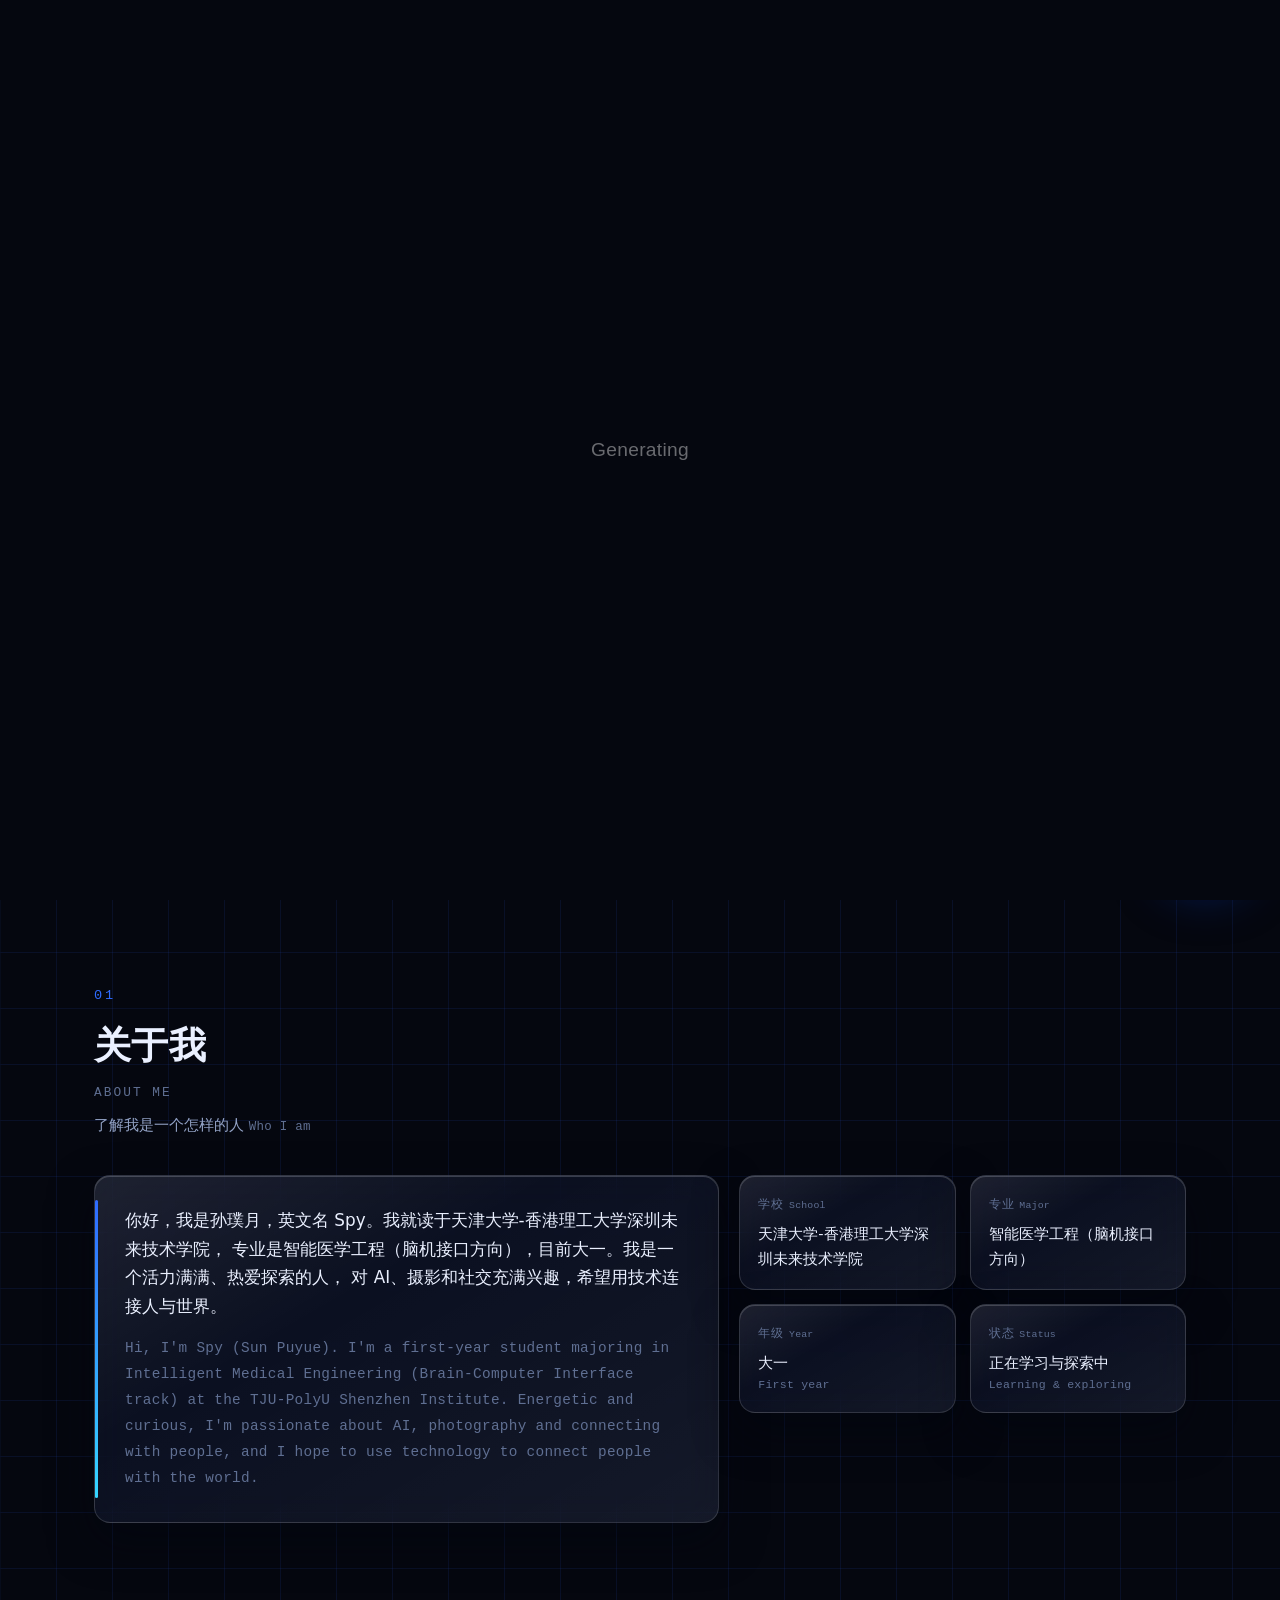
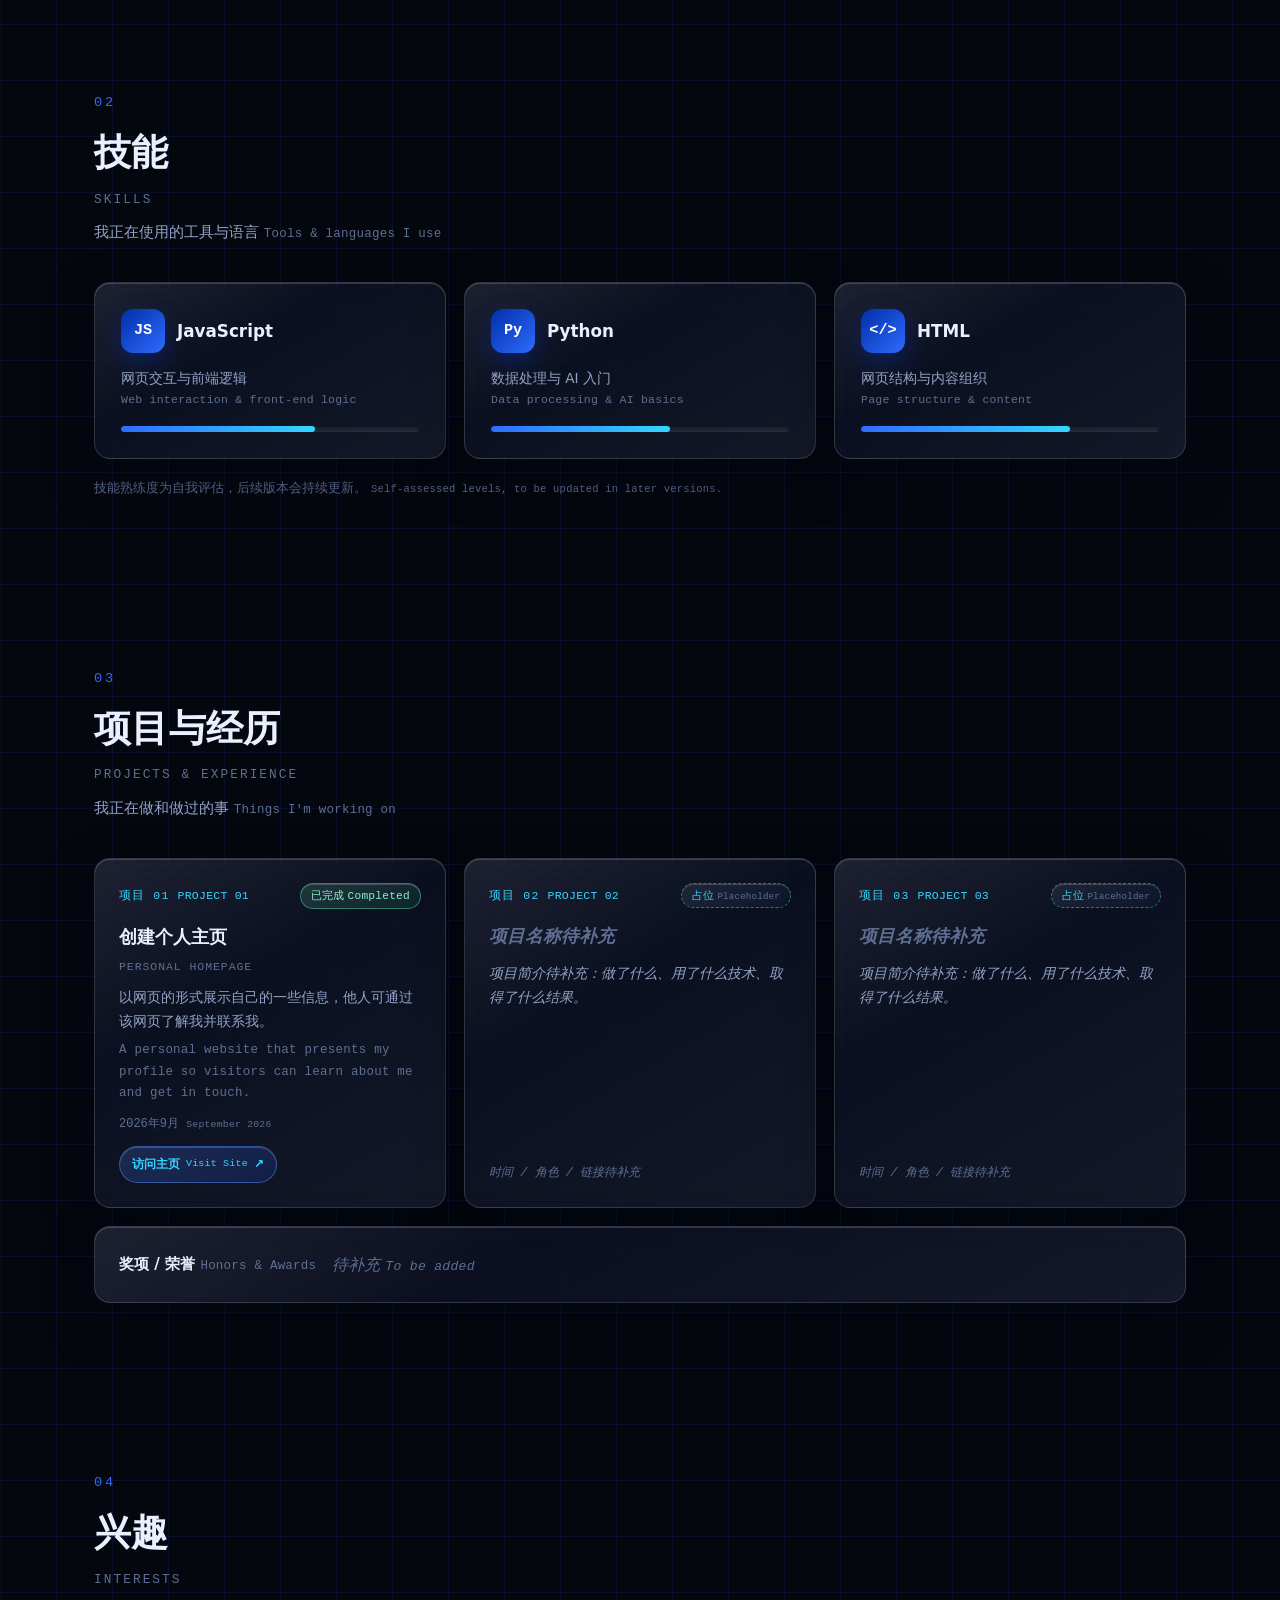
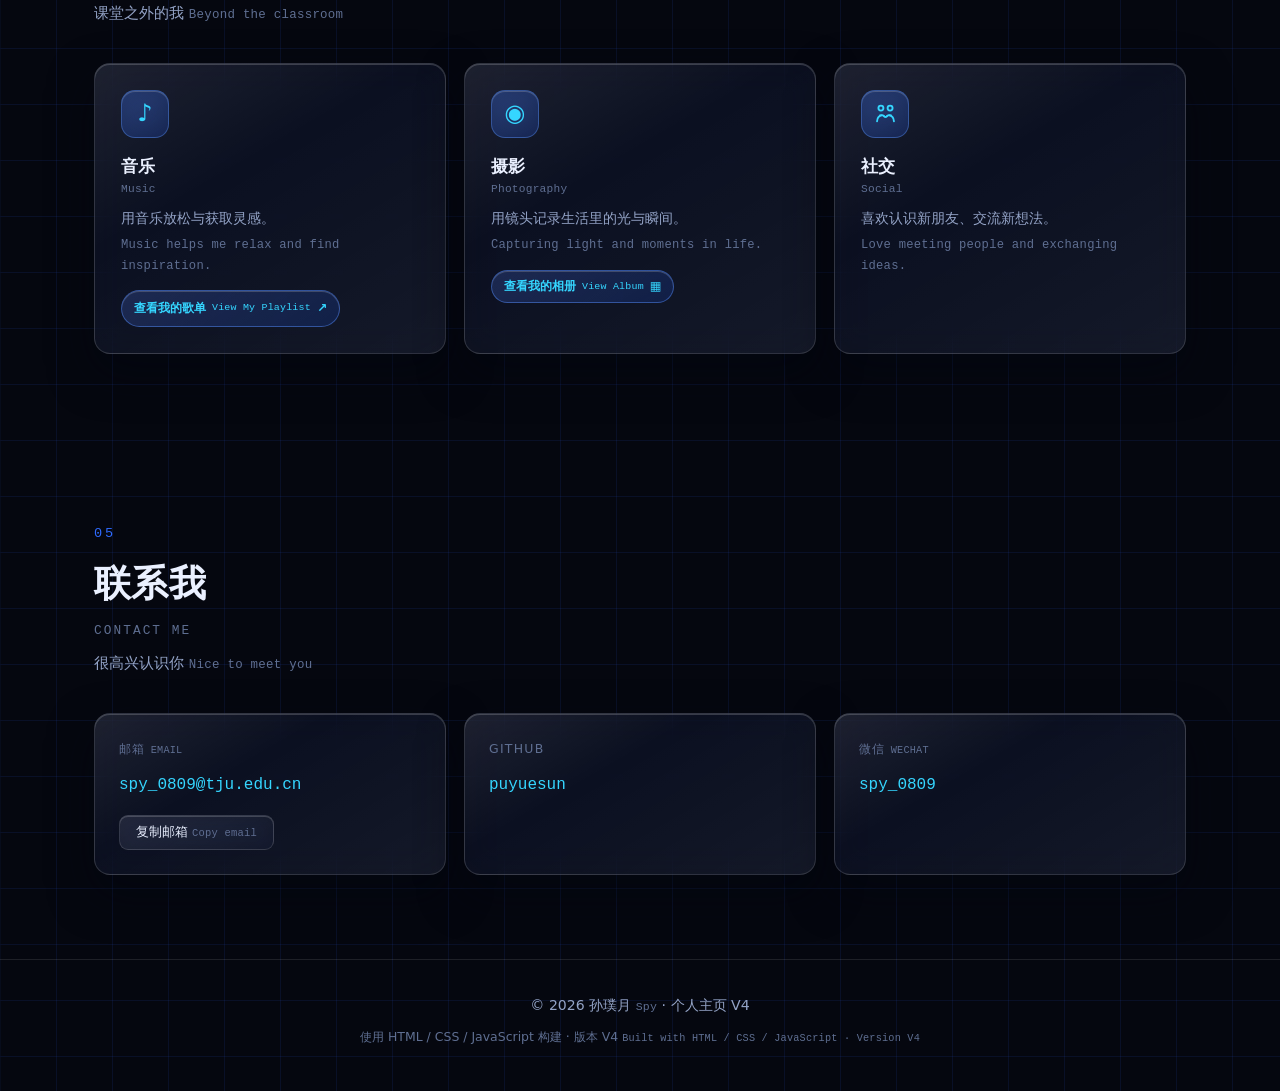
<file: docs/index.html>
<!DOCTYPE html>
<html lang="zh-CN" data-theme="dark">
<head>
  <meta charset="UTF-8" />
  <meta name="viewport" content="width=device-width, initial-scale=1.0" />
  <title>孙璞月 Spy | 个人主页 V4</title>
  <meta name="description" content="孙璞月（Spy）的个人主页 — 天津大学-香港理工大学深圳未来技术学院，智能医学工程（脑机接口方向）大一学生。" />
  <meta name="theme-color" content="#05070f" />
  <script>
    document.documentElement.classList.add("splash-active");
    window.__v4SplashStart = performance.now();
    window.__v4HideSplash = function () {
      var splash = document.getElementById("siteSplash");
      if (!splash || splash.classList.contains("is-hidden")) return;
      splash.classList.add("is-hidden");
      document.documentElement.classList.remove("splash-active");
      window.setTimeout(function () {
        if (splash.parentNode) splash.parentNode.removeChild(splash);
      }, 400);
    };
    window.setTimeout(window.__v4HideSplash, 2000);
    document.addEventListener("DOMContentLoaded", function () {
      if (performance.now() - window.__v4SplashStart >= 2000) window.__v4HideSplash();
    }, { once: true });
    (function () {
      try {
        var savedTheme = localStorage.getItem("spy-theme");
        document.documentElement.setAttribute("data-theme", savedTheme === "light" ? "light" : "dark");
      } catch (error) {
        document.documentElement.setAttribute("data-theme", "dark");
      }
    })();
  </script>
  <style>
    html.splash-active, html.splash-active body { overflow: hidden; }
    #siteSplash { position: fixed; inset: 0; z-index: 9999; display: grid; place-items: center; background: #05070f; opacity: 1; transition: opacity .4s ease; }
    html[data-theme="light"] #siteSplash { background: #f4f8ff; }
    #siteSplash.is-hidden { opacity: 0; pointer-events: none; }
  </style>
  <noscript><style>#siteSplash { display: none !important; } html.splash-active, html.splash-active body { overflow: auto !important; }</style></noscript>
  <link rel="preconnect" href="https://fonts.googleapis.com" />
  <link rel="icon" href="data:image/svg+xml;utf8,%3Csvg xmlns='http://www.w3.org/2000/svg' viewBox='0 0 64 64'%3E%3Crect width='64' height='64' rx='14' fill='%23050a18'/%3E%3Ccircle cx='32' cy='32' r='15' fill='none' stroke='%232f6bff' stroke-width='5'/%3E%3Ccircle cx='32' cy='32' r='5' fill='%238ab4ff'/%3E%3C/svg%3E" />
  <link rel="stylesheet" href="style.V4.css?v=20261008b" />
</head>
<body id="top">
  <!-- V4 opening loader: Uiverse bright-lizard-8 by dexter-st (MIT License) -->
  <div class="site-splash" id="siteSplash" role="status" aria-live="polite" aria-label="正在加载网站 Loading">
    <div class="v4-loader-wrapper" aria-hidden="true">
      <span class="v4-loader-letter">G</span><span class="v4-loader-letter">e</span><span class="v4-loader-letter">n</span><span class="v4-loader-letter">e</span><span class="v4-loader-letter">r</span><span class="v4-loader-letter">a</span><span class="v4-loader-letter">t</span><span class="v4-loader-letter">i</span><span class="v4-loader-letter">n</span><span class="v4-loader-letter">g</span>
      <div class="v4-loader"></div>
    </div>
  </div>

  <!-- 背景装饰 -->
  <!-- 首屏静态网格（V2.2 起仅覆盖首屏区域，保持 V1/V2.1 的首屏观感不变） -->
  <div class="bg-grid" aria-hidden="true"></div>
  <div class="bg-glow" aria-hidden="true"></div>
  <!-- 首屏以外区域的「交互式网格背景」
       （参考 Magic UI Interactive Grid Pattern，改用原生 SVG + 指针追踪实现；
        SVG 内的方格由 script.V4.js?v=20261008b 按容器尺寸动态生成） -->
  <div class="igrid-layer" aria-hidden="true">
    <svg class="igrid" id="interactiveGrid" xmlns="http://www.w3.org/2000/svg" focusable="false"></svg>
  </div>

  <!-- 顶部导航 -->
  <header class="nav" id="nav">
    <div class="nav-inner">
      <a class="brand" href="#top">
        <span class="brand-dot"></span>
        <span class="brand-text">孙璞月 <span class="en">Spy</span></span>
      </a>

      <nav class="nav-links" aria-label="主导航">
        <a href="#top" class="nav-link">首页 <span class="en">Home</span></a>
        <a href="#about" class="nav-link">关于 <span class="en">About</span></a>
        <a href="#skills" class="nav-link">技能 <span class="en">Skills</span></a>
        <a href="#projects" class="nav-link">项目 <span class="en">Projects</span></a>
        <a href="#interests" class="nav-link">兴趣 <span class="en">Interests</span></a>
        <a href="#contact" class="nav-link">联系 <span class="en">Contact</span></a>
      </nav>

      <!-- V2.3：右上角主题开关（原生移植 Uiverse "Switch" by RiccardoRapelli）
           来源：https://uiverse.io/RiccardoRapelli/jolly-chicken-91
           MIT License；保留原组件的太阳、月亮、云和星空结构，选择器改为项目内命名。 -->
      <label class="theme-switch" for="themeSwitch" title="切换深色 / 浅色模式">
        <input id="themeSwitch" type="checkbox" role="switch" aria-label="切换深色 / 浅色模式" aria-checked="true" checked />
        <span class="slider round">
          <span class="sun-moon">
            <svg id="theme-moon-dot-1" class="moon-dot" viewBox="0 0 100 100" aria-hidden="true"><circle cx="50" cy="50" r="50"></circle></svg>
            <svg id="theme-moon-dot-2" class="moon-dot" viewBox="0 0 100 100" aria-hidden="true"><circle cx="50" cy="50" r="50"></circle></svg>
            <svg id="theme-moon-dot-3" class="moon-dot" viewBox="0 0 100 100" aria-hidden="true"><circle cx="50" cy="50" r="50"></circle></svg>
            <svg id="theme-light-ray-1" class="light-ray" viewBox="0 0 100 100" aria-hidden="true"><circle cx="50" cy="50" r="50"></circle></svg>
            <svg id="theme-light-ray-2" class="light-ray" viewBox="0 0 100 100" aria-hidden="true"><circle cx="50" cy="50" r="50"></circle></svg>
            <svg id="theme-light-ray-3" class="light-ray" viewBox="0 0 100 100" aria-hidden="true"><circle cx="50" cy="50" r="50"></circle></svg>
            <svg id="theme-cloud-1" class="cloud-dark" viewBox="0 0 100 100" aria-hidden="true"><circle cx="50" cy="50" r="50"></circle></svg>
            <svg id="theme-cloud-2" class="cloud-dark" viewBox="0 0 100 100" aria-hidden="true"><circle cx="50" cy="50" r="50"></circle></svg>
            <svg id="theme-cloud-3" class="cloud-dark" viewBox="0 0 100 100" aria-hidden="true"><circle cx="50" cy="50" r="50"></circle></svg>
            <svg id="theme-cloud-4" class="cloud-light" viewBox="0 0 100 100" aria-hidden="true"><circle cx="50" cy="50" r="50"></circle></svg>
            <svg id="theme-cloud-5" class="cloud-light" viewBox="0 0 100 100" aria-hidden="true"><circle cx="50" cy="50" r="50"></circle></svg>
            <svg id="theme-cloud-6" class="cloud-light" viewBox="0 0 100 100" aria-hidden="true"><circle cx="50" cy="50" r="50"></circle></svg>
          </span>
          <span class="stars">
            <svg id="theme-star-1" class="star" viewBox="0 0 20 20" aria-hidden="true"><path d="M 0 10 C 10 10,10 10 ,0 10 C 10 10 , 10 10 , 10 20 C 10 10 , 10 10 , 20 10 C 10 10 , 10 10 , 10 0 C 10 10,10 10 ,0 10 Z"></path></svg>
            <svg id="theme-star-2" class="star" viewBox="0 0 20 20" aria-hidden="true"><path d="M 0 10 C 10 10,10 10 ,0 10 C 10 10 , 10 10 , 10 20 C 10 10 , 10 10 , 20 10 C 10 10 , 10 10 , 10 0 C 10 10,10 10 ,0 10 Z"></path></svg>
            <svg id="theme-star-3" class="star" viewBox="0 0 20 20" aria-hidden="true"><path d="M 0 10 C 10 10,10 10 ,0 10 C 10 10 , 10 10 , 10 20 C 10 10 , 10 10 , 20 10 C 10 10 , 10 10 , 10 0 C 10 10,10 10 ,0 10 Z"></path></svg>
            <svg id="theme-star-4" class="star" viewBox="0 0 20 20" aria-hidden="true"><path d="M 0 10 C 10 10,10 10 ,0 10 C 10 10 , 10 10 , 10 20 C 10 10 , 10 10 , 20 10 C 10 10 , 10 10 , 10 0 C 10 10,10 10 ,0 10 Z"></path></svg>
          </span>
        </span>
      </label>
    </div>
  </header>

  <main id="top">
    <!-- 首屏 Hero -->
    <section class="hero" id="hero">
      <!-- 首屏 3D 粒子背景（参考 Magic UI Floating 3D Particles，原生 Canvas 实现） -->
      <div class="hero-bg" aria-hidden="true">
        <canvas class="hero-particles" id="heroParticles"></canvas>
        <div class="hero-bg-fade"></div>
      </div>

      <div class="hero-inner">
        <div class="hero-text">
          <p class="eyebrow">
            <span class="eyebrow-line"></span>
            TJU-PolyU Shenzhen · 智能医学工程 <span class="en">Intelligent Medical Engineering</span>
          </p>

          <h1 class="hero-name">
            孙璞月
            <span class="hero-name-en">Spy</span>
          </h1>

          <p class="hero-tagline">
            一个活力满满、热爱探索的大一学生
            <span class="en">A curious, energetic first-year student who loves to explore.</span>
          </p>

          <ul class="tag-list" aria-label="关键词">
            <li class="tag">AI</li>
            <li class="tag">摄影 <span class="en">Photography</span></li>
            <li class="tag">社交 <span class="en">Social</span></li>
          </ul>

          <div class="hero-actions">
            <!-- 首屏「联系我」：Shimmer Button（Magic UI 组件原生移植，边框扫光） -->
            <a class="btn btn-shimmer" href="#contact">
              <span class="shimmer-spark" aria-hidden="true">
                <span class="shimmer-spark-slide">
                  <span class="shimmer-spark-beam"></span>
                </span>
              </span>
              <span class="btn-label">联系我 <span class="en">Contact Me</span></span>
              <span class="shimmer-highlight" aria-hidden="true"></span>
              <span class="shimmer-backdrop" aria-hidden="true"></span>
            </a>
            <a class="btn btn-ghost" href="#projects">查看项目 <span class="en">View Projects</span></a>
          </div>
        </div>

        <div class="hero-avatar">
          <div class="avatar-frame">
            <!-- 头像占位符：后续替换为真实照片 -->
            <div class="avatar-placeholder" aria-label="头像占位符">
              <span class="avatar-initials">SPY</span>
              <span class="avatar-note">头像占位 <span class="en">Avatar</span></span>
            </div>
          </div>
          <div class="avatar-status">
            <span class="status-dot"></span>
            大一在读 <span class="en">Year 1</span>
          </div>
        </div>
      </div>

      <a href="#about" class="scroll-hint" aria-label="向下滚动到关于我">
        <span>向下滚动 <span class="en">Scroll</span></span>
        <span class="scroll-arrow" aria-hidden="true"></span>
      </a>
    </section>

    <!-- 关于 About -->
    <section class="section" id="about">
      <div class="section-head">
        <p class="section-index">01</p>
        <h2 class="section-title">关于我 <span class="en">About Me</span></h2>
        <p class="section-sub">了解我是一个怎样的人 <span class="en">Who I am</span></p>
      </div>

      <div class="about-grid">
        <div class="card about-card">
          <p class="about-cn">
            你好，我是孙璞月，英文名 Spy。我就读于天津大学-香港理工大学深圳未来技术学院，
            专业是智能医学工程（脑机接口方向），目前大一。我是一个活力满满、热爱探索的人，
            对 AI、摄影和社交充满兴趣，希望用技术连接人与世界。
          </p>
          <p class="about-en en">
            Hi, I'm Spy (Sun Puyue). I'm a first-year student majoring in Intelligent Medical
            Engineering (Brain-Computer Interface track) at the TJU-PolyU Shenzhen Institute.
            Energetic and curious, I'm passionate about AI, photography and connecting with people,
            and I hope to use technology to connect people with the world.
          </p>
        </div>

        <div class="about-facts">
          <div class="card fact">
            <p class="fact-label">学校 <span class="en">School</span></p>
            <p class="fact-value">天津大学-香港理工大学深圳未来技术学院</p>
          </div>
          <div class="card fact">
            <p class="fact-label">专业 <span class="en">Major</span></p>
            <p class="fact-value">智能医学工程（脑机接口方向）</p>
          </div>
          <div class="card fact">
            <p class="fact-label">年级 <span class="en">Year</span></p>
            <p class="fact-value">大一 <span class="en">First year</span></p>
          </div>
          <div class="card fact">
            <p class="fact-label">状态 <span class="en">Status</span></p>
            <p class="fact-value">正在学习与探索中 <span class="en">Learning & exploring</span></p>
          </div>
        </div>
      </div>
    </section>

    <!-- 技能 Skills -->
    <section class="section" id="skills">
      <div class="section-head">
        <p class="section-index">02</p>
        <h2 class="section-title">技能 <span class="en">Skills</span></h2>
        <p class="section-sub">我正在使用的工具与语言 <span class="en">Tools & languages I use</span></p>
      </div>

      <div class="skill-grid">
        <div class="card skill-card">
          <div class="skill-top">
            <span class="skill-icon">JS</span>
            <span class="skill-name">JavaScript</span>
          </div>
          <p class="skill-desc">网页交互与前端逻辑 <span class="en">Web interaction & front-end logic</span></p>
          <div class="skill-bar"><span style="width: 65%"></span></div>
        </div>

        <div class="card skill-card">
          <div class="skill-top">
            <span class="skill-icon">Py</span>
            <span class="skill-name">Python</span>
          </div>
          <p class="skill-desc">数据处理与 AI 入门 <span class="en">Data processing & AI basics</span></p>
          <div class="skill-bar"><span style="width: 60%"></span></div>
        </div>

        <div class="card skill-card">
          <div class="skill-top">
            <span class="skill-icon">&lt;/&gt;</span>
            <span class="skill-name">HTML</span>
          </div>
          <p class="skill-desc">网页结构与内容组织 <span class="en">Page structure & content</span></p>
          <div class="skill-bar"><span style="width: 70%"></span></div>
        </div>
      </div>

      <p class="note">技能熟练度为自我评估，后续版本会持续更新。 <span class="en">Self-assessed levels, to be updated in later versions.</span></p>
    </section>

    <!-- 项目 Projects -->
    <section class="section" id="projects">
      <div class="section-head">
        <p class="section-index">03</p>
        <h2 class="section-title">项目与经历 <span class="en">Projects & Experience</span></h2>
        <p class="section-sub">我正在做和做过的事 <span class="en">Things I'm working on</span></p>
      </div>

      <div class="project-grid">
        <article class="card project-card">
          <div class="project-head">
            <span class="project-badge">项目 01 <span class="en">Project 01</span></span>
            <span class="project-status">已完成 <span class="en">Completed</span></span>
          </div>
          <h3 class="project-title">创建个人主页 <span class="en">Personal Homepage</span></h3>
          <p class="project-desc">以网页的形式展示自己的一些信息，他人可通过该网页了解我并联系我。<span class="en">A personal website that presents my profile so visitors can learn about me and get in touch.</span></p>
          <p class="project-meta">2026年9月 <span class="en">September 2026</span></p>
          <a class="project-link" href="https://puyuesun.github.io/spy-personal-homepage/" target="_blank" rel="noopener noreferrer" aria-label="访问创建个人主页项目">访问主页 <span class="en">Visit Site</span> <span aria-hidden="true">↗</span></a>
        </article>

        <article class="card project-card">
          <div class="project-head">
            <span class="project-badge">项目 02 <span class="en">Project 02</span></span>
            <span class="placeholder-tag">占位 <span class="en">Placeholder</span></span>
          </div>
          <h3 class="project-title placeholder-text">项目名称待补充</h3>
          <p class="project-desc placeholder-text">项目简介待补充：做了什么、用了什么技术、取得了什么结果。</p>
          <p class="project-meta placeholder-text">时间 / 角色 / 链接待补充</p>
        </article>

        <article class="card project-card">
          <div class="project-head">
            <span class="project-badge">项目 03 <span class="en">Project 03</span></span>
            <span class="placeholder-tag">占位 <span class="en">Placeholder</span></span>
          </div>
          <h3 class="project-title placeholder-text">项目名称待补充</h3>
          <p class="project-desc placeholder-text">项目简介待补充：做了什么、用了什么技术、取得了什么结果。</p>
          <p class="project-meta placeholder-text">时间 / 角色 / 链接待补充</p>
        </article>
      </div>

      <div class="card honor-card">
        <p class="honor-label">奖项 / 荣誉 <span class="en">Honors & Awards</span></p>
        <p class="placeholder-text">待补充 <span class="en">To be added</span></p>
      </div>
    </section>

    <!-- 兴趣 Interests -->
    <section class="section" id="interests">
      <div class="section-head">
        <p class="section-index">04</p>
        <h2 class="section-title">兴趣 <span class="en">Interests</span></h2>
        <p class="section-sub">课堂之外的我 <span class="en">Beyond the classroom</span></p>
      </div>

      <div class="interest-grid">
        <div class="card interest-card">
          <span class="interest-emoji" aria-hidden="true">♪</span>
          <h3>音乐 <span class="en">Music</span></h3>
          <p>用音乐放松与获取灵感。 <span class="en">Music helps me relax and find inspiration.</span></p>
          <a class="interest-link" href="https://c6.y.qq.com/base/fcgi-bin/u?__=6DHcEl9r97nF" target="_blank" rel="noopener noreferrer" aria-label="在新窗口打开我的 QQ 音乐歌单">查看我的歌单 <span class="en">View My Playlist</span> <span aria-hidden="true">↗</span></a>
        </div>
        <div class="card interest-card">
          <span class="interest-emoji" aria-hidden="true">◉</span>
          <h3>摄影 <span class="en">Photography</span></h3>
          <p>用镜头记录生活里的光与瞬间。 <span class="en">Capturing light and moments in life.</span></p>
          <button class="interest-link album-open" id="albumOpen" type="button" aria-haspopup="dialog" aria-controls="albumDialog">查看我的相册 <span class="en">View Album</span> <span aria-hidden="true">▦</span></button>
        </div>
        <div class="card interest-card">
          <span class="interest-emoji interest-emoji--social" aria-hidden="true">
            <svg viewBox="0 0 24 24" width="25" height="25" fill="none" stroke="currentColor" stroke-width="1.8" stroke-linecap="round" stroke-linejoin="round">
              <circle cx="7.6" cy="6.8" r="2.4"/><circle cx="16.4" cy="6.8" r="2.4"/>
              <path d="M3.9 19.5c.2-3.4 1.6-5.5 4.6-5.7"/><path d="M20.1 19.5c-.2-3.4-1.6-5.5-4.6-5.7"/>
              <path d="M6.7 13.9c1.5-.6 3-.3 4.1.8"/><path d="M17.3 13.9c-1.5-.6-3-.3-4.1.8"/>
              <path d="M10.8 14.7c.7.7 1.7.7 2.4 0"/>
            </svg>
          </span>
          <h3>社交 <span class="en">Social</span></h3>
          <p>喜欢认识新朋友、交流新想法。 <span class="en">Love meeting people and exchanging ideas.</span></p>
        </div>
      </div>
    </section>

    <!-- 联系 Contact -->
    <section class="section" id="contact">
      <div class="section-head">
        <p class="section-index">05</p>
        <h2 class="section-title">联系我 <span class="en">Contact Me</span></h2>
        <p class="section-sub">很高兴认识你 <span class="en">Nice to meet you</span></p>
      </div>

      <div class="contact-grid">
        <div class="card contact-card">
          <p class="contact-label">邮箱 <span class="en">Email</span></p>
          <a class="contact-value" href="mailto:spy_0809@tju.edu.cn">spy_0809@tju.edu.cn</a>
          <button class="copy-btn" id="copyEmail" data-email="spy_0809@tju.edu.cn" type="button">
            复制邮箱 <span class="en">Copy email</span>
          </button>
        </div>

        <div class="card contact-card">
          <p class="contact-label">GitHub</p>
          <a class="contact-value" href="https://github.com/puyuesun" target="_blank" rel="noopener noreferrer">puyuesun</a>
        </div>

        <div class="card contact-card">
          <p class="contact-label">微信 <span class="en">WeChat</span></p>
          <span class="contact-value">spy_0809</span>
        </div>
      </div>
    </section>
  </main>

  <footer class="footer">
    <p>© <span id="year">2026</span> 孙璞月 <span class="en">Spy</span> · 个人主页 V4</p>
    <p class="footer-sub">使用 HTML / CSS / JavaScript 构建 · 版本 V4 <span class="en">Built with HTML / CSS / JavaScript · Version V4</span></p>
  </footer>



  <!-- V4 相册弹窗：本地相册照片，支持前后切换与缩略图 -->
  <dialog class="album-dialog" id="albumDialog" aria-labelledby="albumTitle">
    <div class="album-shell">
      <header class="album-head">
        <div>
          <p class="album-kicker">PHOTO ALBUM</p>
          <h2 class="album-title" id="albumTitle">我的相册 <span class="en">My Album</span></h2>
        </div>
        <button class="album-close" id="albumClose" type="button" aria-label="关闭相册">×</button>
      </header>

      <div class="album-stage">
        <button class="album-nav album-nav--prev" id="albumPrev" type="button" aria-label="上一张照片">‹</button>
        <figure class="album-figure">
          <img class="album-photo" id="albumPhoto" src="album/album_01.V4.jpg" alt="孙璞月的相册照片 1" />
          <figcaption class="album-meta">
            <span id="albumCounter">1 / 5</span>
            <span id="albumCaption">相册照片 01 <span class="en">Album photo 01</span></span>
          </figcaption>
        </figure>
        <button class="album-nav album-nav--next" id="albumNext" type="button" aria-label="下一张照片">›</button>
      </div>

      <div class="album-thumbs" id="albumThumbs" aria-label="相册缩略图">
          <button class="album-thumb is-active" type="button" data-album-index="0" data-full="album/album_01.V4.jpg" data-alt="孙璞月的相册照片 1" aria-label="查看第 1 张照片" aria-pressed="true">
            <img src="album/album_01_thumb.V4.jpg" alt="" loading="lazy" />
          </button>
          <button class="album-thumb" type="button" data-album-index="1" data-full="album/album_02.V4.jpg" data-alt="孙璞月的相册照片 2" aria-label="查看第 2 张照片" aria-pressed="false">
            <img src="album/album_02_thumb.V4.jpg" alt="" loading="lazy" />
          </button>
          <button class="album-thumb" type="button" data-album-index="2" data-full="album/album_03.V4.jpg" data-alt="孙璞月的相册照片 3" aria-label="查看第 3 张照片" aria-pressed="false">
            <img src="album/album_03_thumb.V4.jpg" alt="" loading="lazy" />
          </button>
          <button class="album-thumb" type="button" data-album-index="3" data-full="album/album_04.V4.jpg" data-alt="孙璞月的相册照片 4" aria-label="查看第 4 张照片" aria-pressed="false">
            <img src="album/album_04_thumb.V4.jpg" alt="" loading="lazy" />
          </button>
          <button class="album-thumb" type="button" data-album-index="4" data-full="album/album_05.V4.jpg" data-alt="孙璞月的相册照片 5" aria-label="查看第 5 张照片" aria-pressed="false">
            <img src="album/album_05_thumb.V4.jpg" alt="" loading="lazy" />
          </button>
      </div>
    </div>
  </dialog>

  <!-- V4 数字分身入口：与 Feedback 形成右下角竖向入口栈 -->
  <button class="twin-fab" id="twinFab" type="button" aria-haspopup="dialog" aria-controls="twinDialog" aria-label="打开小月 AI 数字分身">
    <span class="twin-fab__orbit" aria-hidden="true"></span>
    <span class="twin-fab__core" aria-hidden="true">
      <span class="twin-fab__glyph">月</span>
      <span class="twin-fab__pulse"></span>
    </span>
    <span class="twin-fab__label" aria-hidden="true">问问小月</span>
  </button>

  <!-- V4 数字分身聊天窗：顶部使用 Q 版人物，支持眨眼 / 思考 / 说话 / 离线状态 -->
  <dialog class="twin-dialog" id="twinDialog" aria-labelledby="twinTitle">
    <div class="twin-shell">
      <header class="twin-header">
        <button class="twin-close" id="twinClose" type="button" aria-label="关闭数字分身">×</button>
        <div class="twin-avatar" id="twinAvatar" data-state="idle">
          <div class="twin-avatar__portrait">
            <img class="twin-avatar__image twin-avatar__image--open" src="avatar_xiaoyue_open.V4.png?v=20261008b" alt="小月的 Q 版形象" draggable="false" />
            <img class="twin-avatar__image twin-avatar__image--blink" src="avatar_xiaoyue_blink.V4.png?v=20261008b" alt="" aria-hidden="true" draggable="false" />
            <div class="twin-avatar__thinking" aria-hidden="true"><i></i><i></i><i></i></div>
          </div>
          <div class="twin-avatar__status" id="twinAvatarStatus">在线 · 资料速答模式</div>
        </div>
        <div class="twin-heading">
          <p class="twin-kicker">AI DIGITAL TWIN</p>
          <h2 class="twin-title" id="twinTitle">小月 <span>Xiaoyue</span></h2>
          <p class="twin-subtitle">孙璞月的 AI 数字分身 · 第一人称介绍</p>
        </div>
      </header>

      <div class="twin-notice">
        <strong>AI 提示</strong>
        <span>我不是本人实时回复，也不能代表她作出承诺。</span>
      </div>

      <div class="twin-messages" id="twinMessages" role="log" aria-live="polite" aria-relevant="additions text"></div>

      <div class="twin-suggestions" id="twinSuggestions" aria-label="建议问题"></div>

      <form class="twin-form" id="twinForm" novalidate>
        <label class="twin-input-label" for="twinInput">问小月 Ask Xiaoyue</label>
        <div class="twin-input-shell">
          <textarea id="twinInput" name="message" maxlength="500" rows="2" placeholder="例如：你在学习什么？ / What are you studying?" aria-describedby="twinCount twinStatus"></textarea>
          <button class="twin-send" id="twinSend" type="submit" aria-label="发送消息">
            <span aria-hidden="true">↑</span>
          </button>
        </div>
        <div class="twin-meta">
          <span id="twinCount">0 / 500</span>
          <span id="twinStatus" role="status" aria-live="polite"></span>
        </div>
      </form>
    </div>
  </dialog>
  <!-- V3 反馈入口：原生移植 Uiverse fresh-goose-83，并按要求改成站内克莱因蓝体系 -->
  <button class="feedback-fab" id="feedbackFab" type="button" aria-haspopup="dialog" aria-controls="feedbackDialog" aria-label="打开意见反馈">
    <span class="feedback-fab__text" aria-hidden="true">
      <span style="--index: 0;">F</span><span style="--index: 1;">E</span><span style="--index: 2;">E</span><span style="--index: 3;">D</span>
      <span style="--index: 4;">B</span><span style="--index: 5;">A</span><span style="--index: 6;">C</span><span style="--index: 7;">K</span>
      <span style="--index: 8;">•</span><span style="--index: 9;">F</span><span style="--index: 10;">E</span><span style="--index: 11;">E</span>
      <span style="--index: 12;">D</span><span style="--index: 13;">B</span><span style="--index: 14;">A</span><span style="--index: 15;">C</span>
      <span style="--index: 16;">K</span><span style="--index: 17;">•</span>
    </span>
    <span class="feedback-fab__circle">
      <span class="feedback-fab__icon feedback-fab__icon--arrow" aria-hidden="true">↗</span>
      <span class="feedback-fab__icon feedback-fab__icon--label" aria-hidden="true">意见反馈</span>
    </span>
  </button>

  <!-- V3 反馈弹窗：结构参考 quiet-turkey-90，背景参考 brave-dog-61，输入框参考 curvy-earwig-22 -->
  <dialog class="feedback-dialog" id="feedbackDialog" aria-labelledby="feedbackTitle">
    <div class="feedback-card">
      <button class="feedback-close" id="feedbackClose" type="button" aria-label="关闭意见反馈">×</button>

      <header class="feedback-head">
        <p class="feedback-kicker">FEEDBACK</p>
        <h2 class="feedback-title" id="feedbackTitle">意见反馈 <span class="en">Share your feedback</span></h2>
        <p class="feedback-sub">你的意见会帮助我继续改进这个页面。<br /><span class="en">Your feedback helps me improve this page.</span></p>
      </header>

      <form class="feedback-form" id="feedbackForm" novalidate>
        <label class="feedback-label" for="feedbackMessage">
          反馈内容 <span class="en">Message</span>
          <span class="feedback-required">必填 Required</span>
        </label>

        <div class="feedback-input-shell" id="feedbackInputShell">
          <div class="feedback-input-glow" aria-hidden="true"></div>
          <div class="feedback-input-main">
            <textarea id="feedbackMessage" name="message" maxlength="1000" required placeholder="写下你的意见或建议… / Write your feedback…" aria-describedby="feedbackCount feedbackStatus"></textarea>
          </div>
        </div>

        <div class="feedback-meta">
          <span id="feedbackCount">0 / 1000</span>
          <span>内容仅用于改进主页 / Used only to improve this site</span>
        </div>

        <p class="feedback-status" id="feedbackStatus" role="status" aria-live="polite"></p>

        <button class="feedback-submit" id="feedbackSubmit" type="submit">
          <span class="feedback-submit__text">提交反馈 <span class="en">Submit</span></span>
          <span class="feedback-submit__icon" aria-hidden="true">↗</span>
        </button>
      </form>
    </div>
  </dialog>

  <script src="config.V4.js?v=20261008b"></script>
  <script src="script.V4.js?v=20261008b"></script>
</body>
</html>
</file>
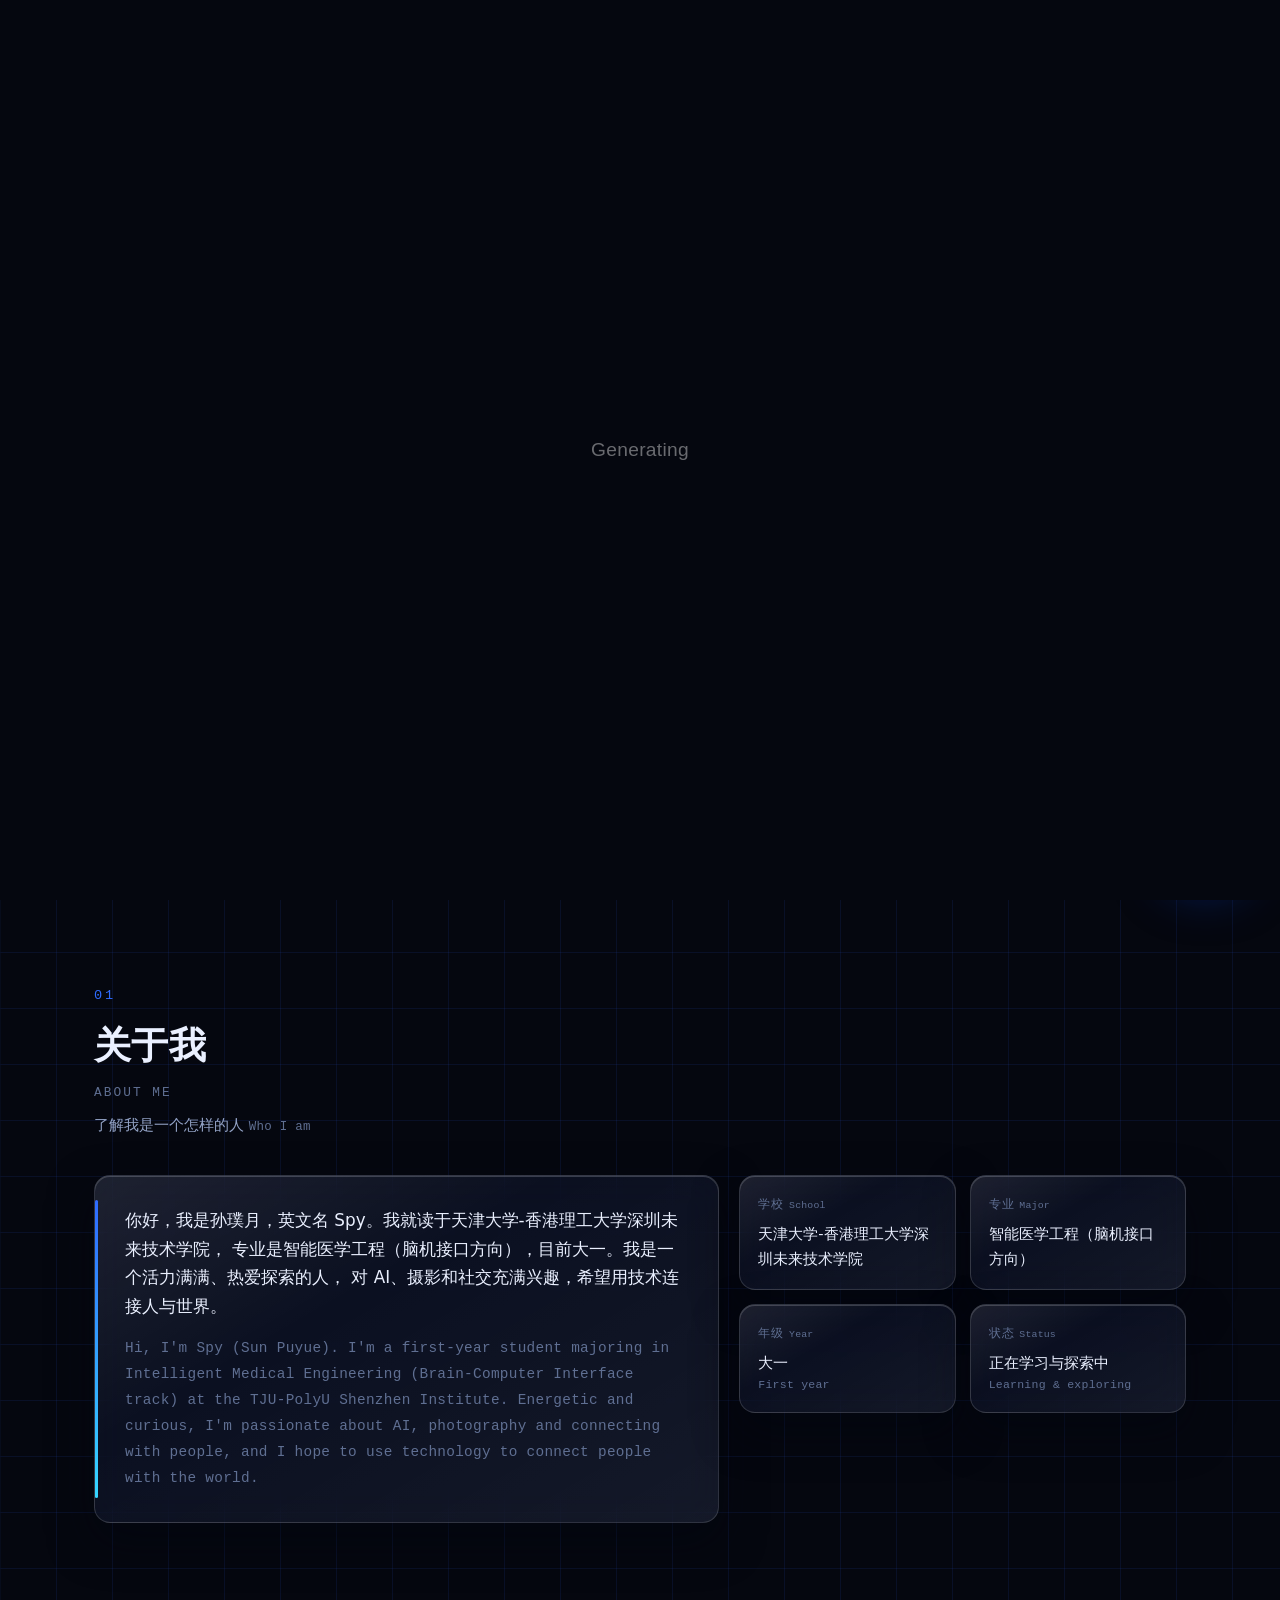
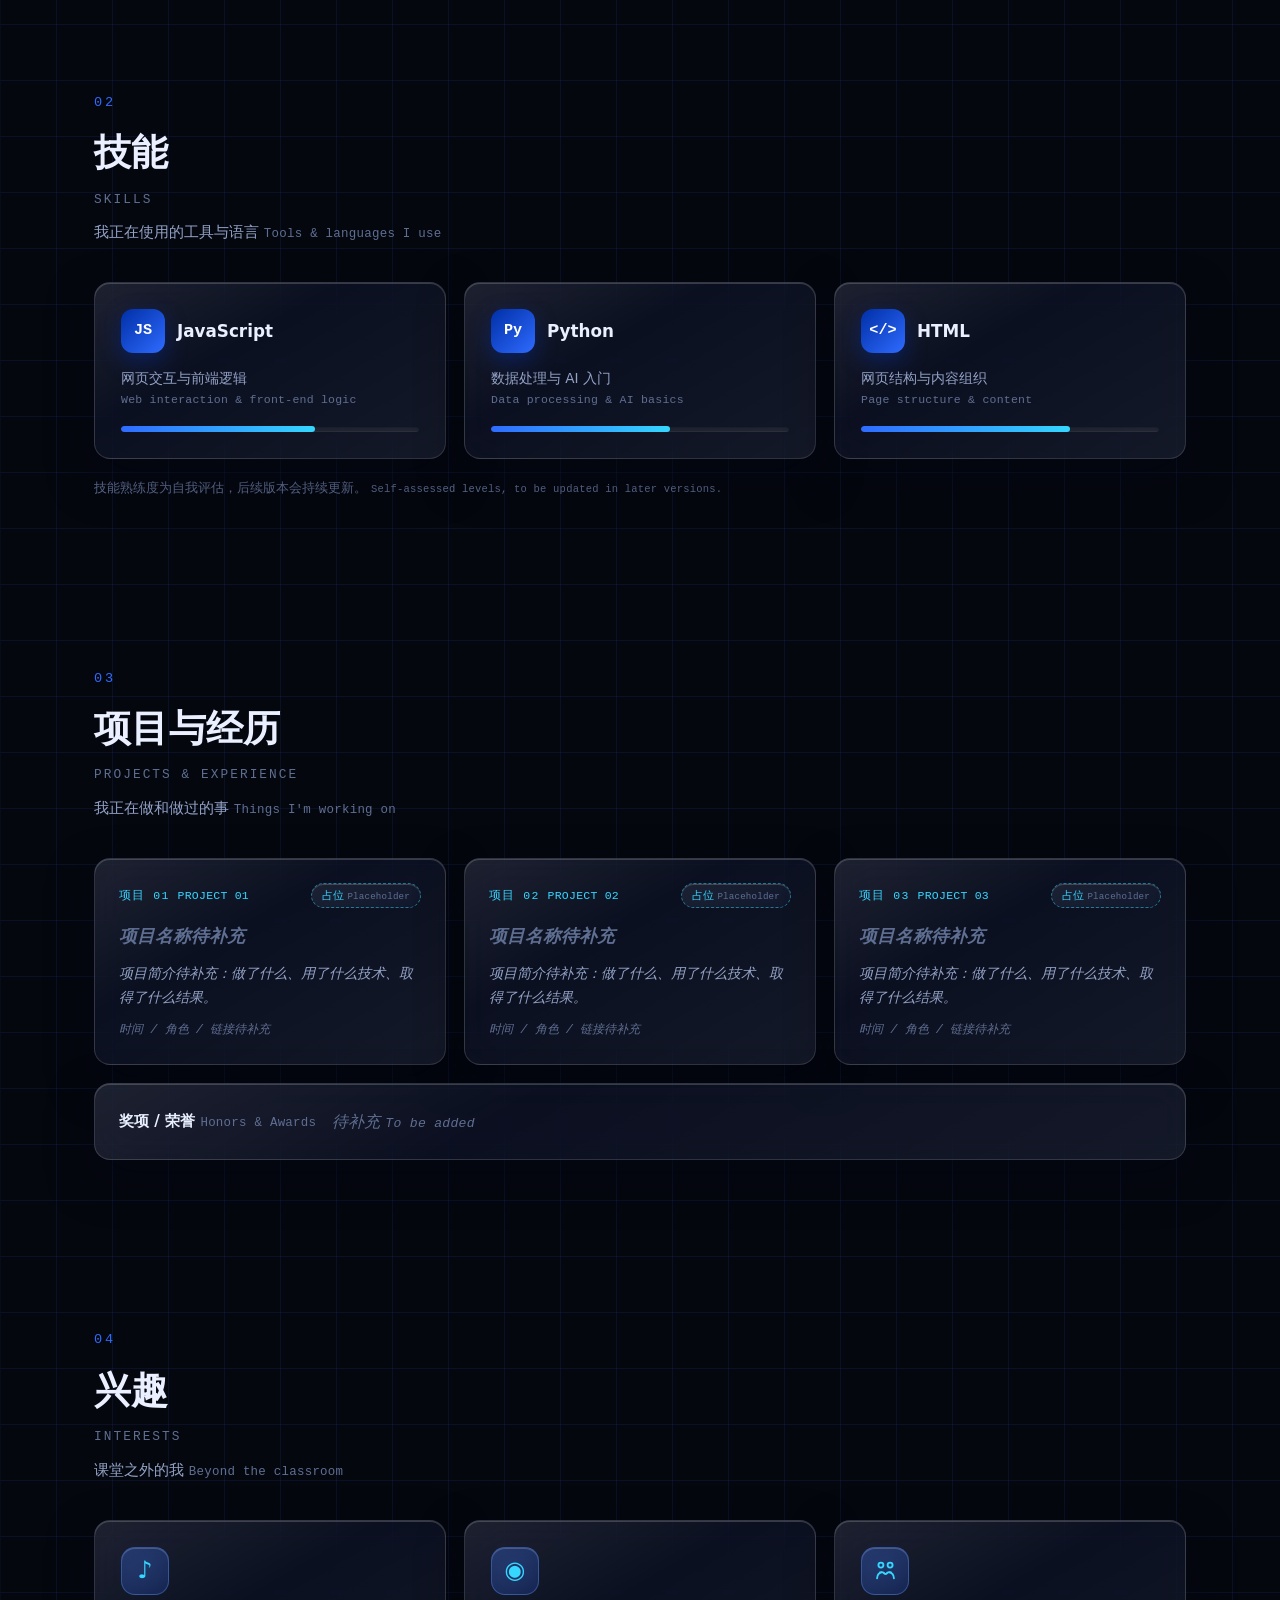
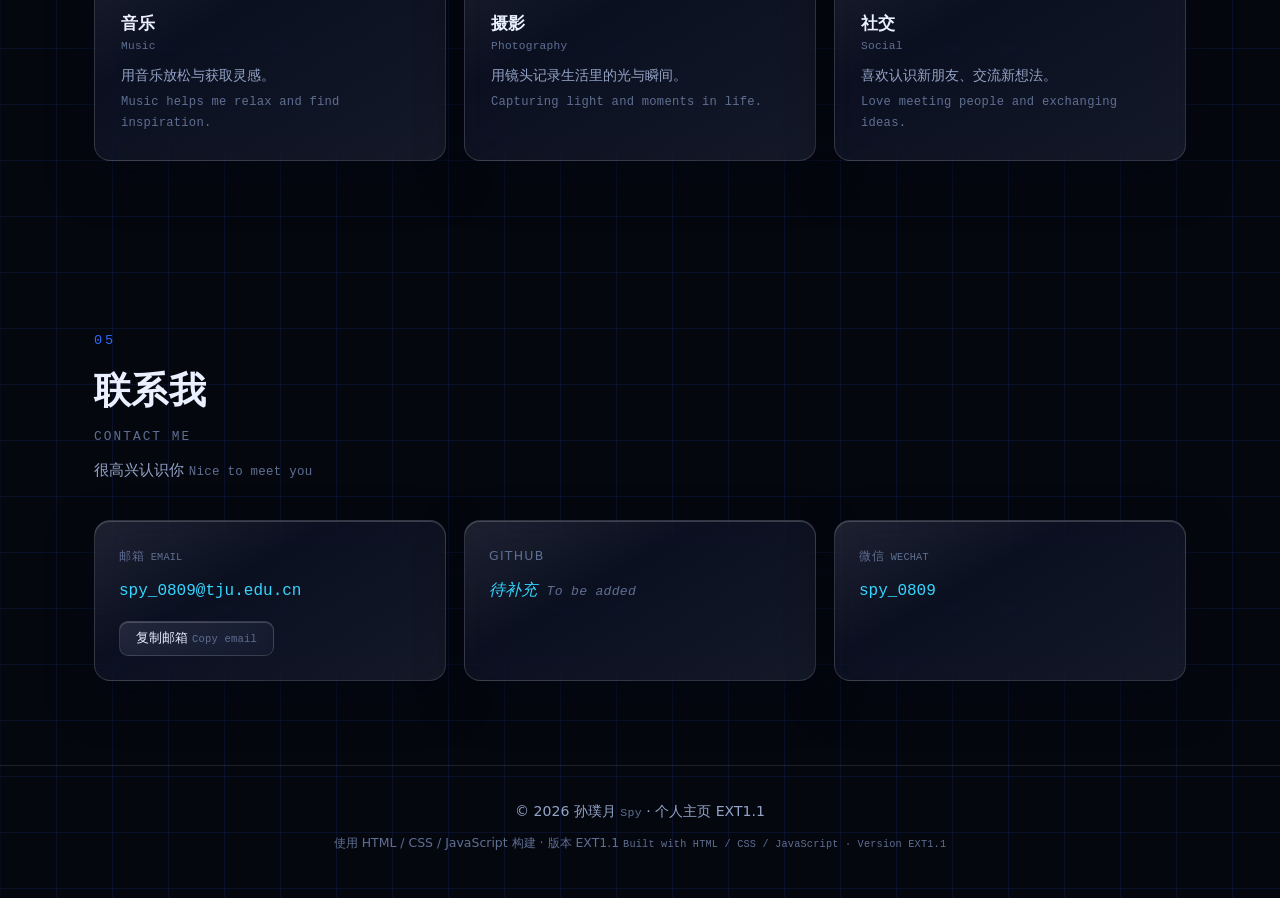
<file: docs/index.EXT1.1.html>
<!DOCTYPE html>
<html lang="zh-CN" data-theme="dark">
<head>
  <meta charset="UTF-8" />
  <meta name="viewport" content="width=device-width, initial-scale=1.0" />
  <title>孙璞月 Spy | 个人主页 EXT1.1</title>
  <meta name="description" content="孙璞月（Spy）的个人主页 — 天津大学-香港理工大学深圳未来技术学院，智能医学工程（脑机接口方向）大一学生。" />
  <meta name="theme-color" content="#05070f" />
  <script>
    document.documentElement.classList.add("splash-active");
    window.__ext11SplashStart = performance.now();
    window.__ext11HideSplash = function () {
      var splash = document.getElementById("siteSplash");
      if (!splash || splash.classList.contains("is-hidden")) return;
      splash.classList.add("is-hidden");
      document.documentElement.classList.remove("splash-active");
      window.setTimeout(function () {
        if (splash.parentNode) splash.parentNode.removeChild(splash);
      }, 400);
    };
    window.setTimeout(window.__ext11HideSplash, 2000);
    document.addEventListener("DOMContentLoaded", function () {
      if (performance.now() - window.__ext11SplashStart >= 2000) window.__ext11HideSplash();
    }, { once: true });
    (function () {
      try {
        var savedTheme = localStorage.getItem("spy-theme");
        document.documentElement.setAttribute("data-theme", savedTheme === "light" ? "light" : "dark");
      } catch (error) {
        document.documentElement.setAttribute("data-theme", "dark");
      }
    })();
  </script>
  <style>
    html.splash-active, html.splash-active body { overflow: hidden; }
    #siteSplash { position: fixed; inset: 0; z-index: 9999; display: grid; place-items: center; background: #05070f; opacity: 1; transition: opacity .4s ease; }
    html[data-theme="light"] #siteSplash { background: #f4f8ff; }
    #siteSplash.is-hidden { opacity: 0; pointer-events: none; }
  </style>
  <noscript><style>#siteSplash { display: none !important; } html.splash-active, html.splash-active body { overflow: auto !important; }</style></noscript>
  <link rel="preconnect" href="https://fonts.googleapis.com" />
  <link rel="icon" href="data:image/svg+xml;utf8,%3Csvg xmlns='http://www.w3.org/2000/svg' viewBox='0 0 64 64'%3E%3Crect width='64' height='64' rx='14' fill='%23050a18'/%3E%3Ccircle cx='32' cy='32' r='15' fill='none' stroke='%232f6bff' stroke-width='5'/%3E%3Ccircle cx='32' cy='32' r='5' fill='%238ab4ff'/%3E%3C/svg%3E" />
  <link rel="stylesheet" href="style.EXT1.1.css?v=20260924f" />
</head>
<body id="top">
  <!-- EXT1.1 opening loader: Uiverse bright-lizard-8 by dexter-st (MIT License) -->
  <div class="site-splash" id="siteSplash" role="status" aria-live="polite" aria-label="正在加载网站 Loading">
    <div class="ext11-loader-wrapper" aria-hidden="true">
      <span class="ext11-loader-letter">G</span><span class="ext11-loader-letter">e</span><span class="ext11-loader-letter">n</span><span class="ext11-loader-letter">e</span><span class="ext11-loader-letter">r</span><span class="ext11-loader-letter">a</span><span class="ext11-loader-letter">t</span><span class="ext11-loader-letter">i</span><span class="ext11-loader-letter">n</span><span class="ext11-loader-letter">g</span>
      <div class="ext11-loader"></div>
    </div>
  </div>

  <!-- 背景装饰 -->
  <!-- 首屏静态网格（V2.2 起仅覆盖首屏区域，保持 V1/V2.1 的首屏观感不变） -->
  <div class="bg-grid" aria-hidden="true"></div>
  <div class="bg-glow" aria-hidden="true"></div>
  <!-- 首屏以外区域的「交互式网格背景」
       （参考 Magic UI Interactive Grid Pattern，改用原生 SVG + 指针追踪实现；
        SVG 内的方格由 script.EXT1.1.js?v=20260924f 按容器尺寸动态生成） -->
  <div class="igrid-layer" aria-hidden="true">
    <svg class="igrid" id="interactiveGrid" xmlns="http://www.w3.org/2000/svg" focusable="false"></svg>
  </div>

  <!-- 顶部导航 -->
  <header class="nav" id="nav">
    <div class="nav-inner">
      <a class="brand" href="#top">
        <span class="brand-dot"></span>
        <span class="brand-text">孙璞月 <span class="en">Spy</span></span>
      </a>

      <nav class="nav-links" aria-label="主导航">
        <a href="#top" class="nav-link">首页 <span class="en">Home</span></a>
        <a href="#about" class="nav-link">关于 <span class="en">About</span></a>
        <a href="#skills" class="nav-link">技能 <span class="en">Skills</span></a>
        <a href="#projects" class="nav-link">项目 <span class="en">Projects</span></a>
        <a href="#interests" class="nav-link">兴趣 <span class="en">Interests</span></a>
        <a href="#contact" class="nav-link">联系 <span class="en">Contact</span></a>
      </nav>

      <!-- V2.3：右上角主题开关（原生移植 Uiverse "Switch" by RiccardoRapelli）
           来源：https://uiverse.io/RiccardoRapelli/jolly-chicken-91
           MIT License；保留原组件的太阳、月亮、云和星空结构，选择器改为项目内命名。 -->
      <label class="theme-switch" for="themeSwitch" title="切换深色 / 浅色模式">
        <input id="themeSwitch" type="checkbox" role="switch" aria-label="切换深色 / 浅色模式" aria-checked="true" checked />
        <span class="slider round">
          <span class="sun-moon">
            <svg id="theme-moon-dot-1" class="moon-dot" viewBox="0 0 100 100" aria-hidden="true"><circle cx="50" cy="50" r="50"></circle></svg>
            <svg id="theme-moon-dot-2" class="moon-dot" viewBox="0 0 100 100" aria-hidden="true"><circle cx="50" cy="50" r="50"></circle></svg>
            <svg id="theme-moon-dot-3" class="moon-dot" viewBox="0 0 100 100" aria-hidden="true"><circle cx="50" cy="50" r="50"></circle></svg>
            <svg id="theme-light-ray-1" class="light-ray" viewBox="0 0 100 100" aria-hidden="true"><circle cx="50" cy="50" r="50"></circle></svg>
            <svg id="theme-light-ray-2" class="light-ray" viewBox="0 0 100 100" aria-hidden="true"><circle cx="50" cy="50" r="50"></circle></svg>
            <svg id="theme-light-ray-3" class="light-ray" viewBox="0 0 100 100" aria-hidden="true"><circle cx="50" cy="50" r="50"></circle></svg>
            <svg id="theme-cloud-1" class="cloud-dark" viewBox="0 0 100 100" aria-hidden="true"><circle cx="50" cy="50" r="50"></circle></svg>
            <svg id="theme-cloud-2" class="cloud-dark" viewBox="0 0 100 100" aria-hidden="true"><circle cx="50" cy="50" r="50"></circle></svg>
            <svg id="theme-cloud-3" class="cloud-dark" viewBox="0 0 100 100" aria-hidden="true"><circle cx="50" cy="50" r="50"></circle></svg>
            <svg id="theme-cloud-4" class="cloud-light" viewBox="0 0 100 100" aria-hidden="true"><circle cx="50" cy="50" r="50"></circle></svg>
            <svg id="theme-cloud-5" class="cloud-light" viewBox="0 0 100 100" aria-hidden="true"><circle cx="50" cy="50" r="50"></circle></svg>
            <svg id="theme-cloud-6" class="cloud-light" viewBox="0 0 100 100" aria-hidden="true"><circle cx="50" cy="50" r="50"></circle></svg>
          </span>
          <span class="stars">
            <svg id="theme-star-1" class="star" viewBox="0 0 20 20" aria-hidden="true"><path d="M 0 10 C 10 10,10 10 ,0 10 C 10 10 , 10 10 , 10 20 C 10 10 , 10 10 , 20 10 C 10 10 , 10 10 , 10 0 C 10 10,10 10 ,0 10 Z"></path></svg>
            <svg id="theme-star-2" class="star" viewBox="0 0 20 20" aria-hidden="true"><path d="M 0 10 C 10 10,10 10 ,0 10 C 10 10 , 10 10 , 10 20 C 10 10 , 10 10 , 20 10 C 10 10 , 10 10 , 10 0 C 10 10,10 10 ,0 10 Z"></path></svg>
            <svg id="theme-star-3" class="star" viewBox="0 0 20 20" aria-hidden="true"><path d="M 0 10 C 10 10,10 10 ,0 10 C 10 10 , 10 10 , 10 20 C 10 10 , 10 10 , 20 10 C 10 10 , 10 10 , 10 0 C 10 10,10 10 ,0 10 Z"></path></svg>
            <svg id="theme-star-4" class="star" viewBox="0 0 20 20" aria-hidden="true"><path d="M 0 10 C 10 10,10 10 ,0 10 C 10 10 , 10 10 , 10 20 C 10 10 , 10 10 , 20 10 C 10 10 , 10 10 , 10 0 C 10 10,10 10 ,0 10 Z"></path></svg>
          </span>
        </span>
      </label>
    </div>
  </header>

  <main id="top">
    <!-- 首屏 Hero -->
    <section class="hero" id="hero">
      <!-- 首屏 3D 粒子背景（参考 Magic UI Floating 3D Particles，原生 Canvas 实现） -->
      <div class="hero-bg" aria-hidden="true">
        <canvas class="hero-particles" id="heroParticles"></canvas>
        <div class="hero-bg-fade"></div>
      </div>

      <div class="hero-inner">
        <div class="hero-text">
          <p class="eyebrow">
            <span class="eyebrow-line"></span>
            TJU-PolyU Shenzhen · 智能医学工程 <span class="en">Intelligent Medical Engineering</span>
          </p>

          <h1 class="hero-name">
            孙璞月
            <span class="hero-name-en">Spy</span>
          </h1>

          <p class="hero-tagline">
            一个活力满满、热爱探索的大一学生
            <span class="en">A curious, energetic first-year student who loves to explore.</span>
          </p>

          <ul class="tag-list" aria-label="关键词">
            <li class="tag">AI</li>
            <li class="tag">摄影 <span class="en">Photography</span></li>
            <li class="tag">社交 <span class="en">Social</span></li>
          </ul>

          <div class="hero-actions">
            <!-- 首屏「联系我」：Shimmer Button（Magic UI 组件原生移植，边框扫光） -->
            <a class="btn btn-shimmer" href="#contact">
              <span class="shimmer-spark" aria-hidden="true">
                <span class="shimmer-spark-slide">
                  <span class="shimmer-spark-beam"></span>
                </span>
              </span>
              <span class="btn-label">联系我 <span class="en">Contact Me</span></span>
              <span class="shimmer-highlight" aria-hidden="true"></span>
              <span class="shimmer-backdrop" aria-hidden="true"></span>
            </a>
            <a class="btn btn-ghost" href="#projects">查看项目 <span class="en">View Projects</span></a>
          </div>
        </div>

        <div class="hero-avatar">
          <div class="avatar-frame">
            <!-- 头像占位符：后续替换为真实照片 -->
            <div class="avatar-placeholder" aria-label="头像占位符">
              <span class="avatar-initials">SP</span>
              <span class="avatar-note">头像占位 <span class="en">Avatar</span></span>
            </div>
          </div>
          <div class="avatar-status">
            <span class="status-dot"></span>
            大一在读 <span class="en">Year 1</span>
          </div>
        </div>
      </div>

      <a href="#about" class="scroll-hint" aria-label="向下滚动到关于我">
        <span>向下滚动 <span class="en">Scroll</span></span>
        <span class="scroll-arrow" aria-hidden="true"></span>
      </a>
    </section>

    <!-- 关于 About -->
    <section class="section" id="about">
      <div class="section-head">
        <p class="section-index">01</p>
        <h2 class="section-title">关于我 <span class="en">About Me</span></h2>
        <p class="section-sub">了解我是一个怎样的人 <span class="en">Who I am</span></p>
      </div>

      <div class="about-grid">
        <div class="card about-card">
          <p class="about-cn">
            你好，我是孙璞月，英文名 Spy。我就读于天津大学-香港理工大学深圳未来技术学院，
            专业是智能医学工程（脑机接口方向），目前大一。我是一个活力满满、热爱探索的人，
            对 AI、摄影和社交充满兴趣，希望用技术连接人与世界。
          </p>
          <p class="about-en en">
            Hi, I'm Spy (Sun Puyue). I'm a first-year student majoring in Intelligent Medical
            Engineering (Brain-Computer Interface track) at the TJU-PolyU Shenzhen Institute.
            Energetic and curious, I'm passionate about AI, photography and connecting with people,
            and I hope to use technology to connect people with the world.
          </p>
        </div>

        <div class="about-facts">
          <div class="card fact">
            <p class="fact-label">学校 <span class="en">School</span></p>
            <p class="fact-value">天津大学-香港理工大学深圳未来技术学院</p>
          </div>
          <div class="card fact">
            <p class="fact-label">专业 <span class="en">Major</span></p>
            <p class="fact-value">智能医学工程（脑机接口方向）</p>
          </div>
          <div class="card fact">
            <p class="fact-label">年级 <span class="en">Year</span></p>
            <p class="fact-value">大一 <span class="en">First year</span></p>
          </div>
          <div class="card fact">
            <p class="fact-label">状态 <span class="en">Status</span></p>
            <p class="fact-value">正在学习与探索中 <span class="en">Learning & exploring</span></p>
          </div>
        </div>
      </div>
    </section>

    <!-- 技能 Skills -->
    <section class="section" id="skills">
      <div class="section-head">
        <p class="section-index">02</p>
        <h2 class="section-title">技能 <span class="en">Skills</span></h2>
        <p class="section-sub">我正在使用的工具与语言 <span class="en">Tools & languages I use</span></p>
      </div>

      <div class="skill-grid">
        <div class="card skill-card">
          <div class="skill-top">
            <span class="skill-icon">JS</span>
            <span class="skill-name">JavaScript</span>
          </div>
          <p class="skill-desc">网页交互与前端逻辑 <span class="en">Web interaction & front-end logic</span></p>
          <div class="skill-bar"><span style="width: 65%"></span></div>
        </div>

        <div class="card skill-card">
          <div class="skill-top">
            <span class="skill-icon">Py</span>
            <span class="skill-name">Python</span>
          </div>
          <p class="skill-desc">数据处理与 AI 入门 <span class="en">Data processing & AI basics</span></p>
          <div class="skill-bar"><span style="width: 60%"></span></div>
        </div>

        <div class="card skill-card">
          <div class="skill-top">
            <span class="skill-icon">&lt;/&gt;</span>
            <span class="skill-name">HTML</span>
          </div>
          <p class="skill-desc">网页结构与内容组织 <span class="en">Page structure & content</span></p>
          <div class="skill-bar"><span style="width: 70%"></span></div>
        </div>
      </div>

      <p class="note">技能熟练度为自我评估，后续版本会持续更新。 <span class="en">Self-assessed levels, to be updated in later versions.</span></p>
    </section>

    <!-- 项目 Projects -->
    <section class="section" id="projects">
      <div class="section-head">
        <p class="section-index">03</p>
        <h2 class="section-title">项目与经历 <span class="en">Projects & Experience</span></h2>
        <p class="section-sub">我正在做和做过的事 <span class="en">Things I'm working on</span></p>
      </div>

      <div class="project-grid">
        <article class="card project-card">
          <div class="project-head">
            <span class="project-badge">项目 01 <span class="en">Project 01</span></span>
            <span class="placeholder-tag">占位 <span class="en">Placeholder</span></span>
          </div>
          <h3 class="project-title placeholder-text">项目名称待补充</h3>
          <p class="project-desc placeholder-text">项目简介待补充：做了什么、用了什么技术、取得了什么结果。</p>
          <p class="project-meta placeholder-text">时间 / 角色 / 链接待补充</p>
        </article>

        <article class="card project-card">
          <div class="project-head">
            <span class="project-badge">项目 02 <span class="en">Project 02</span></span>
            <span class="placeholder-tag">占位 <span class="en">Placeholder</span></span>
          </div>
          <h3 class="project-title placeholder-text">项目名称待补充</h3>
          <p class="project-desc placeholder-text">项目简介待补充：做了什么、用了什么技术、取得了什么结果。</p>
          <p class="project-meta placeholder-text">时间 / 角色 / 链接待补充</p>
        </article>

        <article class="card project-card">
          <div class="project-head">
            <span class="project-badge">项目 03 <span class="en">Project 03</span></span>
            <span class="placeholder-tag">占位 <span class="en">Placeholder</span></span>
          </div>
          <h3 class="project-title placeholder-text">项目名称待补充</h3>
          <p class="project-desc placeholder-text">项目简介待补充：做了什么、用了什么技术、取得了什么结果。</p>
          <p class="project-meta placeholder-text">时间 / 角色 / 链接待补充</p>
        </article>
      </div>

      <div class="card honor-card">
        <p class="honor-label">奖项 / 荣誉 <span class="en">Honors & Awards</span></p>
        <p class="placeholder-text">待补充 <span class="en">To be added</span></p>
      </div>
    </section>

    <!-- 兴趣 Interests -->
    <section class="section" id="interests">
      <div class="section-head">
        <p class="section-index">04</p>
        <h2 class="section-title">兴趣 <span class="en">Interests</span></h2>
        <p class="section-sub">课堂之外的我 <span class="en">Beyond the classroom</span></p>
      </div>

      <div class="interest-grid">
        <div class="card interest-card">
          <span class="interest-emoji" aria-hidden="true">♪</span>
          <h3>音乐 <span class="en">Music</span></h3>
          <p>用音乐放松与获取灵感。 <span class="en">Music helps me relax and find inspiration.</span></p>
        </div>
        <div class="card interest-card">
          <span class="interest-emoji" aria-hidden="true">◉</span>
          <h3>摄影 <span class="en">Photography</span></h3>
          <p>用镜头记录生活里的光与瞬间。 <span class="en">Capturing light and moments in life.</span></p>
        </div>
        <div class="card interest-card">
          <span class="interest-emoji interest-emoji--social" aria-hidden="true">
            <svg viewBox="0 0 24 24" width="25" height="25" fill="none" stroke="currentColor" stroke-width="1.8" stroke-linecap="round" stroke-linejoin="round">
              <circle cx="7.6" cy="6.8" r="2.4"/><circle cx="16.4" cy="6.8" r="2.4"/>
              <path d="M3.9 19.5c.2-3.4 1.6-5.5 4.6-5.7"/><path d="M20.1 19.5c-.2-3.4-1.6-5.5-4.6-5.7"/>
              <path d="M6.7 13.9c1.5-.6 3-.3 4.1.8"/><path d="M17.3 13.9c-1.5-.6-3-.3-4.1.8"/>
              <path d="M10.8 14.7c.7.7 1.7.7 2.4 0"/>
            </svg>
          </span>
          <h3>社交 <span class="en">Social</span></h3>
          <p>喜欢认识新朋友、交流新想法。 <span class="en">Love meeting people and exchanging ideas.</span></p>
        </div>
      </div>
    </section>

    <!-- 联系 Contact -->
    <section class="section" id="contact">
      <div class="section-head">
        <p class="section-index">05</p>
        <h2 class="section-title">联系我 <span class="en">Contact Me</span></h2>
        <p class="section-sub">很高兴认识你 <span class="en">Nice to meet you</span></p>
      </div>

      <div class="contact-grid">
        <div class="card contact-card">
          <p class="contact-label">邮箱 <span class="en">Email</span></p>
          <a class="contact-value" href="mailto:spy_0809@tju.edu.cn">spy_0809@tju.edu.cn</a>
          <button class="copy-btn" id="copyEmail" data-email="spy_0809@tju.edu.cn" type="button">
            复制邮箱 <span class="en">Copy email</span>
          </button>
        </div>

        <div class="card contact-card">
          <p class="contact-label">GitHub</p>
          <span class="contact-value placeholder-text">待补充 <span class="en">To be added</span></span>
        </div>

        <div class="card contact-card">
          <p class="contact-label">微信 <span class="en">WeChat</span></p>
          <span class="contact-value">spy_0809</span>
        </div>
      </div>
    </section>
  </main>

  <footer class="footer">
    <p>© <span id="year">2026</span> 孙璞月 <span class="en">Spy</span> · 个人主页 EXT1.1</p>
    <p class="footer-sub">使用 HTML / CSS / JavaScript 构建 · 版本 EXT1.1 <span class="en">Built with HTML / CSS / JavaScript · Version EXT1.1</span></p>
  </footer>



  <!-- EXT1.1 数字分身入口：与 Feedback 形成右下角竖向入口栈 -->
  <button class="twin-fab" id="twinFab" type="button" aria-haspopup="dialog" aria-controls="twinDialog" aria-label="打开小月 AI 数字分身">
    <span class="twin-fab__orbit" aria-hidden="true"></span>
    <span class="twin-fab__core" aria-hidden="true">
      <span class="twin-fab__glyph">月</span>
      <span class="twin-fab__pulse"></span>
    </span>
    <span class="twin-fab__label" aria-hidden="true">问问小月</span>
  </button>

  <!-- EXT1.1 数字分身聊天窗：顶部使用 Q 版人物，支持眨眼 / 思考 / 说话 / 离线状态 -->
  <dialog class="twin-dialog" id="twinDialog" aria-labelledby="twinTitle">
    <div class="twin-shell">
      <header class="twin-header">
        <button class="twin-close" id="twinClose" type="button" aria-label="关闭数字分身">×</button>
        <div class="twin-avatar" id="twinAvatar" data-state="idle">
          <div class="twin-avatar__portrait">
            <img class="twin-avatar__image twin-avatar__image--open" src="avatar_xiaoyue_open.EXT1.1.png?v=20260924f" alt="小月的 Q 版形象" draggable="false" />
            <img class="twin-avatar__image twin-avatar__image--blink" src="avatar_xiaoyue_blink.EXT1.1.png?v=20260924f" alt="" aria-hidden="true" draggable="false" />
            <div class="twin-avatar__thinking" aria-hidden="true"><i></i><i></i><i></i></div>
          </div>
          <div class="twin-avatar__status" id="twinAvatarStatus">在线 · 资料速答模式</div>
        </div>
        <div class="twin-heading">
          <p class="twin-kicker">AI DIGITAL TWIN</p>
          <h2 class="twin-title" id="twinTitle">小月 <span>Xiaoyue</span></h2>
          <p class="twin-subtitle">孙璞月的 AI 数字分身 · 第一人称介绍</p>
        </div>
      </header>

      <div class="twin-notice">
        <strong>AI 提示</strong>
        <span>我不是本人实时回复，也不能代表她作出承诺。</span>
      </div>

      <div class="twin-messages" id="twinMessages" role="log" aria-live="polite" aria-relevant="additions text"></div>

      <div class="twin-suggestions" id="twinSuggestions" aria-label="建议问题"></div>

      <form class="twin-form" id="twinForm" novalidate>
        <label class="twin-input-label" for="twinInput">问小月 Ask Xiaoyue</label>
        <div class="twin-input-shell">
          <textarea id="twinInput" name="message" maxlength="500" rows="2" placeholder="例如：你在学习什么？ / What are you studying?" aria-describedby="twinCount twinStatus"></textarea>
          <button class="twin-send" id="twinSend" type="submit" aria-label="发送消息">
            <span aria-hidden="true">↑</span>
          </button>
        </div>
        <div class="twin-meta">
          <span id="twinCount">0 / 500</span>
          <span id="twinStatus" role="status" aria-live="polite"></span>
        </div>
      </form>
    </div>
  </dialog>
  <!-- V3 反馈入口：原生移植 Uiverse fresh-goose-83，并按要求改成站内克莱因蓝体系 -->
  <button class="feedback-fab" id="feedbackFab" type="button" aria-haspopup="dialog" aria-controls="feedbackDialog" aria-label="打开意见反馈">
    <span class="feedback-fab__text" aria-hidden="true">
      <span style="--index: 0;">F</span><span style="--index: 1;">E</span><span style="--index: 2;">E</span><span style="--index: 3;">D</span>
      <span style="--index: 4;">B</span><span style="--index: 5;">A</span><span style="--index: 6;">C</span><span style="--index: 7;">K</span>
      <span style="--index: 8;">•</span><span style="--index: 9;">F</span><span style="--index: 10;">E</span><span style="--index: 11;">E</span>
      <span style="--index: 12;">D</span><span style="--index: 13;">B</span><span style="--index: 14;">A</span><span style="--index: 15;">C</span>
      <span style="--index: 16;">K</span><span style="--index: 17;">•</span>
    </span>
    <span class="feedback-fab__circle">
      <span class="feedback-fab__icon feedback-fab__icon--arrow" aria-hidden="true">↗</span>
      <span class="feedback-fab__icon feedback-fab__icon--label" aria-hidden="true">意见反馈</span>
    </span>
  </button>

  <!-- V3 反馈弹窗：结构参考 quiet-turkey-90，背景参考 brave-dog-61，输入框参考 curvy-earwig-22 -->
  <dialog class="feedback-dialog" id="feedbackDialog" aria-labelledby="feedbackTitle">
    <div class="feedback-card">
      <button class="feedback-close" id="feedbackClose" type="button" aria-label="关闭意见反馈">×</button>

      <header class="feedback-head">
        <p class="feedback-kicker">FEEDBACK</p>
        <h2 class="feedback-title" id="feedbackTitle">意见反馈 <span class="en">Share your feedback</span></h2>
        <p class="feedback-sub">你的意见会帮助我继续改进这个页面。<br /><span class="en">Your feedback helps me improve this page.</span></p>
      </header>

      <form class="feedback-form" id="feedbackForm" novalidate>
        <label class="feedback-label" for="feedbackMessage">
          反馈内容 <span class="en">Message</span>
          <span class="feedback-required">必填 Required</span>
        </label>

        <div class="feedback-input-shell" id="feedbackInputShell">
          <div class="feedback-input-glow" aria-hidden="true"></div>
          <div class="feedback-input-main">
            <textarea id="feedbackMessage" name="message" maxlength="1000" required placeholder="写下你的意见或建议… / Write your feedback…" aria-describedby="feedbackCount feedbackStatus"></textarea>
          </div>
        </div>

        <div class="feedback-meta">
          <span id="feedbackCount">0 / 1000</span>
          <span>内容仅用于改进主页 / Used only to improve this site</span>
        </div>

        <p class="feedback-status" id="feedbackStatus" role="status" aria-live="polite"></p>

        <button class="feedback-submit" id="feedbackSubmit" type="submit">
          <span class="feedback-submit__text">提交反馈 <span class="en">Submit</span></span>
          <span class="feedback-submit__icon" aria-hidden="true">↗</span>
        </button>
      </form>
    </div>
  </dialog>

  <script src="config.EXT1.1.js?v=20260924f"></script>
  <script src="script.EXT1.1.js?v=20260924f"></script>
</body>
</html>
</file>
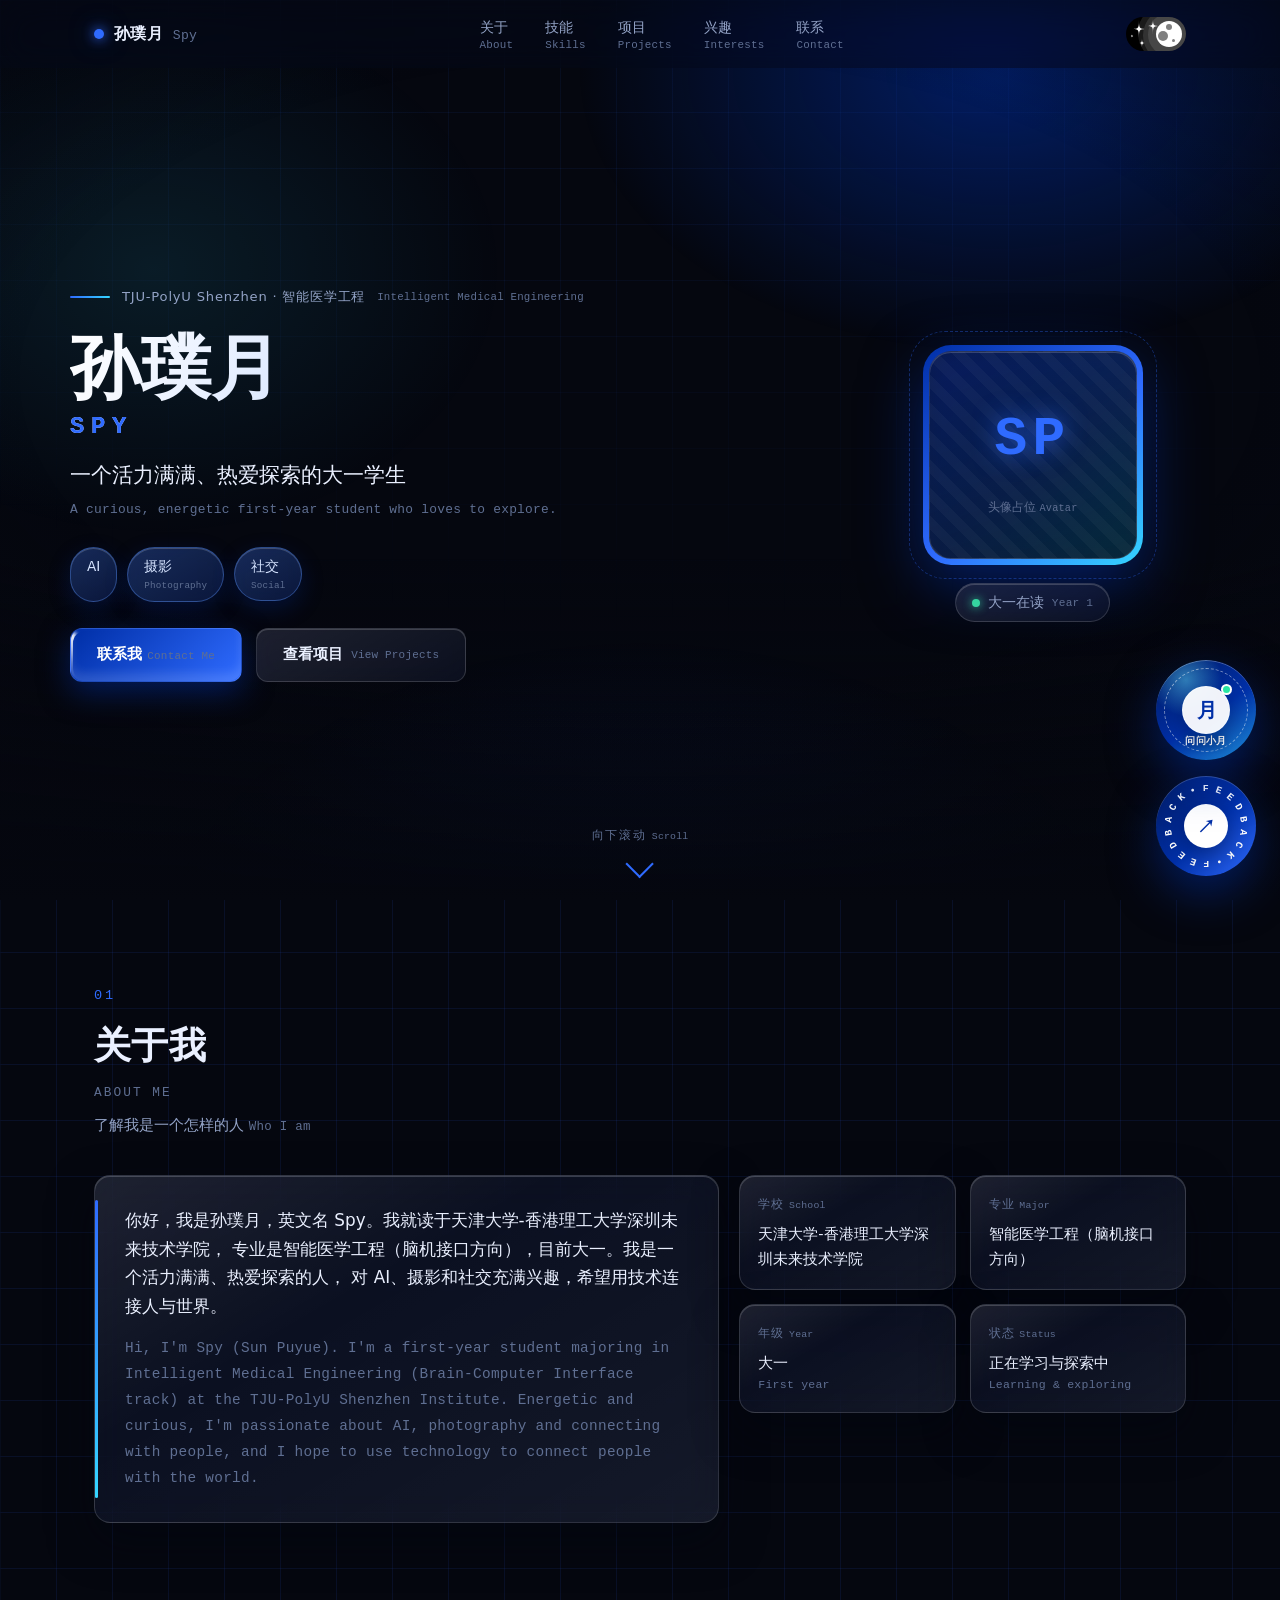
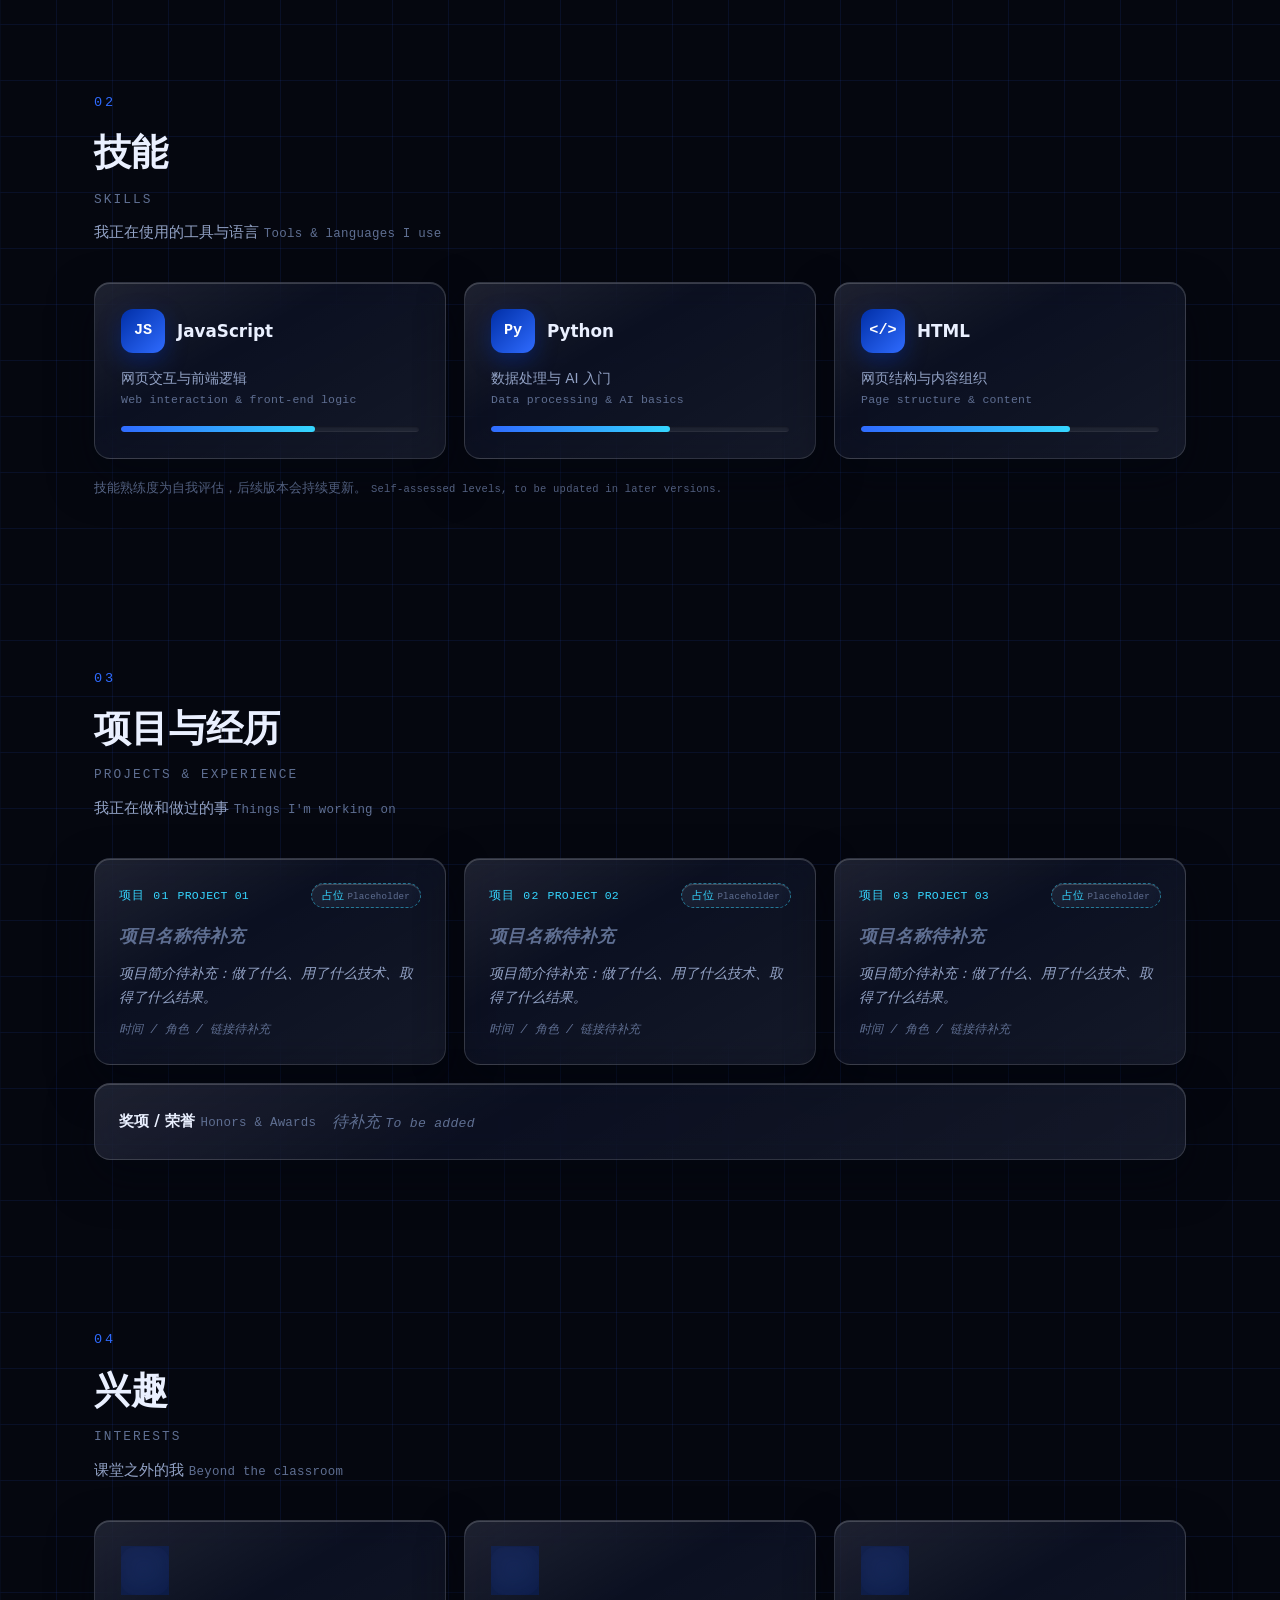
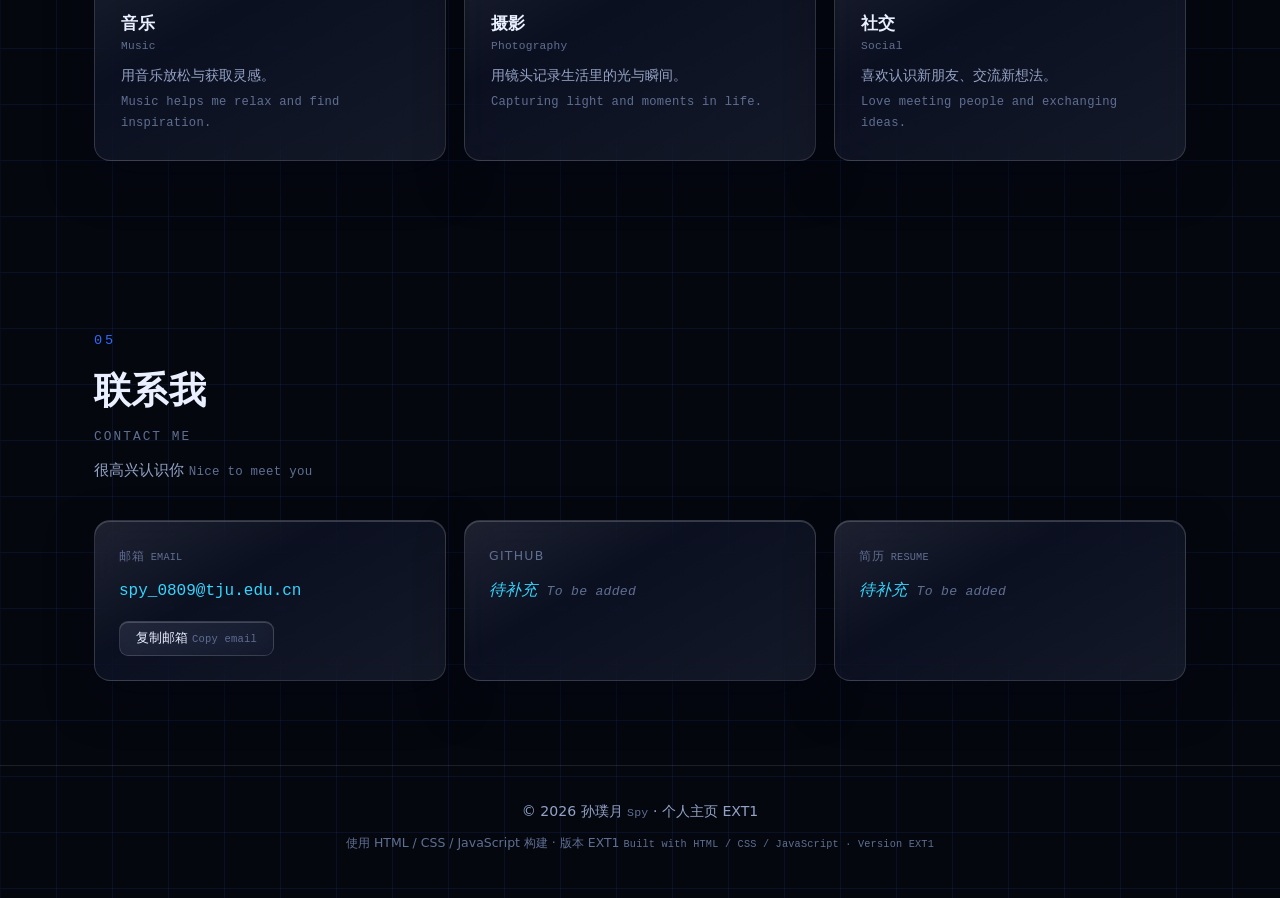
<file: docs/index.EXT1.html>
<!DOCTYPE html>
<html lang="zh-CN" data-theme="dark">
<head>
  <meta charset="UTF-8" />
  <meta name="viewport" content="width=device-width, initial-scale=1.0" />
  <title>孙璞月 Spy | 个人主页 EXT1</title>
  <meta name="description" content="孙璞月（Spy）的个人主页 — 天津大学-香港理工大学深圳未来技术学院，智能医学工程（脑机接口方向）大一学生。" />
  <meta name="theme-color" content="#05070f" />
  <script>
    (function () {
      try {
        var savedTheme = localStorage.getItem("spy-theme");
        document.documentElement.setAttribute("data-theme", savedTheme === "light" ? "light" : "dark");
      } catch (error) {
        document.documentElement.setAttribute("data-theme", "dark");
      }
    })();
  </script>
  <link rel="preconnect" href="https://fonts.googleapis.com" />
  <link rel="icon" href="data:image/svg+xml;utf8,%3Csvg xmlns='http://www.w3.org/2000/svg' viewBox='0 0 64 64'%3E%3Crect width='64' height='64' rx='14' fill='%23050a18'/%3E%3Ccircle cx='32' cy='32' r='15' fill='none' stroke='%232f6bff' stroke-width='5'/%3E%3Ccircle cx='32' cy='32' r='5' fill='%238ab4ff'/%3E%3C/svg%3E" />
  <link rel="stylesheet" href="style.EXT1.css" />
</head>
<body>
  <!-- 背景装饰 -->
  <!-- 首屏静态网格（V2.2 起仅覆盖首屏区域，保持 V1/V2.1 的首屏观感不变） -->
  <div class="bg-grid" aria-hidden="true"></div>
  <div class="bg-glow" aria-hidden="true"></div>
  <!-- 首屏以外区域的「交互式网格背景」
       （参考 Magic UI Interactive Grid Pattern，改用原生 SVG + 指针追踪实现；
        SVG 内的方格由 script.EXT1.js 按容器尺寸动态生成） -->
  <div class="igrid-layer" aria-hidden="true">
    <svg class="igrid" id="interactiveGrid" xmlns="http://www.w3.org/2000/svg" focusable="false"></svg>
  </div>

  <!-- 顶部导航 -->
  <header class="nav" id="nav">
    <div class="nav-inner">
      <a class="brand" href="#top">
        <span class="brand-dot"></span>
        <span class="brand-text">孙璞月 <span class="en">Spy</span></span>
      </a>

      <nav class="nav-links" aria-label="主导航">
        <a href="#about" class="nav-link">关于 <span class="en">About</span></a>
        <a href="#skills" class="nav-link">技能 <span class="en">Skills</span></a>
        <a href="#projects" class="nav-link">项目 <span class="en">Projects</span></a>
        <a href="#interests" class="nav-link">兴趣 <span class="en">Interests</span></a>
        <a href="#contact" class="nav-link">联系 <span class="en">Contact</span></a>
      </nav>

      <!-- V2.3：右上角主题开关（原生移植 Uiverse "Switch" by RiccardoRapelli）
           来源：https://uiverse.io/RiccardoRapelli/jolly-chicken-91
           MIT License；保留原组件的太阳、月亮、云和星空结构，选择器改为项目内命名。 -->
      <label class="theme-switch" for="themeSwitch" title="切换深色 / 浅色模式">
        <input id="themeSwitch" type="checkbox" role="switch" aria-label="切换深色 / 浅色模式" aria-checked="true" checked />
        <span class="slider round">
          <span class="sun-moon">
            <svg id="theme-moon-dot-1" class="moon-dot" viewBox="0 0 100 100" aria-hidden="true"><circle cx="50" cy="50" r="50"></circle></svg>
            <svg id="theme-moon-dot-2" class="moon-dot" viewBox="0 0 100 100" aria-hidden="true"><circle cx="50" cy="50" r="50"></circle></svg>
            <svg id="theme-moon-dot-3" class="moon-dot" viewBox="0 0 100 100" aria-hidden="true"><circle cx="50" cy="50" r="50"></circle></svg>
            <svg id="theme-light-ray-1" class="light-ray" viewBox="0 0 100 100" aria-hidden="true"><circle cx="50" cy="50" r="50"></circle></svg>
            <svg id="theme-light-ray-2" class="light-ray" viewBox="0 0 100 100" aria-hidden="true"><circle cx="50" cy="50" r="50"></circle></svg>
            <svg id="theme-light-ray-3" class="light-ray" viewBox="0 0 100 100" aria-hidden="true"><circle cx="50" cy="50" r="50"></circle></svg>
            <svg id="theme-cloud-1" class="cloud-dark" viewBox="0 0 100 100" aria-hidden="true"><circle cx="50" cy="50" r="50"></circle></svg>
            <svg id="theme-cloud-2" class="cloud-dark" viewBox="0 0 100 100" aria-hidden="true"><circle cx="50" cy="50" r="50"></circle></svg>
            <svg id="theme-cloud-3" class="cloud-dark" viewBox="0 0 100 100" aria-hidden="true"><circle cx="50" cy="50" r="50"></circle></svg>
            <svg id="theme-cloud-4" class="cloud-light" viewBox="0 0 100 100" aria-hidden="true"><circle cx="50" cy="50" r="50"></circle></svg>
            <svg id="theme-cloud-5" class="cloud-light" viewBox="0 0 100 100" aria-hidden="true"><circle cx="50" cy="50" r="50"></circle></svg>
            <svg id="theme-cloud-6" class="cloud-light" viewBox="0 0 100 100" aria-hidden="true"><circle cx="50" cy="50" r="50"></circle></svg>
          </span>
          <span class="stars">
            <svg id="theme-star-1" class="star" viewBox="0 0 20 20" aria-hidden="true"><path d="M 0 10 C 10 10,10 10 ,0 10 C 10 10 , 10 10 , 10 20 C 10 10 , 10 10 , 20 10 C 10 10 , 10 10 , 10 0 C 10 10,10 10 ,0 10 Z"></path></svg>
            <svg id="theme-star-2" class="star" viewBox="0 0 20 20" aria-hidden="true"><path d="M 0 10 C 10 10,10 10 ,0 10 C 10 10 , 10 10 , 10 20 C 10 10 , 10 10 , 20 10 C 10 10 , 10 10 , 10 0 C 10 10,10 10 ,0 10 Z"></path></svg>
            <svg id="theme-star-3" class="star" viewBox="0 0 20 20" aria-hidden="true"><path d="M 0 10 C 10 10,10 10 ,0 10 C 10 10 , 10 10 , 10 20 C 10 10 , 10 10 , 20 10 C 10 10 , 10 10 , 10 0 C 10 10,10 10 ,0 10 Z"></path></svg>
            <svg id="theme-star-4" class="star" viewBox="0 0 20 20" aria-hidden="true"><path d="M 0 10 C 10 10,10 10 ,0 10 C 10 10 , 10 10 , 10 20 C 10 10 , 10 10 , 20 10 C 10 10 , 10 10 , 10 0 C 10 10,10 10 ,0 10 Z"></path></svg>
          </span>
        </span>
      </label>
    </div>
  </header>

  <main id="top">
    <!-- 首屏 Hero -->
    <section class="hero" id="hero">
      <!-- 首屏 3D 粒子背景（参考 Magic UI Floating 3D Particles，原生 Canvas 实现） -->
      <div class="hero-bg" aria-hidden="true">
        <canvas class="hero-particles" id="heroParticles"></canvas>
        <div class="hero-bg-fade"></div>
      </div>

      <div class="hero-inner">
        <div class="hero-text">
          <p class="eyebrow">
            <span class="eyebrow-line"></span>
            TJU-PolyU Shenzhen · 智能医学工程 <span class="en">Intelligent Medical Engineering</span>
          </p>

          <h1 class="hero-name">
            孙璞月
            <span class="hero-name-en">Spy</span>
          </h1>

          <p class="hero-tagline">
            一个活力满满、热爱探索的大一学生
            <span class="en">A curious, energetic first-year student who loves to explore.</span>
          </p>

          <ul class="tag-list" aria-label="关键词">
            <li class="tag">AI</li>
            <li class="tag">摄影 <span class="en">Photography</span></li>
            <li class="tag">社交 <span class="en">Social</span></li>
          </ul>

          <div class="hero-actions">
            <!-- 首屏「联系我」：Shimmer Button（Magic UI 组件原生移植，边框扫光） -->
            <a class="btn btn-shimmer" href="#contact">
              <span class="shimmer-spark" aria-hidden="true">
                <span class="shimmer-spark-slide">
                  <span class="shimmer-spark-beam"></span>
                </span>
              </span>
              <span class="btn-label">联系我 <span class="en">Contact Me</span></span>
              <span class="shimmer-highlight" aria-hidden="true"></span>
              <span class="shimmer-backdrop" aria-hidden="true"></span>
            </a>
            <a class="btn btn-ghost" href="#projects">查看项目 <span class="en">View Projects</span></a>
          </div>
        </div>

        <div class="hero-avatar">
          <div class="avatar-frame">
            <!-- 头像占位符：后续替换为真实照片 -->
            <div class="avatar-placeholder" aria-label="头像占位符">
              <span class="avatar-initials">SP</span>
              <span class="avatar-note">头像占位 <span class="en">Avatar</span></span>
            </div>
          </div>
          <div class="avatar-status">
            <span class="status-dot"></span>
            大一在读 <span class="en">Year 1</span>
          </div>
        </div>
      </div>

      <div class="scroll-hint" aria-hidden="true">
        <span>向下滚动 <span class="en">Scroll</span></span>
        <span class="scroll-arrow"></span>
      </div>
    </section>

    <!-- 关于 About -->
    <section class="section" id="about">
      <div class="section-head">
        <p class="section-index">01</p>
        <h2 class="section-title">关于我 <span class="en">About Me</span></h2>
        <p class="section-sub">了解我是一个怎样的人 <span class="en">Who I am</span></p>
      </div>

      <div class="about-grid">
        <div class="card about-card">
          <p class="about-cn">
            你好，我是孙璞月，英文名 Spy。我就读于天津大学-香港理工大学深圳未来技术学院，
            专业是智能医学工程（脑机接口方向），目前大一。我是一个活力满满、热爱探索的人，
            对 AI、摄影和社交充满兴趣，希望用技术连接人与世界。
          </p>
          <p class="about-en en">
            Hi, I'm Spy (Sun Puyue). I'm a first-year student majoring in Intelligent Medical
            Engineering (Brain-Computer Interface track) at the TJU-PolyU Shenzhen Institute.
            Energetic and curious, I'm passionate about AI, photography and connecting with people,
            and I hope to use technology to connect people with the world.
          </p>
        </div>

        <div class="about-facts">
          <div class="card fact">
            <p class="fact-label">学校 <span class="en">School</span></p>
            <p class="fact-value">天津大学-香港理工大学深圳未来技术学院</p>
          </div>
          <div class="card fact">
            <p class="fact-label">专业 <span class="en">Major</span></p>
            <p class="fact-value">智能医学工程（脑机接口方向）</p>
          </div>
          <div class="card fact">
            <p class="fact-label">年级 <span class="en">Year</span></p>
            <p class="fact-value">大一 <span class="en">First year</span></p>
          </div>
          <div class="card fact">
            <p class="fact-label">状态 <span class="en">Status</span></p>
            <p class="fact-value">正在学习与探索中 <span class="en">Learning & exploring</span></p>
          </div>
        </div>
      </div>
    </section>

    <!-- 技能 Skills -->
    <section class="section" id="skills">
      <div class="section-head">
        <p class="section-index">02</p>
        <h2 class="section-title">技能 <span class="en">Skills</span></h2>
        <p class="section-sub">我正在使用的工具与语言 <span class="en">Tools & languages I use</span></p>
      </div>

      <div class="skill-grid">
        <div class="card skill-card">
          <div class="skill-top">
            <span class="skill-icon">JS</span>
            <span class="skill-name">JavaScript</span>
          </div>
          <p class="skill-desc">网页交互与前端逻辑 <span class="en">Web interaction & front-end logic</span></p>
          <div class="skill-bar"><span style="width: 65%"></span></div>
        </div>

        <div class="card skill-card">
          <div class="skill-top">
            <span class="skill-icon">Py</span>
            <span class="skill-name">Python</span>
          </div>
          <p class="skill-desc">数据处理与 AI 入门 <span class="en">Data processing & AI basics</span></p>
          <div class="skill-bar"><span style="width: 60%"></span></div>
        </div>

        <div class="card skill-card">
          <div class="skill-top">
            <span class="skill-icon">&lt;/&gt;</span>
            <span class="skill-name">HTML</span>
          </div>
          <p class="skill-desc">网页结构与内容组织 <span class="en">Page structure & content</span></p>
          <div class="skill-bar"><span style="width: 70%"></span></div>
        </div>
      </div>

      <p class="note">技能熟练度为自我评估，后续版本会持续更新。 <span class="en">Self-assessed levels, to be updated in later versions.</span></p>
    </section>

    <!-- 项目 Projects -->
    <section class="section" id="projects">
      <div class="section-head">
        <p class="section-index">03</p>
        <h2 class="section-title">项目与经历 <span class="en">Projects & Experience</span></h2>
        <p class="section-sub">我正在做和做过的事 <span class="en">Things I'm working on</span></p>
      </div>

      <div class="project-grid">
        <article class="card project-card">
          <div class="project-head">
            <span class="project-badge">项目 01 <span class="en">Project 01</span></span>
            <span class="placeholder-tag">占位 <span class="en">Placeholder</span></span>
          </div>
          <h3 class="project-title placeholder-text">项目名称待补充</h3>
          <p class="project-desc placeholder-text">项目简介待补充：做了什么、用了什么技术、取得了什么结果。</p>
          <p class="project-meta placeholder-text">时间 / 角色 / 链接待补充</p>
        </article>

        <article class="card project-card">
          <div class="project-head">
            <span class="project-badge">项目 02 <span class="en">Project 02</span></span>
            <span class="placeholder-tag">占位 <span class="en">Placeholder</span></span>
          </div>
          <h3 class="project-title placeholder-text">项目名称待补充</h3>
          <p class="project-desc placeholder-text">项目简介待补充：做了什么、用了什么技术、取得了什么结果。</p>
          <p class="project-meta placeholder-text">时间 / 角色 / 链接待补充</p>
        </article>

        <article class="card project-card">
          <div class="project-head">
            <span class="project-badge">项目 03 <span class="en">Project 03</span></span>
            <span class="placeholder-tag">占位 <span class="en">Placeholder</span></span>
          </div>
          <h3 class="project-title placeholder-text">项目名称待补充</h3>
          <p class="project-desc placeholder-text">项目简介待补充：做了什么、用了什么技术、取得了什么结果。</p>
          <p class="project-meta placeholder-text">时间 / 角色 / 链接待补充</p>
        </article>
      </div>

      <div class="card honor-card">
        <p class="honor-label">奖项 / 荣誉 <span class="en">Honors & Awards</span></p>
        <p class="placeholder-text">待补充 <span class="en">To be added</span></p>
      </div>
    </section>

    <!-- 兴趣 Interests -->
    <section class="section" id="interests">
      <div class="section-head">
        <p class="section-index">04</p>
        <h2 class="section-title">兴趣 <span class="en">Interests</span></h2>
        <p class="section-sub">课堂之外的我 <span class="en">Beyond the classroom</span></p>
      </div>

      <div class="interest-grid">
        <div class="card interest-card">
          <span class="interest-emoji" aria-hidden="true">♪</span>
          <h3>音乐 <span class="en">Music</span></h3>
          <p>用音乐放松与获取灵感。 <span class="en">Music helps me relax and find inspiration.</span></p>
        </div>
        <div class="card interest-card">
          <span class="interest-emoji" aria-hidden="true">◉</span>
          <h3>摄影 <span class="en">Photography</span></h3>
          <p>用镜头记录生活里的光与瞬间。 <span class="en">Capturing light and moments in life.</span></p>
        </div>
        <div class="card interest-card">
          <span class="interest-emoji" aria-hidden="true">◎</span>
          <h3>社交 <span class="en">Social</span></h3>
          <p>喜欢认识新朋友、交流新想法。 <span class="en">Love meeting people and exchanging ideas.</span></p>
        </div>
      </div>
    </section>

    <!-- 联系 Contact -->
    <section class="section" id="contact">
      <div class="section-head">
        <p class="section-index">05</p>
        <h2 class="section-title">联系我 <span class="en">Contact Me</span></h2>
        <p class="section-sub">很高兴认识你 <span class="en">Nice to meet you</span></p>
      </div>

      <div class="contact-grid">
        <div class="card contact-card">
          <p class="contact-label">邮箱 <span class="en">Email</span></p>
          <a class="contact-value" href="mailto:spy_0809@tju.edu.cn">spy_0809@tju.edu.cn</a>
          <button class="copy-btn" id="copyEmail" data-email="spy_0809@tju.edu.cn" type="button">
            复制邮箱 <span class="en">Copy email</span>
          </button>
        </div>

        <div class="card contact-card">
          <p class="contact-label">GitHub</p>
          <span class="contact-value placeholder-text">待补充 <span class="en">To be added</span></span>
        </div>

        <div class="card contact-card">
          <p class="contact-label">简历 <span class="en">Resume</span></p>
          <span class="contact-value placeholder-text">待补充 <span class="en">To be added</span></span>
        </div>
      </div>
    </section>
  </main>

  <footer class="footer">
    <p>© <span id="year">2026</span> 孙璞月 <span class="en">Spy</span> · 个人主页 EXT1</p>
    <p class="footer-sub">使用 HTML / CSS / JavaScript 构建 · 版本 EXT1 <span class="en">Built with HTML / CSS / JavaScript · Version EXT1</span></p>
  </footer>



  <!-- EXT1 数字分身入口：与 Feedback 形成右下角竖向入口栈 -->
  <button class="twin-fab" id="twinFab" type="button" aria-haspopup="dialog" aria-controls="twinDialog" aria-label="打开小月 AI 数字分身">
    <span class="twin-fab__orbit" aria-hidden="true"></span>
    <span class="twin-fab__core" aria-hidden="true">
      <span class="twin-fab__glyph">月</span>
      <span class="twin-fab__pulse"></span>
    </span>
    <span class="twin-fab__label" aria-hidden="true">问问小月</span>
  </button>

  <!-- EXT1 数字分身聊天窗：顶部为原创 SVG 2D 角色，支持待机 / 思考 / 说话 / 离线状态 -->
  <dialog class="twin-dialog" id="twinDialog" aria-labelledby="twinTitle">
    <div class="twin-shell">
      <header class="twin-header">
        <button class="twin-close" id="twinClose" type="button" aria-label="关闭数字分身">×</button>
        <div class="twin-avatar" id="twinAvatar" data-state="idle">
          <svg class="twin-avatar__svg" viewBox="0 0 320 220" role="img" aria-label="原创数字角色小月">
            <defs>
              <linearGradient id="twinHair" x1="0" y1="0" x2="1" y2="1">
                <stop offset="0" stop-color="#06143f"/>
                <stop offset=".52" stop-color="#0d2d80"/>
                <stop offset="1" stop-color="#002fa7"/>
              </linearGradient>
              <linearGradient id="twinSuit" x1="0" y1="0" x2="1" y2="1">
                <stop offset="0" stop-color="#08235f"/>
                <stop offset=".55" stop-color="#002fa7"/>
                <stop offset="1" stop-color="#35d6ff"/>
              </linearGradient>
              <linearGradient id="twinSkin" x1="0" y1="0" x2="0" y2="1">
                <stop offset="0" stop-color="#ffe8d6"/>
                <stop offset="1" stop-color="#efbda9"/>
              </linearGradient>
              <radialGradient id="twinGlow" cx=".5" cy=".5" r=".5">
                <stop offset="0" stop-color="#35d6ff" stop-opacity=".42"/>
                <stop offset="1" stop-color="#35d6ff" stop-opacity="0"/>
              </radialGradient>
            </defs>
            <circle class="twin-avatar__halo" cx="160" cy="105" r="96" fill="url(#twinGlow)"/>
            <g class="twin-avatar__figure">
              <path d="M75 218 C82 168 111 145 160 145 C210 145 238 168 246 218 Z" fill="url(#twinSuit)"/>
              <path d="M111 218 C116 184 132 166 160 166 C188 166 205 184 209 218 Z" fill="#071638" opacity=".82"/>
              <path d="M126 149 L143 184 L160 164 L177 184 L194 149" fill="none" stroke="#67e8ff" stroke-width="3" stroke-linecap="round" opacity=".88"/>
              <rect x="145" y="125" width="30" height="39" rx="15" fill="url(#twinSkin)"/>
              <path d="M78 105 C70 43 105 16 159 17 C218 18 249 52 240 119 L224 174 H96 Z" fill="url(#twinHair)"/>
              <path d="M98 84 C98 49 122 34 160 34 C201 34 224 52 221 94 C217 132 191 151 159 151 C126 151 101 130 98 84 Z" fill="url(#twinSkin)"/>
              <ellipse cx="94" cy="96" rx="10" ry="17" fill="#efbda9"/>
              <ellipse cx="226" cy="96" rx="10" ry="17" fill="#efbda9"/>
              <path d="M94 83 C92 45 117 21 157 21 C202 21 225 43 226 83 C211 72 198 54 184 43 C165 65 130 77 94 83 Z" fill="url(#twinHair)"/>
              <path d="M105 64 C118 48 130 41 145 37 C123 39 105 49 94 68 Z" fill="#35d6ff" opacity=".72"/>
              <path d="M98 66 C114 59 126 58 137 58" fill="none" stroke="#7cecff" stroke-width="2" stroke-linecap="round" opacity=".58"/>
              <g class="twin-avatar__eyes">
                <ellipse class="twin-eye-open" cx="137" cy="91" rx="5" ry="7" fill="#10224e"/>
                <ellipse class="twin-eye-open" cx="183" cy="91" rx="5" ry="7" fill="#10224e"/>
                <circle cx="135" cy="88" r="1.5" fill="#fff"/>
                <circle cx="181" cy="88" r="1.5" fill="#fff"/>
                <path class="twin-eye-closed" d="M130 92 Q137 97 144 92 M176 92 Q183 97 190 92" fill="none" stroke="#10224e" stroke-width="2.2" stroke-linecap="round"/>
              </g>
              <circle cx="119" cy="110" r="8" fill="#ff8c9f" opacity=".24"/>
              <circle cx="201" cy="110" r="8" fill="#ff8c9f" opacity=".24"/>
              <path class="twin-mouth-closed" d="M151 120 Q160 125 169 120" fill="none" stroke="#9a4d59" stroke-width="2.3" stroke-linecap="round"/>
              <ellipse class="twin-mouth-open" cx="160" cy="123" rx="8" ry="5" fill="#8f4254"/>
              <path d="M117 146 C129 158 145 164 160 164 C177 164 193 157 203 146" fill="none" stroke="#67e8ff" stroke-width="3" stroke-linecap="round" opacity=".9"/>
              <circle cx="160" cy="181" r="7" fill="#35d6ff"/>
              <circle cx="160" cy="181" r="3" fill="#fff"/>
            </g>
            <g class="twin-avatar__thinking" aria-hidden="true">
              <circle cx="246" cy="54" r="5"/><circle cx="261" cy="42" r="4"/><circle cx="274" cy="31" r="3"/>
            </g>
          </svg>
          <div class="twin-avatar__status" id="twinAvatarStatus">在线 · 资料速答模式</div>
        </div>
        <div class="twin-heading">
          <p class="twin-kicker">AI DIGITAL TWIN</p>
          <h2 class="twin-title" id="twinTitle">小月 <span>Xiaoyue</span></h2>
          <p class="twin-subtitle">孙璞月的 AI 数字分身 · 第一人称介绍</p>
        </div>
      </header>

      <div class="twin-notice">
        <strong>AI 提示</strong>
        <span>我不是本人实时回复，也不能代表她作出承诺。</span>
      </div>

      <div class="twin-messages" id="twinMessages" role="log" aria-live="polite" aria-relevant="additions text"></div>

      <div class="twin-suggestions" id="twinSuggestions" aria-label="建议问题"></div>

      <form class="twin-form" id="twinForm" novalidate>
        <label class="twin-input-label" for="twinInput">问小月 Ask Xiaoyue</label>
        <div class="twin-input-shell">
          <textarea id="twinInput" name="message" maxlength="500" rows="2" placeholder="例如：你在学习什么？ / What are you studying?" aria-describedby="twinCount twinStatus"></textarea>
          <button class="twin-send" id="twinSend" type="submit" aria-label="发送消息">
            <span aria-hidden="true">↑</span>
          </button>
        </div>
        <div class="twin-meta">
          <span id="twinCount">0 / 500</span>
          <span id="twinStatus" role="status" aria-live="polite"></span>
        </div>
      </form>
    </div>
  </dialog>
  <!-- V3 反馈入口：原生移植 Uiverse fresh-goose-83，并按要求改成站内克莱因蓝体系 -->
  <button class="feedback-fab" id="feedbackFab" type="button" aria-haspopup="dialog" aria-controls="feedbackDialog" aria-label="打开意见反馈">
    <span class="feedback-fab__text" aria-hidden="true">
      <span style="--index: 0;">F</span><span style="--index: 1;">E</span><span style="--index: 2;">E</span><span style="--index: 3;">D</span>
      <span style="--index: 4;">B</span><span style="--index: 5;">A</span><span style="--index: 6;">C</span><span style="--index: 7;">K</span>
      <span style="--index: 8;">•</span><span style="--index: 9;">F</span><span style="--index: 10;">E</span><span style="--index: 11;">E</span>
      <span style="--index: 12;">D</span><span style="--index: 13;">B</span><span style="--index: 14;">A</span><span style="--index: 15;">C</span>
      <span style="--index: 16;">K</span><span style="--index: 17;">•</span>
    </span>
    <span class="feedback-fab__circle">
      <span class="feedback-fab__icon feedback-fab__icon--arrow" aria-hidden="true">↗</span>
      <span class="feedback-fab__icon feedback-fab__icon--label" aria-hidden="true">意见反馈</span>
    </span>
  </button>

  <!-- V3 反馈弹窗：结构参考 quiet-turkey-90，背景参考 brave-dog-61，输入框参考 curvy-earwig-22 -->
  <dialog class="feedback-dialog" id="feedbackDialog" aria-labelledby="feedbackTitle">
    <div class="feedback-card">
      <button class="feedback-close" id="feedbackClose" type="button" aria-label="关闭意见反馈">×</button>

      <header class="feedback-head">
        <p class="feedback-kicker">FEEDBACK</p>
        <h2 class="feedback-title" id="feedbackTitle">意见反馈 <span class="en">Share your feedback</span></h2>
        <p class="feedback-sub">你的意见会帮助我继续改进这个页面。<br /><span class="en">Your feedback helps me improve this page.</span></p>
      </header>

      <form class="feedback-form" id="feedbackForm" novalidate>
        <label class="feedback-label" for="feedbackMessage">
          反馈内容 <span class="en">Message</span>
          <span class="feedback-required">必填 Required</span>
        </label>

        <div class="feedback-input-shell" id="feedbackInputShell">
          <div class="feedback-input-glow" aria-hidden="true"></div>
          <div class="feedback-input-main">
            <textarea id="feedbackMessage" name="message" maxlength="1000" required placeholder="写下你的意见或建议… / Write your feedback…" aria-describedby="feedbackCount feedbackStatus"></textarea>
          </div>
        </div>

        <div class="feedback-meta">
          <span id="feedbackCount">0 / 1000</span>
          <span>内容仅用于改进主页 / Used only to improve this site</span>
        </div>

        <p class="feedback-status" id="feedbackStatus" role="status" aria-live="polite"></p>

        <button class="feedback-submit" id="feedbackSubmit" type="submit">
          <span class="feedback-submit__text">提交反馈 <span class="en">Submit</span></span>
          <span class="feedback-submit__icon" aria-hidden="true">↗</span>
        </button>
      </form>
    </div>
  </dialog>

  <script src="config.EXT1.js"></script>
  <script src="script.EXT1.js"></script>
</body>
</html>
</file>
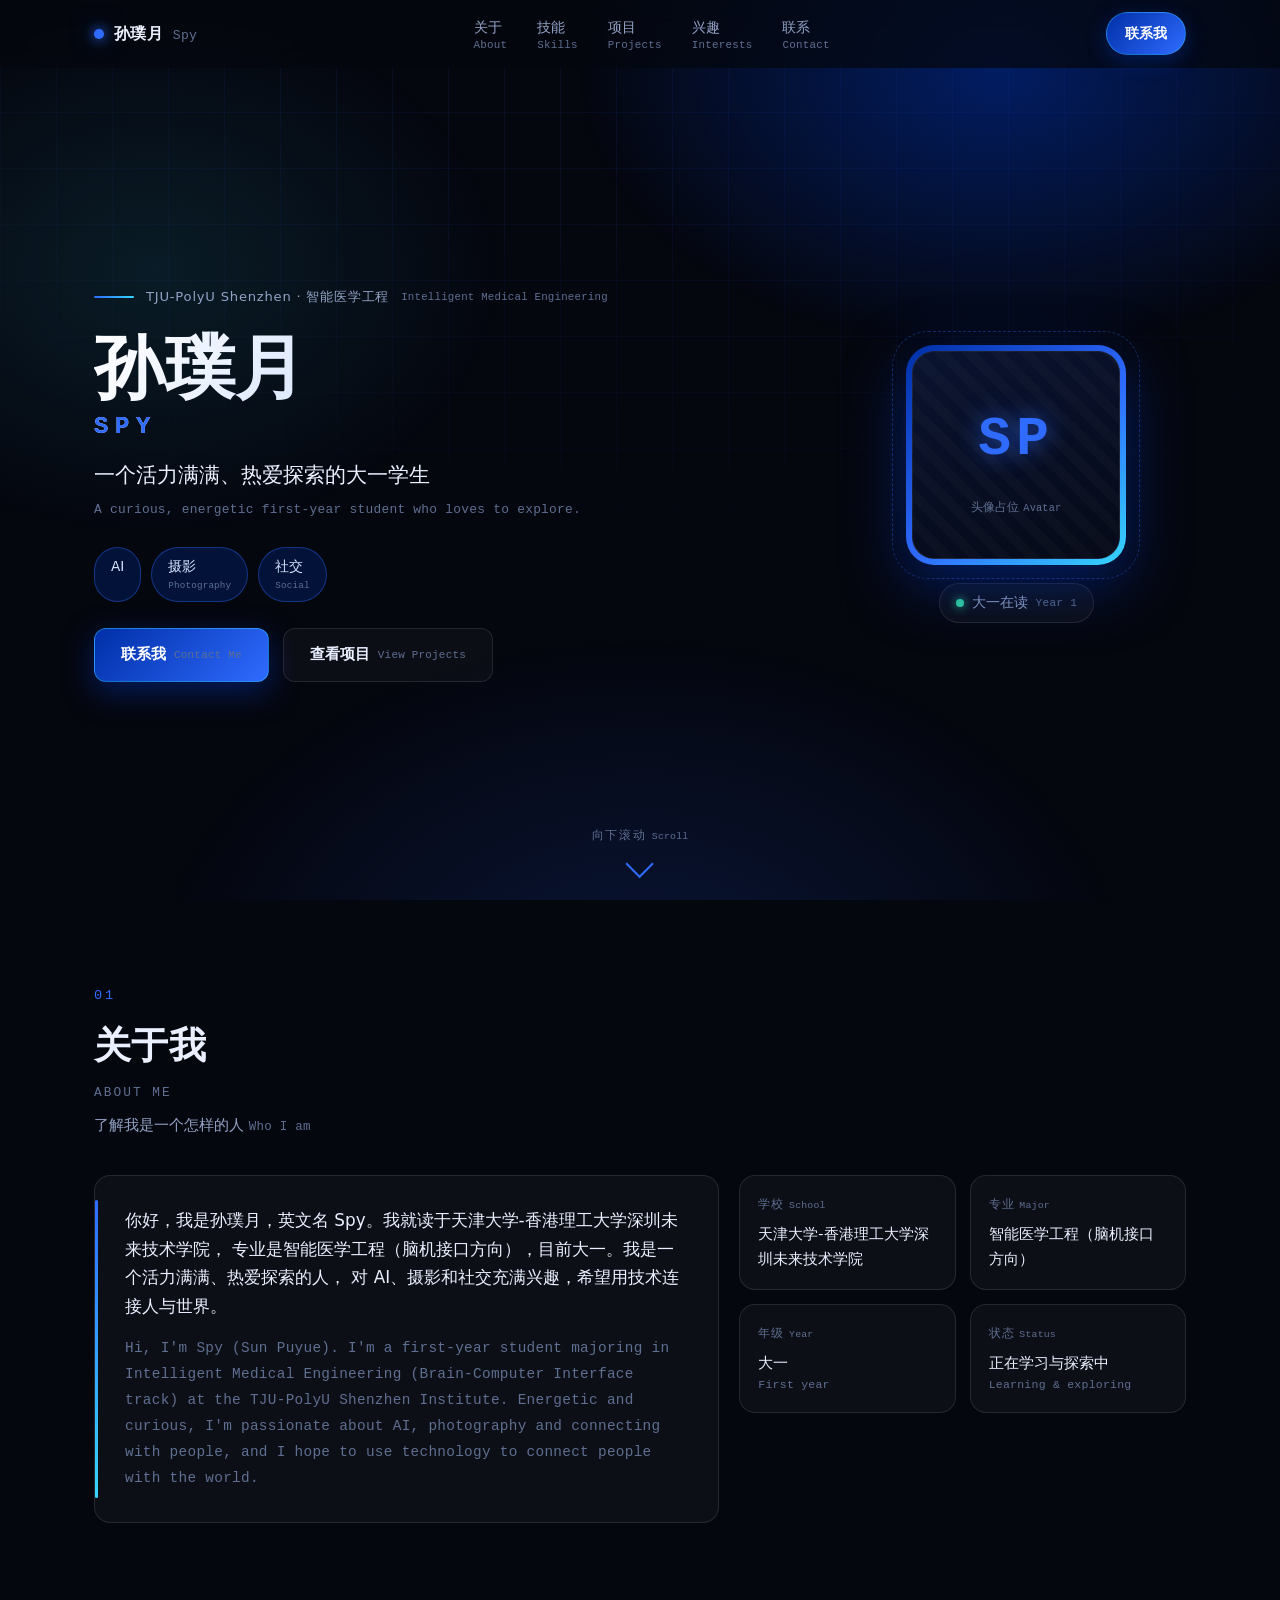
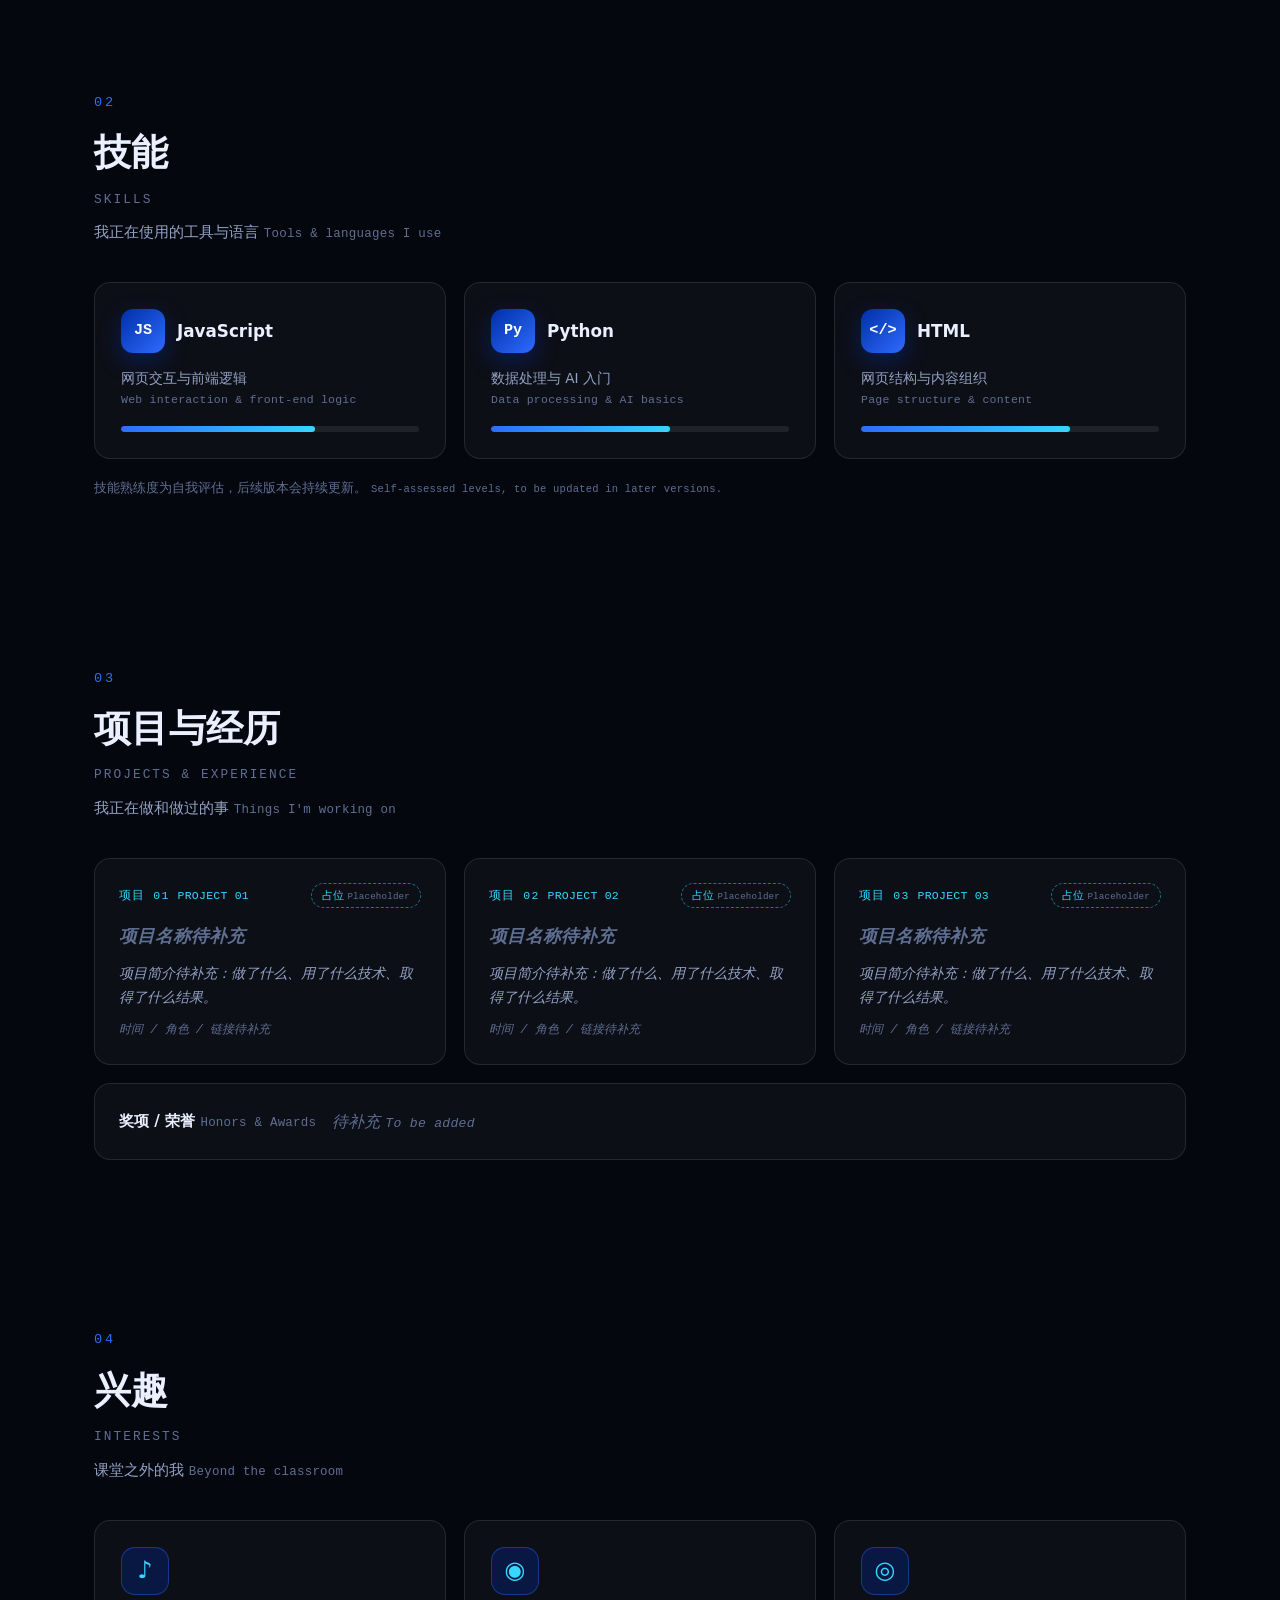
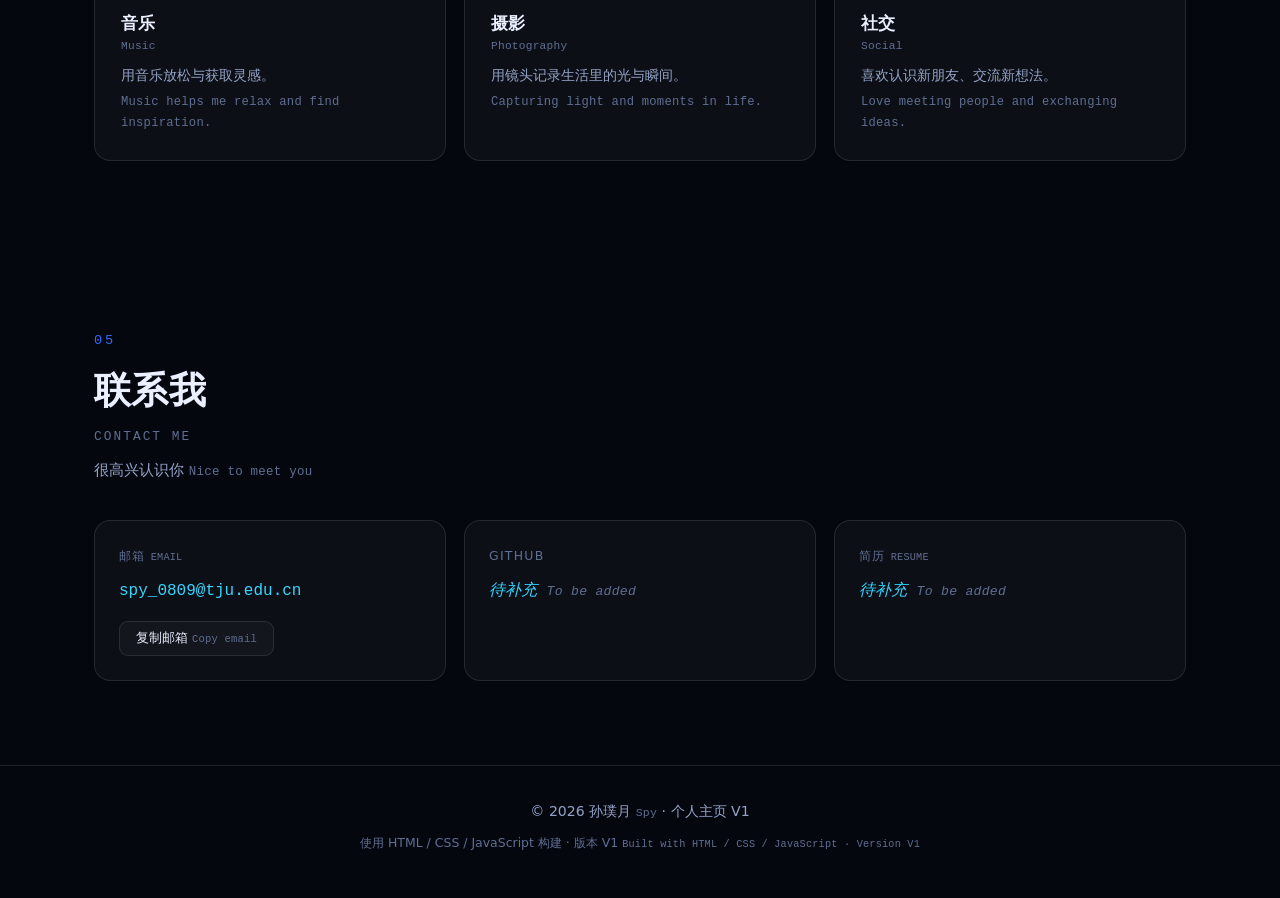
<file: 个人主页/V1/index.V1.html>
<!DOCTYPE html>
<html lang="zh-CN" data-theme="dark">
<head>
  <meta charset="UTF-8" />
  <meta name="viewport" content="width=device-width, initial-scale=1.0" />
  <title>孙璞月 Spy | 个人主页 V1</title>
  <meta name="description" content="孙璞月（Spy）的个人主页 — 天津大学-香港理工大学深圳未来技术学院，智能医学工程（脑机接口方向）大一学生。" />
  <link rel="preconnect" href="https://fonts.googleapis.com" />
  <link rel="stylesheet" href="style.V1.css" />
</head>
<body>
  <!-- 背景装饰 -->
  <div class="bg-grid" aria-hidden="true"></div>
  <div class="bg-glow" aria-hidden="true"></div>

  <!-- 顶部导航 -->
  <header class="nav" id="nav">
    <div class="nav-inner">
      <a class="brand" href="#top">
        <span class="brand-dot"></span>
        <span class="brand-text">孙璞月 <span class="en">Spy</span></span>
      </a>

      <nav class="nav-links" aria-label="主导航">
        <a href="#about" class="nav-link">关于 <span class="en">About</span></a>
        <a href="#skills" class="nav-link">技能 <span class="en">Skills</span></a>
        <a href="#projects" class="nav-link">项目 <span class="en">Projects</span></a>
        <a href="#interests" class="nav-link">兴趣 <span class="en">Interests</span></a>
        <a href="#contact" class="nav-link">联系 <span class="en">Contact</span></a>
      </nav>

      <a class="nav-cta" href="#contact">联系我 <span class="en">Contact</span></a>
    </div>
  </header>

  <main id="top">
    <!-- 首屏 Hero -->
    <section class="hero" id="hero">
      <div class="hero-inner">
        <div class="hero-text">
          <p class="eyebrow">
            <span class="eyebrow-line"></span>
            TJU-PolyU Shenzhen · 智能医学工程 <span class="en">Intelligent Medical Engineering</span>
          </p>

          <h1 class="hero-name">
            孙璞月
            <span class="hero-name-en">Spy</span>
          </h1>

          <p class="hero-tagline">
            一个活力满满、热爱探索的大一学生
            <span class="en">A curious, energetic first-year student who loves to explore.</span>
          </p>

          <ul class="tag-list" aria-label="关键词">
            <li class="tag">AI</li>
            <li class="tag">摄影 <span class="en">Photography</span></li>
            <li class="tag">社交 <span class="en">Social</span></li>
          </ul>

          <div class="hero-actions">
            <a class="btn btn-primary" href="#contact">联系我 <span class="en">Contact Me</span></a>
            <a class="btn btn-ghost" href="#projects">查看项目 <span class="en">View Projects</span></a>
          </div>
        </div>

        <div class="hero-avatar">
          <div class="avatar-frame">
            <!-- 头像占位符：后续替换为真实照片 -->
            <div class="avatar-placeholder" aria-label="头像占位符">
              <span class="avatar-initials">SP</span>
              <span class="avatar-note">头像占位 <span class="en">Avatar</span></span>
            </div>
          </div>
          <div class="avatar-status">
            <span class="status-dot"></span>
            大一在读 <span class="en">Year 1</span>
          </div>
        </div>
      </div>

      <div class="scroll-hint" aria-hidden="true">
        <span>向下滚动 <span class="en">Scroll</span></span>
        <span class="scroll-arrow"></span>
      </div>
    </section>

    <!-- 关于 About -->
    <section class="section" id="about">
      <div class="section-head">
        <p class="section-index">01</p>
        <h2 class="section-title">关于我 <span class="en">About Me</span></h2>
        <p class="section-sub">了解我是一个怎样的人 <span class="en">Who I am</span></p>
      </div>

      <div class="about-grid">
        <div class="card about-card">
          <p class="about-cn">
            你好，我是孙璞月，英文名 Spy。我就读于天津大学-香港理工大学深圳未来技术学院，
            专业是智能医学工程（脑机接口方向），目前大一。我是一个活力满满、热爱探索的人，
            对 AI、摄影和社交充满兴趣，希望用技术连接人与世界。
          </p>
          <p class="about-en en">
            Hi, I'm Spy (Sun Puyue). I'm a first-year student majoring in Intelligent Medical
            Engineering (Brain-Computer Interface track) at the TJU-PolyU Shenzhen Institute.
            Energetic and curious, I'm passionate about AI, photography and connecting with people,
            and I hope to use technology to connect people with the world.
          </p>
        </div>

        <div class="about-facts">
          <div class="card fact">
            <p class="fact-label">学校 <span class="en">School</span></p>
            <p class="fact-value">天津大学-香港理工大学深圳未来技术学院</p>
          </div>
          <div class="card fact">
            <p class="fact-label">专业 <span class="en">Major</span></p>
            <p class="fact-value">智能医学工程（脑机接口方向）</p>
          </div>
          <div class="card fact">
            <p class="fact-label">年级 <span class="en">Year</span></p>
            <p class="fact-value">大一 <span class="en">First year</span></p>
          </div>
          <div class="card fact">
            <p class="fact-label">状态 <span class="en">Status</span></p>
            <p class="fact-value">正在学习与探索中 <span class="en">Learning & exploring</span></p>
          </div>
        </div>
      </div>
    </section>

    <!-- 技能 Skills -->
    <section class="section" id="skills">
      <div class="section-head">
        <p class="section-index">02</p>
        <h2 class="section-title">技能 <span class="en">Skills</span></h2>
        <p class="section-sub">我正在使用的工具与语言 <span class="en">Tools & languages I use</span></p>
      </div>

      <div class="skill-grid">
        <div class="card skill-card">
          <div class="skill-top">
            <span class="skill-icon">JS</span>
            <span class="skill-name">JavaScript</span>
          </div>
          <p class="skill-desc">网页交互与前端逻辑 <span class="en">Web interaction & front-end logic</span></p>
          <div class="skill-bar"><span style="width: 65%"></span></div>
        </div>

        <div class="card skill-card">
          <div class="skill-top">
            <span class="skill-icon">Py</span>
            <span class="skill-name">Python</span>
          </div>
          <p class="skill-desc">数据处理与 AI 入门 <span class="en">Data processing & AI basics</span></p>
          <div class="skill-bar"><span style="width: 60%"></span></div>
        </div>

        <div class="card skill-card">
          <div class="skill-top">
            <span class="skill-icon">&lt;/&gt;</span>
            <span class="skill-name">HTML</span>
          </div>
          <p class="skill-desc">网页结构与内容组织 <span class="en">Page structure & content</span></p>
          <div class="skill-bar"><span style="width: 70%"></span></div>
        </div>
      </div>

      <p class="note">技能熟练度为自我评估，后续版本会持续更新。 <span class="en">Self-assessed levels, to be updated in later versions.</span></p>
    </section>

    <!-- 项目 Projects -->
    <section class="section" id="projects">
      <div class="section-head">
        <p class="section-index">03</p>
        <h2 class="section-title">项目与经历 <span class="en">Projects & Experience</span></h2>
        <p class="section-sub">我正在做和做过的事 <span class="en">Things I'm working on</span></p>
      </div>

      <div class="project-grid">
        <article class="card project-card">
          <div class="project-head">
            <span class="project-badge">项目 01 <span class="en">Project 01</span></span>
            <span class="placeholder-tag">占位 <span class="en">Placeholder</span></span>
          </div>
          <h3 class="project-title placeholder-text">项目名称待补充</h3>
          <p class="project-desc placeholder-text">项目简介待补充：做了什么、用了什么技术、取得了什么结果。</p>
          <p class="project-meta placeholder-text">时间 / 角色 / 链接待补充</p>
        </article>

        <article class="card project-card">
          <div class="project-head">
            <span class="project-badge">项目 02 <span class="en">Project 02</span></span>
            <span class="placeholder-tag">占位 <span class="en">Placeholder</span></span>
          </div>
          <h3 class="project-title placeholder-text">项目名称待补充</h3>
          <p class="project-desc placeholder-text">项目简介待补充：做了什么、用了什么技术、取得了什么结果。</p>
          <p class="project-meta placeholder-text">时间 / 角色 / 链接待补充</p>
        </article>

        <article class="card project-card">
          <div class="project-head">
            <span class="project-badge">项目 03 <span class="en">Project 03</span></span>
            <span class="placeholder-tag">占位 <span class="en">Placeholder</span></span>
          </div>
          <h3 class="project-title placeholder-text">项目名称待补充</h3>
          <p class="project-desc placeholder-text">项目简介待补充：做了什么、用了什么技术、取得了什么结果。</p>
          <p class="project-meta placeholder-text">时间 / 角色 / 链接待补充</p>
        </article>
      </div>

      <div class="card honor-card">
        <p class="honor-label">奖项 / 荣誉 <span class="en">Honors & Awards</span></p>
        <p class="placeholder-text">待补充 <span class="en">To be added</span></p>
      </div>
    </section>

    <!-- 兴趣 Interests -->
    <section class="section" id="interests">
      <div class="section-head">
        <p class="section-index">04</p>
        <h2 class="section-title">兴趣 <span class="en">Interests</span></h2>
        <p class="section-sub">课堂之外的我 <span class="en">Beyond the classroom</span></p>
      </div>

      <div class="interest-grid">
        <div class="card interest-card">
          <span class="interest-emoji" aria-hidden="true">♪</span>
          <h3>音乐 <span class="en">Music</span></h3>
          <p>用音乐放松与获取灵感。 <span class="en">Music helps me relax and find inspiration.</span></p>
        </div>
        <div class="card interest-card">
          <span class="interest-emoji" aria-hidden="true">◉</span>
          <h3>摄影 <span class="en">Photography</span></h3>
          <p>用镜头记录生活里的光与瞬间。 <span class="en">Capturing light and moments in life.</span></p>
        </div>
        <div class="card interest-card">
          <span class="interest-emoji" aria-hidden="true">◎</span>
          <h3>社交 <span class="en">Social</span></h3>
          <p>喜欢认识新朋友、交流新想法。 <span class="en">Love meeting people and exchanging ideas.</span></p>
        </div>
      </div>
    </section>

    <!-- 联系 Contact -->
    <section class="section" id="contact">
      <div class="section-head">
        <p class="section-index">05</p>
        <h2 class="section-title">联系我 <span class="en">Contact Me</span></h2>
        <p class="section-sub">很高兴认识你 <span class="en">Nice to meet you</span></p>
      </div>

      <div class="contact-grid">
        <div class="card contact-card">
          <p class="contact-label">邮箱 <span class="en">Email</span></p>
          <a class="contact-value" href="mailto:spy_0809@tju.edu.cn">spy_0809@tju.edu.cn</a>
          <button class="copy-btn" id="copyEmail" data-email="spy_0809@tju.edu.cn" type="button">
            复制邮箱 <span class="en">Copy email</span>
          </button>
        </div>

        <div class="card contact-card">
          <p class="contact-label">GitHub</p>
          <span class="contact-value placeholder-text">待补充 <span class="en">To be added</span></span>
        </div>

        <div class="card contact-card">
          <p class="contact-label">简历 <span class="en">Resume</span></p>
          <span class="contact-value placeholder-text">待补充 <span class="en">To be added</span></span>
        </div>
      </div>
    </section>
  </main>

  <footer class="footer">
    <p>© <span id="year">2026</span> 孙璞月 <span class="en">Spy</span> · 个人主页 V1</p>
    <p class="footer-sub">使用 HTML / CSS / JavaScript 构建 · 版本 V1 <span class="en">Built with HTML / CSS / JavaScript · Version V1</span></p>
  </footer>

  <script src="script.V1.js"></script>
</body>
</html>
</file>
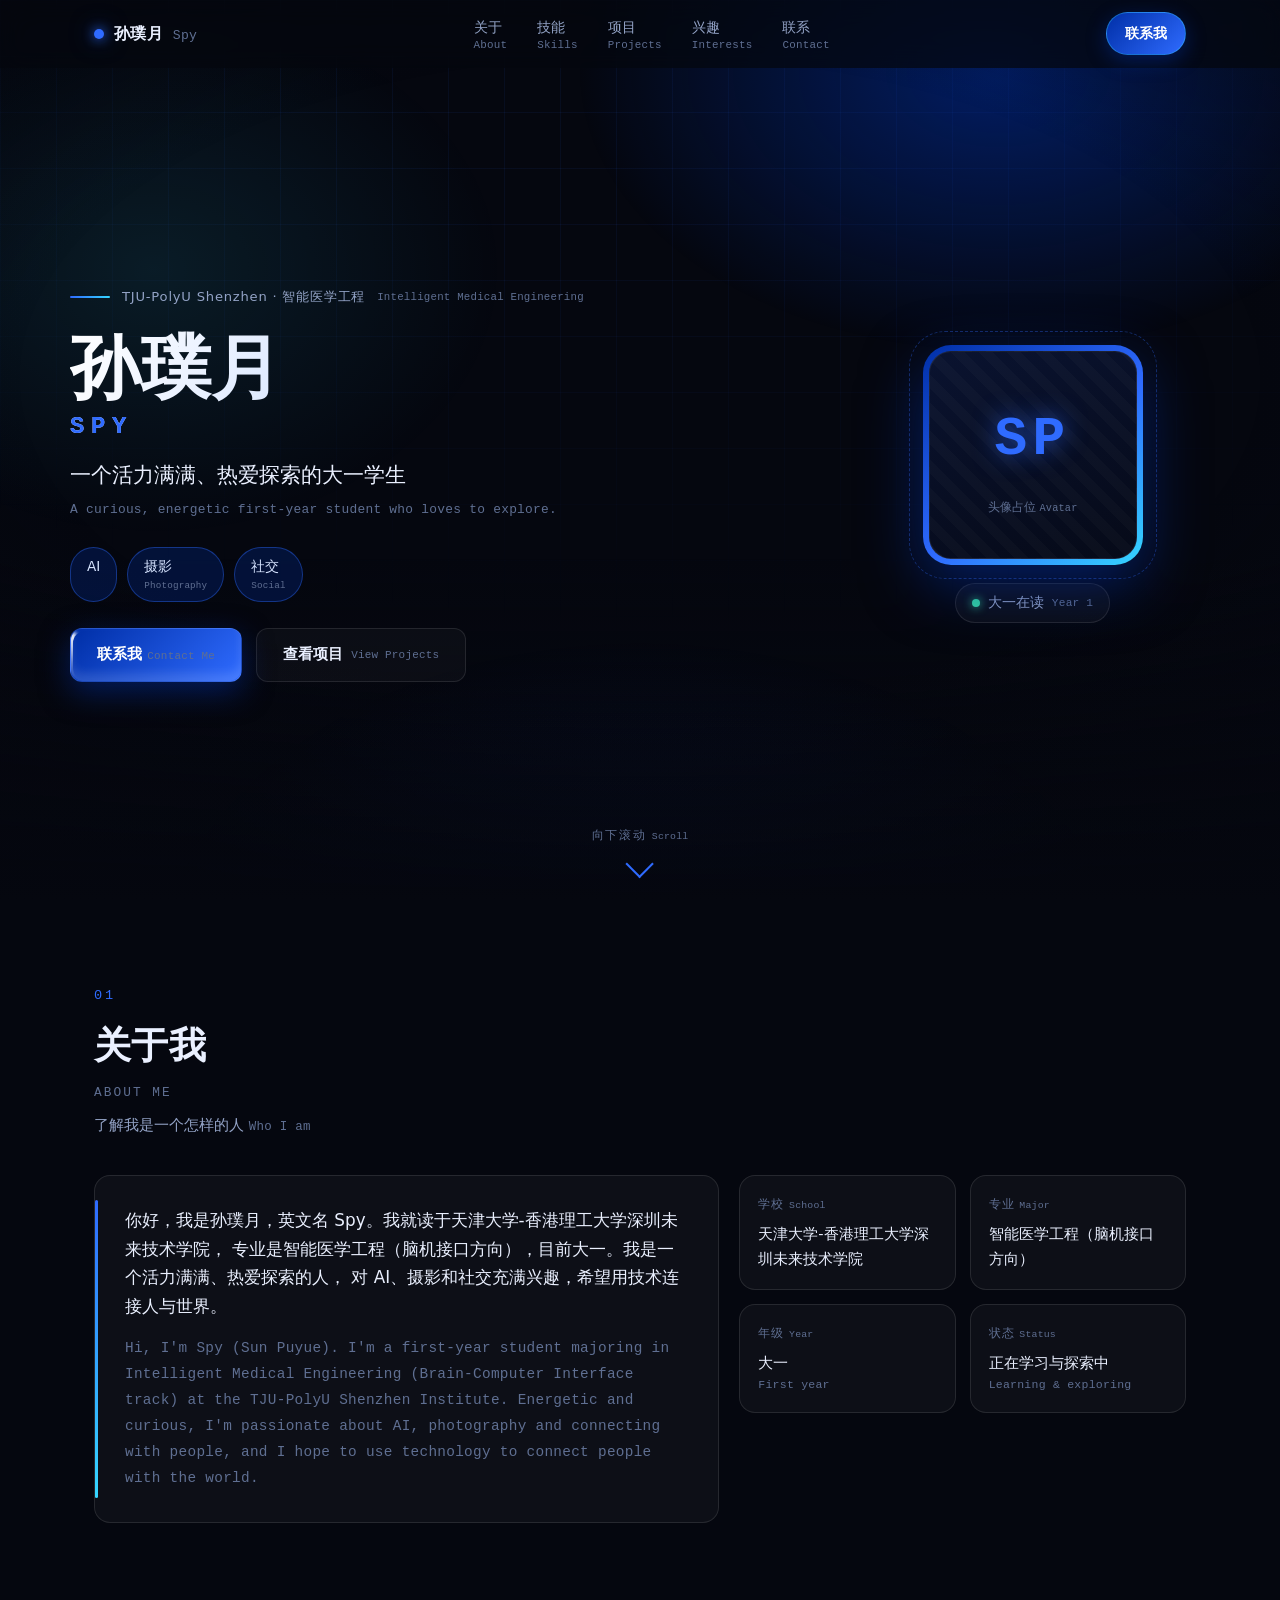
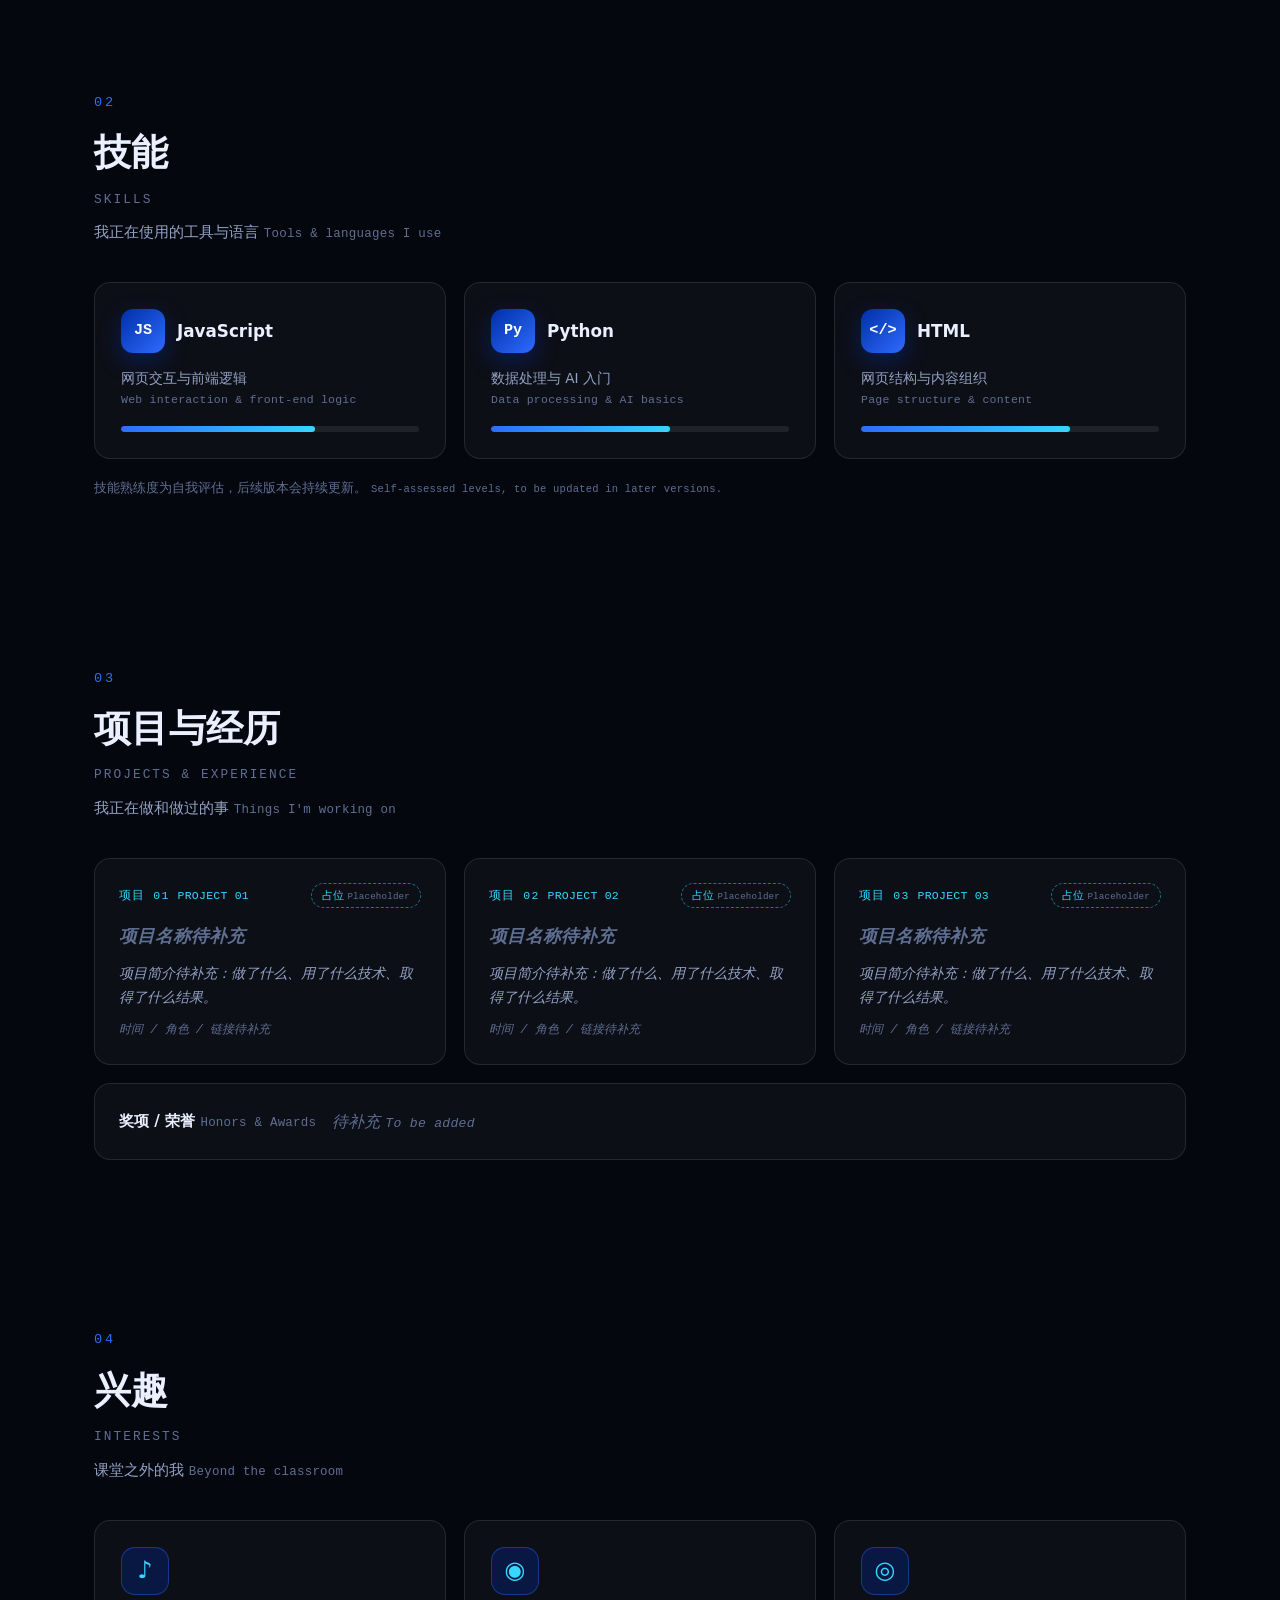
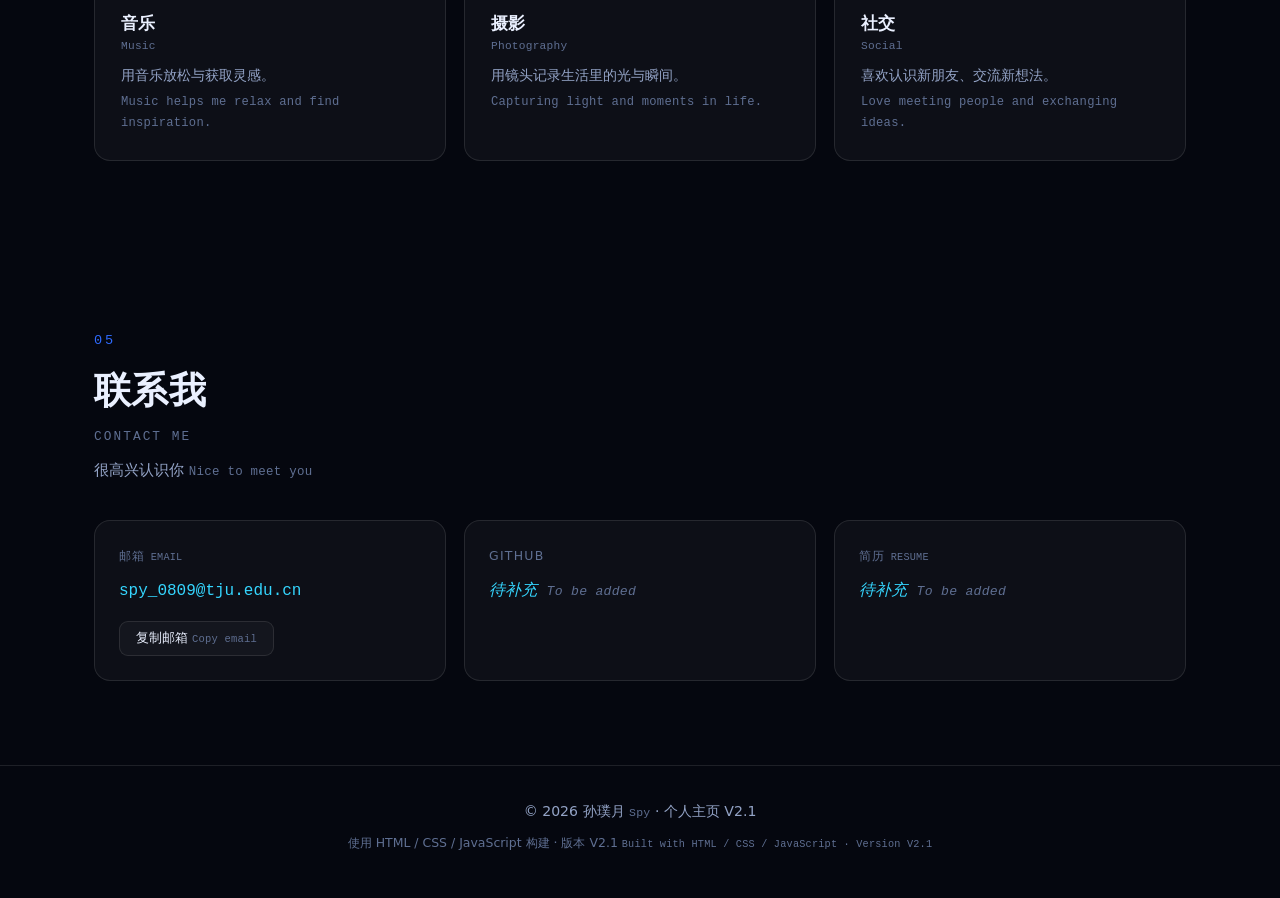
<file: 个人主页/V2.1/index.V2.1.html>
<!DOCTYPE html>
<html lang="zh-CN" data-theme="dark">
<head>
  <meta charset="UTF-8" />
  <meta name="viewport" content="width=device-width, initial-scale=1.0" />
  <title>孙璞月 Spy | 个人主页 V2.1</title>
  <meta name="description" content="孙璞月（Spy）的个人主页 — 天津大学-香港理工大学深圳未来技术学院，智能医学工程（脑机接口方向）大一学生。" />
  <link rel="preconnect" href="https://fonts.googleapis.com" />
  <link rel="icon" href="data:image/svg+xml;utf8,%3Csvg xmlns='http://www.w3.org/2000/svg' viewBox='0 0 64 64'%3E%3Crect width='64' height='64' rx='14' fill='%23050a18'/%3E%3Ccircle cx='32' cy='32' r='15' fill='none' stroke='%232f6bff' stroke-width='5'/%3E%3Ccircle cx='32' cy='32' r='5' fill='%238ab4ff'/%3E%3C/svg%3E" />
  <link rel="stylesheet" href="style.V2.1.css" />
</head>
<body>
  <!-- 背景装饰 -->
  <div class="bg-grid" aria-hidden="true"></div>
  <div class="bg-glow" aria-hidden="true"></div>

  <!-- 顶部导航 -->
  <header class="nav" id="nav">
    <div class="nav-inner">
      <a class="brand" href="#top">
        <span class="brand-dot"></span>
        <span class="brand-text">孙璞月 <span class="en">Spy</span></span>
      </a>

      <nav class="nav-links" aria-label="主导航">
        <a href="#about" class="nav-link">关于 <span class="en">About</span></a>
        <a href="#skills" class="nav-link">技能 <span class="en">Skills</span></a>
        <a href="#projects" class="nav-link">项目 <span class="en">Projects</span></a>
        <a href="#interests" class="nav-link">兴趣 <span class="en">Interests</span></a>
        <a href="#contact" class="nav-link">联系 <span class="en">Contact</span></a>
      </nav>

      <a class="nav-cta" href="#contact">联系我 <span class="en">Contact</span></a>
    </div>
  </header>

  <main id="top">
    <!-- 首屏 Hero -->
    <section class="hero" id="hero">
      <!-- 首屏 3D 粒子背景（参考 Magic UI Floating 3D Particles，原生 Canvas 实现） -->
      <div class="hero-bg" aria-hidden="true">
        <canvas class="hero-particles" id="heroParticles"></canvas>
        <div class="hero-bg-fade"></div>
      </div>

      <div class="hero-inner">
        <div class="hero-text">
          <p class="eyebrow">
            <span class="eyebrow-line"></span>
            TJU-PolyU Shenzhen · 智能医学工程 <span class="en">Intelligent Medical Engineering</span>
          </p>

          <h1 class="hero-name">
            孙璞月
            <span class="hero-name-en">Spy</span>
          </h1>

          <p class="hero-tagline">
            一个活力满满、热爱探索的大一学生
            <span class="en">A curious, energetic first-year student who loves to explore.</span>
          </p>

          <ul class="tag-list" aria-label="关键词">
            <li class="tag">AI</li>
            <li class="tag">摄影 <span class="en">Photography</span></li>
            <li class="tag">社交 <span class="en">Social</span></li>
          </ul>

          <div class="hero-actions">
            <!-- 首屏「联系我」：Shimmer Button（Magic UI 组件原生移植，边框扫光） -->
            <a class="btn btn-shimmer" href="#contact">
              <span class="shimmer-spark" aria-hidden="true">
                <span class="shimmer-spark-slide">
                  <span class="shimmer-spark-beam"></span>
                </span>
              </span>
              <span class="btn-label">联系我 <span class="en">Contact Me</span></span>
              <span class="shimmer-highlight" aria-hidden="true"></span>
              <span class="shimmer-backdrop" aria-hidden="true"></span>
            </a>
            <a class="btn btn-ghost" href="#projects">查看项目 <span class="en">View Projects</span></a>
          </div>
        </div>

        <div class="hero-avatar">
          <div class="avatar-frame">
            <!-- 头像占位符：后续替换为真实照片 -->
            <div class="avatar-placeholder" aria-label="头像占位符">
              <span class="avatar-initials">SP</span>
              <span class="avatar-note">头像占位 <span class="en">Avatar</span></span>
            </div>
          </div>
          <div class="avatar-status">
            <span class="status-dot"></span>
            大一在读 <span class="en">Year 1</span>
          </div>
        </div>
      </div>

      <div class="scroll-hint" aria-hidden="true">
        <span>向下滚动 <span class="en">Scroll</span></span>
        <span class="scroll-arrow"></span>
      </div>
    </section>

    <!-- 关于 About -->
    <section class="section" id="about">
      <div class="section-head">
        <p class="section-index">01</p>
        <h2 class="section-title">关于我 <span class="en">About Me</span></h2>
        <p class="section-sub">了解我是一个怎样的人 <span class="en">Who I am</span></p>
      </div>

      <div class="about-grid">
        <div class="card about-card">
          <p class="about-cn">
            你好，我是孙璞月，英文名 Spy。我就读于天津大学-香港理工大学深圳未来技术学院，
            专业是智能医学工程（脑机接口方向），目前大一。我是一个活力满满、热爱探索的人，
            对 AI、摄影和社交充满兴趣，希望用技术连接人与世界。
          </p>
          <p class="about-en en">
            Hi, I'm Spy (Sun Puyue). I'm a first-year student majoring in Intelligent Medical
            Engineering (Brain-Computer Interface track) at the TJU-PolyU Shenzhen Institute.
            Energetic and curious, I'm passionate about AI, photography and connecting with people,
            and I hope to use technology to connect people with the world.
          </p>
        </div>

        <div class="about-facts">
          <div class="card fact">
            <p class="fact-label">学校 <span class="en">School</span></p>
            <p class="fact-value">天津大学-香港理工大学深圳未来技术学院</p>
          </div>
          <div class="card fact">
            <p class="fact-label">专业 <span class="en">Major</span></p>
            <p class="fact-value">智能医学工程（脑机接口方向）</p>
          </div>
          <div class="card fact">
            <p class="fact-label">年级 <span class="en">Year</span></p>
            <p class="fact-value">大一 <span class="en">First year</span></p>
          </div>
          <div class="card fact">
            <p class="fact-label">状态 <span class="en">Status</span></p>
            <p class="fact-value">正在学习与探索中 <span class="en">Learning & exploring</span></p>
          </div>
        </div>
      </div>
    </section>

    <!-- 技能 Skills -->
    <section class="section" id="skills">
      <div class="section-head">
        <p class="section-index">02</p>
        <h2 class="section-title">技能 <span class="en">Skills</span></h2>
        <p class="section-sub">我正在使用的工具与语言 <span class="en">Tools & languages I use</span></p>
      </div>

      <div class="skill-grid">
        <div class="card skill-card">
          <div class="skill-top">
            <span class="skill-icon">JS</span>
            <span class="skill-name">JavaScript</span>
          </div>
          <p class="skill-desc">网页交互与前端逻辑 <span class="en">Web interaction & front-end logic</span></p>
          <div class="skill-bar"><span style="width: 65%"></span></div>
        </div>

        <div class="card skill-card">
          <div class="skill-top">
            <span class="skill-icon">Py</span>
            <span class="skill-name">Python</span>
          </div>
          <p class="skill-desc">数据处理与 AI 入门 <span class="en">Data processing & AI basics</span></p>
          <div class="skill-bar"><span style="width: 60%"></span></div>
        </div>

        <div class="card skill-card">
          <div class="skill-top">
            <span class="skill-icon">&lt;/&gt;</span>
            <span class="skill-name">HTML</span>
          </div>
          <p class="skill-desc">网页结构与内容组织 <span class="en">Page structure & content</span></p>
          <div class="skill-bar"><span style="width: 70%"></span></div>
        </div>
      </div>

      <p class="note">技能熟练度为自我评估，后续版本会持续更新。 <span class="en">Self-assessed levels, to be updated in later versions.</span></p>
    </section>

    <!-- 项目 Projects -->
    <section class="section" id="projects">
      <div class="section-head">
        <p class="section-index">03</p>
        <h2 class="section-title">项目与经历 <span class="en">Projects & Experience</span></h2>
        <p class="section-sub">我正在做和做过的事 <span class="en">Things I'm working on</span></p>
      </div>

      <div class="project-grid">
        <article class="card project-card">
          <div class="project-head">
            <span class="project-badge">项目 01 <span class="en">Project 01</span></span>
            <span class="placeholder-tag">占位 <span class="en">Placeholder</span></span>
          </div>
          <h3 class="project-title placeholder-text">项目名称待补充</h3>
          <p class="project-desc placeholder-text">项目简介待补充：做了什么、用了什么技术、取得了什么结果。</p>
          <p class="project-meta placeholder-text">时间 / 角色 / 链接待补充</p>
        </article>

        <article class="card project-card">
          <div class="project-head">
            <span class="project-badge">项目 02 <span class="en">Project 02</span></span>
            <span class="placeholder-tag">占位 <span class="en">Placeholder</span></span>
          </div>
          <h3 class="project-title placeholder-text">项目名称待补充</h3>
          <p class="project-desc placeholder-text">项目简介待补充：做了什么、用了什么技术、取得了什么结果。</p>
          <p class="project-meta placeholder-text">时间 / 角色 / 链接待补充</p>
        </article>

        <article class="card project-card">
          <div class="project-head">
            <span class="project-badge">项目 03 <span class="en">Project 03</span></span>
            <span class="placeholder-tag">占位 <span class="en">Placeholder</span></span>
          </div>
          <h3 class="project-title placeholder-text">项目名称待补充</h3>
          <p class="project-desc placeholder-text">项目简介待补充：做了什么、用了什么技术、取得了什么结果。</p>
          <p class="project-meta placeholder-text">时间 / 角色 / 链接待补充</p>
        </article>
      </div>

      <div class="card honor-card">
        <p class="honor-label">奖项 / 荣誉 <span class="en">Honors & Awards</span></p>
        <p class="placeholder-text">待补充 <span class="en">To be added</span></p>
      </div>
    </section>

    <!-- 兴趣 Interests -->
    <section class="section" id="interests">
      <div class="section-head">
        <p class="section-index">04</p>
        <h2 class="section-title">兴趣 <span class="en">Interests</span></h2>
        <p class="section-sub">课堂之外的我 <span class="en">Beyond the classroom</span></p>
      </div>

      <div class="interest-grid">
        <div class="card interest-card">
          <span class="interest-emoji" aria-hidden="true">♪</span>
          <h3>音乐 <span class="en">Music</span></h3>
          <p>用音乐放松与获取灵感。 <span class="en">Music helps me relax and find inspiration.</span></p>
        </div>
        <div class="card interest-card">
          <span class="interest-emoji" aria-hidden="true">◉</span>
          <h3>摄影 <span class="en">Photography</span></h3>
          <p>用镜头记录生活里的光与瞬间。 <span class="en">Capturing light and moments in life.</span></p>
        </div>
        <div class="card interest-card">
          <span class="interest-emoji" aria-hidden="true">◎</span>
          <h3>社交 <span class="en">Social</span></h3>
          <p>喜欢认识新朋友、交流新想法。 <span class="en">Love meeting people and exchanging ideas.</span></p>
        </div>
      </div>
    </section>

    <!-- 联系 Contact -->
    <section class="section" id="contact">
      <div class="section-head">
        <p class="section-index">05</p>
        <h2 class="section-title">联系我 <span class="en">Contact Me</span></h2>
        <p class="section-sub">很高兴认识你 <span class="en">Nice to meet you</span></p>
      </div>

      <div class="contact-grid">
        <div class="card contact-card">
          <p class="contact-label">邮箱 <span class="en">Email</span></p>
          <a class="contact-value" href="mailto:spy_0809@tju.edu.cn">spy_0809@tju.edu.cn</a>
          <button class="copy-btn" id="copyEmail" data-email="spy_0809@tju.edu.cn" type="button">
            复制邮箱 <span class="en">Copy email</span>
          </button>
        </div>

        <div class="card contact-card">
          <p class="contact-label">GitHub</p>
          <span class="contact-value placeholder-text">待补充 <span class="en">To be added</span></span>
        </div>

        <div class="card contact-card">
          <p class="contact-label">简历 <span class="en">Resume</span></p>
          <span class="contact-value placeholder-text">待补充 <span class="en">To be added</span></span>
        </div>
      </div>
    </section>
  </main>

  <footer class="footer">
    <p>© <span id="year">2026</span> 孙璞月 <span class="en">Spy</span> · 个人主页 V2.1</p>
    <p class="footer-sub">使用 HTML / CSS / JavaScript 构建 · 版本 V2.1 <span class="en">Built with HTML / CSS / JavaScript · Version V2.1</span></p>
  </footer>

  <script src="script.V2.1.js"></script>
</body>
</html>
</file>
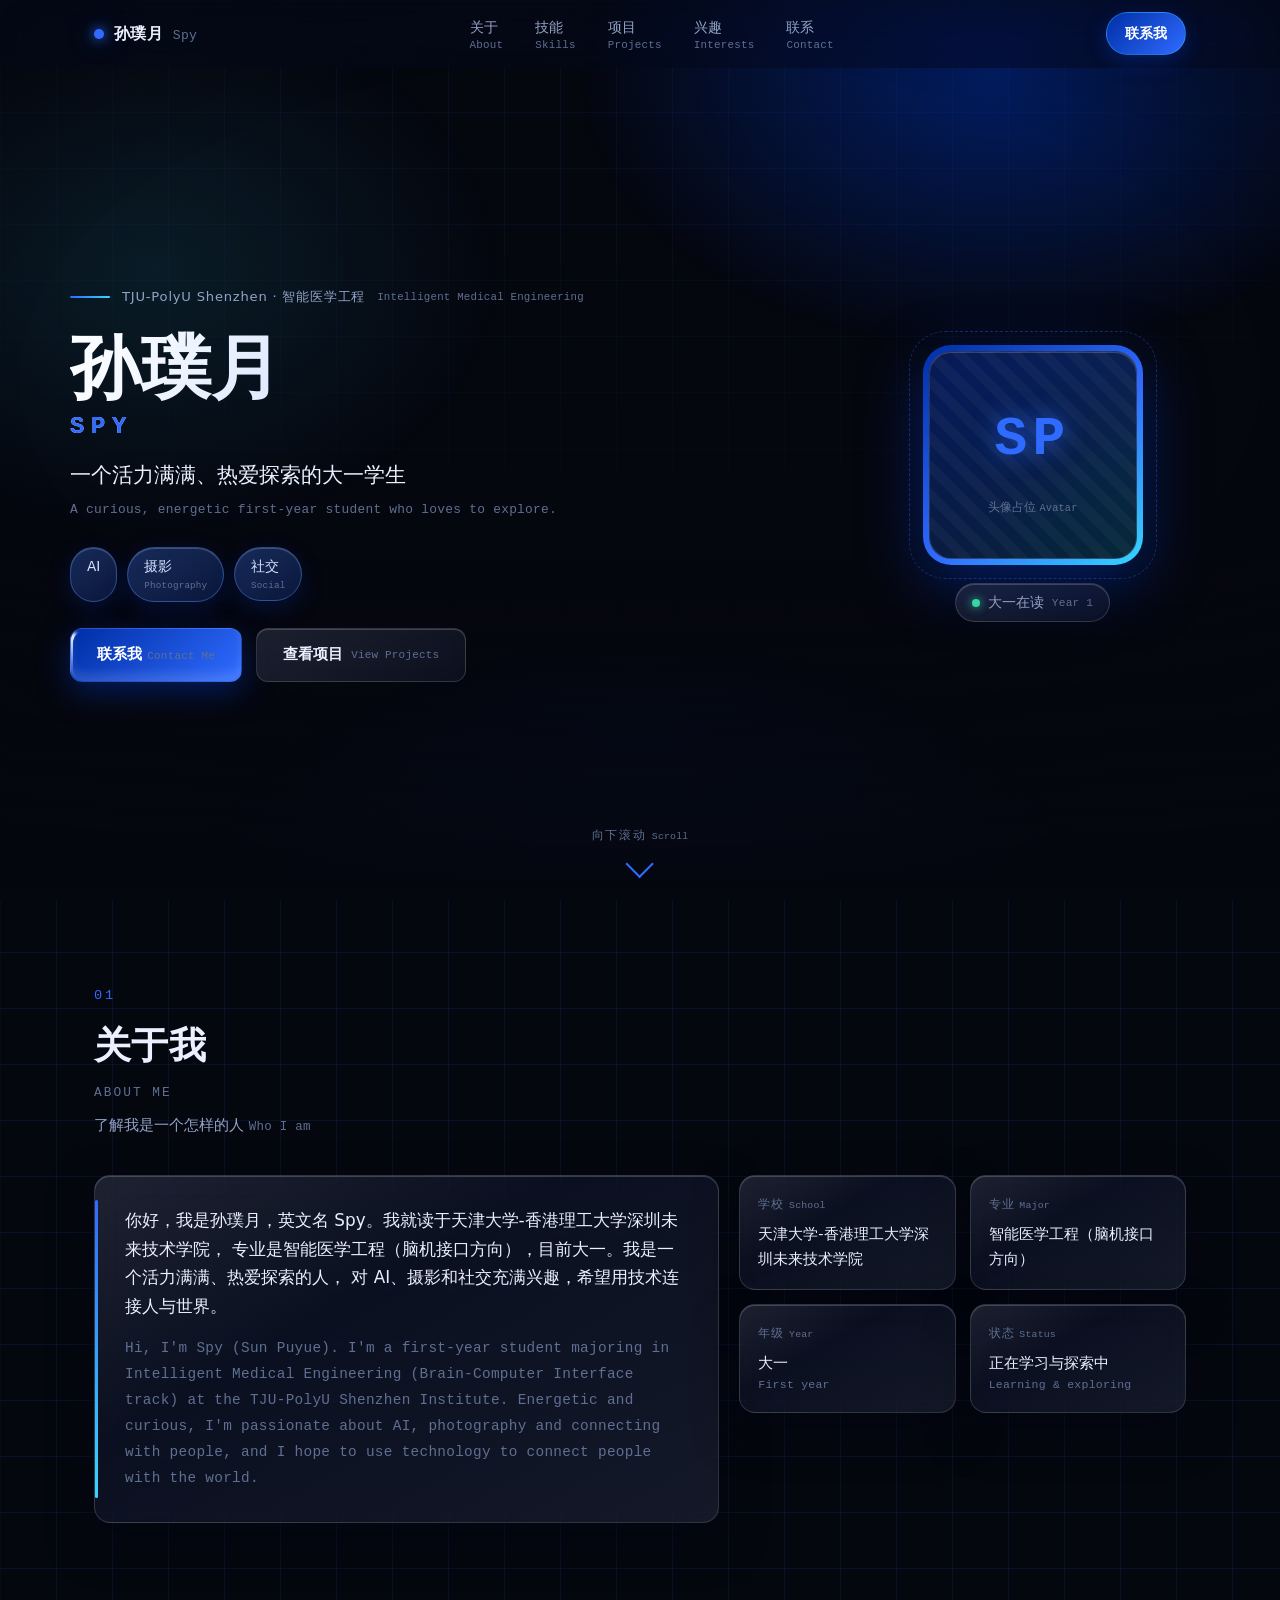
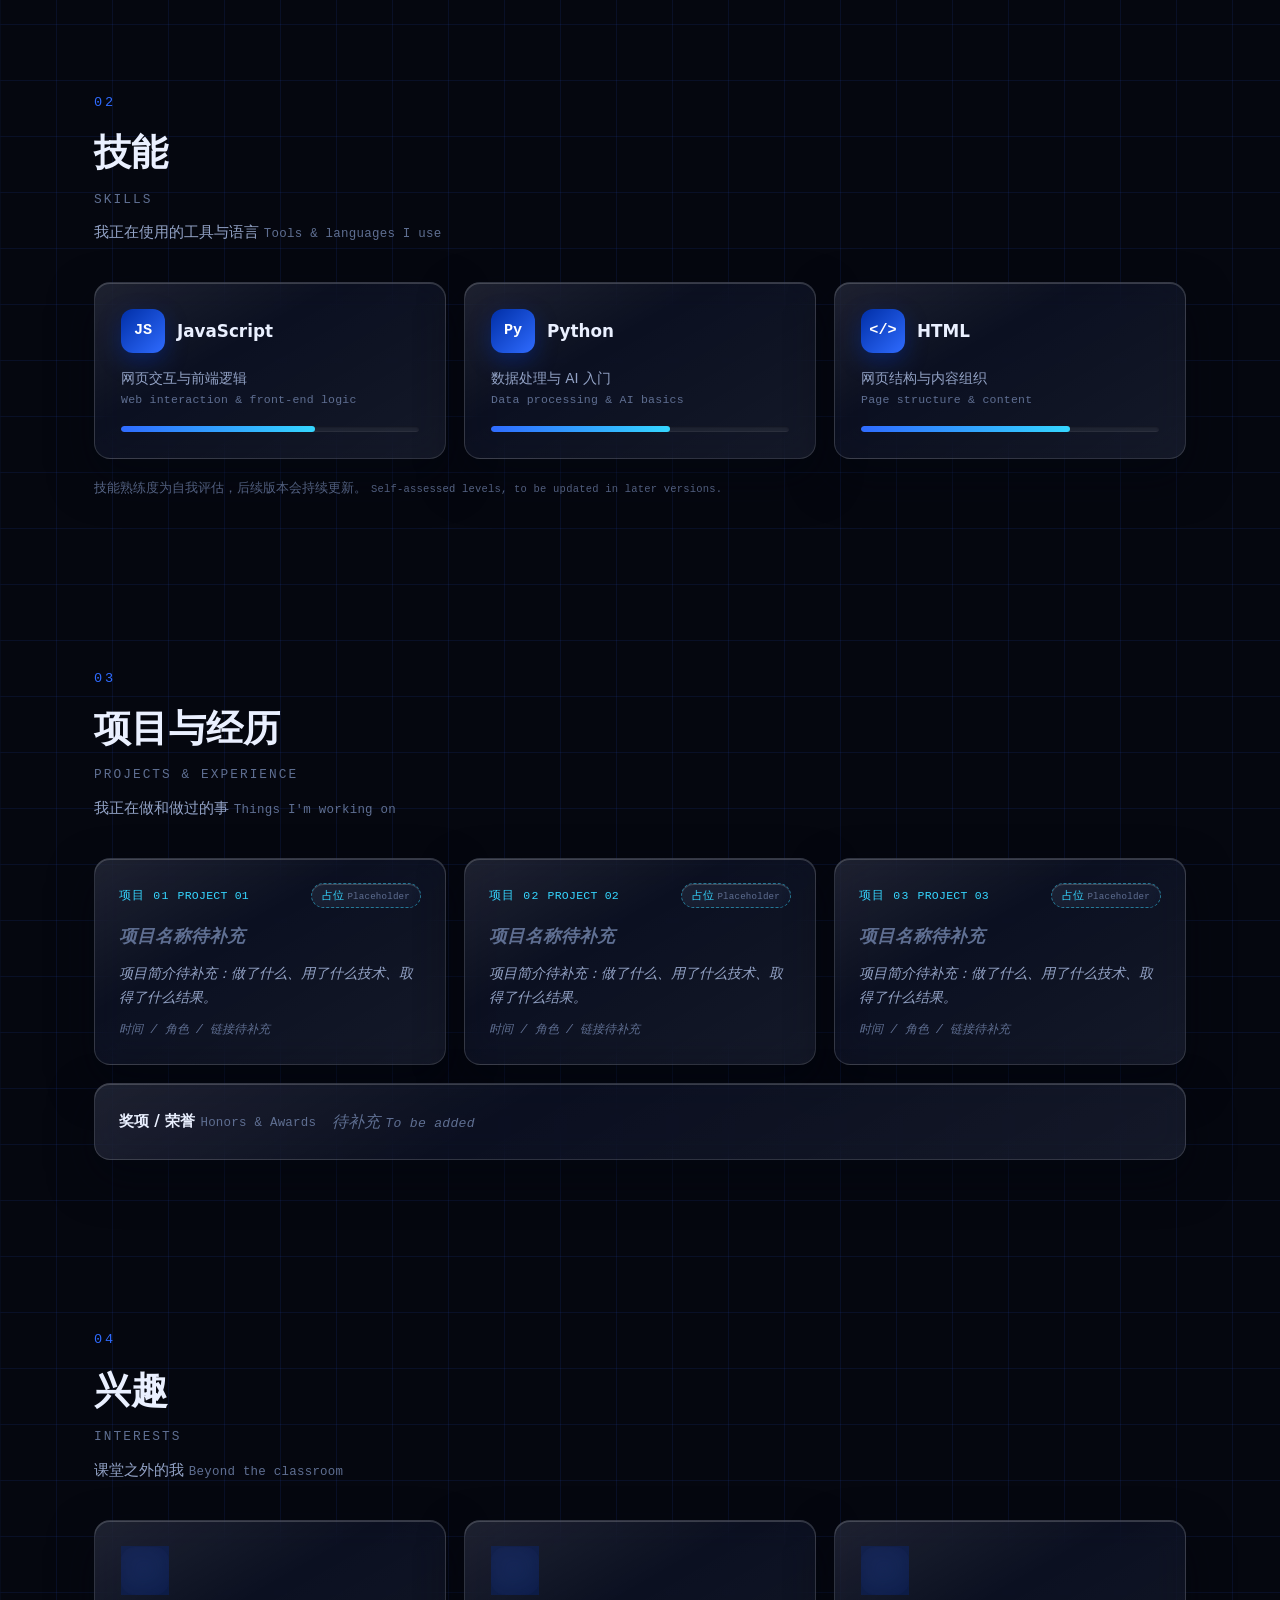
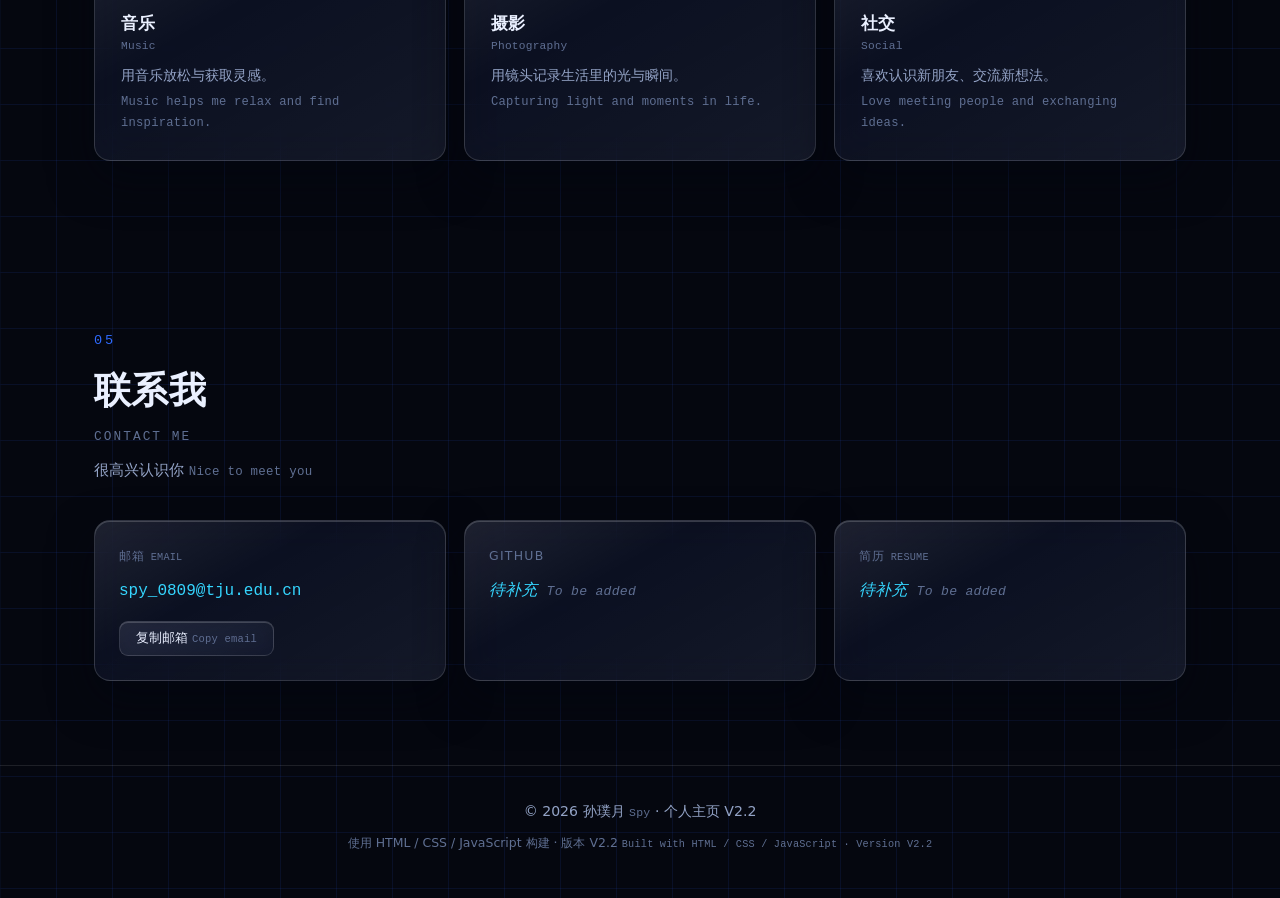
<file: 个人主页/V2.2/index.V2.2.html>
<!DOCTYPE html>
<html lang="zh-CN" data-theme="dark">
<head>
  <meta charset="UTF-8" />
  <meta name="viewport" content="width=device-width, initial-scale=1.0" />
  <title>孙璞月 Spy | 个人主页 V2.2</title>
  <meta name="description" content="孙璞月（Spy）的个人主页 — 天津大学-香港理工大学深圳未来技术学院，智能医学工程（脑机接口方向）大一学生。" />
  <link rel="preconnect" href="https://fonts.googleapis.com" />
  <link rel="icon" href="data:image/svg+xml;utf8,%3Csvg xmlns='http://www.w3.org/2000/svg' viewBox='0 0 64 64'%3E%3Crect width='64' height='64' rx='14' fill='%23050a18'/%3E%3Ccircle cx='32' cy='32' r='15' fill='none' stroke='%232f6bff' stroke-width='5'/%3E%3Ccircle cx='32' cy='32' r='5' fill='%238ab4ff'/%3E%3C/svg%3E" />
  <link rel="stylesheet" href="style.V2.2.css" />
</head>
<body>
  <!-- 背景装饰 -->
  <!-- 首屏静态网格（V2.2 起仅覆盖首屏区域，保持 V1/V2.1 的首屏观感不变） -->
  <div class="bg-grid" aria-hidden="true"></div>
  <div class="bg-glow" aria-hidden="true"></div>
  <!-- 首屏以外区域的「交互式网格背景」
       （参考 Magic UI Interactive Grid Pattern，改用原生 SVG + 指针追踪实现；
        SVG 内的方格由 script.V2.2.js 按容器尺寸动态生成） -->
  <div class="igrid-layer" aria-hidden="true">
    <svg class="igrid" id="interactiveGrid" xmlns="http://www.w3.org/2000/svg" focusable="false"></svg>
  </div>

  <!-- 顶部导航 -->
  <header class="nav" id="nav">
    <div class="nav-inner">
      <a class="brand" href="#top">
        <span class="brand-dot"></span>
        <span class="brand-text">孙璞月 <span class="en">Spy</span></span>
      </a>

      <nav class="nav-links" aria-label="主导航">
        <a href="#about" class="nav-link">关于 <span class="en">About</span></a>
        <a href="#skills" class="nav-link">技能 <span class="en">Skills</span></a>
        <a href="#projects" class="nav-link">项目 <span class="en">Projects</span></a>
        <a href="#interests" class="nav-link">兴趣 <span class="en">Interests</span></a>
        <a href="#contact" class="nav-link">联系 <span class="en">Contact</span></a>
      </nav>

      <a class="nav-cta" href="#contact">联系我 <span class="en">Contact</span></a>
    </div>
  </header>

  <main id="top">
    <!-- 首屏 Hero -->
    <section class="hero" id="hero">
      <!-- 首屏 3D 粒子背景（参考 Magic UI Floating 3D Particles，原生 Canvas 实现） -->
      <div class="hero-bg" aria-hidden="true">
        <canvas class="hero-particles" id="heroParticles"></canvas>
        <div class="hero-bg-fade"></div>
      </div>

      <div class="hero-inner">
        <div class="hero-text">
          <p class="eyebrow">
            <span class="eyebrow-line"></span>
            TJU-PolyU Shenzhen · 智能医学工程 <span class="en">Intelligent Medical Engineering</span>
          </p>

          <h1 class="hero-name">
            孙璞月
            <span class="hero-name-en">Spy</span>
          </h1>

          <p class="hero-tagline">
            一个活力满满、热爱探索的大一学生
            <span class="en">A curious, energetic first-year student who loves to explore.</span>
          </p>

          <ul class="tag-list" aria-label="关键词">
            <li class="tag">AI</li>
            <li class="tag">摄影 <span class="en">Photography</span></li>
            <li class="tag">社交 <span class="en">Social</span></li>
          </ul>

          <div class="hero-actions">
            <!-- 首屏「联系我」：Shimmer Button（Magic UI 组件原生移植，边框扫光） -->
            <a class="btn btn-shimmer" href="#contact">
              <span class="shimmer-spark" aria-hidden="true">
                <span class="shimmer-spark-slide">
                  <span class="shimmer-spark-beam"></span>
                </span>
              </span>
              <span class="btn-label">联系我 <span class="en">Contact Me</span></span>
              <span class="shimmer-highlight" aria-hidden="true"></span>
              <span class="shimmer-backdrop" aria-hidden="true"></span>
            </a>
            <a class="btn btn-ghost" href="#projects">查看项目 <span class="en">View Projects</span></a>
          </div>
        </div>

        <div class="hero-avatar">
          <div class="avatar-frame">
            <!-- 头像占位符：后续替换为真实照片 -->
            <div class="avatar-placeholder" aria-label="头像占位符">
              <span class="avatar-initials">SP</span>
              <span class="avatar-note">头像占位 <span class="en">Avatar</span></span>
            </div>
          </div>
          <div class="avatar-status">
            <span class="status-dot"></span>
            大一在读 <span class="en">Year 1</span>
          </div>
        </div>
      </div>

      <div class="scroll-hint" aria-hidden="true">
        <span>向下滚动 <span class="en">Scroll</span></span>
        <span class="scroll-arrow"></span>
      </div>
    </section>

    <!-- 关于 About -->
    <section class="section" id="about">
      <div class="section-head">
        <p class="section-index">01</p>
        <h2 class="section-title">关于我 <span class="en">About Me</span></h2>
        <p class="section-sub">了解我是一个怎样的人 <span class="en">Who I am</span></p>
      </div>

      <div class="about-grid">
        <div class="card about-card">
          <p class="about-cn">
            你好，我是孙璞月，英文名 Spy。我就读于天津大学-香港理工大学深圳未来技术学院，
            专业是智能医学工程（脑机接口方向），目前大一。我是一个活力满满、热爱探索的人，
            对 AI、摄影和社交充满兴趣，希望用技术连接人与世界。
          </p>
          <p class="about-en en">
            Hi, I'm Spy (Sun Puyue). I'm a first-year student majoring in Intelligent Medical
            Engineering (Brain-Computer Interface track) at the TJU-PolyU Shenzhen Institute.
            Energetic and curious, I'm passionate about AI, photography and connecting with people,
            and I hope to use technology to connect people with the world.
          </p>
        </div>

        <div class="about-facts">
          <div class="card fact">
            <p class="fact-label">学校 <span class="en">School</span></p>
            <p class="fact-value">天津大学-香港理工大学深圳未来技术学院</p>
          </div>
          <div class="card fact">
            <p class="fact-label">专业 <span class="en">Major</span></p>
            <p class="fact-value">智能医学工程（脑机接口方向）</p>
          </div>
          <div class="card fact">
            <p class="fact-label">年级 <span class="en">Year</span></p>
            <p class="fact-value">大一 <span class="en">First year</span></p>
          </div>
          <div class="card fact">
            <p class="fact-label">状态 <span class="en">Status</span></p>
            <p class="fact-value">正在学习与探索中 <span class="en">Learning & exploring</span></p>
          </div>
        </div>
      </div>
    </section>

    <!-- 技能 Skills -->
    <section class="section" id="skills">
      <div class="section-head">
        <p class="section-index">02</p>
        <h2 class="section-title">技能 <span class="en">Skills</span></h2>
        <p class="section-sub">我正在使用的工具与语言 <span class="en">Tools & languages I use</span></p>
      </div>

      <div class="skill-grid">
        <div class="card skill-card">
          <div class="skill-top">
            <span class="skill-icon">JS</span>
            <span class="skill-name">JavaScript</span>
          </div>
          <p class="skill-desc">网页交互与前端逻辑 <span class="en">Web interaction & front-end logic</span></p>
          <div class="skill-bar"><span style="width: 65%"></span></div>
        </div>

        <div class="card skill-card">
          <div class="skill-top">
            <span class="skill-icon">Py</span>
            <span class="skill-name">Python</span>
          </div>
          <p class="skill-desc">数据处理与 AI 入门 <span class="en">Data processing & AI basics</span></p>
          <div class="skill-bar"><span style="width: 60%"></span></div>
        </div>

        <div class="card skill-card">
          <div class="skill-top">
            <span class="skill-icon">&lt;/&gt;</span>
            <span class="skill-name">HTML</span>
          </div>
          <p class="skill-desc">网页结构与内容组织 <span class="en">Page structure & content</span></p>
          <div class="skill-bar"><span style="width: 70%"></span></div>
        </div>
      </div>

      <p class="note">技能熟练度为自我评估，后续版本会持续更新。 <span class="en">Self-assessed levels, to be updated in later versions.</span></p>
    </section>

    <!-- 项目 Projects -->
    <section class="section" id="projects">
      <div class="section-head">
        <p class="section-index">03</p>
        <h2 class="section-title">项目与经历 <span class="en">Projects & Experience</span></h2>
        <p class="section-sub">我正在做和做过的事 <span class="en">Things I'm working on</span></p>
      </div>

      <div class="project-grid">
        <article class="card project-card">
          <div class="project-head">
            <span class="project-badge">项目 01 <span class="en">Project 01</span></span>
            <span class="placeholder-tag">占位 <span class="en">Placeholder</span></span>
          </div>
          <h3 class="project-title placeholder-text">项目名称待补充</h3>
          <p class="project-desc placeholder-text">项目简介待补充：做了什么、用了什么技术、取得了什么结果。</p>
          <p class="project-meta placeholder-text">时间 / 角色 / 链接待补充</p>
        </article>

        <article class="card project-card">
          <div class="project-head">
            <span class="project-badge">项目 02 <span class="en">Project 02</span></span>
            <span class="placeholder-tag">占位 <span class="en">Placeholder</span></span>
          </div>
          <h3 class="project-title placeholder-text">项目名称待补充</h3>
          <p class="project-desc placeholder-text">项目简介待补充：做了什么、用了什么技术、取得了什么结果。</p>
          <p class="project-meta placeholder-text">时间 / 角色 / 链接待补充</p>
        </article>

        <article class="card project-card">
          <div class="project-head">
            <span class="project-badge">项目 03 <span class="en">Project 03</span></span>
            <span class="placeholder-tag">占位 <span class="en">Placeholder</span></span>
          </div>
          <h3 class="project-title placeholder-text">项目名称待补充</h3>
          <p class="project-desc placeholder-text">项目简介待补充：做了什么、用了什么技术、取得了什么结果。</p>
          <p class="project-meta placeholder-text">时间 / 角色 / 链接待补充</p>
        </article>
      </div>

      <div class="card honor-card">
        <p class="honor-label">奖项 / 荣誉 <span class="en">Honors & Awards</span></p>
        <p class="placeholder-text">待补充 <span class="en">To be added</span></p>
      </div>
    </section>

    <!-- 兴趣 Interests -->
    <section class="section" id="interests">
      <div class="section-head">
        <p class="section-index">04</p>
        <h2 class="section-title">兴趣 <span class="en">Interests</span></h2>
        <p class="section-sub">课堂之外的我 <span class="en">Beyond the classroom</span></p>
      </div>

      <div class="interest-grid">
        <div class="card interest-card">
          <span class="interest-emoji" aria-hidden="true">♪</span>
          <h3>音乐 <span class="en">Music</span></h3>
          <p>用音乐放松与获取灵感。 <span class="en">Music helps me relax and find inspiration.</span></p>
        </div>
        <div class="card interest-card">
          <span class="interest-emoji" aria-hidden="true">◉</span>
          <h3>摄影 <span class="en">Photography</span></h3>
          <p>用镜头记录生活里的光与瞬间。 <span class="en">Capturing light and moments in life.</span></p>
        </div>
        <div class="card interest-card">
          <span class="interest-emoji" aria-hidden="true">◎</span>
          <h3>社交 <span class="en">Social</span></h3>
          <p>喜欢认识新朋友、交流新想法。 <span class="en">Love meeting people and exchanging ideas.</span></p>
        </div>
      </div>
    </section>

    <!-- 联系 Contact -->
    <section class="section" id="contact">
      <div class="section-head">
        <p class="section-index">05</p>
        <h2 class="section-title">联系我 <span class="en">Contact Me</span></h2>
        <p class="section-sub">很高兴认识你 <span class="en">Nice to meet you</span></p>
      </div>

      <div class="contact-grid">
        <div class="card contact-card">
          <p class="contact-label">邮箱 <span class="en">Email</span></p>
          <a class="contact-value" href="mailto:spy_0809@tju.edu.cn">spy_0809@tju.edu.cn</a>
          <button class="copy-btn" id="copyEmail" data-email="spy_0809@tju.edu.cn" type="button">
            复制邮箱 <span class="en">Copy email</span>
          </button>
        </div>

        <div class="card contact-card">
          <p class="contact-label">GitHub</p>
          <span class="contact-value placeholder-text">待补充 <span class="en">To be added</span></span>
        </div>

        <div class="card contact-card">
          <p class="contact-label">简历 <span class="en">Resume</span></p>
          <span class="contact-value placeholder-text">待补充 <span class="en">To be added</span></span>
        </div>
      </div>
    </section>
  </main>

  <footer class="footer">
    <p>© <span id="year">2026</span> 孙璞月 <span class="en">Spy</span> · 个人主页 V2.2</p>
    <p class="footer-sub">使用 HTML / CSS / JavaScript 构建 · 版本 V2.2 <span class="en">Built with HTML / CSS / JavaScript · Version V2.2</span></p>
  </footer>

  <script src="script.V2.2.js"></script>
</body>
</html>
</file>
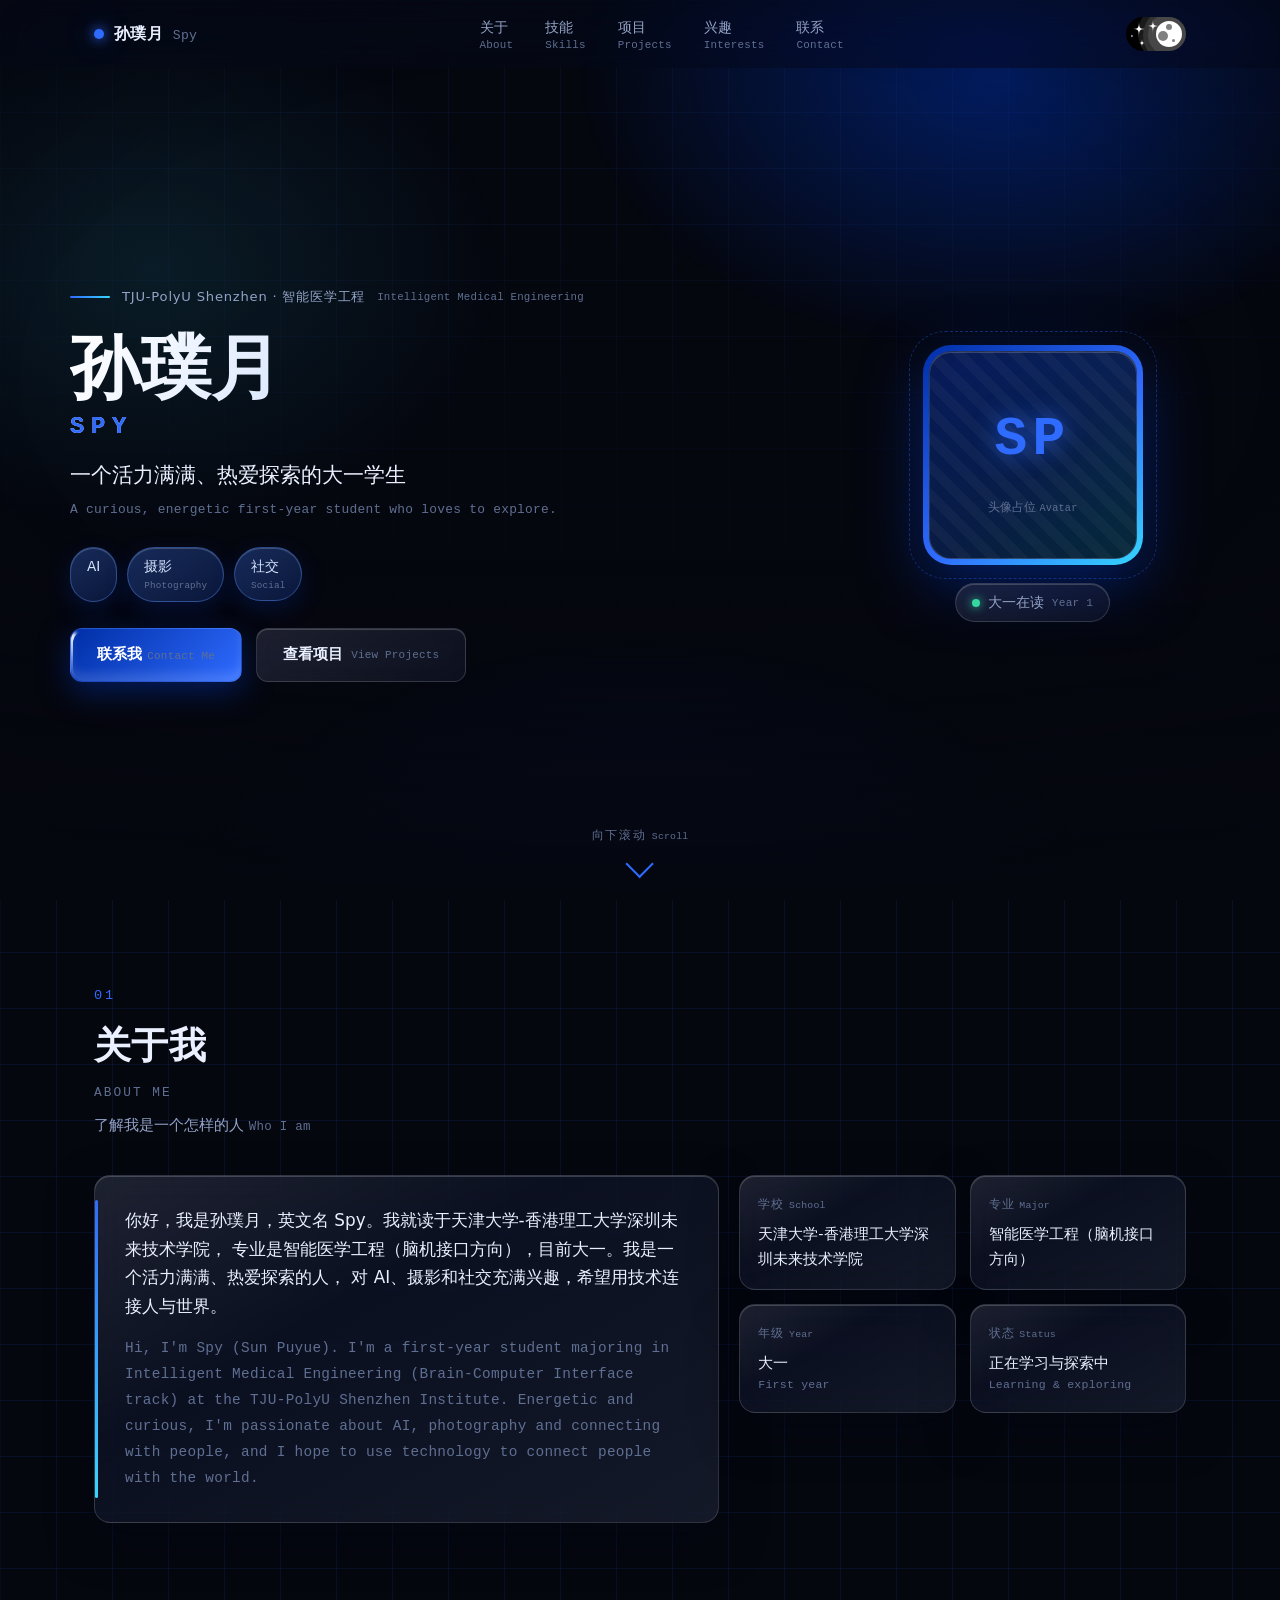
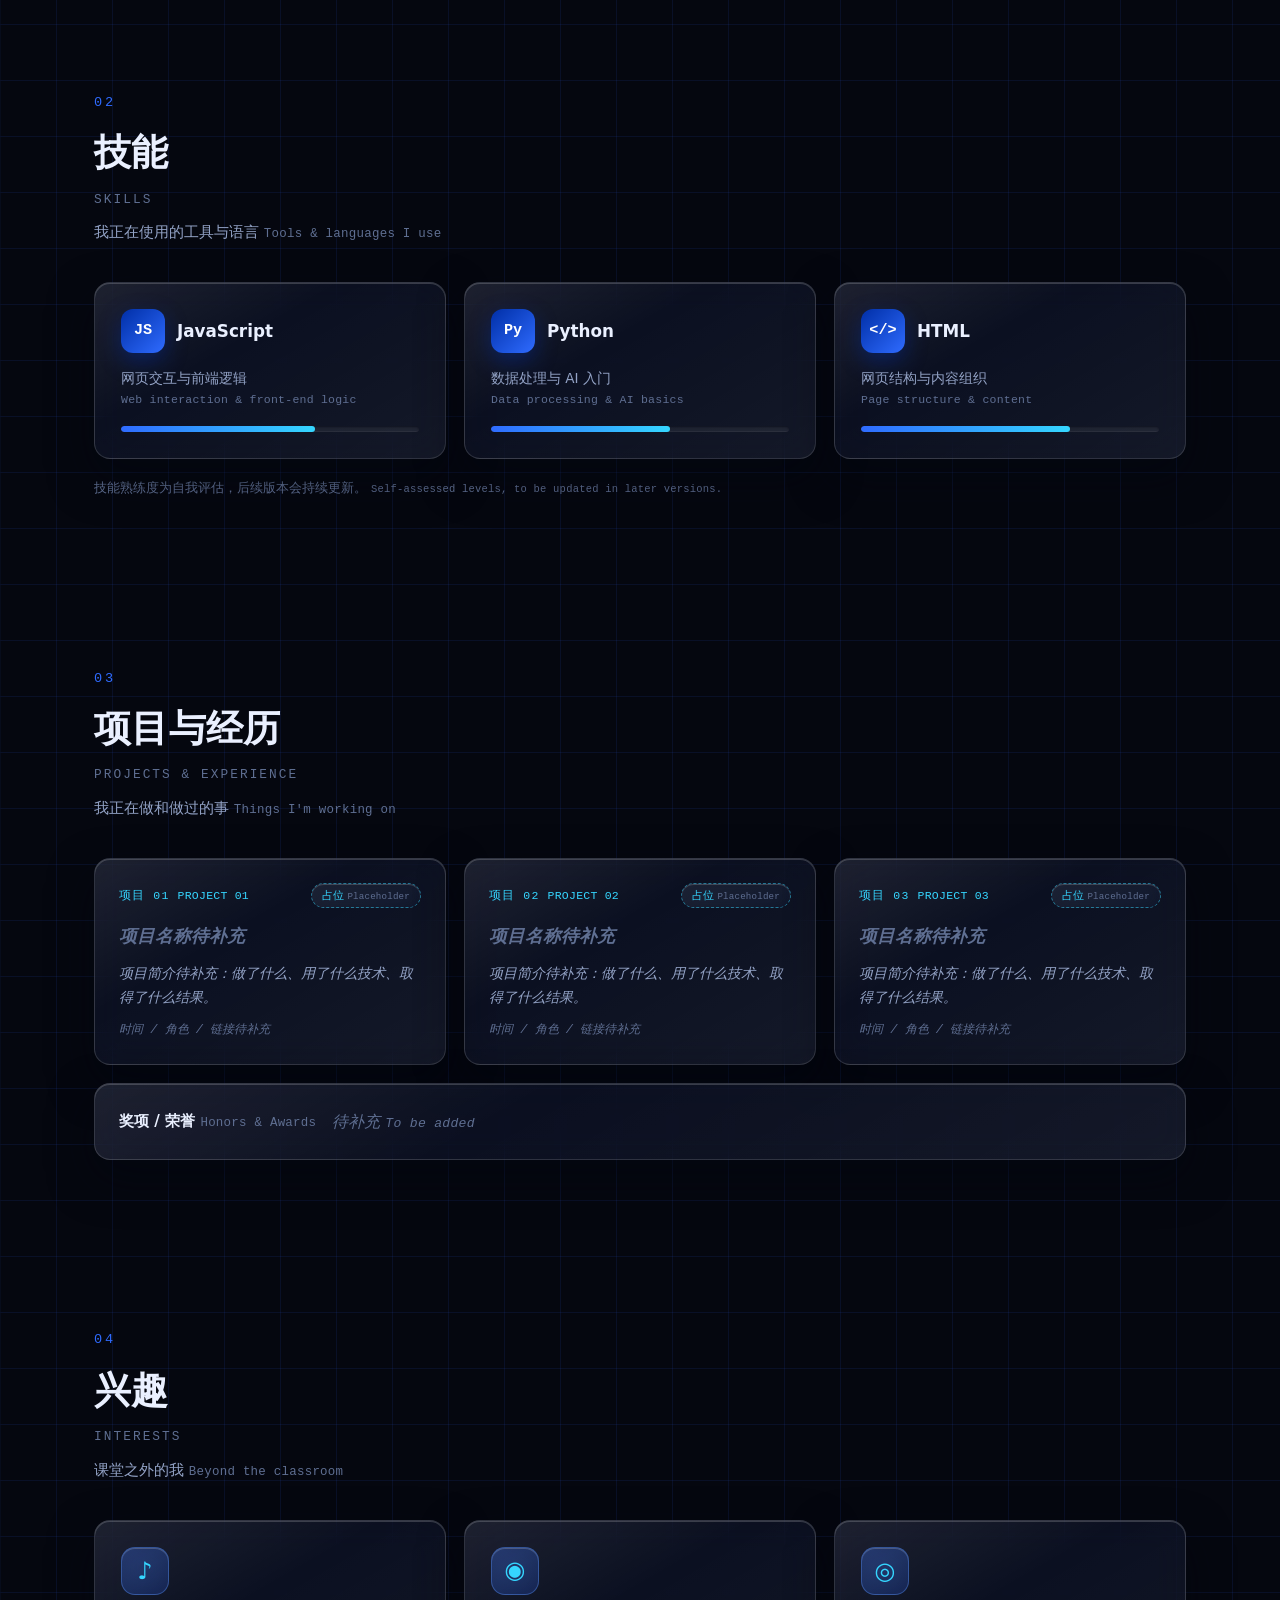
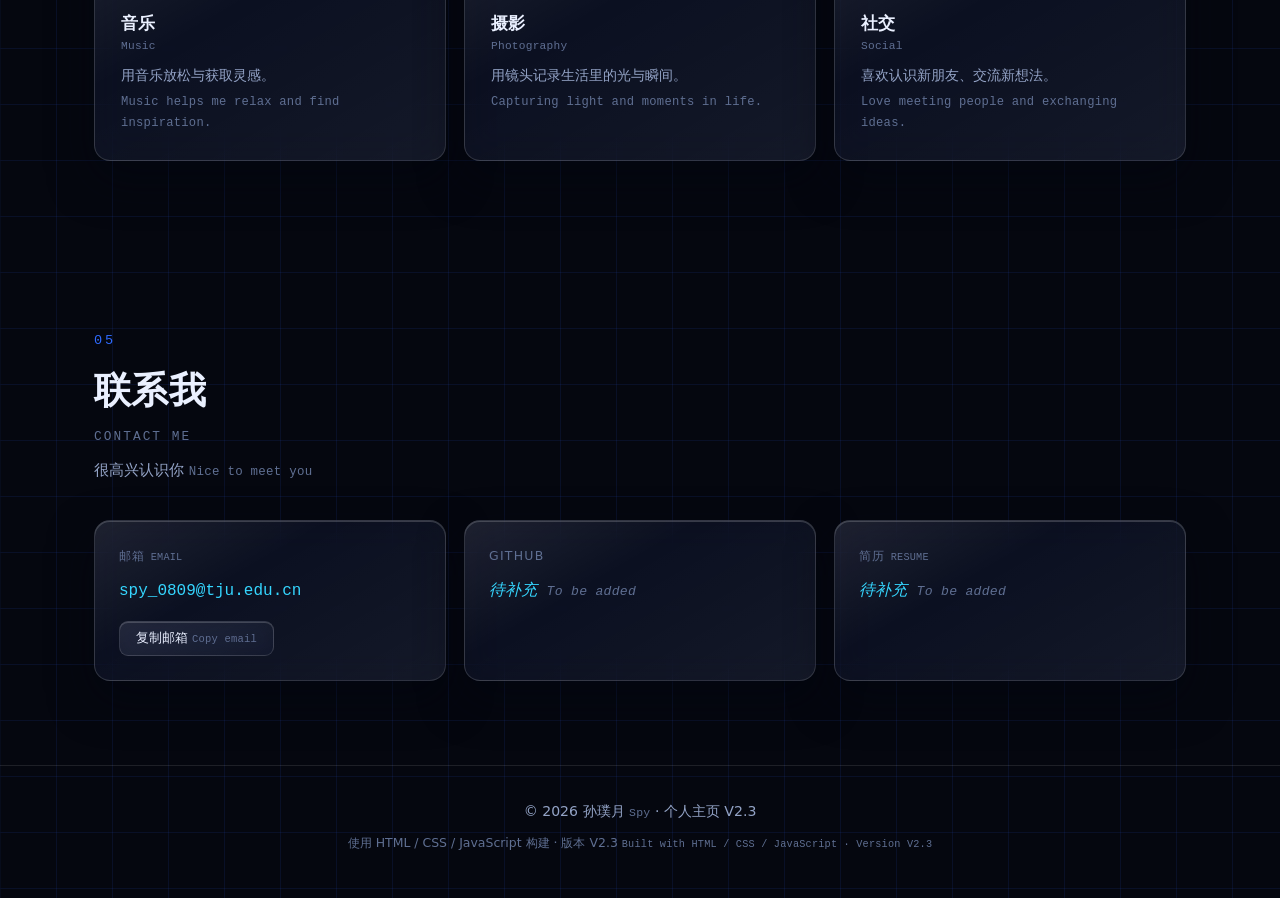
<file: 个人主页/V2.3/index.V2.3.html>
<!DOCTYPE html>
<html lang="zh-CN" data-theme="dark">
<head>
  <meta charset="UTF-8" />
  <meta name="viewport" content="width=device-width, initial-scale=1.0" />
  <title>孙璞月 Spy | 个人主页 V2.3</title>
  <meta name="description" content="孙璞月（Spy）的个人主页 — 天津大学-香港理工大学深圳未来技术学院，智能医学工程（脑机接口方向）大一学生。" />
  <meta name="theme-color" content="#05070f" />
  <script>
    (function () {
      try {
        var savedTheme = localStorage.getItem("spy-theme");
        document.documentElement.setAttribute("data-theme", savedTheme === "light" ? "light" : "dark");
      } catch (error) {
        document.documentElement.setAttribute("data-theme", "dark");
      }
    })();
  </script>
  <link rel="preconnect" href="https://fonts.googleapis.com" />
  <link rel="icon" href="data:image/svg+xml;utf8,%3Csvg xmlns='http://www.w3.org/2000/svg' viewBox='0 0 64 64'%3E%3Crect width='64' height='64' rx='14' fill='%23050a18'/%3E%3Ccircle cx='32' cy='32' r='15' fill='none' stroke='%232f6bff' stroke-width='5'/%3E%3Ccircle cx='32' cy='32' r='5' fill='%238ab4ff'/%3E%3C/svg%3E" />
  <link rel="stylesheet" href="style.V2.3.css" />
</head>
<body>
  <!-- 背景装饰 -->
  <!-- 首屏静态网格（V2.2 起仅覆盖首屏区域，保持 V1/V2.1 的首屏观感不变） -->
  <div class="bg-grid" aria-hidden="true"></div>
  <div class="bg-glow" aria-hidden="true"></div>
  <!-- 首屏以外区域的「交互式网格背景」
       （参考 Magic UI Interactive Grid Pattern，改用原生 SVG + 指针追踪实现；
        SVG 内的方格由 script.V2.3.js 按容器尺寸动态生成） -->
  <div class="igrid-layer" aria-hidden="true">
    <svg class="igrid" id="interactiveGrid" xmlns="http://www.w3.org/2000/svg" focusable="false"></svg>
  </div>

  <!-- 顶部导航 -->
  <header class="nav" id="nav">
    <div class="nav-inner">
      <a class="brand" href="#top">
        <span class="brand-dot"></span>
        <span class="brand-text">孙璞月 <span class="en">Spy</span></span>
      </a>

      <nav class="nav-links" aria-label="主导航">
        <a href="#about" class="nav-link">关于 <span class="en">About</span></a>
        <a href="#skills" class="nav-link">技能 <span class="en">Skills</span></a>
        <a href="#projects" class="nav-link">项目 <span class="en">Projects</span></a>
        <a href="#interests" class="nav-link">兴趣 <span class="en">Interests</span></a>
        <a href="#contact" class="nav-link">联系 <span class="en">Contact</span></a>
      </nav>

      <!-- V2.3：右上角主题开关（原生移植 Uiverse "Switch" by RiccardoRapelli）
           来源：https://uiverse.io/RiccardoRapelli/jolly-chicken-91
           MIT License；保留原组件的太阳、月亮、云和星空结构，选择器改为项目内命名。 -->
      <label class="theme-switch" for="themeSwitch" title="切换深色 / 浅色模式">
        <input id="themeSwitch" type="checkbox" role="switch" aria-label="切换深色 / 浅色模式" aria-checked="true" checked />
        <span class="slider round">
          <span class="sun-moon">
            <svg id="theme-moon-dot-1" class="moon-dot" viewBox="0 0 100 100" aria-hidden="true"><circle cx="50" cy="50" r="50"></circle></svg>
            <svg id="theme-moon-dot-2" class="moon-dot" viewBox="0 0 100 100" aria-hidden="true"><circle cx="50" cy="50" r="50"></circle></svg>
            <svg id="theme-moon-dot-3" class="moon-dot" viewBox="0 0 100 100" aria-hidden="true"><circle cx="50" cy="50" r="50"></circle></svg>
            <svg id="theme-light-ray-1" class="light-ray" viewBox="0 0 100 100" aria-hidden="true"><circle cx="50" cy="50" r="50"></circle></svg>
            <svg id="theme-light-ray-2" class="light-ray" viewBox="0 0 100 100" aria-hidden="true"><circle cx="50" cy="50" r="50"></circle></svg>
            <svg id="theme-light-ray-3" class="light-ray" viewBox="0 0 100 100" aria-hidden="true"><circle cx="50" cy="50" r="50"></circle></svg>
            <svg id="theme-cloud-1" class="cloud-dark" viewBox="0 0 100 100" aria-hidden="true"><circle cx="50" cy="50" r="50"></circle></svg>
            <svg id="theme-cloud-2" class="cloud-dark" viewBox="0 0 100 100" aria-hidden="true"><circle cx="50" cy="50" r="50"></circle></svg>
            <svg id="theme-cloud-3" class="cloud-dark" viewBox="0 0 100 100" aria-hidden="true"><circle cx="50" cy="50" r="50"></circle></svg>
            <svg id="theme-cloud-4" class="cloud-light" viewBox="0 0 100 100" aria-hidden="true"><circle cx="50" cy="50" r="50"></circle></svg>
            <svg id="theme-cloud-5" class="cloud-light" viewBox="0 0 100 100" aria-hidden="true"><circle cx="50" cy="50" r="50"></circle></svg>
            <svg id="theme-cloud-6" class="cloud-light" viewBox="0 0 100 100" aria-hidden="true"><circle cx="50" cy="50" r="50"></circle></svg>
          </span>
          <span class="stars">
            <svg id="theme-star-1" class="star" viewBox="0 0 20 20" aria-hidden="true"><path d="M 0 10 C 10 10,10 10 ,0 10 C 10 10 , 10 10 , 10 20 C 10 10 , 10 10 , 20 10 C 10 10 , 10 10 , 10 0 C 10 10,10 10 ,0 10 Z"></path></svg>
            <svg id="theme-star-2" class="star" viewBox="0 0 20 20" aria-hidden="true"><path d="M 0 10 C 10 10,10 10 ,0 10 C 10 10 , 10 10 , 10 20 C 10 10 , 10 10 , 20 10 C 10 10 , 10 10 , 10 0 C 10 10,10 10 ,0 10 Z"></path></svg>
            <svg id="theme-star-3" class="star" viewBox="0 0 20 20" aria-hidden="true"><path d="M 0 10 C 10 10,10 10 ,0 10 C 10 10 , 10 10 , 10 20 C 10 10 , 10 10 , 20 10 C 10 10 , 10 10 , 10 0 C 10 10,10 10 ,0 10 Z"></path></svg>
            <svg id="theme-star-4" class="star" viewBox="0 0 20 20" aria-hidden="true"><path d="M 0 10 C 10 10,10 10 ,0 10 C 10 10 , 10 10 , 10 20 C 10 10 , 10 10 , 20 10 C 10 10 , 10 10 , 10 0 C 10 10,10 10 ,0 10 Z"></path></svg>
          </span>
        </span>
      </label>
    </div>
  </header>

  <main id="top">
    <!-- 首屏 Hero -->
    <section class="hero" id="hero">
      <!-- 首屏 3D 粒子背景（参考 Magic UI Floating 3D Particles，原生 Canvas 实现） -->
      <div class="hero-bg" aria-hidden="true">
        <canvas class="hero-particles" id="heroParticles"></canvas>
        <div class="hero-bg-fade"></div>
      </div>

      <div class="hero-inner">
        <div class="hero-text">
          <p class="eyebrow">
            <span class="eyebrow-line"></span>
            TJU-PolyU Shenzhen · 智能医学工程 <span class="en">Intelligent Medical Engineering</span>
          </p>

          <h1 class="hero-name">
            孙璞月
            <span class="hero-name-en">Spy</span>
          </h1>

          <p class="hero-tagline">
            一个活力满满、热爱探索的大一学生
            <span class="en">A curious, energetic first-year student who loves to explore.</span>
          </p>

          <ul class="tag-list" aria-label="关键词">
            <li class="tag">AI</li>
            <li class="tag">摄影 <span class="en">Photography</span></li>
            <li class="tag">社交 <span class="en">Social</span></li>
          </ul>

          <div class="hero-actions">
            <!-- 首屏「联系我」：Shimmer Button（Magic UI 组件原生移植，边框扫光） -->
            <a class="btn btn-shimmer" href="#contact">
              <span class="shimmer-spark" aria-hidden="true">
                <span class="shimmer-spark-slide">
                  <span class="shimmer-spark-beam"></span>
                </span>
              </span>
              <span class="btn-label">联系我 <span class="en">Contact Me</span></span>
              <span class="shimmer-highlight" aria-hidden="true"></span>
              <span class="shimmer-backdrop" aria-hidden="true"></span>
            </a>
            <a class="btn btn-ghost" href="#projects">查看项目 <span class="en">View Projects</span></a>
          </div>
        </div>

        <div class="hero-avatar">
          <div class="avatar-frame">
            <!-- 头像占位符：后续替换为真实照片 -->
            <div class="avatar-placeholder" aria-label="头像占位符">
              <span class="avatar-initials">SP</span>
              <span class="avatar-note">头像占位 <span class="en">Avatar</span></span>
            </div>
          </div>
          <div class="avatar-status">
            <span class="status-dot"></span>
            大一在读 <span class="en">Year 1</span>
          </div>
        </div>
      </div>

      <div class="scroll-hint" aria-hidden="true">
        <span>向下滚动 <span class="en">Scroll</span></span>
        <span class="scroll-arrow"></span>
      </div>
    </section>

    <!-- 关于 About -->
    <section class="section" id="about">
      <div class="section-head">
        <p class="section-index">01</p>
        <h2 class="section-title">关于我 <span class="en">About Me</span></h2>
        <p class="section-sub">了解我是一个怎样的人 <span class="en">Who I am</span></p>
      </div>

      <div class="about-grid">
        <div class="card about-card">
          <p class="about-cn">
            你好，我是孙璞月，英文名 Spy。我就读于天津大学-香港理工大学深圳未来技术学院，
            专业是智能医学工程（脑机接口方向），目前大一。我是一个活力满满、热爱探索的人，
            对 AI、摄影和社交充满兴趣，希望用技术连接人与世界。
          </p>
          <p class="about-en en">
            Hi, I'm Spy (Sun Puyue). I'm a first-year student majoring in Intelligent Medical
            Engineering (Brain-Computer Interface track) at the TJU-PolyU Shenzhen Institute.
            Energetic and curious, I'm passionate about AI, photography and connecting with people,
            and I hope to use technology to connect people with the world.
          </p>
        </div>

        <div class="about-facts">
          <div class="card fact">
            <p class="fact-label">学校 <span class="en">School</span></p>
            <p class="fact-value">天津大学-香港理工大学深圳未来技术学院</p>
          </div>
          <div class="card fact">
            <p class="fact-label">专业 <span class="en">Major</span></p>
            <p class="fact-value">智能医学工程（脑机接口方向）</p>
          </div>
          <div class="card fact">
            <p class="fact-label">年级 <span class="en">Year</span></p>
            <p class="fact-value">大一 <span class="en">First year</span></p>
          </div>
          <div class="card fact">
            <p class="fact-label">状态 <span class="en">Status</span></p>
            <p class="fact-value">正在学习与探索中 <span class="en">Learning & exploring</span></p>
          </div>
        </div>
      </div>
    </section>

    <!-- 技能 Skills -->
    <section class="section" id="skills">
      <div class="section-head">
        <p class="section-index">02</p>
        <h2 class="section-title">技能 <span class="en">Skills</span></h2>
        <p class="section-sub">我正在使用的工具与语言 <span class="en">Tools & languages I use</span></p>
      </div>

      <div class="skill-grid">
        <div class="card skill-card">
          <div class="skill-top">
            <span class="skill-icon">JS</span>
            <span class="skill-name">JavaScript</span>
          </div>
          <p class="skill-desc">网页交互与前端逻辑 <span class="en">Web interaction & front-end logic</span></p>
          <div class="skill-bar"><span style="width: 65%"></span></div>
        </div>

        <div class="card skill-card">
          <div class="skill-top">
            <span class="skill-icon">Py</span>
            <span class="skill-name">Python</span>
          </div>
          <p class="skill-desc">数据处理与 AI 入门 <span class="en">Data processing & AI basics</span></p>
          <div class="skill-bar"><span style="width: 60%"></span></div>
        </div>

        <div class="card skill-card">
          <div class="skill-top">
            <span class="skill-icon">&lt;/&gt;</span>
            <span class="skill-name">HTML</span>
          </div>
          <p class="skill-desc">网页结构与内容组织 <span class="en">Page structure & content</span></p>
          <div class="skill-bar"><span style="width: 70%"></span></div>
        </div>
      </div>

      <p class="note">技能熟练度为自我评估，后续版本会持续更新。 <span class="en">Self-assessed levels, to be updated in later versions.</span></p>
    </section>

    <!-- 项目 Projects -->
    <section class="section" id="projects">
      <div class="section-head">
        <p class="section-index">03</p>
        <h2 class="section-title">项目与经历 <span class="en">Projects & Experience</span></h2>
        <p class="section-sub">我正在做和做过的事 <span class="en">Things I'm working on</span></p>
      </div>

      <div class="project-grid">
        <article class="card project-card">
          <div class="project-head">
            <span class="project-badge">项目 01 <span class="en">Project 01</span></span>
            <span class="placeholder-tag">占位 <span class="en">Placeholder</span></span>
          </div>
          <h3 class="project-title placeholder-text">项目名称待补充</h3>
          <p class="project-desc placeholder-text">项目简介待补充：做了什么、用了什么技术、取得了什么结果。</p>
          <p class="project-meta placeholder-text">时间 / 角色 / 链接待补充</p>
        </article>

        <article class="card project-card">
          <div class="project-head">
            <span class="project-badge">项目 02 <span class="en">Project 02</span></span>
            <span class="placeholder-tag">占位 <span class="en">Placeholder</span></span>
          </div>
          <h3 class="project-title placeholder-text">项目名称待补充</h3>
          <p class="project-desc placeholder-text">项目简介待补充：做了什么、用了什么技术、取得了什么结果。</p>
          <p class="project-meta placeholder-text">时间 / 角色 / 链接待补充</p>
        </article>

        <article class="card project-card">
          <div class="project-head">
            <span class="project-badge">项目 03 <span class="en">Project 03</span></span>
            <span class="placeholder-tag">占位 <span class="en">Placeholder</span></span>
          </div>
          <h3 class="project-title placeholder-text">项目名称待补充</h3>
          <p class="project-desc placeholder-text">项目简介待补充：做了什么、用了什么技术、取得了什么结果。</p>
          <p class="project-meta placeholder-text">时间 / 角色 / 链接待补充</p>
        </article>
      </div>

      <div class="card honor-card">
        <p class="honor-label">奖项 / 荣誉 <span class="en">Honors & Awards</span></p>
        <p class="placeholder-text">待补充 <span class="en">To be added</span></p>
      </div>
    </section>

    <!-- 兴趣 Interests -->
    <section class="section" id="interests">
      <div class="section-head">
        <p class="section-index">04</p>
        <h2 class="section-title">兴趣 <span class="en">Interests</span></h2>
        <p class="section-sub">课堂之外的我 <span class="en">Beyond the classroom</span></p>
      </div>

      <div class="interest-grid">
        <div class="card interest-card">
          <span class="interest-emoji" aria-hidden="true">♪</span>
          <h3>音乐 <span class="en">Music</span></h3>
          <p>用音乐放松与获取灵感。 <span class="en">Music helps me relax and find inspiration.</span></p>
        </div>
        <div class="card interest-card">
          <span class="interest-emoji" aria-hidden="true">◉</span>
          <h3>摄影 <span class="en">Photography</span></h3>
          <p>用镜头记录生活里的光与瞬间。 <span class="en">Capturing light and moments in life.</span></p>
        </div>
        <div class="card interest-card">
          <span class="interest-emoji" aria-hidden="true">◎</span>
          <h3>社交 <span class="en">Social</span></h3>
          <p>喜欢认识新朋友、交流新想法。 <span class="en">Love meeting people and exchanging ideas.</span></p>
        </div>
      </div>
    </section>

    <!-- 联系 Contact -->
    <section class="section" id="contact">
      <div class="section-head">
        <p class="section-index">05</p>
        <h2 class="section-title">联系我 <span class="en">Contact Me</span></h2>
        <p class="section-sub">很高兴认识你 <span class="en">Nice to meet you</span></p>
      </div>

      <div class="contact-grid">
        <div class="card contact-card">
          <p class="contact-label">邮箱 <span class="en">Email</span></p>
          <a class="contact-value" href="mailto:spy_0809@tju.edu.cn">spy_0809@tju.edu.cn</a>
          <button class="copy-btn" id="copyEmail" data-email="spy_0809@tju.edu.cn" type="button">
            复制邮箱 <span class="en">Copy email</span>
          </button>
        </div>

        <div class="card contact-card">
          <p class="contact-label">GitHub</p>
          <span class="contact-value placeholder-text">待补充 <span class="en">To be added</span></span>
        </div>

        <div class="card contact-card">
          <p class="contact-label">简历 <span class="en">Resume</span></p>
          <span class="contact-value placeholder-text">待补充 <span class="en">To be added</span></span>
        </div>
      </div>
    </section>
  </main>

  <footer class="footer">
    <p>© <span id="year">2026</span> 孙璞月 <span class="en">Spy</span> · 个人主页 V2.3</p>
    <p class="footer-sub">使用 HTML / CSS / JavaScript 构建 · 版本 V2.3 <span class="en">Built with HTML / CSS / JavaScript · Version V2.3</span></p>
  </footer>

  <script src="script.V2.3.js"></script>
</body>
</html>
</file>
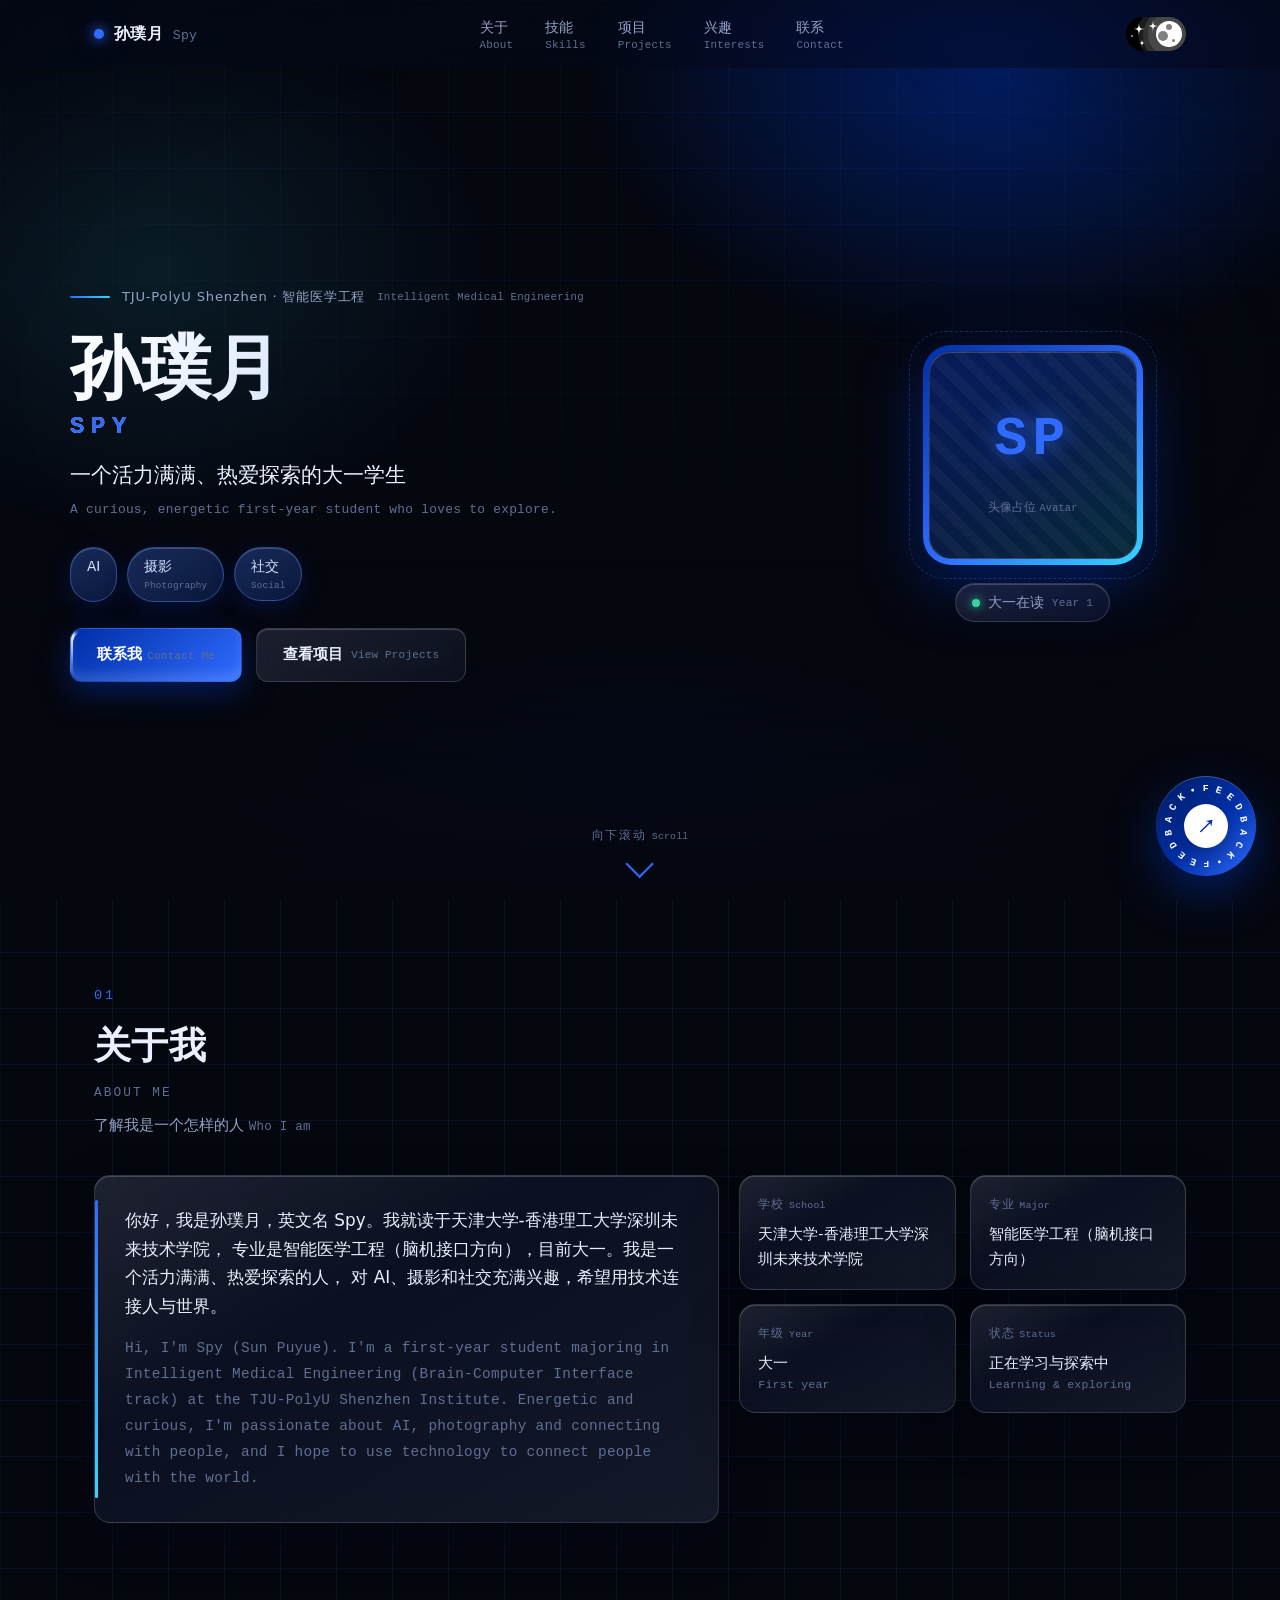
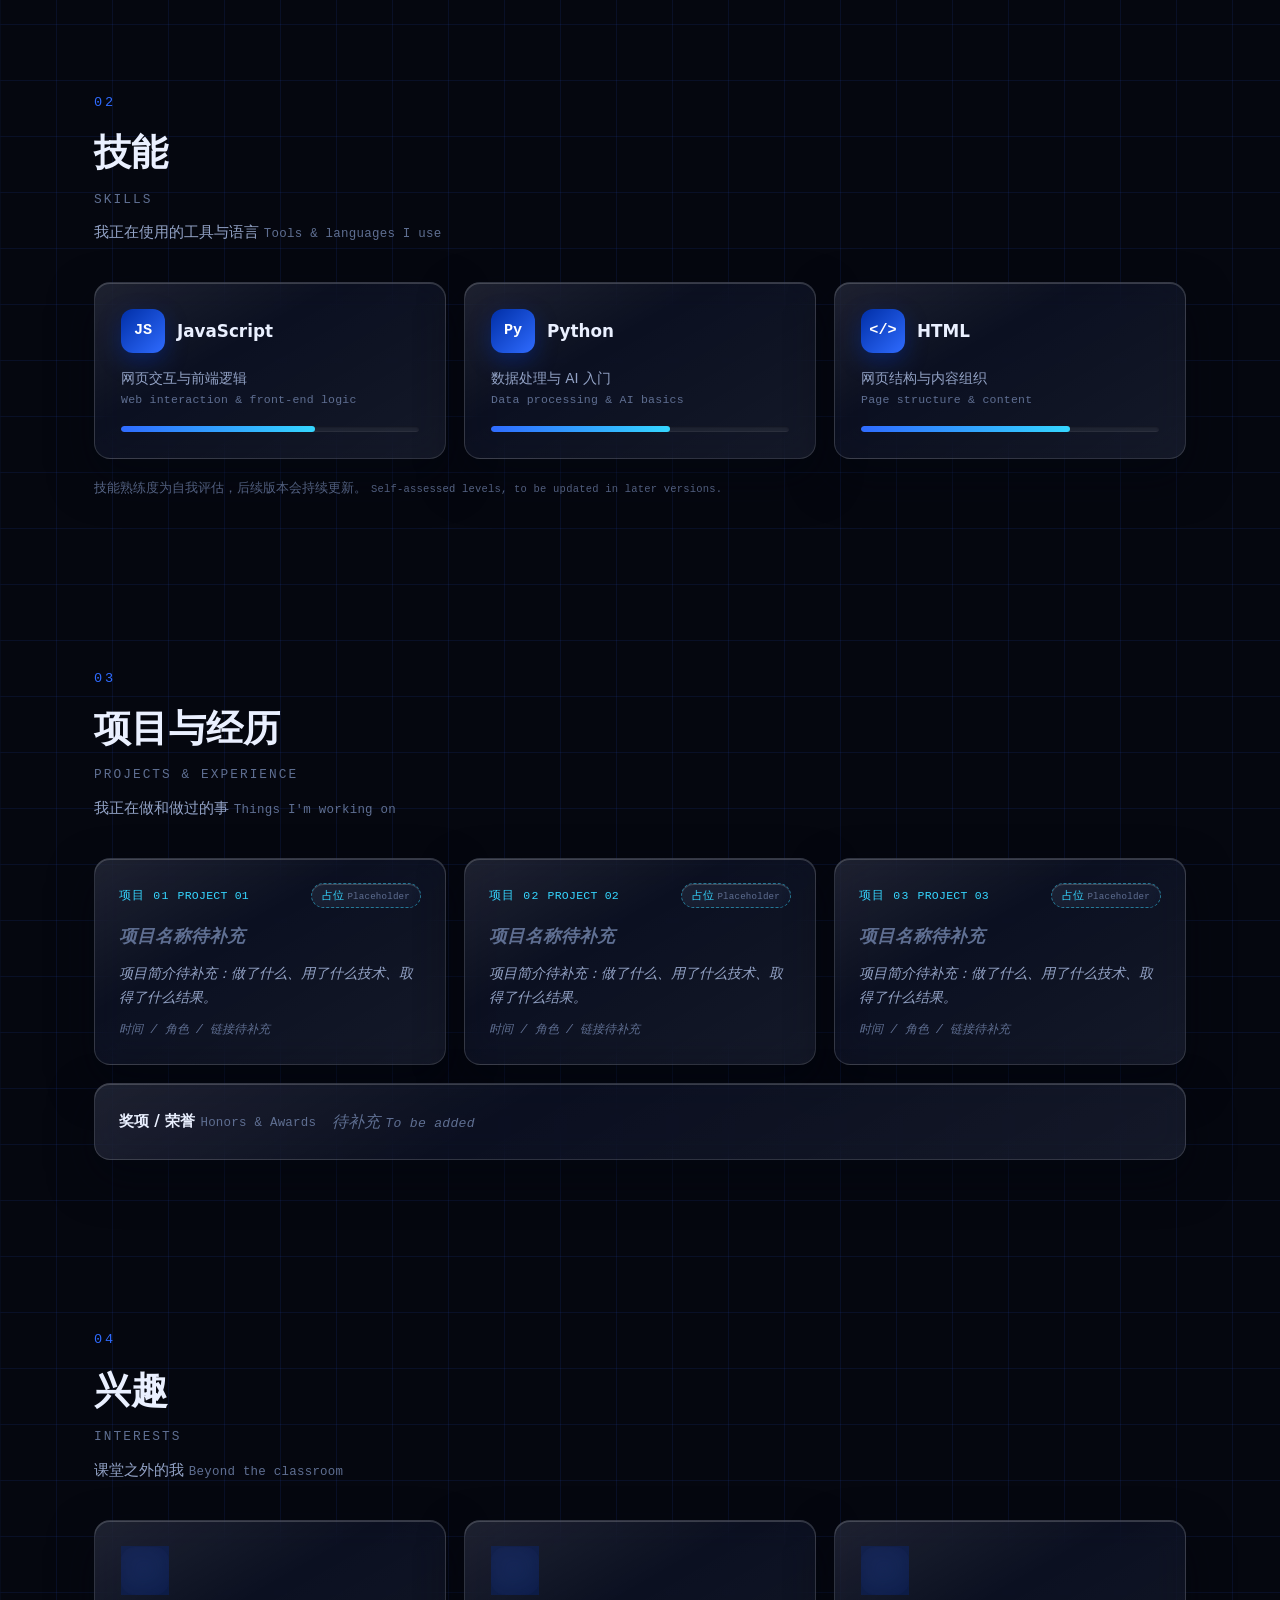
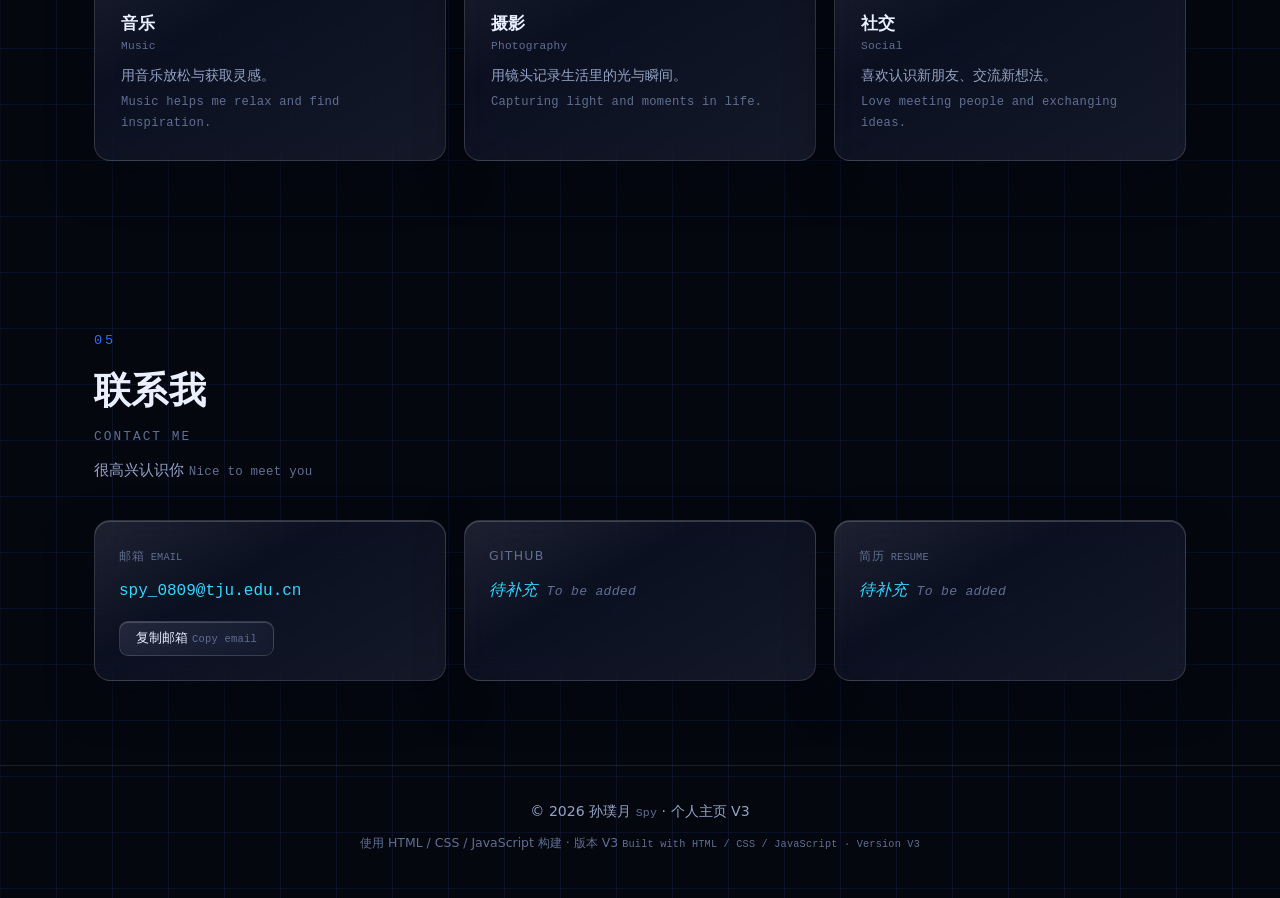
<file: 个人主页/V3/index.V3.html>
<!DOCTYPE html>
<html lang="zh-CN" data-theme="dark">
<head>
  <meta charset="UTF-8" />
  <meta name="viewport" content="width=device-width, initial-scale=1.0" />
  <title>孙璞月 Spy | 个人主页 V3</title>
  <meta name="description" content="孙璞月（Spy）的个人主页 — 天津大学-香港理工大学深圳未来技术学院，智能医学工程（脑机接口方向）大一学生。" />
  <meta name="theme-color" content="#05070f" />
  <script>
    (function () {
      try {
        var savedTheme = localStorage.getItem("spy-theme");
        document.documentElement.setAttribute("data-theme", savedTheme === "light" ? "light" : "dark");
      } catch (error) {
        document.documentElement.setAttribute("data-theme", "dark");
      }
    })();
  </script>
  <link rel="preconnect" href="https://fonts.googleapis.com" />
  <link rel="icon" href="data:image/svg+xml;utf8,%3Csvg xmlns='http://www.w3.org/2000/svg' viewBox='0 0 64 64'%3E%3Crect width='64' height='64' rx='14' fill='%23050a18'/%3E%3Ccircle cx='32' cy='32' r='15' fill='none' stroke='%232f6bff' stroke-width='5'/%3E%3Ccircle cx='32' cy='32' r='5' fill='%238ab4ff'/%3E%3C/svg%3E" />
  <link rel="stylesheet" href="style.V3.css" />
</head>
<body>
  <!-- 背景装饰 -->
  <!-- 首屏静态网格（V2.2 起仅覆盖首屏区域，保持 V1/V2.1 的首屏观感不变） -->
  <div class="bg-grid" aria-hidden="true"></div>
  <div class="bg-glow" aria-hidden="true"></div>
  <!-- 首屏以外区域的「交互式网格背景」
       （参考 Magic UI Interactive Grid Pattern，改用原生 SVG + 指针追踪实现；
        SVG 内的方格由 script.V3.js 按容器尺寸动态生成） -->
  <div class="igrid-layer" aria-hidden="true">
    <svg class="igrid" id="interactiveGrid" xmlns="http://www.w3.org/2000/svg" focusable="false"></svg>
  </div>

  <!-- 顶部导航 -->
  <header class="nav" id="nav">
    <div class="nav-inner">
      <a class="brand" href="#top">
        <span class="brand-dot"></span>
        <span class="brand-text">孙璞月 <span class="en">Spy</span></span>
      </a>

      <nav class="nav-links" aria-label="主导航">
        <a href="#about" class="nav-link">关于 <span class="en">About</span></a>
        <a href="#skills" class="nav-link">技能 <span class="en">Skills</span></a>
        <a href="#projects" class="nav-link">项目 <span class="en">Projects</span></a>
        <a href="#interests" class="nav-link">兴趣 <span class="en">Interests</span></a>
        <a href="#contact" class="nav-link">联系 <span class="en">Contact</span></a>
      </nav>

      <!-- V2.3：右上角主题开关（原生移植 Uiverse "Switch" by RiccardoRapelli）
           来源：https://uiverse.io/RiccardoRapelli/jolly-chicken-91
           MIT License；保留原组件的太阳、月亮、云和星空结构，选择器改为项目内命名。 -->
      <label class="theme-switch" for="themeSwitch" title="切换深色 / 浅色模式">
        <input id="themeSwitch" type="checkbox" role="switch" aria-label="切换深色 / 浅色模式" aria-checked="true" checked />
        <span class="slider round">
          <span class="sun-moon">
            <svg id="theme-moon-dot-1" class="moon-dot" viewBox="0 0 100 100" aria-hidden="true"><circle cx="50" cy="50" r="50"></circle></svg>
            <svg id="theme-moon-dot-2" class="moon-dot" viewBox="0 0 100 100" aria-hidden="true"><circle cx="50" cy="50" r="50"></circle></svg>
            <svg id="theme-moon-dot-3" class="moon-dot" viewBox="0 0 100 100" aria-hidden="true"><circle cx="50" cy="50" r="50"></circle></svg>
            <svg id="theme-light-ray-1" class="light-ray" viewBox="0 0 100 100" aria-hidden="true"><circle cx="50" cy="50" r="50"></circle></svg>
            <svg id="theme-light-ray-2" class="light-ray" viewBox="0 0 100 100" aria-hidden="true"><circle cx="50" cy="50" r="50"></circle></svg>
            <svg id="theme-light-ray-3" class="light-ray" viewBox="0 0 100 100" aria-hidden="true"><circle cx="50" cy="50" r="50"></circle></svg>
            <svg id="theme-cloud-1" class="cloud-dark" viewBox="0 0 100 100" aria-hidden="true"><circle cx="50" cy="50" r="50"></circle></svg>
            <svg id="theme-cloud-2" class="cloud-dark" viewBox="0 0 100 100" aria-hidden="true"><circle cx="50" cy="50" r="50"></circle></svg>
            <svg id="theme-cloud-3" class="cloud-dark" viewBox="0 0 100 100" aria-hidden="true"><circle cx="50" cy="50" r="50"></circle></svg>
            <svg id="theme-cloud-4" class="cloud-light" viewBox="0 0 100 100" aria-hidden="true"><circle cx="50" cy="50" r="50"></circle></svg>
            <svg id="theme-cloud-5" class="cloud-light" viewBox="0 0 100 100" aria-hidden="true"><circle cx="50" cy="50" r="50"></circle></svg>
            <svg id="theme-cloud-6" class="cloud-light" viewBox="0 0 100 100" aria-hidden="true"><circle cx="50" cy="50" r="50"></circle></svg>
          </span>
          <span class="stars">
            <svg id="theme-star-1" class="star" viewBox="0 0 20 20" aria-hidden="true"><path d="M 0 10 C 10 10,10 10 ,0 10 C 10 10 , 10 10 , 10 20 C 10 10 , 10 10 , 20 10 C 10 10 , 10 10 , 10 0 C 10 10,10 10 ,0 10 Z"></path></svg>
            <svg id="theme-star-2" class="star" viewBox="0 0 20 20" aria-hidden="true"><path d="M 0 10 C 10 10,10 10 ,0 10 C 10 10 , 10 10 , 10 20 C 10 10 , 10 10 , 20 10 C 10 10 , 10 10 , 10 0 C 10 10,10 10 ,0 10 Z"></path></svg>
            <svg id="theme-star-3" class="star" viewBox="0 0 20 20" aria-hidden="true"><path d="M 0 10 C 10 10,10 10 ,0 10 C 10 10 , 10 10 , 10 20 C 10 10 , 10 10 , 20 10 C 10 10 , 10 10 , 10 0 C 10 10,10 10 ,0 10 Z"></path></svg>
            <svg id="theme-star-4" class="star" viewBox="0 0 20 20" aria-hidden="true"><path d="M 0 10 C 10 10,10 10 ,0 10 C 10 10 , 10 10 , 10 20 C 10 10 , 10 10 , 20 10 C 10 10 , 10 10 , 10 0 C 10 10,10 10 ,0 10 Z"></path></svg>
          </span>
        </span>
      </label>
    </div>
  </header>

  <main id="top">
    <!-- 首屏 Hero -->
    <section class="hero" id="hero">
      <!-- 首屏 3D 粒子背景（参考 Magic UI Floating 3D Particles，原生 Canvas 实现） -->
      <div class="hero-bg" aria-hidden="true">
        <canvas class="hero-particles" id="heroParticles"></canvas>
        <div class="hero-bg-fade"></div>
      </div>

      <div class="hero-inner">
        <div class="hero-text">
          <p class="eyebrow">
            <span class="eyebrow-line"></span>
            TJU-PolyU Shenzhen · 智能医学工程 <span class="en">Intelligent Medical Engineering</span>
          </p>

          <h1 class="hero-name">
            孙璞月
            <span class="hero-name-en">Spy</span>
          </h1>

          <p class="hero-tagline">
            一个活力满满、热爱探索的大一学生
            <span class="en">A curious, energetic first-year student who loves to explore.</span>
          </p>

          <ul class="tag-list" aria-label="关键词">
            <li class="tag">AI</li>
            <li class="tag">摄影 <span class="en">Photography</span></li>
            <li class="tag">社交 <span class="en">Social</span></li>
          </ul>

          <div class="hero-actions">
            <!-- 首屏「联系我」：Shimmer Button（Magic UI 组件原生移植，边框扫光） -->
            <a class="btn btn-shimmer" href="#contact">
              <span class="shimmer-spark" aria-hidden="true">
                <span class="shimmer-spark-slide">
                  <span class="shimmer-spark-beam"></span>
                </span>
              </span>
              <span class="btn-label">联系我 <span class="en">Contact Me</span></span>
              <span class="shimmer-highlight" aria-hidden="true"></span>
              <span class="shimmer-backdrop" aria-hidden="true"></span>
            </a>
            <a class="btn btn-ghost" href="#projects">查看项目 <span class="en">View Projects</span></a>
          </div>
        </div>

        <div class="hero-avatar">
          <div class="avatar-frame">
            <!-- 头像占位符：后续替换为真实照片 -->
            <div class="avatar-placeholder" aria-label="头像占位符">
              <span class="avatar-initials">SP</span>
              <span class="avatar-note">头像占位 <span class="en">Avatar</span></span>
            </div>
          </div>
          <div class="avatar-status">
            <span class="status-dot"></span>
            大一在读 <span class="en">Year 1</span>
          </div>
        </div>
      </div>

      <div class="scroll-hint" aria-hidden="true">
        <span>向下滚动 <span class="en">Scroll</span></span>
        <span class="scroll-arrow"></span>
      </div>
    </section>

    <!-- 关于 About -->
    <section class="section" id="about">
      <div class="section-head">
        <p class="section-index">01</p>
        <h2 class="section-title">关于我 <span class="en">About Me</span></h2>
        <p class="section-sub">了解我是一个怎样的人 <span class="en">Who I am</span></p>
      </div>

      <div class="about-grid">
        <div class="card about-card">
          <p class="about-cn">
            你好，我是孙璞月，英文名 Spy。我就读于天津大学-香港理工大学深圳未来技术学院，
            专业是智能医学工程（脑机接口方向），目前大一。我是一个活力满满、热爱探索的人，
            对 AI、摄影和社交充满兴趣，希望用技术连接人与世界。
          </p>
          <p class="about-en en">
            Hi, I'm Spy (Sun Puyue). I'm a first-year student majoring in Intelligent Medical
            Engineering (Brain-Computer Interface track) at the TJU-PolyU Shenzhen Institute.
            Energetic and curious, I'm passionate about AI, photography and connecting with people,
            and I hope to use technology to connect people with the world.
          </p>
        </div>

        <div class="about-facts">
          <div class="card fact">
            <p class="fact-label">学校 <span class="en">School</span></p>
            <p class="fact-value">天津大学-香港理工大学深圳未来技术学院</p>
          </div>
          <div class="card fact">
            <p class="fact-label">专业 <span class="en">Major</span></p>
            <p class="fact-value">智能医学工程（脑机接口方向）</p>
          </div>
          <div class="card fact">
            <p class="fact-label">年级 <span class="en">Year</span></p>
            <p class="fact-value">大一 <span class="en">First year</span></p>
          </div>
          <div class="card fact">
            <p class="fact-label">状态 <span class="en">Status</span></p>
            <p class="fact-value">正在学习与探索中 <span class="en">Learning & exploring</span></p>
          </div>
        </div>
      </div>
    </section>

    <!-- 技能 Skills -->
    <section class="section" id="skills">
      <div class="section-head">
        <p class="section-index">02</p>
        <h2 class="section-title">技能 <span class="en">Skills</span></h2>
        <p class="section-sub">我正在使用的工具与语言 <span class="en">Tools & languages I use</span></p>
      </div>

      <div class="skill-grid">
        <div class="card skill-card">
          <div class="skill-top">
            <span class="skill-icon">JS</span>
            <span class="skill-name">JavaScript</span>
          </div>
          <p class="skill-desc">网页交互与前端逻辑 <span class="en">Web interaction & front-end logic</span></p>
          <div class="skill-bar"><span style="width: 65%"></span></div>
        </div>

        <div class="card skill-card">
          <div class="skill-top">
            <span class="skill-icon">Py</span>
            <span class="skill-name">Python</span>
          </div>
          <p class="skill-desc">数据处理与 AI 入门 <span class="en">Data processing & AI basics</span></p>
          <div class="skill-bar"><span style="width: 60%"></span></div>
        </div>

        <div class="card skill-card">
          <div class="skill-top">
            <span class="skill-icon">&lt;/&gt;</span>
            <span class="skill-name">HTML</span>
          </div>
          <p class="skill-desc">网页结构与内容组织 <span class="en">Page structure & content</span></p>
          <div class="skill-bar"><span style="width: 70%"></span></div>
        </div>
      </div>

      <p class="note">技能熟练度为自我评估，后续版本会持续更新。 <span class="en">Self-assessed levels, to be updated in later versions.</span></p>
    </section>

    <!-- 项目 Projects -->
    <section class="section" id="projects">
      <div class="section-head">
        <p class="section-index">03</p>
        <h2 class="section-title">项目与经历 <span class="en">Projects & Experience</span></h2>
        <p class="section-sub">我正在做和做过的事 <span class="en">Things I'm working on</span></p>
      </div>

      <div class="project-grid">
        <article class="card project-card">
          <div class="project-head">
            <span class="project-badge">项目 01 <span class="en">Project 01</span></span>
            <span class="placeholder-tag">占位 <span class="en">Placeholder</span></span>
          </div>
          <h3 class="project-title placeholder-text">项目名称待补充</h3>
          <p class="project-desc placeholder-text">项目简介待补充：做了什么、用了什么技术、取得了什么结果。</p>
          <p class="project-meta placeholder-text">时间 / 角色 / 链接待补充</p>
        </article>

        <article class="card project-card">
          <div class="project-head">
            <span class="project-badge">项目 02 <span class="en">Project 02</span></span>
            <span class="placeholder-tag">占位 <span class="en">Placeholder</span></span>
          </div>
          <h3 class="project-title placeholder-text">项目名称待补充</h3>
          <p class="project-desc placeholder-text">项目简介待补充：做了什么、用了什么技术、取得了什么结果。</p>
          <p class="project-meta placeholder-text">时间 / 角色 / 链接待补充</p>
        </article>

        <article class="card project-card">
          <div class="project-head">
            <span class="project-badge">项目 03 <span class="en">Project 03</span></span>
            <span class="placeholder-tag">占位 <span class="en">Placeholder</span></span>
          </div>
          <h3 class="project-title placeholder-text">项目名称待补充</h3>
          <p class="project-desc placeholder-text">项目简介待补充：做了什么、用了什么技术、取得了什么结果。</p>
          <p class="project-meta placeholder-text">时间 / 角色 / 链接待补充</p>
        </article>
      </div>

      <div class="card honor-card">
        <p class="honor-label">奖项 / 荣誉 <span class="en">Honors & Awards</span></p>
        <p class="placeholder-text">待补充 <span class="en">To be added</span></p>
      </div>
    </section>

    <!-- 兴趣 Interests -->
    <section class="section" id="interests">
      <div class="section-head">
        <p class="section-index">04</p>
        <h2 class="section-title">兴趣 <span class="en">Interests</span></h2>
        <p class="section-sub">课堂之外的我 <span class="en">Beyond the classroom</span></p>
      </div>

      <div class="interest-grid">
        <div class="card interest-card">
          <span class="interest-emoji" aria-hidden="true">♪</span>
          <h3>音乐 <span class="en">Music</span></h3>
          <p>用音乐放松与获取灵感。 <span class="en">Music helps me relax and find inspiration.</span></p>
        </div>
        <div class="card interest-card">
          <span class="interest-emoji" aria-hidden="true">◉</span>
          <h3>摄影 <span class="en">Photography</span></h3>
          <p>用镜头记录生活里的光与瞬间。 <span class="en">Capturing light and moments in life.</span></p>
        </div>
        <div class="card interest-card">
          <span class="interest-emoji" aria-hidden="true">◎</span>
          <h3>社交 <span class="en">Social</span></h3>
          <p>喜欢认识新朋友、交流新想法。 <span class="en">Love meeting people and exchanging ideas.</span></p>
        </div>
      </div>
    </section>

    <!-- 联系 Contact -->
    <section class="section" id="contact">
      <div class="section-head">
        <p class="section-index">05</p>
        <h2 class="section-title">联系我 <span class="en">Contact Me</span></h2>
        <p class="section-sub">很高兴认识你 <span class="en">Nice to meet you</span></p>
      </div>

      <div class="contact-grid">
        <div class="card contact-card">
          <p class="contact-label">邮箱 <span class="en">Email</span></p>
          <a class="contact-value" href="mailto:spy_0809@tju.edu.cn">spy_0809@tju.edu.cn</a>
          <button class="copy-btn" id="copyEmail" data-email="spy_0809@tju.edu.cn" type="button">
            复制邮箱 <span class="en">Copy email</span>
          </button>
        </div>

        <div class="card contact-card">
          <p class="contact-label">GitHub</p>
          <span class="contact-value placeholder-text">待补充 <span class="en">To be added</span></span>
        </div>

        <div class="card contact-card">
          <p class="contact-label">简历 <span class="en">Resume</span></p>
          <span class="contact-value placeholder-text">待补充 <span class="en">To be added</span></span>
        </div>
      </div>
    </section>
  </main>

  <footer class="footer">
    <p>© <span id="year">2026</span> 孙璞月 <span class="en">Spy</span> · 个人主页 V3</p>
    <p class="footer-sub">使用 HTML / CSS / JavaScript 构建 · 版本 V3 <span class="en">Built with HTML / CSS / JavaScript · Version V3</span></p>
  </footer>



  <!-- V3 反馈入口：原生移植 Uiverse fresh-goose-83，并按要求改成站内克莱因蓝体系 -->
  <button class="feedback-fab" id="feedbackFab" type="button" aria-haspopup="dialog" aria-controls="feedbackDialog" aria-label="打开意见反馈">
    <span class="feedback-fab__text" aria-hidden="true">
      <span style="--index: 0;">F</span><span style="--index: 1;">E</span><span style="--index: 2;">E</span><span style="--index: 3;">D</span>
      <span style="--index: 4;">B</span><span style="--index: 5;">A</span><span style="--index: 6;">C</span><span style="--index: 7;">K</span>
      <span style="--index: 8;">•</span><span style="--index: 9;">F</span><span style="--index: 10;">E</span><span style="--index: 11;">E</span>
      <span style="--index: 12;">D</span><span style="--index: 13;">B</span><span style="--index: 14;">A</span><span style="--index: 15;">C</span>
      <span style="--index: 16;">K</span><span style="--index: 17;">•</span>
    </span>
    <span class="feedback-fab__circle">
      <span class="feedback-fab__icon feedback-fab__icon--arrow" aria-hidden="true">↗</span>
      <span class="feedback-fab__icon feedback-fab__icon--label" aria-hidden="true">意见反馈</span>
    </span>
  </button>

  <!-- V3 反馈弹窗：结构参考 quiet-turkey-90，背景参考 brave-dog-61，输入框参考 curvy-earwig-22 -->
  <dialog class="feedback-dialog" id="feedbackDialog" aria-labelledby="feedbackTitle">
    <div class="feedback-card">
      <button class="feedback-close" id="feedbackClose" type="button" aria-label="关闭意见反馈">×</button>

      <header class="feedback-head">
        <p class="feedback-kicker">FEEDBACK</p>
        <h2 class="feedback-title" id="feedbackTitle">意见反馈 <span class="en">Share your feedback</span></h2>
        <p class="feedback-sub">你的意见会帮助我继续改进这个页面。<br /><span class="en">Your feedback helps me improve this page.</span></p>
      </header>

      <form class="feedback-form" id="feedbackForm" novalidate>
        <label class="feedback-label" for="feedbackMessage">
          反馈内容 <span class="en">Message</span>
          <span class="feedback-required">必填 Required</span>
        </label>

        <div class="feedback-input-shell" id="feedbackInputShell">
          <div class="feedback-input-glow" aria-hidden="true"></div>
          <div class="feedback-input-main">
            <textarea id="feedbackMessage" name="message" maxlength="1000" required placeholder="写下你的意见或建议… / Write your feedback…" aria-describedby="feedbackCount feedbackStatus"></textarea>
          </div>
        </div>

        <div class="feedback-meta">
          <span id="feedbackCount">0 / 1000</span>
          <span>内容仅用于改进主页 / Used only to improve this site</span>
        </div>

        <p class="feedback-status" id="feedbackStatus" role="status" aria-live="polite"></p>

        <button class="feedback-submit" id="feedbackSubmit" type="submit">
          <span class="feedback-submit__text">提交反馈 <span class="en">Submit</span></span>
          <span class="feedback-submit__icon" aria-hidden="true">↗</span>
        </button>
      </form>
    </div>
  </dialog>

  <script src="config.V3.js"></script>
  <script src="script.V3.js"></script>
</body>
</html>
</file>
<file: docs/style.V4.css>
/* ==========================================================================
   孙璞月 Spy · 个人主页  —  V4 样式\n   V4 变更：新增“小月”数字分身、原创 SVG 角色、流式聊天窗、FAQ 降级、\n               深浅主题与移动端适配；基线沿用 V3。
   视觉方向：简约科技感 / 深色 / 克莱因蓝主色调
   V2.1 变更：1) 首屏 Hero 增加「漂浮 3D 粒子」Canvas 背景层
                （参考 Magic UI Floating 3D Particles，改用原生 Canvas 实现）
             2) 首屏「联系我」按钮改用 Shimmer Button 边框扫光
                （参考 Magic UI Shimmer Button，改用原生 CSS 实现）
   V2.2 变更：1) 首屏（Hero）区域的原静态网格保持不变、仅覆盖首屏
             2) 首屏以外的全部区域改用「交互式网格背景」
                （参考 Magic UI Interactive Grid Pattern，改用原生 SVG 实现）
                —— 指针所在的那一格被填充高亮，指针移开后缓慢淡出
             3) 【玻璃拟态】页面上所有半透明框（18 个卡片 + 导航条 + 各种小控件）
                统一改为 Glassmorphism：半透明底 + backdrop-filter 模糊 + 浅色描边
                + 上沿内高光 + 柔和外阴影，令牌见 :root 的 --glass-* 变量
   V3 变更：保留 V2.3 的主题开关，并新增右下角反馈按钮与反馈弹窗。
   V2.3 变更：顶部导航栏右侧改为「深色 / 浅色模式」开关 ——
              原生移植 Uiverse "Switch" by RiccardoRapelli
              （https://uiverse.io/RiccardoRapelli/jolly-chicken-91，MIT License）。
              开关控制 <html data-theme="dark|light">，并联动全站配色与首屏粒子。
              —— 历史留档：本版本曾把该位置做成导航栏「联系我」按钮，
                 先后试过 Uiverse 流动渐变、Magic UI Rainbow Button、与首屏同款 Shimmer；
                 用户要求改为主题开关后，这些按钮方案均已移除。
   ========================================================================== */

:root {
  /* 主色调：克莱因蓝 */
  --klein: #002fa7;
  --klein-soft: #1d4ed8;
  --klein-bright: #2f6bff;
  --accent: #35d6ff;

  /* 背景与表面 */
  --bg: #05070f;
  --bg-2: #080d1c;
  --border: rgba(255, 255, 255, 0.10);
  --border-strong: rgba(47, 107, 255, 0.45);

  /* ---- Glassmorphism（磨砂玻璃）参数 ----
     V2.2 起，页面上所有「半透明框」统一走这套令牌：
     玻璃 = 半透明底色 + 背后模糊(backdrop-filter) + 1px 浅色描边 + 上沿内高光 + 柔和外阴影 */
  --card: rgba(12, 19, 40, 0.50);          /* 玻璃底色：半透明，透出背后的网格与光晕 */
  --card-hover: rgba(20, 33, 66, 0.56);    /* 悬停时略提亮 */
  --glass-sheen: linear-gradient(150deg, rgba(255, 255, 255, 0.09), rgba(255, 255, 255, 0.015) 38%, rgba(255, 255, 255, 0.05));
  --glass-border: rgba(255, 255, 255, 0.14);
  --glass-border-hover: rgba(94, 150, 255, 0.52);
  --glass-inner: inset 0 1px 0 rgba(255, 255, 255, 0.18);   /* 上沿高光：玻璃的「厚度」 */
  --glass-blur: 18px;                      /* 卡片模糊半径 */
  --glass-blur-sm: 10px;                   /* 小控件模糊半径（省性能） */
  --glass-sat: 150%;                       /* 提高饱和度，让背后的蓝更透 */
  --glass-shadow: 0 18px 44px rgba(2, 5, 16, 0.50);
  --glass-shadow-hover: 0 26px 60px rgba(0, 47, 167, 0.42);

  /* 文字 */
  --text: #eaf0ff;
  --muted: #93a3c6;
  --faint: #5f6f92;

  /* 尺寸 */
  --maxw: 1140px;
  --radius: 16px;
  --radius-sm: 10px;
  --nav-h: 68px;

  --font-sans: "PingFang SC", "Microsoft YaHei", "Segoe UI", system-ui, -apple-system, sans-serif;
  --font-mono: "SFMono-Regular", "JetBrains Mono", Consolas, "Courier New", monospace;
}

* { box-sizing: border-box; margin: 0; padding: 0; }

html { scroll-behavior: smooth; scroll-padding-top: calc(var(--nav-h) + 16px); }

body {
  position: relative;   /* V2.2：作为背景装饰层（.bg-grid / .igrid-layer）的绝对定位参照 */
  font-family: var(--font-sans);
  background: var(--bg);
  color: var(--text);
  line-height: 1.7;
  -webkit-font-smoothing: antialiased;
  overflow-x: hidden;
}

a { color: inherit; text-decoration: none; }
ul { list-style: none; }

.en {
  font-family: var(--font-mono);
  font-size: 0.82em;
  letter-spacing: 0.02em;
  color: var(--faint);
  font-weight: 400;
}

/* ---------- 背景装饰 ---------- */
/* 首屏静态网格：V2.2 起由「铺满整个视口」改为「只覆盖首屏区域」，
   高度跟随 --hero-h（由 script.V2.3.js 实测首屏高度写入），
   因此首屏保持 V1/V2.1 的观感，首屏以外则交给下方 .igrid-layer 的交互式网格 */
.bg-grid {
  position: absolute;
  top: 0; left: 0; right: 0;
  height: var(--hero-h, 100vh);
  z-index: -2;
  pointer-events: none;
  background-image:
    linear-gradient(rgba(47, 107, 255, 0.07) 1px, transparent 1px),
    linear-gradient(90deg, rgba(47, 107, 255, 0.07) 1px, transparent 1px);
  background-size: 56px 56px;
  mask-image: radial-gradient(ellipse 90% 70% at 50% 0%, #000 30%, transparent 100%);
  -webkit-mask-image: radial-gradient(ellipse 90% 70% at 50% 0%, #000 30%, transparent 100%);
}

.bg-glow {
  position: fixed;
  inset: 0;
  z-index: -1;
  pointer-events: none;
  background:
    radial-gradient(600px 400px at 78% 8%, rgba(0, 47, 167, 0.55), transparent 70%),
    radial-gradient(500px 380px at 12% 30%, rgba(53, 214, 255, 0.10), transparent 70%),
    radial-gradient(700px 500px at 50% 110%, rgba(29, 78, 216, 0.20), transparent 70%);
}

/* ---------- 导航 ---------- */
/* 导航条 = 通栏磨砂玻璃（与卡片同一套玻璃令牌，模糊更实、底色更浅） */
.nav {
  position: fixed;
  top: 0; left: 0; right: 0;
  height: var(--nav-h);
  z-index: 100;
  backdrop-filter: blur(var(--glass-blur)) saturate(var(--glass-sat));
  -webkit-backdrop-filter: blur(var(--glass-blur)) saturate(var(--glass-sat));
  background: rgba(6, 10, 22, 0.55);
  border-bottom: 1px solid transparent;
  transition: border-color 0.3s, background 0.3s, box-shadow 0.3s;
}
.nav.scrolled {
  border-bottom-color: var(--glass-border);
  background: rgba(6, 10, 22, 0.72);
  box-shadow: 0 10px 30px rgba(2, 5, 16, 0.45);
}

.nav-inner {
  max-width: var(--maxw);
  height: 100%;
  margin: 0 auto;
  padding: 0 24px;
  display: flex;
  align-items: center;
  justify-content: space-between;
  gap: 20px;
}

.brand {
  display: flex;
  align-items: center;
  gap: 10px;
  font-weight: 700;
  letter-spacing: 0.02em;
  white-space: nowrap;
}
.brand-dot {
  width: 10px; height: 10px;
  border-radius: 50%;
  background: var(--klein-bright);
  box-shadow: 0 0 12px var(--klein-bright), 0 0 24px rgba(47, 107, 255, 0.6);
}
.brand-text .en { margin-left: 4px; }

.nav-links { display: flex; gap: 6px; }
.nav-link {
  font-size: 0.9rem;
  color: var(--muted);
  padding: 8px 12px;
  border-radius: 8px;
  border: 1px solid transparent;   /* 预留描边位，激活时加玻璃描边不会跳动 */
  transition: color 0.2s, background 0.2s, border-color 0.2s, box-shadow 0.2s;
  white-space: nowrap;
}
/* 导航项悬停 / 选中 = 小玻璃片 */
.nav-link:hover {
  color: var(--text);
  background: linear-gradient(150deg, rgba(255, 255, 255, 0.10), rgba(255, 255, 255, 0.03));
  border-color: var(--glass-border);
  box-shadow: var(--glass-inner);
}
.nav-link.active {
  color: var(--accent);
  background: linear-gradient(150deg, rgba(94, 150, 255, 0.22), rgba(47, 107, 255, 0.10));
  border-color: rgba(94, 150, 255, 0.32);
  box-shadow: var(--glass-inner);
}
.nav-link .en { display: block; font-size: 0.68rem; line-height: 1.2; }

/* ---------- 深色 / 浅色模式开关 ----------
   原生移植 Uiverse "Switch" by RiccardoRapelli
   来源：https://uiverse.io/RiccardoRapelli/jolly-chicken-91
   MIT License；仅将 #input 改为 #themeSwitch，并对动画关键帧加主题前缀避免冲突。
   选中（checked）= 深色，未选中 = 浅色。 */
.theme-switch {
  position: relative;
  display: inline-block;
  flex: 0 0 auto;
  width: 60px;
  height: 34px;
}

.theme-switch #themeSwitch {
  position: absolute;
  opacity: 0;
  width: 0;
  height: 0;
}

.theme-switch .slider {
  position: absolute;
  cursor: pointer;
  inset: 0;
  background-color: #2196f3;
  transition: 0.4s;
  z-index: 0;
  overflow: hidden;
}

.theme-switch .sun-moon {
  position: absolute;
  content: "";
  height: 26px;
  width: 26px;
  left: 4px;
  bottom: 4px;
  background-color: yellow;
  transition: 0.4s;
}

.theme-switch #themeSwitch:checked + .slider {
  background-color: black;
}

.theme-switch #themeSwitch:focus-visible + .slider {
  outline: 3px solid rgba(47, 107, 255, 0.55);
  outline-offset: 3px;
}

.theme-switch #themeSwitch:checked + .slider .sun-moon {
  transform: translateX(26px);
  background-color: white;
  animation: theme-rotate-center 0.6s ease-in-out both;
}

.theme-switch .moon-dot {
  opacity: 0;
  transition: 0.4s;
  fill: gray;
}

.theme-switch #themeSwitch:checked + .slider .sun-moon .moon-dot {
  opacity: 1;
}

.theme-switch .slider.round {
  border-radius: 34px;
}

.theme-switch .slider.round .sun-moon {
  border-radius: 50%;
}

.theme-switch #theme-moon-dot-1 {
  left: 10px;
  top: 3px;
  position: absolute;
  width: 6px;
  height: 6px;
  z-index: 4;
}

.theme-switch #theme-moon-dot-2 {
  left: 2px;
  top: 10px;
  position: absolute;
  width: 10px;
  height: 10px;
  z-index: 4;
}

.theme-switch #theme-moon-dot-3 {
  left: 16px;
  top: 18px;
  position: absolute;
  width: 3px;
  height: 3px;
  z-index: 4;
}

.theme-switch #theme-light-ray-1,
.theme-switch #theme-light-ray-2,
.theme-switch #theme-light-ray-3 {
  position: absolute;
  z-index: -1;
  fill: white;
  opacity: 10%;
}

.theme-switch #theme-light-ray-1 { left: -8px; top: -8px; width: 43px; height: 43px; }
.theme-switch #theme-light-ray-2 { left: -50%; top: -50%; width: 55px; height: 55px; }
.theme-switch #theme-light-ray-3 { left: -18px; top: -18px; width: 60px; height: 60px; }

.theme-switch .cloud-light,
.theme-switch .cloud-dark {
  position: absolute;
  animation: theme-cloud-move 6s infinite;
}

.theme-switch .cloud-light { fill: #eee; }
.theme-switch .cloud-dark { fill: #ccc; animation-delay: 1s; }

.theme-switch #theme-cloud-1 { left: 30px; top: 15px; width: 40px; }
.theme-switch #theme-cloud-2 { left: 44px; top: 10px; width: 20px; }
.theme-switch #theme-cloud-3 { left: 18px; top: 24px; width: 30px; }
.theme-switch #theme-cloud-4 { left: 36px; top: 18px; width: 40px; }
.theme-switch #theme-cloud-5 { left: 48px; top: 14px; width: 20px; }
.theme-switch #theme-cloud-6 { left: 22px; top: 26px; width: 30px; }

.theme-switch .stars {
  position: absolute;
  inset: 0;
  display: block;
  transform: translateY(-32px);
  opacity: 0;
  transition: 0.4s;
}

.theme-switch .star {
  fill: white;
  position: absolute;
  transition: 0.4s;
  animation: theme-star-twinkle 2s infinite;
}

.theme-switch #themeSwitch:checked + .slider .stars {
  transform: translateY(0);
  opacity: 1;
}

.theme-switch #theme-star-1 { width: 20px; top: 2px; left: 3px; animation-delay: 0.3s; }
.theme-switch #theme-star-2 { width: 6px; top: 16px; left: 3px; }
.theme-switch #theme-star-3 { width: 12px; top: 20px; left: 10px; animation-delay: 0.6s; }
.theme-switch #theme-star-4 { width: 18px; top: 0; left: 18px; animation-delay: 1.3s; }

@keyframes theme-cloud-move {
  0% { transform: translateX(0); }
  40% { transform: translateX(4px); }
  80% { transform: translateX(-4px); }
  100% { transform: translateX(0); }
}

@keyframes theme-star-twinkle {
  0% { transform: scale(1); }
  40% { transform: scale(1.2); }
  80% { transform: scale(0.8); }
  100% { transform: scale(1); }
}

@keyframes theme-rotate-center {
  0% { transform: translateX(0) rotate(0deg); }
  100% { transform: translateX(26px) rotate(360deg); }
}

/* ---------- 通用区块 ---------- */
.section {
  max-width: var(--maxw);
  margin: 0 auto;
  padding: 84px 24px;
}

.section-head { margin-bottom: 36px; }
.section-index {
  font-family: var(--font-mono);
  font-size: 0.85rem;
  color: var(--klein-bright);
  letter-spacing: 0.2em;
  margin-bottom: 8px;
}
.section-title {
  font-size: clamp(1.6rem, 3.4vw, 2.3rem);
  font-weight: 700;
  letter-spacing: 0.01em;
}
.section-title .en { display: block; margin-top: 4px; font-size: 0.8rem; letter-spacing: 0.16em; text-transform: uppercase; }
.section-sub { color: var(--muted); font-size: 0.95rem; margin-top: 10px; }

/* 卡片 = 磨砂玻璃面板（Glassmorphism）
   半透明底色 + backdrop-filter 模糊背后内容 + 1px 浅色描边 + 上沿内高光 + 柔和外阴影 */
.card {
  position: relative;
  overflow: hidden;
  padding: 24px;
  border-radius: var(--radius);
  background: var(--glass-sheen), var(--card);
  border: 1px solid var(--glass-border);
  box-shadow: var(--glass-shadow), var(--glass-inner);
  backdrop-filter: blur(var(--glass-blur)) saturate(var(--glass-sat));
  -webkit-backdrop-filter: blur(var(--glass-blur)) saturate(var(--glass-sat));
  transition: border-color 0.25s, background 0.25s, transform 0.25s, box-shadow 0.25s;
}
.card:hover {
  border-color: var(--glass-border-hover);
  background: var(--glass-sheen), var(--card-hover);
  box-shadow: var(--glass-shadow-hover), var(--glass-inner);
  transform: translateY(-3px);
}

.placeholder-text { color: var(--faint); font-style: italic; }
/* 占位标签 = 虚线描边的玻璃小片（保留原有虚线语义，补上玻璃底与模糊） */
.placeholder-tag {
  font-size: 0.7rem;
  color: var(--accent);
  padding: 2px 10px;
  border-radius: 999px;
  white-space: nowrap;
  border: 1px dashed rgba(53, 214, 255, 0.5);
  background: linear-gradient(150deg, rgba(255, 255, 255, 0.07), rgba(255, 255, 255, 0.02)), rgba(10, 16, 34, 0.38);
  box-shadow: var(--glass-inner);
  backdrop-filter: blur(var(--glass-blur-sm)) saturate(var(--glass-sat));
  -webkit-backdrop-filter: blur(var(--glass-blur-sm)) saturate(var(--glass-sat));
}

/* ---------- Hero ---------- */
.hero {
  min-height: 100vh;
  width: 100%;
  padding: calc(var(--nav-h) + 60px) 24px 60px;
  display: flex;
  flex-direction: column;
  justify-content: center;
  position: relative;
  overflow: hidden;
}

/* --- 首屏 3D 粒子背景层（V2.1 新增） --- */
.hero-bg {
  position: absolute;
  inset: 0;
  z-index: 0;
  pointer-events: none;
  overflow: hidden;
}

.hero-particles {
  display: block;
  width: 100%;
  height: 100%;
}

/* 边缘柔化：让粒子在下沿与两侧自然淡出，避免生硬截断 */
.hero-bg-fade {
  position: absolute;
  inset: 0;
  background:
    radial-gradient(115% 85% at 50% 42%, transparent 42%, rgba(5, 7, 15, 0.55) 76%, var(--bg) 100%),
    linear-gradient(180deg, transparent 62%, rgba(5, 7, 15, 0.75) 92%, var(--bg) 100%);
}

.hero-inner {
  position: relative;
  z-index: 1;
  width: 100%;
  max-width: var(--maxw);
  margin: 0 auto;
  display: grid;
  grid-template-columns: 1.35fr 0.65fr;
  gap: 48px;
  align-items: center;
}

.eyebrow {
  display: flex;
  align-items: center;
  gap: 12px;
  font-size: 0.82rem;
  color: var(--muted);
  letter-spacing: 0.06em;
  margin-bottom: 22px;
  flex-wrap: wrap;
}
.eyebrow-line {
  width: 40px; height: 2px;
  background: linear-gradient(90deg, var(--klein-bright), var(--accent));
  border-radius: 2px;
}
.eyebrow .en { color: var(--faint); }

.hero-name {
  font-size: clamp(2.6rem, 6.5vw, 4.4rem);
  font-weight: 800;
  line-height: 1.08;
  letter-spacing: 0.01em;
  background: linear-gradient(120deg, #ffffff 0%, #cfe0ff 45%, var(--accent) 100%);
  -webkit-background-clip: text;
  background-clip: text;
  -webkit-text-fill-color: transparent;
  margin-bottom: 18px;
}
.hero-name-en {
  display: block;
  font-family: var(--font-mono);
  font-size: 0.34em;
  letter-spacing: 0.28em;
  text-transform: uppercase;
  color: var(--klein-bright);
  -webkit-text-fill-color: var(--klein-bright);
  margin-top: 8px;
}

.hero-tagline {
  font-size: clamp(1.05rem, 2.2vw, 1.3rem);
  color: var(--text);
  max-width: 34em;
  margin-bottom: 8px;
}
.hero-tagline .en { display: block; margin-top: 6px; font-size: 0.62em; }

.tag-list { display: flex; gap: 10px; flex-wrap: wrap; margin: 26px 0; }
/* 首屏关键词标签 = 克莱因蓝玻璃小片 */
.tag {
  font-size: 0.85rem;
  padding: 7px 16px;
  border-radius: 999px;
  color: #d6e4ff;
  background: linear-gradient(150deg, rgba(122, 170, 255, 0.18), rgba(255, 255, 255, 0.03)), rgba(0, 47, 167, 0.24);
  border: 1px solid rgba(94, 150, 255, 0.38);
  box-shadow: var(--glass-inner), 0 8px 22px rgba(0, 47, 167, 0.26);
  backdrop-filter: blur(var(--glass-blur-sm)) saturate(var(--glass-sat));
  -webkit-backdrop-filter: blur(var(--glass-blur-sm)) saturate(var(--glass-sat));
}
.tag .en { display: block; font-size: 0.68em; color: var(--faint); }

.hero-actions { display: flex; gap: 14px; flex-wrap: wrap; }
.btn {
  display: inline-flex;
  align-items: center;
  gap: 8px;
  padding: 13px 26px;
  border-radius: 12px;
  font-size: 0.95rem;
  font-weight: 600;
  transition: transform 0.2s, box-shadow 0.2s, background 0.2s, border-color 0.2s;
}
.btn .en { font-size: 0.72em; }
/* 注：V2.1 起首屏「联系我」改用 .btn-shimmer，本规则暂未被页面引用，保留备用 */
.btn-primary {
  color: #fff;
  background: linear-gradient(135deg, var(--klein) 0%, var(--klein-bright) 100%);
  border: 1px solid rgba(53, 214, 255, 0.4);
  box-shadow: 0 10px 30px rgba(0, 47, 167, 0.5);
}
.btn-primary:hover { transform: translateY(-2px); box-shadow: 0 16px 40px rgba(47, 107, 255, 0.6); }
/* 次按钮 = 中性玻璃片 */
.btn-ghost {
  color: var(--text);
  border: 1px solid var(--glass-border);
  background: linear-gradient(150deg, rgba(255, 255, 255, 0.09), rgba(255, 255, 255, 0.02)), rgba(12, 18, 38, 0.42);
  box-shadow: var(--glass-inner);
  backdrop-filter: blur(var(--glass-blur-sm)) saturate(var(--glass-sat));
  -webkit-backdrop-filter: blur(var(--glass-blur-sm)) saturate(var(--glass-sat));
}
.btn-ghost:hover {
  border-color: var(--glass-border-hover);
  background: linear-gradient(150deg, rgba(94, 150, 255, 0.20), rgba(47, 107, 255, 0.08)), rgba(14, 22, 46, 0.48);
  box-shadow: var(--glass-inner), 0 12px 30px rgba(0, 47, 167, 0.35);
  transform: translateY(-2px);
}

/* ============================================================
   Shimmer Button —— Magic UI「shimmer-button」的原生 CSS 移植
   用于首屏主按钮「联系我 / Contact Me」
   ------------------------------------------------------------
   层级结构（自下而上）：
     .shimmer-spark  光带层       z-index:-30  blur(2px)  container-type:size
       └ .shimmer-spark-slide     水平滑动（cqw 单位）
         └ .shimmer-spark-beam    conic-gradient 光带 + 自旋
     .btn-label       文字（普通流内容，天然在负 z-index 之上）
     .shimmer-highlight 内阴影高光
     .shimmer-backdrop  内缩 --cut 的遮罩  z-index:-20
   原理：光带在按钮外圈自旋，遮罩盖住中间，只让边缘 --cut 宽的一圈透出扫光。
   ============================================================ */
.btn-shimmer {
  --spread: 90deg;            /* 光带张角 */
  --shimmer-color: #ffffff;   /* 扫光颜色 */
  --radius: 12px;             /* 圆角（官方默认 100px = 胶囊形） */
  --speed: 3s;                /* 扫光一轮周期 */
  --cut: 0.1em;               /* 边缘光带可见宽度（官方默认 0.05em，此处略放大更易看清） */
  --bg: linear-gradient(135deg, var(--klein) 0%, var(--klein-bright) 100%);
  position: relative;
  z-index: 0;                 /* 建立层叠上下文，负 z-index 子层才不会被页面背景盖住 */
  overflow: hidden;
  white-space: nowrap;
  color: #fff;
  border-radius: var(--radius);
  border: 1px solid rgba(255, 255, 255, 0.1);
  background: var(--bg);
  box-shadow: 0 10px 30px rgba(0, 47, 167, 0.5);
  transform: translateZ(0);
  transition: transform 0.3s ease-in-out, box-shadow 0.3s ease-in-out;
}
.btn-shimmer:hover { transform: translateY(-2px) translateZ(0); box-shadow: 0 16px 40px rgba(47, 107, 255, 0.6); }
.btn-shimmer:active { transform: translateY(1px) translateZ(0); }

/* spark 容器：同时是 cqw / cqh 容器查询的参照 */
.shimmer-spark {
  position: absolute;
  inset: 0;
  z-index: -30;
  overflow: visible;
  filter: blur(2px);
  container-type: size;
  pointer-events: none;
}
.shimmer-spark-slide {
  position: absolute;
  inset: 0;
  aspect-ratio: 1;
  height: 100cqh;
  animation: shimmer-slide var(--speed) ease-in-out infinite alternate;
}
.shimmer-spark-beam {
  position: absolute;
  inset: -100%;
  width: auto;
  background: conic-gradient(
    from calc(270deg - (var(--spread) * 0.5)),
    transparent 0,
    var(--shimmer-color) var(--spread),
    transparent var(--spread)
  );
  animation: spin-around calc(var(--speed) * 2) infinite linear;
}

/* 内阴影高光：按钮下半部的反光感 */
.shimmer-highlight {
  position: absolute;
  inset: 0;
  border-radius: var(--radius);
  box-shadow: inset 0 -8px 10px rgba(255, 255, 255, 0.12);
  transform: translateZ(0);
  transition: box-shadow 0.3s ease-in-out;
  pointer-events: none;
}
.btn-shimmer:hover .shimmer-highlight { box-shadow: inset 0 -6px 10px rgba(255, 255, 255, 0.25); }
.btn-shimmer:active .shimmer-highlight { box-shadow: inset 0 -10px 10px rgba(255, 255, 255, 0.25); }

/* 中间遮罩：内缩 --cut，仅露出边缘那一圈光带 */
.shimmer-backdrop {
  position: absolute;
  inset: var(--cut);
  z-index: -20;
  border-radius: var(--radius);
  background: var(--bg);
  pointer-events: none;
}

@keyframes shimmer-slide {
  to { transform: translate(calc(100cqw - 100%), 0); }
}
@keyframes spin-around {
  0%       { transform: translateZ(0) rotate(0deg); }
  15%, 35% { transform: translateZ(0) rotate(90deg); }
  65%, 85% { transform: translateZ(0) rotate(270deg); }
  100%     { transform: translateZ(0) rotate(360deg); }
}

@keyframes twin-image-blink {
  0%, 92%, 100% { opacity: 0; }
  93%, 97% { opacity: 1; }
}
@keyframes twin-talk-image {
  0%, 100% { transform: translateY(0) scale(1); }
  50% { transform: translateY(-2px) scale(1.012); }
}
@media (prefers-reduced-motion: reduce) {
  .shimmer-spark-slide,
  .shimmer-spark-beam { animation: none; }
  .theme-switch .cloud-light,
  .theme-switch .cloud-dark,
  .theme-switch .star,
  .theme-switch .sun-moon { animation: none; transition: none; }
}

/* 头像 */
.hero-avatar { display: flex; flex-direction: column; align-items: center; gap: 18px; }
.avatar-frame {
  width: 220px; height: 220px;
  border-radius: 28px;
  padding: 6px;
  background: linear-gradient(140deg, var(--klein), var(--klein-bright) 55%, var(--accent));
  box-shadow: 0 20px 60px rgba(0, 47, 167, 0.55);
  position: relative;
}
.avatar-frame::after {
  content: "";
  position: absolute;
  inset: -14px;
  border-radius: 36px;
  border: 1px dashed rgba(47, 107, 255, 0.35);
  pointer-events: none;
}
/* 头像占位面板 = 玻璃面板（模糊外框的蓝色渐变，形成磨砂蓝底，同时压暗保证「SP」对比度） */
.avatar-placeholder {
  width: 100%; height: 100%;
  border-radius: 22px;
  background:
    repeating-linear-gradient(45deg, rgba(255,255,255,0.03) 0 10px, transparent 10px 20px),
    linear-gradient(160deg, rgba(10, 19, 48, 0.78), rgba(6, 10, 24, 0.86));
  border: 1px solid rgba(255, 255, 255, 0.12);
  box-shadow: var(--glass-inner);
  backdrop-filter: blur(var(--glass-blur-sm)) saturate(var(--glass-sat));
  -webkit-backdrop-filter: blur(var(--glass-blur-sm)) saturate(var(--glass-sat));
  display: flex;
  flex-direction: column;
  align-items: center;
  justify-content: center;
  gap: 10px;
}
.avatar-initials {
  font-family: var(--font-mono);
  font-size: 3.4rem;
  font-weight: 700;
  letter-spacing: 0.1em;
  color: var(--klein-bright);
  text-shadow: 0 0 24px rgba(47, 107, 255, 0.7);
}
.avatar-note { font-size: 0.78rem; color: var(--faint); }

/* 状态徽章 = 中性玻璃胶囊 */
.avatar-status {
  display: inline-flex;
  align-items: center;
  gap: 8px;
  font-size: 0.85rem;
  color: var(--muted);
  padding: 7px 16px;
  border-radius: 999px;
  border: 1px solid var(--glass-border);
  background: linear-gradient(150deg, rgba(255, 255, 255, 0.08), rgba(255, 255, 255, 0.02)), rgba(12, 18, 38, 0.42);
  box-shadow: var(--glass-inner);
  backdrop-filter: blur(var(--glass-blur-sm)) saturate(var(--glass-sat));
  -webkit-backdrop-filter: blur(var(--glass-blur-sm)) saturate(var(--glass-sat));
}
.status-dot {
  width: 8px; height: 8px;
  border-radius: 50%;
  background: #35d6a0;
  box-shadow: 0 0 10px #35d6a0;
}

.scroll-hint {
  position: absolute;
  bottom: 26px; left: 50%;
  transform: translateX(-50%);
  z-index: 2;
  display: flex;
  flex-direction: column;
  align-items: center;
  gap: 8px;
  padding: 8px 12px;
  border: 0;
  border-radius: 14px;
  cursor: pointer;
  color: var(--faint);
  background: transparent;
  font: inherit;
  font-size: 0.75rem;
  letter-spacing: 0.14em;
  transition: color .2s ease, background .2s ease;
}
.scroll-hint:hover,
.scroll-hint:focus-visible {
  color: #bcd7ff;
  background: rgba(47,107,255,.09);
}
.scroll-hint:focus-visible { outline: 2px solid rgba(53,214,255,.75); outline-offset: 3px; }
.scroll-arrow {
  width: 20px; height: 20px;
  border-right: 2px solid var(--klein-bright);
  border-bottom: 2px solid var(--klein-bright);
  transform: rotate(45deg);
  animation: bounce 1.6s infinite;
}
@keyframes bounce {
  0%, 100% { transform: rotate(45deg) translate(0, 0); opacity: 0.5; }
  50% { transform: rotate(45deg) translate(4px, 4px); opacity: 1; }
}

/* ---------- 关于 ---------- */
.about-grid {
  display: grid;
  grid-template-columns: 1.4fr 1fr;
  gap: 20px;
  align-items: start;
}
.about-card { padding: 30px; }
.about-card::before {
  content: "";
  position: absolute;
  left: 0; top: 24px; bottom: 24px;
  width: 3px;
  border-radius: 3px;
  background: linear-gradient(180deg, var(--klein-bright), var(--accent));
}
.about-cn { font-size: 1.05rem; margin-bottom: 16px; }
.about-en { font-size: 0.9rem; line-height: 1.8; }

.about-facts { display: grid; grid-template-columns: 1fr 1fr; gap: 14px; }
.fact { padding: 18px; }
.fact-label { font-size: 0.75rem; color: var(--faint); letter-spacing: 0.08em; margin-bottom: 6px; }
.fact-value { font-size: 0.92rem; color: var(--text); }
.fact-value .en { display: block; font-size: 0.72rem; }

/* ---------- 技能 ---------- */
.skill-grid {
  display: grid;
  grid-template-columns: repeat(3, 1fr);
  gap: 18px;
}
.skill-card { padding: 26px; }
.skill-top { display: flex; align-items: center; gap: 12px; margin-bottom: 14px; }
.skill-icon {
  width: 44px; height: 44px;
  display: grid;
  place-items: center;
  border-radius: 12px;
  font-family: var(--font-mono);
  font-weight: 700;
  font-size: 0.95rem;
  color: #fff;
  background: linear-gradient(135deg, var(--klein), var(--klein-bright));
  box-shadow: 0 8px 22px rgba(0, 47, 167, 0.45);
}
.skill-name { font-weight: 700; font-size: 1.05rem; }
.skill-desc { font-size: 0.85rem; color: var(--muted); margin-bottom: 16px; }
.skill-desc .en { display: block; font-size: 0.72rem; }
/* 进度槽 = 玻璃凹槽（内阴影让槽“凹”下去，与玻璃卡片的“凸”形成层次） */
.skill-bar {
  height: 6px;
  border-radius: 6px;
  background: rgba(255, 255, 255, 0.06);
  box-shadow: inset 0 1px 2px rgba(2, 5, 16, 0.55), inset 0 -1px 0 rgba(255, 255, 255, 0.06);
  overflow: hidden;
}
.skill-bar span {
  display: block;
  height: 100%;
  border-radius: 6px;
  background: linear-gradient(90deg, var(--klein-bright), var(--accent));
}
.note { margin-top: 18px; font-size: 0.8rem; color: var(--faint); }

/* ---------- 项目 ---------- */
.project-grid {
  display: grid;
  grid-template-columns: repeat(3, 1fr);
  gap: 18px;
}
.project-card { display: flex; flex-direction: column; gap: 10px; }
.project-head { display: flex; align-items: center; justify-content: space-between; gap: 10px; margin-bottom: 4px; }
.project-badge {
  font-family: var(--font-mono);
  font-size: 0.72rem;
  color: var(--accent);
  letter-spacing: 0.1em;
  text-transform: uppercase;
}
.project-badge .en { display: inline; font-size: 1em; color: inherit; }
.project-title { font-size: 1.1rem; font-weight: 700; }
.project-desc { font-size: 0.88rem; color: var(--muted); }
.project-meta { font-family: var(--font-mono); font-size: 0.75rem; color: var(--faint); margin-top: auto; }
.project-status {
  font-size: 0.7rem;
  color: #8ff0c3;
  padding: 2px 10px;
  border-radius: 999px;
  white-space: nowrap;
  border: 1px solid rgba(87, 223, 168, 0.46);
  background: linear-gradient(150deg, rgba(255, 255, 255, 0.08), rgba(255, 255, 255, 0.02)), rgba(8, 49, 42, 0.5);
  box-shadow: var(--glass-inner);
  backdrop-filter: blur(var(--glass-blur-sm)) saturate(var(--glass-sat));
  -webkit-backdrop-filter: blur(var(--glass-blur-sm)) saturate(var(--glass-sat));
}
.project-status .en { display: inline; font-size: 1em; color: inherit; }
.project-title .en { display: block; margin-top: 4px; font-size: 0.72rem; letter-spacing: 0.08em; text-transform: uppercase; }
.project-desc .en { display: block; margin-top: 6px; font-size: 0.78rem; }
.project-link {
  display: inline-flex;
  align-items: center;
  align-self: flex-start;
  gap: 6px;
  margin-top: 2px;
  padding: 7px 12px;
  border: 1px solid rgba(86, 142, 255, 0.46);
  border-radius: 999px;
  color: var(--accent);
  background: linear-gradient(150deg, rgba(255, 255, 255, 0.08), rgba(255, 255, 255, 0.02)), rgba(0, 47, 167, 0.24);
  box-shadow: var(--glass-inner);
  font-size: 0.76rem;
  font-weight: 700;
  transition: transform 0.2s ease, border-color 0.2s ease, background 0.2s ease;
}
.project-link:hover { transform: translateY(-2px); border-color: rgba(122, 170, 255, 0.82); background: linear-gradient(150deg, rgba(255, 255, 255, 0.12), rgba(255, 255, 255, 0.03)), rgba(0, 47, 167, 0.34); }
.project-link .en { display: inline; color: inherit; }
html[data-theme="light"] .project-status { color: #086b4f; border-color: rgba(0, 126, 89, 0.36); background: linear-gradient(150deg, rgba(255, 255, 255, 0.96), rgba(224, 246, 237, 0.78)), rgba(255, 255, 255, 0.72); }
html[data-theme="light"] .project-link { color: #002fa7; background: linear-gradient(150deg, rgba(255, 255, 255, 0.96), rgba(225, 235, 255, 0.78)), rgba(255, 255, 255, 0.72); }

.honor-card { margin-top: 18px; display: flex; align-items: center; gap: 16px; flex-wrap: wrap; }
.honor-label { font-weight: 700; font-size: 0.95rem; }

/* ---------- 兴趣 ---------- */
.interest-grid {
  display: grid;
  grid-template-columns: repeat(3, 1fr);
  gap: 18px;
}
.interest-card { text-align: left; padding: 26px; }
/* 兴趣图标块 = 克莱因蓝玻璃方块 */
.interest-emoji {
  display: inline-grid;
  place-items: center;
  width: 48px; height: 48px;
  margin-bottom: 14px;
  border-radius: 14px;
  font-size: 1.5rem;
  color: var(--accent);
  background: linear-gradient(150deg, rgba(122, 170, 255, 0.16), rgba(255, 255, 255, 0.03)), rgba(0, 47, 167, 0.26);
  border: 1px solid rgba(94, 150, 255, 0.38);
  box-shadow: var(--glass-inner);
  backdrop-filter: blur(var(--glass-blur-sm)) saturate(var(--glass-sat));
  -webkit-backdrop-filter: blur(var(--glass-blur-sm)) saturate(var(--glass-sat));
}
.interest-emoji svg { display: block; width: 25px; height: 25px; }
.interest-card h3 { font-size: 1.05rem; margin-bottom: 8px; }
.interest-card h3 .en { display: block; font-size: 0.7rem; }
.interest-card p { font-size: 0.88rem; color: var(--muted); }
.interest-card p .en { display: block; font-size: 0.76rem; margin-top: 4px; }
.interest-link {
  font-family: var(--font-sans);
  cursor: pointer;
  display: inline-flex;
  align-items: center;
  gap: 6px;
  margin-top: 14px;
  padding: 7px 12px;
  border: 1px solid rgba(86, 142, 255, 0.46);
  border-radius: 999px;
  color: var(--accent);
  background: linear-gradient(150deg, rgba(255, 255, 255, 0.08), rgba(255, 255, 255, 0.02)), rgba(0, 47, 167, 0.24);
  box-shadow: var(--glass-inner);
  font-size: 0.76rem;
  font-weight: 700;
  transition: transform 0.2s ease, border-color 0.2s ease, background 0.2s ease;
}
.interest-link:hover { transform: translateY(-2px); border-color: rgba(122, 170, 255, 0.82); background: linear-gradient(150deg, rgba(255, 255, 255, 0.12), rgba(255, 255, 255, 0.03)), rgba(0, 47, 167, 0.34); }
.interest-link .en { display: inline; color: inherit; }
html[data-theme="light"] .interest-link { color: #002fa7; background: linear-gradient(150deg, rgba(255, 255, 255, 0.96), rgba(225, 235, 255, 0.78)), rgba(255, 255, 255, 0.72); }

.interest-link {
  font-family: var(--font-sans);
  cursor: pointer;
  display: inline-flex;
  align-items: center;
  gap: 6px;
  margin-top: 14px;
  padding: 7px 12px;
  border: 1px solid rgba(86, 142, 255, 0.46);
  border-radius: 999px;
  color: var(--accent);
  background: linear-gradient(150deg, rgba(255, 255, 255, 0.08), rgba(255, 255, 255, 0.02)), rgba(0, 47, 167, 0.24);
  box-shadow: var(--glass-inner);
  font-size: 0.76rem;
  font-weight: 700;
  transition: transform 0.2s ease, border-color 0.2s ease, background 0.2s ease;
}
.interest-link:hover { transform: translateY(-2px); border-color: rgba(122, 170, 255, 0.82); background: linear-gradient(150deg, rgba(255, 255, 255, 0.12), rgba(255, 255, 255, 0.03)), rgba(0, 47, 167, 0.34); }
.interest-link .en { display: inline; color: inherit; }
html[data-theme="light"] .interest-link { color: #002fa7; background: linear-gradient(150deg, rgba(255, 255, 255, 0.96), rgba(225, 235, 255, 0.78)), rgba(255, 255, 255, 0.72); }

/* ---------- 相册 ---------- */
.album-dialog {
  width: min(94vw, 1120px);
  height: min(90dvh, 820px);
  max-width: none;
  max-height: none;
  margin: auto;
  padding: 0;
  border: 0;
  color: #fff;
  background: transparent;
  overflow: visible;
}
.album-dialog::backdrop { background: rgba(2, 5, 16, 0.74); backdrop-filter: blur(10px); -webkit-backdrop-filter: blur(10px); }
.album-dialog[open] .album-shell { animation: album-enter 0.3s cubic-bezier(.2,.8,.2,1) both; }
@keyframes album-enter { from { opacity: 0; transform: translateY(16px) scale(.98); } to { opacity: 1; transform: none; } }
.album-shell {
  height: 100%;
  display: flex;
  flex-direction: column;
  overflow: hidden;
  border: 1px solid rgba(155, 195, 255, 0.28);
  border-radius: 26px;
  background: linear-gradient(155deg, rgba(18, 28, 58, 0.98), rgba(5, 8, 20, 0.99));
  box-shadow: 0 28px 90px rgba(0, 0, 0, 0.52), inset 0 1px 0 rgba(255, 255, 255, 0.08);
}
.album-head { display: flex; align-items: center; justify-content: space-between; gap: 16px; padding: 18px 22px 12px; }
.album-kicker { font-family: var(--font-mono); font-size: 0.66rem; letter-spacing: 0.18em; color: var(--accent); }
.album-title { margin-top: 4px; font-size: 1.35rem; }
.album-title .en { display: block; margin-top: 3px; font-size: 0.68rem; letter-spacing: 0.12em; text-transform: uppercase; }
.album-close { width: 42px; height: 42px; border-radius: 50%; border: 1px solid rgba(155, 195, 255, 0.24); background: rgba(255, 255, 255, 0.06); color: #fff; font-size: 1.7rem; line-height: 1; cursor: pointer; }
.album-close:hover, .album-close:focus-visible { border-color: rgba(122, 170, 255, 0.82); background: rgba(47, 107, 255, 0.2); }
.album-stage { position: relative; flex: 1; min-height: 0; display: grid; grid-template-columns: 48px minmax(0, 1fr) 48px; align-items: center; gap: 12px; padding: 0 20px; }
.album-figure { margin: 0; min-width: 0; min-height: 0; display: flex; flex-direction: column; align-items: center; justify-content: center; gap: 12px; }
.album-photo { display: block; max-width: 100%; max-height: calc(90dvh - 250px); object-fit: contain; border-radius: 18px; background: rgba(0, 0, 0, 0.28); box-shadow: 0 18px 50px rgba(0, 0, 0, 0.38); }
.album-meta { display: flex; align-items: center; justify-content: space-between; width: min(100%, 760px); gap: 16px; font-family: var(--font-mono); font-size: 0.72rem; color: var(--faint); }
.album-meta .en { color: inherit; }
.album-nav { width: 44px; height: 44px; border-radius: 50%; border: 1px solid rgba(155, 195, 255, 0.32); background: rgba(255, 255, 255, 0.07); color: #fff; font-size: 2rem; line-height: 1; cursor: pointer; transition: transform .2s ease, background .2s ease, border-color .2s ease; }
.album-nav:hover, .album-nav:focus-visible { transform: scale(1.05); border-color: rgba(122, 170, 255, 0.86); background: rgba(47, 107, 255, 0.22); }
.album-thumbs { display: grid; grid-auto-flow: column; grid-auto-columns: 86px; gap: 10px; overflow-x: auto; padding: 14px 22px 20px; scrollbar-width: thin; }
.album-thumb { width: 86px; height: 64px; padding: 0; overflow: hidden; border: 1px solid rgba(155, 195, 255, 0.22); border-radius: 10px; background: rgba(255, 255, 255, 0.04); cursor: pointer; opacity: .62; transition: opacity .2s ease, border-color .2s ease, transform .2s ease; }
.album-thumb:hover, .album-thumb:focus-visible, .album-thumb.is-active { opacity: 1; border-color: rgba(122, 170, 255, 0.9); transform: translateY(-2px); }
.album-thumb img { display: block; width: 100%; height: 100%; object-fit: cover; }
html[data-theme="light"] .album-shell { color: #101b34; background: linear-gradient(155deg, rgba(255, 255, 255, 0.99), rgba(226, 236, 255, 0.97)); border-color: rgba(0, 47, 167, 0.2); }
html[data-theme="light"] .album-title .en, html[data-theme="light"] .album-meta { color: #647391; }
html[data-theme="light"] .album-close, html[data-theme="light"] .album-nav { color: #002fa7; background: rgba(255, 255, 255, 0.9); }
html[data-theme="light"] .album-photo { background: #dfe8fa; box-shadow: 0 16px 40px rgba(0, 47, 167, 0.18); }
@media (max-width: 700px) {
  .album-dialog { width: 96vw; height: 92dvh; }
  .album-head { padding: 14px 14px 8px; }
  .album-title { font-size: 1.1rem; }
  .album-close { width: 38px; height: 38px; }
  .album-stage { grid-template-columns: 1fr; padding: 0 10px; }
  .album-photo { max-height: 53dvh; border-radius: 14px; }
  .album-nav { position: absolute; z-index: 2; top: 48%; width: 40px; height: 40px; background: rgba(4, 9, 24, 0.72); }
  .album-nav--prev { left: 16px; }
  .album-nav--next { right: 16px; }
  .album-thumbs { grid-auto-columns: 70px; padding: 10px 14px 14px; }
  .album-thumb { width: 70px; height: 54px; }
}

/* ---------- 联系 ---------- */
.contact-grid {
  display: grid;
  grid-template-columns: repeat(3, 1fr);
  gap: 18px;
}
.contact-card { display: flex; flex-direction: column; gap: 12px; align-items: flex-start; }
.contact-label { font-size: 0.78rem; letter-spacing: 0.1em; color: var(--faint); text-transform: uppercase; }
.contact-value { font-family: var(--font-mono); font-size: 1rem; color: var(--accent); word-break: break-all; }
a.contact-value:hover { text-decoration: underline; }

/* 复制按钮 = 中性玻璃片 */
.copy-btn {
  margin-top: 4px;
  font-family: var(--font-sans);
  font-size: 0.8rem;
  color: var(--text);
  padding: 8px 16px;
  border-radius: 9px;
  border: 1px solid var(--glass-border);
  background: linear-gradient(150deg, rgba(255, 255, 255, 0.09), rgba(255, 255, 255, 0.02)), rgba(12, 18, 38, 0.42);
  box-shadow: var(--glass-inner);
  backdrop-filter: blur(var(--glass-blur-sm)) saturate(var(--glass-sat));
  -webkit-backdrop-filter: blur(var(--glass-blur-sm)) saturate(var(--glass-sat));
  cursor: pointer;
  transition: border-color 0.2s, background 0.2s, color 0.2s, box-shadow 0.2s;
}
.copy-btn:hover {
  border-color: var(--glass-border-hover);
  background: linear-gradient(150deg, rgba(94, 150, 255, 0.20), rgba(47, 107, 255, 0.08)), rgba(14, 22, 46, 0.48);
  box-shadow: var(--glass-inner), 0 12px 30px rgba(0, 47, 167, 0.35);
}
.copy-btn.done { color: #35d6a0; border-color: rgba(53, 214, 160, 0.5); }

/* ---------- 页脚 ---------- */
.footer {
  border-top: 1px solid var(--border);
  text-align: center;
  padding: 34px 24px 44px;
  color: var(--muted);
  font-size: 0.88rem;
}
.footer-sub { margin-top: 8px; font-size: 0.78rem; color: var(--faint); }

/* ============================================================
   浅色主题 —— 由右上角 Uiverse 主题开关切换
   保持克莱因蓝主色，只把背景、玻璃、文字和装饰统一转为浅色。
   ============================================================ */
html[data-theme="light"] {
  --bg: #eef3fb;
  --bg-2: #f8faff;
  --border: rgba(0, 47, 167, 0.14);
  --border-strong: rgba(0, 47, 167, 0.42);
  --card: rgba(255, 255, 255, 0.68);
  --card-hover: rgba(255, 255, 255, 0.88);
  --glass-sheen: linear-gradient(150deg, rgba(255, 255, 255, 0.96), rgba(255, 255, 255, 0.56) 38%, rgba(222, 233, 255, 0.66));
  --glass-border: rgba(0, 47, 167, 0.14);
  --glass-border-hover: rgba(0, 47, 167, 0.38);
  --glass-inner: inset 0 1px 0 rgba(255, 255, 255, 0.95);
  --glass-shadow: 0 18px 44px rgba(38, 62, 112, 0.13);
  --glass-shadow-hover: 0 26px 60px rgba(0, 47, 167, 0.18);
  --text: #101b34;
  --muted: #53627f;
  --faint: #7887a4;
  --accent: #006edc;
}

html[data-theme="light"] body {
  background: var(--bg);
  color: var(--text);
}

html[data-theme="light"] .bg-grid {
  background-image:
    linear-gradient(rgba(0, 47, 167, 0.10) 1px, transparent 1px),
    linear-gradient(90deg, rgba(0, 47, 167, 0.10) 1px, transparent 1px);
}

html[data-theme="light"] .bg-glow {
  background:
    radial-gradient(600px 400px at 78% 8%, rgba(47, 107, 255, 0.15), transparent 72%),
    radial-gradient(500px 380px at 12% 30%, rgba(0, 110, 220, 0.08), transparent 72%),
    radial-gradient(700px 500px at 50% 110%, rgba(0, 47, 167, 0.10), transparent 72%);
}

html[data-theme="light"] .nav {
  background: rgba(246, 249, 255, 0.72);
}

html[data-theme="light"] .nav.scrolled {
  background: rgba(246, 249, 255, 0.92);
  box-shadow: 0 10px 30px rgba(38, 62, 112, 0.12);
}

html[data-theme="light"] .nav-link:hover {
  color: #0d2350;
  background: linear-gradient(150deg, rgba(255, 255, 255, 0.92), rgba(226, 236, 255, 0.72));
}

html[data-theme="light"] .nav-link.active {
  color: var(--klein);
  background: linear-gradient(150deg, rgba(255, 255, 255, 0.95), rgba(205, 222, 255, 0.82));
  border-color: rgba(0, 47, 167, 0.28);
}

html[data-theme="light"] .hero-bg-fade {
  background:
    radial-gradient(115% 85% at 50% 42%, transparent 42%, rgba(238, 243, 251, 0.54) 76%, var(--bg) 100%),
    linear-gradient(180deg, transparent 62%, rgba(238, 243, 251, 0.78) 92%, var(--bg) 100%);
}

html[data-theme="light"] .hero-name {
  background: linear-gradient(120deg, #001b5e 0%, #002fa7 48%, #006edc 100%);
  -webkit-background-clip: text;
  background-clip: text;
  -webkit-text-fill-color: transparent;
}

html[data-theme="light"] .tag {
  color: #123872;
  background: linear-gradient(150deg, rgba(255, 255, 255, 0.94), rgba(213, 228, 255, 0.72)), rgba(47, 107, 255, 0.12);
  border-color: rgba(0, 47, 167, 0.22);
  box-shadow: var(--glass-inner), 0 8px 22px rgba(0, 47, 167, 0.12);
}

html[data-theme="light"] .placeholder-tag,
html[data-theme="light"] .avatar-status,
html[data-theme="light"] .copy-btn {
  background: linear-gradient(150deg, rgba(255, 255, 255, 0.94), rgba(226, 235, 255, 0.74)), rgba(255, 255, 255, 0.72);
}

html[data-theme="light"] .placeholder-tag {
  border-color: rgba(0, 110, 220, 0.42);
}

html[data-theme="light"] .avatar-placeholder {
  background:
    repeating-linear-gradient(45deg, rgba(0, 47, 167, 0.035) 0 10px, transparent 10px 20px),
    linear-gradient(160deg, rgba(255, 255, 255, 0.92), rgba(218, 230, 255, 0.80));
  border-color: rgba(0, 47, 167, 0.18);
}

html[data-theme="light"] .avatar-initials {
  text-shadow: 0 0 22px rgba(47, 107, 255, 0.35);
}

html[data-theme="light"] .skill-bar {
  background: rgba(0, 47, 167, 0.11);
  box-shadow: inset 0 1px 2px rgba(38, 62, 112, 0.16), inset 0 -1px 0 rgba(255, 255, 255, 0.80);
}

html[data-theme="light"] .interest-emoji {
  background: linear-gradient(150deg, rgba(255, 255, 255, 0.96), rgba(211, 226, 255, 0.82)), rgba(47, 107, 255, 0.12);
  border-color: rgba(0, 47, 167, 0.24);
}

html[data-theme="light"] .copy-btn:hover {
  background: linear-gradient(150deg, rgba(255, 255, 255, 0.98), rgba(201, 220, 255, 0.86)), rgba(47, 107, 255, 0.12);
  box-shadow: var(--glass-inner), 0 12px 30px rgba(0, 47, 167, 0.16);
}

html[data-theme="light"] .igrid rect {
  stroke: rgba(0, 47, 167, 0.09);
}

html[data-theme="light"] .igrid rect.is-hover {
  fill: rgba(0, 47, 167, 0.14);
  stroke: rgba(0, 91, 210, 0.48);
  filter: drop-shadow(0 0 6px rgba(47, 107, 255, 0.32))
          drop-shadow(0 0 16px rgba(0, 47, 167, 0.18));
}

/* ============================================================
   交互式网格背景 —— Magic UI「Interactive Grid Pattern」的原生 SVG 移植
   作用范围：首屏（Hero）以外的全部区域（含页脚）
   ------------------------------------------------------------
   官方行为：指针停在某一格上 → 该格被填充高亮；
             指针移开 → 该格缓慢淡出。
             官方 Tailwind 类：
               transition-all duration-100 ease-in-out not-[&:hover]:duration-1000
             → 进入时 100ms 快速填充，离开时 1000ms 慢速淡出
   本实现：方格由 script.V2.3.js 按容器尺寸动态生成，
            高亮 = 给对应的 <rect> 切换 .is-hover 类（效果与官方一致）
   V2.2 微调：在官方基础上增强了高亮的可见度 ——
            填充更实（0.18 → 0.32）、描边提亮、并加两层 drop-shadow 辉光
   ============================================================ */
.igrid-layer {
  position: absolute;
  left: 0;
  right: 0;
  top: var(--hero-h, 100vh);   /* 自首屏下沿开始 —— 首屏保持原样不覆盖 */
  bottom: 0;                   /* 一直到页面底部（含页脚） */
  z-index: -2;
  overflow: hidden;
  pointer-events: none;        /* 纯装饰层：不阻挡点击、不影响文字选择 */
}

.igrid {
  display: block;
  overflow: visible;           /* 宽度取整后略大于容器，由 .igrid-layer 裁掉 */
}

/* 方格：默认无填充，只有 1px 描边（沿用页面原有网格的克莱因蓝线条） */
.igrid rect {
  fill: transparent;
  stroke: rgba(47, 107, 255, 0.05);
  stroke-width: 1;
  shape-rendering: crispEdges;
  /* 指针离开：慢速淡出（官方 1000ms）。填充、描边、发光一起淡出 */
  transition: fill 1s ease-in-out,
              stroke 1s ease-in-out,
              filter 1s ease-in-out;
}

/* 指针所在的那一格：克莱因蓝填充 + 描边提亮 + 双层辉光
   （官方为 gray-300/30 的纯色填充；此处按需求增强高亮并加发光）
   亮度已按反馈调低：填充、描边与两层辉光的 alpha 都收敛，
   保留「有发光」的观感，但不刺眼 */
.igrid rect.is-hover {
  fill: rgba(47, 107, 255, 0.2);
  stroke: rgba(110, 160, 245, 0.55);
  /* 内层紧贴格子的亮晕 + 外层更大范围的柔光 */
  filter: drop-shadow(0 0 6px rgba(110, 165, 255, 0.55))
          drop-shadow(0 0 16px rgba(47, 107, 255, 0.32));
  transition-duration: 0.1s;         /* 指针进入：快速点亮（官方 100ms） */
}

/* 无障碍：偏好减弱动效时不做淡入淡出，高亮瞬时切换 */
.igrid-no-motion .igrid rect { transition: none; }

/* ============================================================
   Glassmorphism 兜底
   浏览器不支持 backdrop-filter 时（老 Firefox / 部分旧内核），
   模糊会失效 → 玻璃会变成「几乎全透明」，文字对比度不足；
   这里把玻璃底色加实，保证可读性优先。
   ============================================================ */
@supports not ((backdrop-filter: blur(2px)) or (-webkit-backdrop-filter: blur(2px))) {
  .card { background: rgba(11, 17, 34, 0.94); }
  .nav { background: rgba(6, 10, 22, 0.94); }
  .nav.scrolled { background: rgba(6, 10, 22, 0.97); }
  .tag { background: rgba(0, 47, 167, 0.55); }
  .interest-emoji { background: rgba(0, 47, 167, 0.5); }
  .btn-ghost,
  .copy-btn,
  .avatar-status,
  .placeholder-tag { background: rgba(12, 18, 38, 0.9); }
  .avatar-placeholder { background: linear-gradient(160deg, #0a1330, #060a18); }
  html[data-theme="light"] .card { background: rgba(255, 255, 255, 0.96); }
  html[data-theme="light"] .nav { background: rgba(246, 249, 255, 0.96); }
  html[data-theme="light"] .nav.scrolled { background: rgba(246, 249, 255, 0.99); }
  html[data-theme="light"] .tag,
  html[data-theme="light"] .interest-emoji { background: rgba(224, 235, 255, 0.96); }
  html[data-theme="light"] .btn-ghost,
  html[data-theme="light"] .copy-btn,
  html[data-theme="light"] .avatar-status,
  html[data-theme="light"] .placeholder-tag { background: rgba(255, 255, 255, 0.96); }
  html[data-theme="light"] .avatar-placeholder { background: linear-gradient(160deg, #ffffff, #dfe9ff); }
}

/* ---------- 响应式 ---------- */
@media (max-width: 940px) {
  .hero-inner { grid-template-columns: 1fr; gap: 40px; }
  .hero-avatar { order: -1; align-items: flex-start; }
  .avatar-frame { width: 170px; height: 170px; }
  .avatar-initials { font-size: 2.6rem; }
  .about-grid { grid-template-columns: 1fr; }
  .skill-grid,
  .project-grid,
  .interest-grid,
  .contact-grid { grid-template-columns: 1fr 1fr; }
  .nav-links { display: none; }
}

@media (max-width: 600px) {
  .section { padding: 60px 18px; }
  .hero { padding: calc(var(--nav-h) + 34px) 18px 28px; }
  .scroll-hint {
    position: relative;
    left: auto;
    bottom: auto;
    transform: none;
    margin: 26px auto 0;
  }
  .nav-inner { padding: 0 16px; }
  .brand-text .en { display: none; }
  .skill-grid,
  .project-grid,
  .interest-grid,
  .contact-grid,
  .about-facts { grid-template-columns: 1fr; }
  .btn { width: 100%; justify-content: center; }
  .theme-switch { width: 60px; height: 34px; }
  .hero-actions { flex-direction: column; }
  .avatar-frame { width: 150px; height: 150px; }
}


/* ============================================================
   V3 反馈入口与反馈弹窗
   来源参考：
   - Button: Uiverse fresh-goose-83 by Creatlydev (MIT)
   - Modal:  Uiverse quiet-turkey-90 by zanina-yassine (MIT)
   - BG:     Uiverse brave-dog-61 by SyedShahzaib7 (MIT)
   - Input:  Uiverse curvy-earwig-22 by Lakshay-art (MIT)
   所有组件均按站内克莱因蓝体系重新配色，未引入 React / Tailwind。
   ============================================================ */

.feedback-fab {
  position: fixed;
  right: 24px;
  bottom: 24px;
  z-index: 120;
  width: 100px;
  height: 100px;
  border: 0;
  border-radius: 50%;
  cursor: pointer;
  overflow: hidden;
  color: #fff;
  background: linear-gradient(135deg, #001a5e 0%, var(--klein) 52%, var(--klein-bright) 100%);
  box-shadow: 0 18px 46px rgba(0, 47, 167, 0.52), inset 0 1px 0 rgba(255,255,255,.22);
  transition: transform .22s ease, box-shadow .22s ease, background .3s ease;
}

.feedback-fab:hover,
.feedback-fab:focus-visible {
  transform: translateY(-3px) scale(1.05);
  background: linear-gradient(135deg, #000d38 0%, #002fa7 52%, #1d5fd6 100%);
  box-shadow: 0 24px 58px rgba(0, 47, 167, 0.64), inset 0 1px 0 rgba(255,255,255,.26);
}

.feedback-fab:focus-visible {
  outline: 3px solid rgba(53, 214, 255, .75);
  outline-offset: 4px;
}

.feedback-fab__text {
  position: absolute;
  inset: 0;
  display: block;
  animation: feedback-text-rotation 9s linear infinite;
  font-family: var(--font-mono);
  font-size: .62rem;
  font-weight: 700;
  letter-spacing: .04em;
}

.feedback-fab__text > span {
  position: absolute;
  inset: 7px;
  display: grid;
  align-items: start;
  justify-items: center;
  transform: rotate(calc(20deg * var(--index)));
  transform-origin: center center;
}

.feedback-fab__circle {
  position: absolute;
  left: 50%;
  top: 50%;
  width: 44px;
  height: 44px;
  transform: translate(-50%, -50%);
  display: grid;
  place-items: center;
  overflow: hidden;
  border-radius: 50%;
  color: var(--klein);
  background: #fff;
  box-shadow: 0 8px 22px rgba(0, 0, 0, .25);
}

.feedback-fab__icon {
  position: absolute;
  display: grid;
  place-items: center;
  transition: transform .3s ease, opacity .3s ease;
}

.feedback-fab__icon--arrow {
  font-size: 1.15rem;
  font-weight: 800;
  transform: translate(0, 0);
}

.feedback-fab__icon--label {
  width: 40px;
  font-size: .72rem;
  line-height: 1.05;
  font-weight: 800;
  text-align: center;
  color: var(--klein);
  opacity: 0;
  transform: translateY(130%);
}

.feedback-fab:hover .feedback-fab__icon--arrow,
.feedback-fab:focus-visible .feedback-fab__icon--arrow {
  opacity: 0;
  transform: translate(-130%, -130%);
}

.feedback-fab:hover .feedback-fab__icon--label,
.feedback-fab:focus-visible .feedback-fab__icon--label {
  opacity: 1;
  transform: translateY(0);
}

@keyframes feedback-text-rotation {
  to { rotate: 360deg; }
}

.feedback-dialog {
  margin: auto;
  width: min(92vw, 540px);
  max-height: min(90dvh, 720px);
  padding: 0;
  border: 0;
  border-radius: 24px;
  overflow: visible;
  color: #fff;
  background: transparent;
}

.feedback-dialog::backdrop {
  background: rgba(2, 5, 16, .72);
  backdrop-filter: blur(8px);
  -webkit-backdrop-filter: blur(8px);
}

.feedback-card {
  position: relative;
  overflow: hidden;
  width: 100%;
  max-height: min(90dvh, 720px);
  overflow-y: auto;
  border: 1px solid rgba(155, 195, 255, .28);
  border-radius: 24px;
  padding: 30px;
  background:
    radial-gradient(420px 240px at 100% 0%, rgba(53, 214, 255, .18), transparent 65%),
    linear-gradient(100deg, #020024 9%, #090979 68%, #005bff 97%);
  box-shadow: 0 48px 110px rgba(0, 0, 0, .55), inset 0 1px 0 rgba(255,255,255,.12);
}

.feedback-card::before {
  content: "";
  position: absolute;
  width: 280px;
  height: 280px;
  left: -120px;
  bottom: -160px;
  border-radius: 50%;
  background: rgba(53, 214, 255, .16);
  filter: blur(40px);
  pointer-events: none;
}

.feedback-close {
  position: absolute;
  top: 16px;
  right: 16px;
  z-index: 3;
  width: 34px;
  height: 34px;
  border: 1px solid rgba(255,255,255,.22);
  border-radius: 50%;
  color: #fff;
  background: rgba(255,255,255,.08);
  cursor: pointer;
  font-size: 1.35rem;
  line-height: 1;
  transition: transform .2s ease, background .2s ease;
}

.feedback-close:hover,
.feedback-close:focus-visible {
  transform: rotate(90deg);
  background: rgba(255,255,255,.18);
}

.feedback-head {
  position: relative;
  padding-right: 38px;
  padding-bottom: 20px;
  border-bottom: 1px solid rgba(255,255,255,.14);
}

.feedback-kicker {
  margin-bottom: 7px;
  color: #7be7ff;
  font-family: var(--font-mono);
  font-size: .72rem;
  letter-spacing: .24em;
}

.feedback-title {
  font-size: clamp(1.5rem, 5vw, 2rem);
  line-height: 1.15;
}

.feedback-title .en {
  display: block;
  margin-top: 5px;
  color: rgba(255,255,255,.62);
  font-size: .48em;
  letter-spacing: .06em;
}

.feedback-sub {
  margin-top: 12px;
  color: rgba(255,255,255,.72);
  font-size: .86rem;
  line-height: 1.7;
}

.feedback-sub .en {
  color: rgba(255,255,255,.48);
  font-size: .82em;
}

.feedback-form {
  position: relative;
  z-index: 1;
  padding-top: 22px;
}

.feedback-label {
  display: flex;
  align-items: baseline;
  gap: 7px;
  margin-bottom: 10px;
  font-size: .9rem;
  font-weight: 700;
}

.feedback-label .en {
  color: rgba(255,255,255,.58);
  font-size: .76em;
}

.feedback-required {
  margin-left: auto;
  color: rgba(255,255,255,.48);
  font-size: .68rem;
  font-weight: 500;
}

.feedback-input-shell {
  position: relative;
  isolation: isolate;
  border-radius: 20px;
  overflow: hidden;
  padding: 2px;
  background: rgba(1, 2, 1, .72);
}

.feedback-input-shell::before {
  content: "";
  position: absolute;
  z-index: -2;
  left: 50%;
  top: 50%;
  width: 680px;
  height: 680px;
  transform: translate(-50%, -50%) rotate(72deg);
  background: conic-gradient(
    transparent 0 42%,
    rgba(53, 214, 255, .92) 47%,
    transparent 52%,
    transparent 88%,
    rgba(47, 107, 255, .95) 94%,
    transparent 100%
  );
  animation: feedback-border-spin 7s linear infinite;
}

.feedback-input-glow {
  position: absolute;
  z-index: -1;
  left: 50%;
  top: 50%;
  width: 320px;
  height: 160px;
  transform: translate(-50%, -50%);
  background: rgba(47, 107, 255, .55);
  filter: blur(26px);
  opacity: .55;
  pointer-events: none;
}

.feedback-input-main {
  position: relative;
  z-index: 1;
  border-radius: 18px;
  background: rgba(2, 7, 24, .94);
}

.feedback-input-main textarea {
  display: block;
  width: 100%;
  min-height: 168px;
  max-height: 300px;
  resize: vertical;
  border: 0;
  border-radius: 18px;
  outline: none;
  padding: 18px;
  color: #f4f8ff;
  background: transparent;
  caret-color: #7be7ff;
  font: inherit;
  font-size: .95rem;
  line-height: 1.7;
}

.feedback-input-main textarea::placeholder {
  color: rgba(220, 232, 255, .46);
}

.feedback-input-shell:focus-within::before {
  animation-duration: 4s;
}

.feedback-input-shell:focus-within {
  box-shadow: 0 0 0 3px rgba(53, 214, 255, .16), 0 0 34px rgba(47, 107, 255, .30);
}

@keyframes feedback-border-spin {
  to { transform: translate(-50%, -50%) rotate(432deg); }
}

.feedback-meta {
  display: flex;
  justify-content: space-between;
  gap: 12px;
  margin-top: 9px;
  color: rgba(255,255,255,.48);
  font-size: .68rem;
}

.feedback-status {
  min-height: 1.5em;
  margin-top: 12px;
  color: rgba(255,255,255,.72);
  font-size: .82rem;
}

.feedback-status.is-error { color: #ffb4c8; }
.feedback-status.is-success { color: #7dffc1; }

.feedback-submit {
  width: 100%;
  height: 50px;
  display: flex;
  align-items: center;
  justify-content: center;
  gap: 10px;
  border: 1px solid rgba(255,255,255,.24);
  border-radius: 14px;
  color: #fff;
  background: rgba(255,255,255,.10);
  box-shadow: inset 0 1px 0 rgba(255,255,255,.13);
  cursor: pointer;
  font: inherit;
  font-weight: 700;
  transition: background .2s ease, transform .2s ease, box-shadow .2s ease, opacity .2s ease;
}

.feedback-submit:hover,
.feedback-submit:focus-visible {
  background: rgba(53, 214, 255, .18);
  box-shadow: inset 0 1px 0 rgba(255,255,255,.16), 0 12px 32px rgba(0, 47, 167, .38);
  transform: translateY(-2px);
}

.feedback-submit:disabled {
  cursor: wait;
  opacity: .58;
  transform: none;
}

.feedback-submit.is-loading .feedback-submit__icon {
  animation: feedback-submit-pulse .8s ease-in-out infinite alternate;
}

.feedback-submit__text .en {
  color: rgba(255,255,255,.58);
  font-size: .78em;
}

.feedback-submit__icon {
  font-size: 1.15rem;
}

@keyframes feedback-submit-pulse {
  to { transform: translate(3px, -3px); opacity: .45; }
}

html[data-theme="light"] .feedback-card {
  color: #101b34;
  border-color: rgba(0, 47, 167, .18);
  background:
    radial-gradient(420px 240px at 100% 0%, rgba(53, 214, 255, .28), transparent 65%),
    linear-gradient(100deg, #ffffff 9%, #edf4ff 62%, #c9dcff 100%);
  box-shadow: 0 48px 110px rgba(38, 62, 112, .22), inset 0 1px 0 rgba(255,255,255,.95);
}

html[data-theme="light"] .feedback-head {
  border-bottom-color: rgba(0, 47, 167, .14);
}

html[data-theme="light"] .feedback-kicker,
html[data-theme="light"] .feedback-submit__icon {
  color: #006edc;
}

html[data-theme="light"] .feedback-title .en,
html[data-theme="light"] .feedback-label .en,
html[data-theme="light"] .feedback-sub .en,
html[data-theme="light"] .feedback-submit__text .en {
  color: rgba(16, 27, 52, .52);
}

html[data-theme="light"] .feedback-sub,
html[data-theme="light"] .feedback-status {
  color: rgba(16, 27, 52, .72);
}

html[data-theme="light"] .feedback-required,
html[data-theme="light"] .feedback-meta {
  color: rgba(16, 27, 52, .48);
}

html[data-theme="light"] .feedback-input-main {
  background: rgba(255,255,255,.96);
}

html[data-theme="light"] .feedback-input-main textarea {
  color: #101b34;
  caret-color: #006edc;
}

html[data-theme="light"] .feedback-input-main textarea::placeholder {
  color: rgba(16, 27, 52, .42);
}

html[data-theme="light"] .feedback-submit {
  color: #fff;
  border-color: rgba(0, 47, 167, .2);
  background: linear-gradient(135deg, var(--klein), var(--klein-bright));
}

html[data-theme="light"] .feedback-submit:hover,
html[data-theme="light"] .feedback-submit:focus-visible {
  background: linear-gradient(135deg, #001b5e, #1d5fd6);
}

html[data-theme="light"] .feedback-close {
  color: #101b34;
  border-color: rgba(0, 47, 167, .18);
  background: rgba(255,255,255,.60);
}

@media (max-width: 600px) {
  .feedback-fab {
    right: 16px;
    bottom: 16px;
    width: 84px;
    height: 84px;
  }
  .feedback-fab__circle { width: 40px; height: 40px; }
  .feedback-fab__text { font-size: .54rem; }
  .feedback-fab__text > span { inset: 6px; }
  .feedback-dialog { width: min(94vw, 540px); }
  .feedback-card { padding: 24px 18px; border-radius: 20px; }
  .feedback-input-main textarea { min-height: 150px; }
  .feedback-meta { flex-direction: column; gap: 4px; }
}

@media (prefers-reduced-motion: reduce) {
  .feedback-fab__text,
  .feedback-input-shell::before,
  .feedback-submit.is-loading .feedback-submit__icon { animation: none; }
  .feedback-fab,
  .feedback-fab__icon,
  .feedback-close,
  .feedback-submit { transition: none; }
}

/* ==========================================================================
   V4 数字分身：悬浮入口、聊天窗与轻量 2D 角色
   ========================================================================== */
.twin-fab {
  position: fixed;
  right: 24px;
  bottom: 140px;
  z-index: 130;
  width: 100px;
  height: 100px;
  display: grid;
  place-items: center;
  padding: 0;
  overflow: hidden;
  border: 0;
  border-radius: 50%;
  cursor: pointer;
  color: #fff;
  background:
    radial-gradient(circle at 30% 20%, rgba(103,232,255,.45), transparent 34%),
    linear-gradient(145deg, #001a5e 0%, var(--klein) 54%, #35d6ff 132%);
  box-shadow: 0 18px 48px rgba(0,47,167,.55), inset 0 1px 0 rgba(255,255,255,.28);
  transition: transform .22s ease, box-shadow .22s ease, filter .22s ease;
}
.twin-fab:hover,
.twin-fab:focus-visible {
  transform: translateY(-3px) scale(1.04);
  box-shadow: 0 25px 62px rgba(0,47,167,.68), 0 0 30px rgba(53,214,255,.35), inset 0 1px 0 rgba(255,255,255,.34);
}
.twin-fab:focus-visible,
.twin-close:focus-visible,
.twin-send:focus-visible,
.twin-suggestion:focus-visible {
  outline: 3px solid rgba(53,214,255,.82);
  outline-offset: 3px;
}
.twin-fab__orbit {
  position: absolute;
  inset: 8px;
  border: 1px dashed rgba(255,255,255,.5);
  border-radius: 50%;
  animation: twin-orbit 14s linear infinite;
}
.twin-fab__core {
  position: relative;
  z-index: 1;
  width: 48px;
  height: 48px;
  display: grid;
  place-items: center;
  border: 1px solid rgba(255,255,255,.45);
  border-radius: 50%;
  background: rgba(255,255,255,.94);
  color: var(--klein);
  box-shadow: 0 8px 24px rgba(0,0,0,.28);
}
.twin-fab__glyph { font-size: 1.25rem; font-weight: 900; letter-spacing: -.08em; }
.twin-fab__pulse {
  position: absolute;
  right: -3px;
  top: -3px;
  width: 11px;
  height: 11px;
  border: 2px solid #fff;
  border-radius: 50%;
  background: #29e7a4;
  box-shadow: 0 0 0 0 rgba(41,231,164,.55);
  animation: twin-pulse 2s ease-out infinite;
}
.twin-fab__label {
  position: absolute;
  left: 50%;
  bottom: 12px;
  transform: translateX(-50%);
  font-size: .62rem;
  font-weight: 800;
  white-space: nowrap;
  letter-spacing: .04em;
  text-shadow: 0 1px 8px rgba(0,0,0,.42);
}
.twin-fab:hover .twin-fab__orbit,
.twin-fab:focus-visible .twin-fab__orbit { animation-duration: 5s; }

.twin-dialog {
  position: fixed;
  inset: auto 24px 140px auto;
  z-index: 150;
  width: min(440px, calc(100vw - 32px));
  height: min(700px, calc(100dvh - 168px));
  max-width: none;
  max-height: none;
  margin: 0;
  padding: 0;
  overflow: visible;
  border: 0;
  border-radius: 26px;
  color: var(--text);
  background: transparent;
}
.twin-dialog::backdrop {
  background: rgba(2,5,16,.45);
  backdrop-filter: blur(4px);
  -webkit-backdrop-filter: blur(4px);
}
.twin-dialog[open] .twin-shell { animation: twin-enter .28s cubic-bezier(.2,.8,.2,1) both; }
.twin-shell {
  position: relative;
  height: 100%;
  display: flex;
  flex-direction: column;
  overflow: hidden;
  border: 1px solid rgba(155,195,255,.28);
  border-radius: 26px;
  background:
    radial-gradient(480px 260px at 50% -5%, rgba(53,214,255,.24), transparent 62%),
    radial-gradient(360px 260px at 105% 42%, rgba(47,107,255,.23), transparent 66%),
    linear-gradient(165deg, rgba(8,13,28,.98), rgba(4,8,20,.98));
  box-shadow: 0 42px 100px rgba(0,0,0,.62), 0 0 0 1px rgba(255,255,255,.04) inset, 0 1px 0 rgba(255,255,255,.16) inset;
}
.twin-header {
  position: relative;
  flex: 0 0 auto;
  display: flex;
  flex-direction: row;
  align-items: center;
  gap: 12px;
  padding: 10px 16px;
  border-bottom: 1px solid rgba(155,195,255,.14);
  background: linear-gradient(180deg, rgba(0,47,167,.16), transparent);
}
.twin-close {
  position: absolute;
  z-index: 3;
  right: 14px;
  top: 14px;
  width: 34px;
  height: 34px;
  display: grid;
  place-items: center;
  padding: 0 0 2px;
  border: 1px solid rgba(255,255,255,.16);
  border-radius: 50%;
  cursor: pointer;
  color: #fff;
  background: rgba(255,255,255,.09);
  font-size: 1.35rem;
  line-height: 1;
  transition: background .2s ease, transform .2s ease;
}
.twin-close:hover { background: rgba(255,255,255,.18); transform: rotate(6deg); }
.twin-avatar {
  position: relative;
  left: auto;
  top: auto;
  transform: none;
  flex: 0 0 124px;
  width: 124px;
  min-height: 132px;
  display: flex;
  flex-direction: column;
  align-items: center;
  gap: 3px;
  pointer-events: none;
}
.twin-avatar__portrait {
  position: relative;
  width: 112px;
  height: 112px;
  display: grid;
  place-items: center;
  isolation: isolate;
  transform-origin: 50% 88%;
  animation: twin-breathe 4.2s ease-in-out infinite;
}
.twin-avatar__portrait::before {
  content: "";
  position: absolute;
  z-index: -1;
  inset: 12% 4% 0;
  border-radius: 50%;
  background: radial-gradient(circle, rgba(53,214,255,.26), rgba(47,107,255,.10) 52%, transparent 72%);
  filter: blur(5px);
}
.twin-avatar__image {
  grid-area: 1 / 1;
  width: 100%;
  height: 100%;
  object-fit: contain;
  filter: drop-shadow(0 15px 22px rgba(0,0,0,.38));
  user-select: none;
  -webkit-user-drag: none;
}
.twin-avatar__image--blink {
  opacity: 0;
  -webkit-mask-image: radial-gradient(ellipse 33% 12% at 43% 39%, #000 54%, transparent 100%);
  mask-image: radial-gradient(ellipse 33% 12% at 43% 39%, #000 54%, transparent 100%);
  animation: twin-image-blink 5.2s steps(1,end) infinite;
}
.twin-avatar__thinking {
  position: absolute;
  z-index: 2;
  right: -5px;
  top: 26px;
  display: flex;
  gap: 3px;
  opacity: 0;
  filter: drop-shadow(0 0 6px rgba(53,214,255,.75));
}
.twin-avatar__thinking i {
  width: 5px;
  height: 5px;
  border-radius: 50%;
  background: var(--accent);
}
.twin-avatar[data-state="talking"] .twin-avatar__portrait { animation: twin-talk-image .95s ease-in-out infinite; }
.twin-avatar[data-state="thinking"] .twin-avatar__thinking { opacity: 1; animation: twin-thinking 1.2s ease-in-out infinite; }
.twin-avatar[data-state="offline"] .twin-avatar__portrait { filter: grayscale(.82); opacity: .72; }
.twin-avatar__status {
  position: relative;
  left: auto;
  bottom: auto;
  transform: none;
  min-width: max-content;
  padding: 3px 9px;
  border: 1px solid rgba(53,214,255,.24);
  border-radius: 999px;
  background: rgba(3,10,30,.84);
  color: #a8c9ff;
  font-size: .62rem;
  line-height: 1.5;
  letter-spacing: .02em;
}
.twin-avatar[data-state="offline"] .twin-avatar__status { color: #c1cadb; border-color: rgba(255,255,255,.16); }
.twin-heading {
  position: relative;
  left: auto;
  right: auto;
  bottom: auto;
  flex: 1 1 auto;
  width: auto;
  min-width: 0;
  padding-right: 28px;
  text-align: left;
}
.twin-kicker {
  color: var(--accent);
  font-family: var(--font-mono);
  font-size: .6rem;
  font-weight: 800;
  letter-spacing: .18em;
}
.twin-title {
  margin-top: 1px;
  font-size: 1.35rem;
  line-height: 1.2;
  letter-spacing: -.02em;
}
.twin-title span {
  color: var(--faint);
  font-family: var(--font-mono);
  font-size: .68em;
  letter-spacing: .04em;
}
.twin-subtitle { color: var(--muted); font-size: .72rem; line-height: 1.4; }
.twin-notice {
  flex: 0 0 auto;
  margin: 10px 14px 8px;
  padding: 8px 10px;
  display: flex;
  gap: 7px;
  align-items: flex-start;
  border: 1px solid rgba(53,214,255,.18);
  border-radius: 11px;
  background: rgba(53,214,255,.07);
  color: var(--muted);
  font-size: .69rem;
  line-height: 1.45;
}
.twin-notice strong { flex: 0 0 auto; color: #9be9ff; }
.twin-messages {
  flex: 1 1 auto;
  min-height: 0;
  overflow-y: auto;
  padding: 4px 14px 10px;
  scrollbar-width: thin;
  scrollbar-color: rgba(94,150,255,.38) transparent;
}
.twin-message {
  display: flex;
  margin: 8px 0;
  animation: twin-message-in .2s ease both;
}
.twin-message--user { justify-content: flex-end; }
.twin-message--bot { justify-content: flex-start; }
.twin-bubble {
  max-width: 88%;
  padding: 9px 11px;
  border: 1px solid rgba(255,255,255,.11);
  border-radius: 15px 15px 15px 5px;
  background: rgba(255,255,255,.075);
  color: var(--text);
  font-size: .8rem;
  line-height: 1.58;
  white-space: pre-wrap;
  overflow-wrap: anywhere;
}
.twin-message--user .twin-bubble {
  border-color: rgba(53,214,255,.25);
  border-radius: 15px 15px 5px 15px;
  background: linear-gradient(135deg, rgba(0,47,167,.92), rgba(47,107,255,.82));
}
.twin-bubble--system { max-width: 100%; color: var(--muted); background: rgba(255,255,255,.045); }
.twin-typing { display: inline-flex; gap: 4px; align-items: center; min-height: 1.2em; }
.twin-typing i { width: 5px; height: 5px; border-radius: 50%; background: var(--accent); animation: twin-dot 1s ease-in-out infinite; }
.twin-typing i:nth-child(2) { animation-delay: .16s; }
.twin-typing i:nth-child(3) { animation-delay: .32s; }
.twin-suggestions {
  flex: 0 0 auto;
  display: flex;
  gap: 6px;
  overflow-x: auto;
  padding: 2px 14px 8px;
  scrollbar-width: none;
}
.twin-suggestions::-webkit-scrollbar { display: none; }
.twin-suggestion {
  flex: 0 0 auto;
  padding: 6px 9px;
  border: 1px solid rgba(155,195,255,.19);
  border-radius: 999px;
  cursor: pointer;
  color: #b9cdf5;
  background: rgba(255,255,255,.055);
  font-size: .66rem;
  transition: border-color .2s ease, background .2s ease, color .2s ease;
}
.twin-suggestion:hover { color: #fff; border-color: rgba(53,214,255,.52); background: rgba(0,47,167,.28); }
.twin-form {
  flex: 0 0 auto;
  padding: 6px 14px 9px;
  border-top: 1px solid rgba(155,195,255,.12);
  background: rgba(3,8,23,.72);
}
.twin-input-label {
  display: block;
  margin-bottom: 3px;
  color: var(--muted);
  font-size: .67rem;
  font-weight: 700;
}
.twin-input-shell {
  display: flex;
  gap: 7px;
  align-items: flex-end;
  padding: 7px 7px 7px 10px;
  border: 1px solid rgba(103,232,255,.34);
  border-radius: 14px;
  background: rgba(2,9,28,.88);
  transition: border-color .2s ease, box-shadow .2s ease, background .2s ease;
}
.twin-input-shell:focus-within { border-color: rgba(53,214,255,.58); box-shadow: 0 0 0 3px rgba(53,214,255,.09); }
.twin-input-shell textarea {
  flex: 1 1 auto;
  width: 100%;
  min-height: 36px;
  max-height: 88px;
  resize: vertical;
  border: 0;
  outline: 0;
  color: #9fe7ff;
  -webkit-text-fill-color: #9fe7ff;
  caret-color: #35d6ff;
  background: transparent;
  font: inherit;
  font-size: .78rem;
  line-height: 1.5;
}
.twin-input-shell textarea::placeholder { color: var(--faint); }
.twin-send {
  flex: 0 0 auto;
  width: 34px;
  height: 34px;
  display: grid;
  place-items: center;
  border: 0;
  border-radius: 10px;
  cursor: pointer;
  color: #fff;
  background: linear-gradient(135deg, var(--klein), var(--klein-bright));
  font-size: 1.2rem;
  font-weight: 800;
  box-shadow: 0 7px 18px rgba(0,47,167,.4);
  transition: transform .2s ease, filter .2s ease;
}
.twin-send:hover:not(:disabled) { transform: translateY(-2px); filter: brightness(1.12); }
.twin-send:disabled { cursor: wait; opacity: .55; }
.twin-meta {
  display: flex;
  justify-content: space-between;
  gap: 8px;
  min-height: 17px;
  margin-top: 2px;
  color: var(--faint);
  font-size: .62rem;
}
#twinStatus { text-align: right; }
#twinStatus.is-error { color: #ff9eae; }
#twinStatus.is-success { color: #7ff0c3; }

html[data-theme="light"] .twin-shell {
  color: #101b34;
  border-color: rgba(0,47,167,.18);
  background:
    radial-gradient(480px 260px at 50% -5%, rgba(53,214,255,.28), transparent 62%),
    radial-gradient(360px 260px at 105% 42%, rgba(47,107,255,.16), transparent 66%),
    linear-gradient(165deg, rgba(255,255,255,.98), rgba(239,245,255,.97));
  box-shadow: 0 42px 100px rgba(0,26,94,.25), 0 0 0 1px rgba(255,255,255,.72) inset;
}
html[data-theme="light"] .twin-header { border-bottom-color: rgba(0,47,167,.10); background: linear-gradient(180deg, rgba(53,214,255,.12), transparent); }
html[data-theme="light"] .twin-avatar__status { color: var(--klein); background: rgba(255,255,255,.88); border-color: rgba(0,47,167,.18); }
html[data-theme="light"] .twin-close { color: #101b34; background: rgba(255,255,255,.72); border-color: rgba(0,47,167,.16); }
html[data-theme="light"] .twin-close:hover { background: rgba(0,47,167,.09); }
html[data-theme="light"] .twin-notice { color: #45577d; border-color: rgba(0,47,167,.14); background: rgba(53,214,255,.10); }
html[data-theme="light"] .twin-notice strong { color: var(--klein); }
html[data-theme="light"] .twin-bubble { color: #162443; border-color: rgba(0,47,167,.12); background: rgba(255,255,255,.78); }
html[data-theme="light"] .twin-message--user .twin-bubble { color: #fff; border-color: rgba(0,47,167,.28); background: linear-gradient(135deg, #002fa7, #2f6bff); }
html[data-theme="light"] .twin-suggestion { color: #35558e; background: rgba(255,255,255,.76); border-color: rgba(0,47,167,.14); }
html[data-theme="light"] .twin-suggestion:hover { color: var(--klein); background: rgba(53,214,255,.14); }
html[data-theme="light"] .twin-form { border-top-color: rgba(0,47,167,.10); background: rgba(241,246,255,.84); }
html[data-theme="light"] .twin-input-shell { background: rgba(255,255,255,.84); border-color: rgba(0,47,167,.18); }
html[data-theme="light"] .twin-input-shell textarea {
  color: var(--klein);
  -webkit-text-fill-color: var(--klein);
  caret-color: var(--klein);
}
html[data-theme="light"] .twin-avatar__status { color: var(--klein); }

@keyframes twin-orbit { to { transform: rotate(360deg); } }
@keyframes twin-pulse { 70%, 100% { box-shadow: 0 0 0 12px rgba(41,231,164,0); } }
@keyframes twin-enter { from { opacity: 0; transform: translateY(14px) scale(.98); } to { opacity: 1; transform: none; } }
@keyframes twin-message-in { from { opacity: 0; transform: translateY(5px); } to { opacity: 1; transform: none; } }
@keyframes twin-breathe { 0%,100% { transform: translateY(0) scaleY(1); } 50% { transform: translateY(-2px) scaleY(1.012); } }
@keyframes twin-halo { 0%,100% { opacity: .65; transform: scale(.96); transform-origin: 160px 105px; } 50% { opacity: 1; transform: scale(1.04); transform-origin: 160px 105px; } }
@keyframes twin-blink { 0%,94%,100% { opacity: 0; } 95%,98% { opacity: 1; } }
@keyframes twin-talk { 0%,100% { transform: scaleY(.45); transform-origin: 160px 123px; } 50% { transform: scaleY(1); transform-origin: 160px 123px; } }
@keyframes twin-thinking { 0%,100% { transform: translateY(2px); opacity: .45; } 50% { transform: translateY(-3px); opacity: 1; } }
@keyframes twin-dot { 0%,100% { opacity: .35; transform: translateY(0); } 50% { opacity: 1; transform: translateY(-2px); } }

@media (max-width: 600px) {
  .twin-fab { right: 16px; bottom: 112px; width: 84px; height: 84px; }
  .twin-fab__core { width: 40px; height: 40px; }
  .twin-fab__label { bottom: 9px; font-size: .56rem; }
  .twin-dialog {
    inset: 8px 8px 108px 8px;
    width: auto;
    height: auto;
    max-height: calc(100dvh - 116px);
    border-radius: 22px;
  }
  .twin-shell { border-radius: 22px; }
  .twin-header { gap: 9px; padding: 8px 10px; }
  .twin-avatar { flex: 0 0 108px; width: 108px; min-height: 118px; }
  .twin-avatar__portrait { width: 96px; height: 96px; }
  .twin-heading { width: auto; padding-right: 24px; text-align: left; }
  .twin-title { font-size: 1.2rem; }
  .twin-notice { margin: 8px 10px 6px; font-size: .65rem; }
  .twin-messages { padding-left: 10px; padding-right: 10px; }
  .twin-bubble { max-width: 92%; font-size: .77rem; }
  .twin-form { padding: 7px 10px 10px; }
}
@media (prefers-reduced-motion: reduce) {
  .twin-fab__orbit,
  .twin-fab__pulse,
  .twin-avatar__portrait,
  .twin-avatar__image--blink,
  .twin-avatar__thinking,
  .twin-message,
  .twin-dialog[open] .twin-shell,
  .twin-typing i { animation: none !important; }
  .twin-fab,
  .twin-close,
  .twin-send,
  .twin-suggestion { transition: none; }
}
/* V4 opening loader: Uiverse bright-lizard-8 by dexter-st (MIT License) */
.site-splash { position: fixed; inset: 0; z-index: 9999; display: grid; place-items: center; background: #05070f; opacity: 1; transition: opacity .4s ease; }
.site-splash.is-hidden { opacity: 0; pointer-events: none; }
html[data-theme="light"] .site-splash { background: #f4f8ff; }
html[data-theme="light"] .v4-loader-wrapper { color: #002fa7; }

.v4-loader-wrapper {
  position: relative;
  width: 180px;
  height: 180px;
  display: flex;
  align-items: center;
  justify-content: center;
  color: #fff;
  font-family: "Inter", sans-serif;
  font-size: 1.2em;
  font-weight: 300;
  letter-spacing: .015em;
  user-select: none;
}
.v4-loader {
  position: absolute;
  inset: 0;
  border-radius: 50%;
  animation: v4-loader-rotate 2s linear infinite;
}
@keyframes v4-loader-rotate {
  0% { transform: rotate(90deg); box-shadow: 0 10px 20px 0 #fff inset, 0 20px 30px 0 #ad5fff inset, 0 60px 60px 0 #471eec inset; }
  50% { transform: rotate(270deg); box-shadow: 0 10px 20px 0 #fff inset, 0 20px 10px 0 #d60a47 inset, 0 40px 60px 0 #311e80 inset; }
  100% { transform: rotate(450deg); box-shadow: 0 10px 20px 0 #fff inset, 0 20px 30px 0 #ad5fff inset, 0 60px 60px 0 #471eec inset; }
}
.v4-loader-letter {
  position: relative;
  z-index: 1;
  display: inline-block;
  opacity: .4;
  animation: v4-loader-letter 2s infinite;
}
.v4-loader-letter:nth-child(1) { animation-delay: 0s; }
.v4-loader-letter:nth-child(2) { animation-delay: .1s; }
.v4-loader-letter:nth-child(3) { animation-delay: .2s; }
.v4-loader-letter:nth-child(4) { animation-delay: .3s; }
.v4-loader-letter:nth-child(5) { animation-delay: .4s; }
.v4-loader-letter:nth-child(6) { animation-delay: .5s; }
.v4-loader-letter:nth-child(7) { animation-delay: .6s; }
.v4-loader-letter:nth-child(8) { animation-delay: .7s; }
.v4-loader-letter:nth-child(9) { animation-delay: .8s; }
.v4-loader-letter:nth-child(10) { animation-delay: .9s; }
@keyframes v4-loader-letter {
  0%, 100% { opacity: .4; transform: translateY(0); }
  20% { opacity: 1; transform: scale(1.15); }
  40% { opacity: .7; transform: translateY(0); }
}
@media (max-width: 600px) {
  .v4-loader-wrapper { width: 144px; height: 144px; font-size: 1rem; }
}
@media (prefers-reduced-motion: reduce) {
  .site-splash { transition: none; }
  .v4-loader,
  .v4-loader-letter { animation: none !important; }
}
</file>
<file: docs/style.EXT1.1.css>
/* ==========================================================================
   孙璞月 Spy · 个人主页  —  EXT1.1 样式\n   EXT1.1 变更：新增“小月”数字分身、原创 SVG 角色、流式聊天窗、FAQ 降级、\n               深浅主题与移动端适配；基线沿用 V3。
   视觉方向：简约科技感 / 深色 / 克莱因蓝主色调
   V2.1 变更：1) 首屏 Hero 增加「漂浮 3D 粒子」Canvas 背景层
                （参考 Magic UI Floating 3D Particles，改用原生 Canvas 实现）
             2) 首屏「联系我」按钮改用 Shimmer Button 边框扫光
                （参考 Magic UI Shimmer Button，改用原生 CSS 实现）
   V2.2 变更：1) 首屏（Hero）区域的原静态网格保持不变、仅覆盖首屏
             2) 首屏以外的全部区域改用「交互式网格背景」
                （参考 Magic UI Interactive Grid Pattern，改用原生 SVG 实现）
                —— 指针所在的那一格被填充高亮，指针移开后缓慢淡出
             3) 【玻璃拟态】页面上所有半透明框（18 个卡片 + 导航条 + 各种小控件）
                统一改为 Glassmorphism：半透明底 + backdrop-filter 模糊 + 浅色描边
                + 上沿内高光 + 柔和外阴影，令牌见 :root 的 --glass-* 变量
   V3 变更：保留 V2.3 的主题开关，并新增右下角反馈按钮与反馈弹窗。
   V2.3 变更：顶部导航栏右侧改为「深色 / 浅色模式」开关 ——
              原生移植 Uiverse "Switch" by RiccardoRapelli
              （https://uiverse.io/RiccardoRapelli/jolly-chicken-91，MIT License）。
              开关控制 <html data-theme="dark|light">，并联动全站配色与首屏粒子。
              —— 历史留档：本版本曾把该位置做成导航栏「联系我」按钮，
                 先后试过 Uiverse 流动渐变、Magic UI Rainbow Button、与首屏同款 Shimmer；
                 用户要求改为主题开关后，这些按钮方案均已移除。
   ========================================================================== */

:root {
  /* 主色调：克莱因蓝 */
  --klein: #002fa7;
  --klein-soft: #1d4ed8;
  --klein-bright: #2f6bff;
  --accent: #35d6ff;

  /* 背景与表面 */
  --bg: #05070f;
  --bg-2: #080d1c;
  --border: rgba(255, 255, 255, 0.10);
  --border-strong: rgba(47, 107, 255, 0.45);

  /* ---- Glassmorphism（磨砂玻璃）参数 ----
     V2.2 起，页面上所有「半透明框」统一走这套令牌：
     玻璃 = 半透明底色 + 背后模糊(backdrop-filter) + 1px 浅色描边 + 上沿内高光 + 柔和外阴影 */
  --card: rgba(12, 19, 40, 0.50);          /* 玻璃底色：半透明，透出背后的网格与光晕 */
  --card-hover: rgba(20, 33, 66, 0.56);    /* 悬停时略提亮 */
  --glass-sheen: linear-gradient(150deg, rgba(255, 255, 255, 0.09), rgba(255, 255, 255, 0.015) 38%, rgba(255, 255, 255, 0.05));
  --glass-border: rgba(255, 255, 255, 0.14);
  --glass-border-hover: rgba(94, 150, 255, 0.52);
  --glass-inner: inset 0 1px 0 rgba(255, 255, 255, 0.18);   /* 上沿高光：玻璃的「厚度」 */
  --glass-blur: 18px;                      /* 卡片模糊半径 */
  --glass-blur-sm: 10px;                   /* 小控件模糊半径（省性能） */
  --glass-sat: 150%;                       /* 提高饱和度，让背后的蓝更透 */
  --glass-shadow: 0 18px 44px rgba(2, 5, 16, 0.50);
  --glass-shadow-hover: 0 26px 60px rgba(0, 47, 167, 0.42);

  /* 文字 */
  --text: #eaf0ff;
  --muted: #93a3c6;
  --faint: #5f6f92;

  /* 尺寸 */
  --maxw: 1140px;
  --radius: 16px;
  --radius-sm: 10px;
  --nav-h: 68px;

  --font-sans: "PingFang SC", "Microsoft YaHei", "Segoe UI", system-ui, -apple-system, sans-serif;
  --font-mono: "SFMono-Regular", "JetBrains Mono", Consolas, "Courier New", monospace;
}

* { box-sizing: border-box; margin: 0; padding: 0; }

html { scroll-behavior: smooth; scroll-padding-top: calc(var(--nav-h) + 16px); }

body {
  position: relative;   /* V2.2：作为背景装饰层（.bg-grid / .igrid-layer）的绝对定位参照 */
  font-family: var(--font-sans);
  background: var(--bg);
  color: var(--text);
  line-height: 1.7;
  -webkit-font-smoothing: antialiased;
  overflow-x: hidden;
}

a { color: inherit; text-decoration: none; }
ul { list-style: none; }

.en {
  font-family: var(--font-mono);
  font-size: 0.82em;
  letter-spacing: 0.02em;
  color: var(--faint);
  font-weight: 400;
}

/* ---------- 背景装饰 ---------- */
/* 首屏静态网格：V2.2 起由「铺满整个视口」改为「只覆盖首屏区域」，
   高度跟随 --hero-h（由 script.V2.3.js 实测首屏高度写入），
   因此首屏保持 V1/V2.1 的观感，首屏以外则交给下方 .igrid-layer 的交互式网格 */
.bg-grid {
  position: absolute;
  top: 0; left: 0; right: 0;
  height: var(--hero-h, 100vh);
  z-index: -2;
  pointer-events: none;
  background-image:
    linear-gradient(rgba(47, 107, 255, 0.07) 1px, transparent 1px),
    linear-gradient(90deg, rgba(47, 107, 255, 0.07) 1px, transparent 1px);
  background-size: 56px 56px;
  mask-image: radial-gradient(ellipse 90% 70% at 50% 0%, #000 30%, transparent 100%);
  -webkit-mask-image: radial-gradient(ellipse 90% 70% at 50% 0%, #000 30%, transparent 100%);
}

.bg-glow {
  position: fixed;
  inset: 0;
  z-index: -1;
  pointer-events: none;
  background:
    radial-gradient(600px 400px at 78% 8%, rgba(0, 47, 167, 0.55), transparent 70%),
    radial-gradient(500px 380px at 12% 30%, rgba(53, 214, 255, 0.10), transparent 70%),
    radial-gradient(700px 500px at 50% 110%, rgba(29, 78, 216, 0.20), transparent 70%);
}

/* ---------- 导航 ---------- */
/* 导航条 = 通栏磨砂玻璃（与卡片同一套玻璃令牌，模糊更实、底色更浅） */
.nav {
  position: fixed;
  top: 0; left: 0; right: 0;
  height: var(--nav-h);
  z-index: 100;
  backdrop-filter: blur(var(--glass-blur)) saturate(var(--glass-sat));
  -webkit-backdrop-filter: blur(var(--glass-blur)) saturate(var(--glass-sat));
  background: rgba(6, 10, 22, 0.55);
  border-bottom: 1px solid transparent;
  transition: border-color 0.3s, background 0.3s, box-shadow 0.3s;
}
.nav.scrolled {
  border-bottom-color: var(--glass-border);
  background: rgba(6, 10, 22, 0.72);
  box-shadow: 0 10px 30px rgba(2, 5, 16, 0.45);
}

.nav-inner {
  max-width: var(--maxw);
  height: 100%;
  margin: 0 auto;
  padding: 0 24px;
  display: flex;
  align-items: center;
  justify-content: space-between;
  gap: 20px;
}

.brand {
  display: flex;
  align-items: center;
  gap: 10px;
  font-weight: 700;
  letter-spacing: 0.02em;
  white-space: nowrap;
}
.brand-dot {
  width: 10px; height: 10px;
  border-radius: 50%;
  background: var(--klein-bright);
  box-shadow: 0 0 12px var(--klein-bright), 0 0 24px rgba(47, 107, 255, 0.6);
}
.brand-text .en { margin-left: 4px; }

.nav-links { display: flex; gap: 6px; }
.nav-link {
  font-size: 0.9rem;
  color: var(--muted);
  padding: 8px 12px;
  border-radius: 8px;
  border: 1px solid transparent;   /* 预留描边位，激活时加玻璃描边不会跳动 */
  transition: color 0.2s, background 0.2s, border-color 0.2s, box-shadow 0.2s;
  white-space: nowrap;
}
/* 导航项悬停 / 选中 = 小玻璃片 */
.nav-link:hover {
  color: var(--text);
  background: linear-gradient(150deg, rgba(255, 255, 255, 0.10), rgba(255, 255, 255, 0.03));
  border-color: var(--glass-border);
  box-shadow: var(--glass-inner);
}
.nav-link.active {
  color: var(--accent);
  background: linear-gradient(150deg, rgba(94, 150, 255, 0.22), rgba(47, 107, 255, 0.10));
  border-color: rgba(94, 150, 255, 0.32);
  box-shadow: var(--glass-inner);
}
.nav-link .en { display: block; font-size: 0.68rem; line-height: 1.2; }

/* ---------- 深色 / 浅色模式开关 ----------
   原生移植 Uiverse "Switch" by RiccardoRapelli
   来源：https://uiverse.io/RiccardoRapelli/jolly-chicken-91
   MIT License；仅将 #input 改为 #themeSwitch，并对动画关键帧加主题前缀避免冲突。
   选中（checked）= 深色，未选中 = 浅色。 */
.theme-switch {
  position: relative;
  display: inline-block;
  flex: 0 0 auto;
  width: 60px;
  height: 34px;
}

.theme-switch #themeSwitch {
  position: absolute;
  opacity: 0;
  width: 0;
  height: 0;
}

.theme-switch .slider {
  position: absolute;
  cursor: pointer;
  inset: 0;
  background-color: #2196f3;
  transition: 0.4s;
  z-index: 0;
  overflow: hidden;
}

.theme-switch .sun-moon {
  position: absolute;
  content: "";
  height: 26px;
  width: 26px;
  left: 4px;
  bottom: 4px;
  background-color: yellow;
  transition: 0.4s;
}

.theme-switch #themeSwitch:checked + .slider {
  background-color: black;
}

.theme-switch #themeSwitch:focus-visible + .slider {
  outline: 3px solid rgba(47, 107, 255, 0.55);
  outline-offset: 3px;
}

.theme-switch #themeSwitch:checked + .slider .sun-moon {
  transform: translateX(26px);
  background-color: white;
  animation: theme-rotate-center 0.6s ease-in-out both;
}

.theme-switch .moon-dot {
  opacity: 0;
  transition: 0.4s;
  fill: gray;
}

.theme-switch #themeSwitch:checked + .slider .sun-moon .moon-dot {
  opacity: 1;
}

.theme-switch .slider.round {
  border-radius: 34px;
}

.theme-switch .slider.round .sun-moon {
  border-radius: 50%;
}

.theme-switch #theme-moon-dot-1 {
  left: 10px;
  top: 3px;
  position: absolute;
  width: 6px;
  height: 6px;
  z-index: 4;
}

.theme-switch #theme-moon-dot-2 {
  left: 2px;
  top: 10px;
  position: absolute;
  width: 10px;
  height: 10px;
  z-index: 4;
}

.theme-switch #theme-moon-dot-3 {
  left: 16px;
  top: 18px;
  position: absolute;
  width: 3px;
  height: 3px;
  z-index: 4;
}

.theme-switch #theme-light-ray-1,
.theme-switch #theme-light-ray-2,
.theme-switch #theme-light-ray-3 {
  position: absolute;
  z-index: -1;
  fill: white;
  opacity: 10%;
}

.theme-switch #theme-light-ray-1 { left: -8px; top: -8px; width: 43px; height: 43px; }
.theme-switch #theme-light-ray-2 { left: -50%; top: -50%; width: 55px; height: 55px; }
.theme-switch #theme-light-ray-3 { left: -18px; top: -18px; width: 60px; height: 60px; }

.theme-switch .cloud-light,
.theme-switch .cloud-dark {
  position: absolute;
  animation: theme-cloud-move 6s infinite;
}

.theme-switch .cloud-light { fill: #eee; }
.theme-switch .cloud-dark { fill: #ccc; animation-delay: 1s; }

.theme-switch #theme-cloud-1 { left: 30px; top: 15px; width: 40px; }
.theme-switch #theme-cloud-2 { left: 44px; top: 10px; width: 20px; }
.theme-switch #theme-cloud-3 { left: 18px; top: 24px; width: 30px; }
.theme-switch #theme-cloud-4 { left: 36px; top: 18px; width: 40px; }
.theme-switch #theme-cloud-5 { left: 48px; top: 14px; width: 20px; }
.theme-switch #theme-cloud-6 { left: 22px; top: 26px; width: 30px; }

.theme-switch .stars {
  position: absolute;
  inset: 0;
  display: block;
  transform: translateY(-32px);
  opacity: 0;
  transition: 0.4s;
}

.theme-switch .star {
  fill: white;
  position: absolute;
  transition: 0.4s;
  animation: theme-star-twinkle 2s infinite;
}

.theme-switch #themeSwitch:checked + .slider .stars {
  transform: translateY(0);
  opacity: 1;
}

.theme-switch #theme-star-1 { width: 20px; top: 2px; left: 3px; animation-delay: 0.3s; }
.theme-switch #theme-star-2 { width: 6px; top: 16px; left: 3px; }
.theme-switch #theme-star-3 { width: 12px; top: 20px; left: 10px; animation-delay: 0.6s; }
.theme-switch #theme-star-4 { width: 18px; top: 0; left: 18px; animation-delay: 1.3s; }

@keyframes theme-cloud-move {
  0% { transform: translateX(0); }
  40% { transform: translateX(4px); }
  80% { transform: translateX(-4px); }
  100% { transform: translateX(0); }
}

@keyframes theme-star-twinkle {
  0% { transform: scale(1); }
  40% { transform: scale(1.2); }
  80% { transform: scale(0.8); }
  100% { transform: scale(1); }
}

@keyframes theme-rotate-center {
  0% { transform: translateX(0) rotate(0deg); }
  100% { transform: translateX(26px) rotate(360deg); }
}

/* ---------- 通用区块 ---------- */
.section {
  max-width: var(--maxw);
  margin: 0 auto;
  padding: 84px 24px;
}

.section-head { margin-bottom: 36px; }
.section-index {
  font-family: var(--font-mono);
  font-size: 0.85rem;
  color: var(--klein-bright);
  letter-spacing: 0.2em;
  margin-bottom: 8px;
}
.section-title {
  font-size: clamp(1.6rem, 3.4vw, 2.3rem);
  font-weight: 700;
  letter-spacing: 0.01em;
}
.section-title .en { display: block; margin-top: 4px; font-size: 0.8rem; letter-spacing: 0.16em; text-transform: uppercase; }
.section-sub { color: var(--muted); font-size: 0.95rem; margin-top: 10px; }

/* 卡片 = 磨砂玻璃面板（Glassmorphism）
   半透明底色 + backdrop-filter 模糊背后内容 + 1px 浅色描边 + 上沿内高光 + 柔和外阴影 */
.card {
  position: relative;
  overflow: hidden;
  padding: 24px;
  border-radius: var(--radius);
  background: var(--glass-sheen), var(--card);
  border: 1px solid var(--glass-border);
  box-shadow: var(--glass-shadow), var(--glass-inner);
  backdrop-filter: blur(var(--glass-blur)) saturate(var(--glass-sat));
  -webkit-backdrop-filter: blur(var(--glass-blur)) saturate(var(--glass-sat));
  transition: border-color 0.25s, background 0.25s, transform 0.25s, box-shadow 0.25s;
}
.card:hover {
  border-color: var(--glass-border-hover);
  background: var(--glass-sheen), var(--card-hover);
  box-shadow: var(--glass-shadow-hover), var(--glass-inner);
  transform: translateY(-3px);
}

.placeholder-text { color: var(--faint); font-style: italic; }
/* 占位标签 = 虚线描边的玻璃小片（保留原有虚线语义，补上玻璃底与模糊） */
.placeholder-tag {
  font-size: 0.7rem;
  color: var(--accent);
  padding: 2px 10px;
  border-radius: 999px;
  white-space: nowrap;
  border: 1px dashed rgba(53, 214, 255, 0.5);
  background: linear-gradient(150deg, rgba(255, 255, 255, 0.07), rgba(255, 255, 255, 0.02)), rgba(10, 16, 34, 0.38);
  box-shadow: var(--glass-inner);
  backdrop-filter: blur(var(--glass-blur-sm)) saturate(var(--glass-sat));
  -webkit-backdrop-filter: blur(var(--glass-blur-sm)) saturate(var(--glass-sat));
}

/* ---------- Hero ---------- */
.hero {
  min-height: 100vh;
  width: 100%;
  padding: calc(var(--nav-h) + 60px) 24px 60px;
  display: flex;
  flex-direction: column;
  justify-content: center;
  position: relative;
  overflow: hidden;
}

/* --- 首屏 3D 粒子背景层（V2.1 新增） --- */
.hero-bg {
  position: absolute;
  inset: 0;
  z-index: 0;
  pointer-events: none;
  overflow: hidden;
}

.hero-particles {
  display: block;
  width: 100%;
  height: 100%;
}

/* 边缘柔化：让粒子在下沿与两侧自然淡出，避免生硬截断 */
.hero-bg-fade {
  position: absolute;
  inset: 0;
  background:
    radial-gradient(115% 85% at 50% 42%, transparent 42%, rgba(5, 7, 15, 0.55) 76%, var(--bg) 100%),
    linear-gradient(180deg, transparent 62%, rgba(5, 7, 15, 0.75) 92%, var(--bg) 100%);
}

.hero-inner {
  position: relative;
  z-index: 1;
  width: 100%;
  max-width: var(--maxw);
  margin: 0 auto;
  display: grid;
  grid-template-columns: 1.35fr 0.65fr;
  gap: 48px;
  align-items: center;
}

.eyebrow {
  display: flex;
  align-items: center;
  gap: 12px;
  font-size: 0.82rem;
  color: var(--muted);
  letter-spacing: 0.06em;
  margin-bottom: 22px;
  flex-wrap: wrap;
}
.eyebrow-line {
  width: 40px; height: 2px;
  background: linear-gradient(90deg, var(--klein-bright), var(--accent));
  border-radius: 2px;
}
.eyebrow .en { color: var(--faint); }

.hero-name {
  font-size: clamp(2.6rem, 6.5vw, 4.4rem);
  font-weight: 800;
  line-height: 1.08;
  letter-spacing: 0.01em;
  background: linear-gradient(120deg, #ffffff 0%, #cfe0ff 45%, var(--accent) 100%);
  -webkit-background-clip: text;
  background-clip: text;
  -webkit-text-fill-color: transparent;
  margin-bottom: 18px;
}
.hero-name-en {
  display: block;
  font-family: var(--font-mono);
  font-size: 0.34em;
  letter-spacing: 0.28em;
  text-transform: uppercase;
  color: var(--klein-bright);
  -webkit-text-fill-color: var(--klein-bright);
  margin-top: 8px;
}

.hero-tagline {
  font-size: clamp(1.05rem, 2.2vw, 1.3rem);
  color: var(--text);
  max-width: 34em;
  margin-bottom: 8px;
}
.hero-tagline .en { display: block; margin-top: 6px; font-size: 0.62em; }

.tag-list { display: flex; gap: 10px; flex-wrap: wrap; margin: 26px 0; }
/* 首屏关键词标签 = 克莱因蓝玻璃小片 */
.tag {
  font-size: 0.85rem;
  padding: 7px 16px;
  border-radius: 999px;
  color: #d6e4ff;
  background: linear-gradient(150deg, rgba(122, 170, 255, 0.18), rgba(255, 255, 255, 0.03)), rgba(0, 47, 167, 0.24);
  border: 1px solid rgba(94, 150, 255, 0.38);
  box-shadow: var(--glass-inner), 0 8px 22px rgba(0, 47, 167, 0.26);
  backdrop-filter: blur(var(--glass-blur-sm)) saturate(var(--glass-sat));
  -webkit-backdrop-filter: blur(var(--glass-blur-sm)) saturate(var(--glass-sat));
}
.tag .en { display: block; font-size: 0.68em; color: var(--faint); }

.hero-actions { display: flex; gap: 14px; flex-wrap: wrap; }
.btn {
  display: inline-flex;
  align-items: center;
  gap: 8px;
  padding: 13px 26px;
  border-radius: 12px;
  font-size: 0.95rem;
  font-weight: 600;
  transition: transform 0.2s, box-shadow 0.2s, background 0.2s, border-color 0.2s;
}
.btn .en { font-size: 0.72em; }
/* 注：V2.1 起首屏「联系我」改用 .btn-shimmer，本规则暂未被页面引用，保留备用 */
.btn-primary {
  color: #fff;
  background: linear-gradient(135deg, var(--klein) 0%, var(--klein-bright) 100%);
  border: 1px solid rgba(53, 214, 255, 0.4);
  box-shadow: 0 10px 30px rgba(0, 47, 167, 0.5);
}
.btn-primary:hover { transform: translateY(-2px); box-shadow: 0 16px 40px rgba(47, 107, 255, 0.6); }
/* 次按钮 = 中性玻璃片 */
.btn-ghost {
  color: var(--text);
  border: 1px solid var(--glass-border);
  background: linear-gradient(150deg, rgba(255, 255, 255, 0.09), rgba(255, 255, 255, 0.02)), rgba(12, 18, 38, 0.42);
  box-shadow: var(--glass-inner);
  backdrop-filter: blur(var(--glass-blur-sm)) saturate(var(--glass-sat));
  -webkit-backdrop-filter: blur(var(--glass-blur-sm)) saturate(var(--glass-sat));
}
.btn-ghost:hover {
  border-color: var(--glass-border-hover);
  background: linear-gradient(150deg, rgba(94, 150, 255, 0.20), rgba(47, 107, 255, 0.08)), rgba(14, 22, 46, 0.48);
  box-shadow: var(--glass-inner), 0 12px 30px rgba(0, 47, 167, 0.35);
  transform: translateY(-2px);
}

/* ============================================================
   Shimmer Button —— Magic UI「shimmer-button」的原生 CSS 移植
   用于首屏主按钮「联系我 / Contact Me」
   ------------------------------------------------------------
   层级结构（自下而上）：
     .shimmer-spark  光带层       z-index:-30  blur(2px)  container-type:size
       └ .shimmer-spark-slide     水平滑动（cqw 单位）
         └ .shimmer-spark-beam    conic-gradient 光带 + 自旋
     .btn-label       文字（普通流内容，天然在负 z-index 之上）
     .shimmer-highlight 内阴影高光
     .shimmer-backdrop  内缩 --cut 的遮罩  z-index:-20
   原理：光带在按钮外圈自旋，遮罩盖住中间，只让边缘 --cut 宽的一圈透出扫光。
   ============================================================ */
.btn-shimmer {
  --spread: 90deg;            /* 光带张角 */
  --shimmer-color: #ffffff;   /* 扫光颜色 */
  --radius: 12px;             /* 圆角（官方默认 100px = 胶囊形） */
  --speed: 3s;                /* 扫光一轮周期 */
  --cut: 0.1em;               /* 边缘光带可见宽度（官方默认 0.05em，此处略放大更易看清） */
  --bg: linear-gradient(135deg, var(--klein) 0%, var(--klein-bright) 100%);
  position: relative;
  z-index: 0;                 /* 建立层叠上下文，负 z-index 子层才不会被页面背景盖住 */
  overflow: hidden;
  white-space: nowrap;
  color: #fff;
  border-radius: var(--radius);
  border: 1px solid rgba(255, 255, 255, 0.1);
  background: var(--bg);
  box-shadow: 0 10px 30px rgba(0, 47, 167, 0.5);
  transform: translateZ(0);
  transition: transform 0.3s ease-in-out, box-shadow 0.3s ease-in-out;
}
.btn-shimmer:hover { transform: translateY(-2px) translateZ(0); box-shadow: 0 16px 40px rgba(47, 107, 255, 0.6); }
.btn-shimmer:active { transform: translateY(1px) translateZ(0); }

/* spark 容器：同时是 cqw / cqh 容器查询的参照 */
.shimmer-spark {
  position: absolute;
  inset: 0;
  z-index: -30;
  overflow: visible;
  filter: blur(2px);
  container-type: size;
  pointer-events: none;
}
.shimmer-spark-slide {
  position: absolute;
  inset: 0;
  aspect-ratio: 1;
  height: 100cqh;
  animation: shimmer-slide var(--speed) ease-in-out infinite alternate;
}
.shimmer-spark-beam {
  position: absolute;
  inset: -100%;
  width: auto;
  background: conic-gradient(
    from calc(270deg - (var(--spread) * 0.5)),
    transparent 0,
    var(--shimmer-color) var(--spread),
    transparent var(--spread)
  );
  animation: spin-around calc(var(--speed) * 2) infinite linear;
}

/* 内阴影高光：按钮下半部的反光感 */
.shimmer-highlight {
  position: absolute;
  inset: 0;
  border-radius: var(--radius);
  box-shadow: inset 0 -8px 10px rgba(255, 255, 255, 0.12);
  transform: translateZ(0);
  transition: box-shadow 0.3s ease-in-out;
  pointer-events: none;
}
.btn-shimmer:hover .shimmer-highlight { box-shadow: inset 0 -6px 10px rgba(255, 255, 255, 0.25); }
.btn-shimmer:active .shimmer-highlight { box-shadow: inset 0 -10px 10px rgba(255, 255, 255, 0.25); }

/* 中间遮罩：内缩 --cut，仅露出边缘那一圈光带 */
.shimmer-backdrop {
  position: absolute;
  inset: var(--cut);
  z-index: -20;
  border-radius: var(--radius);
  background: var(--bg);
  pointer-events: none;
}

@keyframes shimmer-slide {
  to { transform: translate(calc(100cqw - 100%), 0); }
}
@keyframes spin-around {
  0%       { transform: translateZ(0) rotate(0deg); }
  15%, 35% { transform: translateZ(0) rotate(90deg); }
  65%, 85% { transform: translateZ(0) rotate(270deg); }
  100%     { transform: translateZ(0) rotate(360deg); }
}

@keyframes twin-image-blink {
  0%, 92%, 100% { opacity: 0; }
  93%, 97% { opacity: 1; }
}
@keyframes twin-talk-image {
  0%, 100% { transform: translateY(0) scale(1); }
  50% { transform: translateY(-2px) scale(1.012); }
}
@media (prefers-reduced-motion: reduce) {
  .shimmer-spark-slide,
  .shimmer-spark-beam { animation: none; }
  .theme-switch .cloud-light,
  .theme-switch .cloud-dark,
  .theme-switch .star,
  .theme-switch .sun-moon { animation: none; transition: none; }
}

/* 头像 */
.hero-avatar { display: flex; flex-direction: column; align-items: center; gap: 18px; }
.avatar-frame {
  width: 220px; height: 220px;
  border-radius: 28px;
  padding: 6px;
  background: linear-gradient(140deg, var(--klein), var(--klein-bright) 55%, var(--accent));
  box-shadow: 0 20px 60px rgba(0, 47, 167, 0.55);
  position: relative;
}
.avatar-frame::after {
  content: "";
  position: absolute;
  inset: -14px;
  border-radius: 36px;
  border: 1px dashed rgba(47, 107, 255, 0.35);
  pointer-events: none;
}
/* 头像占位面板 = 玻璃面板（模糊外框的蓝色渐变，形成磨砂蓝底，同时压暗保证「SP」对比度） */
.avatar-placeholder {
  width: 100%; height: 100%;
  border-radius: 22px;
  background:
    repeating-linear-gradient(45deg, rgba(255,255,255,0.03) 0 10px, transparent 10px 20px),
    linear-gradient(160deg, rgba(10, 19, 48, 0.78), rgba(6, 10, 24, 0.86));
  border: 1px solid rgba(255, 255, 255, 0.12);
  box-shadow: var(--glass-inner);
  backdrop-filter: blur(var(--glass-blur-sm)) saturate(var(--glass-sat));
  -webkit-backdrop-filter: blur(var(--glass-blur-sm)) saturate(var(--glass-sat));
  display: flex;
  flex-direction: column;
  align-items: center;
  justify-content: center;
  gap: 10px;
}
.avatar-initials {
  font-family: var(--font-mono);
  font-size: 3.4rem;
  font-weight: 700;
  letter-spacing: 0.1em;
  color: var(--klein-bright);
  text-shadow: 0 0 24px rgba(47, 107, 255, 0.7);
}
.avatar-note { font-size: 0.78rem; color: var(--faint); }

/* 状态徽章 = 中性玻璃胶囊 */
.avatar-status {
  display: inline-flex;
  align-items: center;
  gap: 8px;
  font-size: 0.85rem;
  color: var(--muted);
  padding: 7px 16px;
  border-radius: 999px;
  border: 1px solid var(--glass-border);
  background: linear-gradient(150deg, rgba(255, 255, 255, 0.08), rgba(255, 255, 255, 0.02)), rgba(12, 18, 38, 0.42);
  box-shadow: var(--glass-inner);
  backdrop-filter: blur(var(--glass-blur-sm)) saturate(var(--glass-sat));
  -webkit-backdrop-filter: blur(var(--glass-blur-sm)) saturate(var(--glass-sat));
}
.status-dot {
  width: 8px; height: 8px;
  border-radius: 50%;
  background: #35d6a0;
  box-shadow: 0 0 10px #35d6a0;
}

.scroll-hint {
  position: absolute;
  bottom: 26px; left: 50%;
  transform: translateX(-50%);
  z-index: 2;
  display: flex;
  flex-direction: column;
  align-items: center;
  gap: 8px;
  padding: 8px 12px;
  border: 0;
  border-radius: 14px;
  cursor: pointer;
  color: var(--faint);
  background: transparent;
  font: inherit;
  font-size: 0.75rem;
  letter-spacing: 0.14em;
  transition: color .2s ease, background .2s ease;
}
.scroll-hint:hover,
.scroll-hint:focus-visible {
  color: #bcd7ff;
  background: rgba(47,107,255,.09);
}
.scroll-hint:focus-visible { outline: 2px solid rgba(53,214,255,.75); outline-offset: 3px; }
.scroll-arrow {
  width: 20px; height: 20px;
  border-right: 2px solid var(--klein-bright);
  border-bottom: 2px solid var(--klein-bright);
  transform: rotate(45deg);
  animation: bounce 1.6s infinite;
}
@keyframes bounce {
  0%, 100% { transform: rotate(45deg) translate(0, 0); opacity: 0.5; }
  50% { transform: rotate(45deg) translate(4px, 4px); opacity: 1; }
}

/* ---------- 关于 ---------- */
.about-grid {
  display: grid;
  grid-template-columns: 1.4fr 1fr;
  gap: 20px;
  align-items: start;
}
.about-card { padding: 30px; }
.about-card::before {
  content: "";
  position: absolute;
  left: 0; top: 24px; bottom: 24px;
  width: 3px;
  border-radius: 3px;
  background: linear-gradient(180deg, var(--klein-bright), var(--accent));
}
.about-cn { font-size: 1.05rem; margin-bottom: 16px; }
.about-en { font-size: 0.9rem; line-height: 1.8; }

.about-facts { display: grid; grid-template-columns: 1fr 1fr; gap: 14px; }
.fact { padding: 18px; }
.fact-label { font-size: 0.75rem; color: var(--faint); letter-spacing: 0.08em; margin-bottom: 6px; }
.fact-value { font-size: 0.92rem; color: var(--text); }
.fact-value .en { display: block; font-size: 0.72rem; }

/* ---------- 技能 ---------- */
.skill-grid {
  display: grid;
  grid-template-columns: repeat(3, 1fr);
  gap: 18px;
}
.skill-card { padding: 26px; }
.skill-top { display: flex; align-items: center; gap: 12px; margin-bottom: 14px; }
.skill-icon {
  width: 44px; height: 44px;
  display: grid;
  place-items: center;
  border-radius: 12px;
  font-family: var(--font-mono);
  font-weight: 700;
  font-size: 0.95rem;
  color: #fff;
  background: linear-gradient(135deg, var(--klein), var(--klein-bright));
  box-shadow: 0 8px 22px rgba(0, 47, 167, 0.45);
}
.skill-name { font-weight: 700; font-size: 1.05rem; }
.skill-desc { font-size: 0.85rem; color: var(--muted); margin-bottom: 16px; }
.skill-desc .en { display: block; font-size: 0.72rem; }
/* 进度槽 = 玻璃凹槽（内阴影让槽“凹”下去，与玻璃卡片的“凸”形成层次） */
.skill-bar {
  height: 6px;
  border-radius: 6px;
  background: rgba(255, 255, 255, 0.06);
  box-shadow: inset 0 1px 2px rgba(2, 5, 16, 0.55), inset 0 -1px 0 rgba(255, 255, 255, 0.06);
  overflow: hidden;
}
.skill-bar span {
  display: block;
  height: 100%;
  border-radius: 6px;
  background: linear-gradient(90deg, var(--klein-bright), var(--accent));
}
.note { margin-top: 18px; font-size: 0.8rem; color: var(--faint); }

/* ---------- 项目 ---------- */
.project-grid {
  display: grid;
  grid-template-columns: repeat(3, 1fr);
  gap: 18px;
}
.project-card { display: flex; flex-direction: column; gap: 10px; }
.project-head { display: flex; align-items: center; justify-content: space-between; gap: 10px; margin-bottom: 4px; }
.project-badge {
  font-family: var(--font-mono);
  font-size: 0.72rem;
  color: var(--accent);
  letter-spacing: 0.1em;
  text-transform: uppercase;
}
.project-badge .en { display: inline; font-size: 1em; color: inherit; }
.project-title { font-size: 1.1rem; font-weight: 700; }
.project-desc { font-size: 0.88rem; color: var(--muted); }
.project-meta { font-family: var(--font-mono); font-size: 0.75rem; color: var(--faint); margin-top: auto; }

.honor-card { margin-top: 18px; display: flex; align-items: center; gap: 16px; flex-wrap: wrap; }
.honor-label { font-weight: 700; font-size: 0.95rem; }

/* ---------- 兴趣 ---------- */
.interest-grid {
  display: grid;
  grid-template-columns: repeat(3, 1fr);
  gap: 18px;
}
.interest-card { text-align: left; padding: 26px; }
/* 兴趣图标块 = 克莱因蓝玻璃方块 */
.interest-emoji {
  display: inline-grid;
  place-items: center;
  width: 48px; height: 48px;
  margin-bottom: 14px;
  border-radius: 14px;
  font-size: 1.5rem;
  color: var(--accent);
  background: linear-gradient(150deg, rgba(122, 170, 255, 0.16), rgba(255, 255, 255, 0.03)), rgba(0, 47, 167, 0.26);
  border: 1px solid rgba(94, 150, 255, 0.38);
  box-shadow: var(--glass-inner);
  backdrop-filter: blur(var(--glass-blur-sm)) saturate(var(--glass-sat));
  -webkit-backdrop-filter: blur(var(--glass-blur-sm)) saturate(var(--glass-sat));
}
.interest-emoji svg { display: block; width: 25px; height: 25px; }
.interest-card h3 { font-size: 1.05rem; margin-bottom: 8px; }
.interest-card h3 .en { display: block; font-size: 0.7rem; }
.interest-card p { font-size: 0.88rem; color: var(--muted); }
.interest-card p .en { display: block; font-size: 0.76rem; margin-top: 4px; }

/* ---------- 联系 ---------- */
.contact-grid {
  display: grid;
  grid-template-columns: repeat(3, 1fr);
  gap: 18px;
}
.contact-card { display: flex; flex-direction: column; gap: 12px; align-items: flex-start; }
.contact-label { font-size: 0.78rem; letter-spacing: 0.1em; color: var(--faint); text-transform: uppercase; }
.contact-value { font-family: var(--font-mono); font-size: 1rem; color: var(--accent); word-break: break-all; }
a.contact-value:hover { text-decoration: underline; }

/* 复制按钮 = 中性玻璃片 */
.copy-btn {
  margin-top: 4px;
  font-family: var(--font-sans);
  font-size: 0.8rem;
  color: var(--text);
  padding: 8px 16px;
  border-radius: 9px;
  border: 1px solid var(--glass-border);
  background: linear-gradient(150deg, rgba(255, 255, 255, 0.09), rgba(255, 255, 255, 0.02)), rgba(12, 18, 38, 0.42);
  box-shadow: var(--glass-inner);
  backdrop-filter: blur(var(--glass-blur-sm)) saturate(var(--glass-sat));
  -webkit-backdrop-filter: blur(var(--glass-blur-sm)) saturate(var(--glass-sat));
  cursor: pointer;
  transition: border-color 0.2s, background 0.2s, color 0.2s, box-shadow 0.2s;
}
.copy-btn:hover {
  border-color: var(--glass-border-hover);
  background: linear-gradient(150deg, rgba(94, 150, 255, 0.20), rgba(47, 107, 255, 0.08)), rgba(14, 22, 46, 0.48);
  box-shadow: var(--glass-inner), 0 12px 30px rgba(0, 47, 167, 0.35);
}
.copy-btn.done { color: #35d6a0; border-color: rgba(53, 214, 160, 0.5); }

/* ---------- 页脚 ---------- */
.footer {
  border-top: 1px solid var(--border);
  text-align: center;
  padding: 34px 24px 44px;
  color: var(--muted);
  font-size: 0.88rem;
}
.footer-sub { margin-top: 8px; font-size: 0.78rem; color: var(--faint); }

/* ============================================================
   浅色主题 —— 由右上角 Uiverse 主题开关切换
   保持克莱因蓝主色，只把背景、玻璃、文字和装饰统一转为浅色。
   ============================================================ */
html[data-theme="light"] {
  --bg: #eef3fb;
  --bg-2: #f8faff;
  --border: rgba(0, 47, 167, 0.14);
  --border-strong: rgba(0, 47, 167, 0.42);
  --card: rgba(255, 255, 255, 0.68);
  --card-hover: rgba(255, 255, 255, 0.88);
  --glass-sheen: linear-gradient(150deg, rgba(255, 255, 255, 0.96), rgba(255, 255, 255, 0.56) 38%, rgba(222, 233, 255, 0.66));
  --glass-border: rgba(0, 47, 167, 0.14);
  --glass-border-hover: rgba(0, 47, 167, 0.38);
  --glass-inner: inset 0 1px 0 rgba(255, 255, 255, 0.95);
  --glass-shadow: 0 18px 44px rgba(38, 62, 112, 0.13);
  --glass-shadow-hover: 0 26px 60px rgba(0, 47, 167, 0.18);
  --text: #101b34;
  --muted: #53627f;
  --faint: #7887a4;
  --accent: #006edc;
}

html[data-theme="light"] body {
  background: var(--bg);
  color: var(--text);
}

html[data-theme="light"] .bg-grid {
  background-image:
    linear-gradient(rgba(0, 47, 167, 0.10) 1px, transparent 1px),
    linear-gradient(90deg, rgba(0, 47, 167, 0.10) 1px, transparent 1px);
}

html[data-theme="light"] .bg-glow {
  background:
    radial-gradient(600px 400px at 78% 8%, rgba(47, 107, 255, 0.15), transparent 72%),
    radial-gradient(500px 380px at 12% 30%, rgba(0, 110, 220, 0.08), transparent 72%),
    radial-gradient(700px 500px at 50% 110%, rgba(0, 47, 167, 0.10), transparent 72%);
}

html[data-theme="light"] .nav {
  background: rgba(246, 249, 255, 0.72);
}

html[data-theme="light"] .nav.scrolled {
  background: rgba(246, 249, 255, 0.92);
  box-shadow: 0 10px 30px rgba(38, 62, 112, 0.12);
}

html[data-theme="light"] .nav-link:hover {
  color: #0d2350;
  background: linear-gradient(150deg, rgba(255, 255, 255, 0.92), rgba(226, 236, 255, 0.72));
}

html[data-theme="light"] .nav-link.active {
  color: var(--klein);
  background: linear-gradient(150deg, rgba(255, 255, 255, 0.95), rgba(205, 222, 255, 0.82));
  border-color: rgba(0, 47, 167, 0.28);
}

html[data-theme="light"] .hero-bg-fade {
  background:
    radial-gradient(115% 85% at 50% 42%, transparent 42%, rgba(238, 243, 251, 0.54) 76%, var(--bg) 100%),
    linear-gradient(180deg, transparent 62%, rgba(238, 243, 251, 0.78) 92%, var(--bg) 100%);
}

html[data-theme="light"] .hero-name {
  background: linear-gradient(120deg, #001b5e 0%, #002fa7 48%, #006edc 100%);
  -webkit-background-clip: text;
  background-clip: text;
  -webkit-text-fill-color: transparent;
}

html[data-theme="light"] .tag {
  color: #123872;
  background: linear-gradient(150deg, rgba(255, 255, 255, 0.94), rgba(213, 228, 255, 0.72)), rgba(47, 107, 255, 0.12);
  border-color: rgba(0, 47, 167, 0.22);
  box-shadow: var(--glass-inner), 0 8px 22px rgba(0, 47, 167, 0.12);
}

html[data-theme="light"] .placeholder-tag,
html[data-theme="light"] .avatar-status,
html[data-theme="light"] .copy-btn {
  background: linear-gradient(150deg, rgba(255, 255, 255, 0.94), rgba(226, 235, 255, 0.74)), rgba(255, 255, 255, 0.72);
}

html[data-theme="light"] .placeholder-tag {
  border-color: rgba(0, 110, 220, 0.42);
}

html[data-theme="light"] .avatar-placeholder {
  background:
    repeating-linear-gradient(45deg, rgba(0, 47, 167, 0.035) 0 10px, transparent 10px 20px),
    linear-gradient(160deg, rgba(255, 255, 255, 0.92), rgba(218, 230, 255, 0.80));
  border-color: rgba(0, 47, 167, 0.18);
}

html[data-theme="light"] .avatar-initials {
  text-shadow: 0 0 22px rgba(47, 107, 255, 0.35);
}

html[data-theme="light"] .skill-bar {
  background: rgba(0, 47, 167, 0.11);
  box-shadow: inset 0 1px 2px rgba(38, 62, 112, 0.16), inset 0 -1px 0 rgba(255, 255, 255, 0.80);
}

html[data-theme="light"] .interest-emoji {
  background: linear-gradient(150deg, rgba(255, 255, 255, 0.96), rgba(211, 226, 255, 0.82)), rgba(47, 107, 255, 0.12);
  border-color: rgba(0, 47, 167, 0.24);
}

html[data-theme="light"] .copy-btn:hover {
  background: linear-gradient(150deg, rgba(255, 255, 255, 0.98), rgba(201, 220, 255, 0.86)), rgba(47, 107, 255, 0.12);
  box-shadow: var(--glass-inner), 0 12px 30px rgba(0, 47, 167, 0.16);
}

html[data-theme="light"] .igrid rect {
  stroke: rgba(0, 47, 167, 0.09);
}

html[data-theme="light"] .igrid rect.is-hover {
  fill: rgba(0, 47, 167, 0.14);
  stroke: rgba(0, 91, 210, 0.48);
  filter: drop-shadow(0 0 6px rgba(47, 107, 255, 0.32))
          drop-shadow(0 0 16px rgba(0, 47, 167, 0.18));
}

/* ============================================================
   交互式网格背景 —— Magic UI「Interactive Grid Pattern」的原生 SVG 移植
   作用范围：首屏（Hero）以外的全部区域（含页脚）
   ------------------------------------------------------------
   官方行为：指针停在某一格上 → 该格被填充高亮；
             指针移开 → 该格缓慢淡出。
             官方 Tailwind 类：
               transition-all duration-100 ease-in-out not-[&:hover]:duration-1000
             → 进入时 100ms 快速填充，离开时 1000ms 慢速淡出
   本实现：方格由 script.V2.3.js 按容器尺寸动态生成，
            高亮 = 给对应的 <rect> 切换 .is-hover 类（效果与官方一致）
   V2.2 微调：在官方基础上增强了高亮的可见度 ——
            填充更实（0.18 → 0.32）、描边提亮、并加两层 drop-shadow 辉光
   ============================================================ */
.igrid-layer {
  position: absolute;
  left: 0;
  right: 0;
  top: var(--hero-h, 100vh);   /* 自首屏下沿开始 —— 首屏保持原样不覆盖 */
  bottom: 0;                   /* 一直到页面底部（含页脚） */
  z-index: -2;
  overflow: hidden;
  pointer-events: none;        /* 纯装饰层：不阻挡点击、不影响文字选择 */
}

.igrid {
  display: block;
  overflow: visible;           /* 宽度取整后略大于容器，由 .igrid-layer 裁掉 */
}

/* 方格：默认无填充，只有 1px 描边（沿用页面原有网格的克莱因蓝线条） */
.igrid rect {
  fill: transparent;
  stroke: rgba(47, 107, 255, 0.05);
  stroke-width: 1;
  shape-rendering: crispEdges;
  /* 指针离开：慢速淡出（官方 1000ms）。填充、描边、发光一起淡出 */
  transition: fill 1s ease-in-out,
              stroke 1s ease-in-out,
              filter 1s ease-in-out;
}

/* 指针所在的那一格：克莱因蓝填充 + 描边提亮 + 双层辉光
   （官方为 gray-300/30 的纯色填充；此处按需求增强高亮并加发光）
   亮度已按反馈调低：填充、描边与两层辉光的 alpha 都收敛，
   保留「有发光」的观感，但不刺眼 */
.igrid rect.is-hover {
  fill: rgba(47, 107, 255, 0.2);
  stroke: rgba(110, 160, 245, 0.55);
  /* 内层紧贴格子的亮晕 + 外层更大范围的柔光 */
  filter: drop-shadow(0 0 6px rgba(110, 165, 255, 0.55))
          drop-shadow(0 0 16px rgba(47, 107, 255, 0.32));
  transition-duration: 0.1s;         /* 指针进入：快速点亮（官方 100ms） */
}

/* 无障碍：偏好减弱动效时不做淡入淡出，高亮瞬时切换 */
.igrid-no-motion .igrid rect { transition: none; }

/* ============================================================
   Glassmorphism 兜底
   浏览器不支持 backdrop-filter 时（老 Firefox / 部分旧内核），
   模糊会失效 → 玻璃会变成「几乎全透明」，文字对比度不足；
   这里把玻璃底色加实，保证可读性优先。
   ============================================================ */
@supports not ((backdrop-filter: blur(2px)) or (-webkit-backdrop-filter: blur(2px))) {
  .card { background: rgba(11, 17, 34, 0.94); }
  .nav { background: rgba(6, 10, 22, 0.94); }
  .nav.scrolled { background: rgba(6, 10, 22, 0.97); }
  .tag { background: rgba(0, 47, 167, 0.55); }
  .interest-emoji { background: rgba(0, 47, 167, 0.5); }
  .btn-ghost,
  .copy-btn,
  .avatar-status,
  .placeholder-tag { background: rgba(12, 18, 38, 0.9); }
  .avatar-placeholder { background: linear-gradient(160deg, #0a1330, #060a18); }
  html[data-theme="light"] .card { background: rgba(255, 255, 255, 0.96); }
  html[data-theme="light"] .nav { background: rgba(246, 249, 255, 0.96); }
  html[data-theme="light"] .nav.scrolled { background: rgba(246, 249, 255, 0.99); }
  html[data-theme="light"] .tag,
  html[data-theme="light"] .interest-emoji { background: rgba(224, 235, 255, 0.96); }
  html[data-theme="light"] .btn-ghost,
  html[data-theme="light"] .copy-btn,
  html[data-theme="light"] .avatar-status,
  html[data-theme="light"] .placeholder-tag { background: rgba(255, 255, 255, 0.96); }
  html[data-theme="light"] .avatar-placeholder { background: linear-gradient(160deg, #ffffff, #dfe9ff); }
}

/* ---------- 响应式 ---------- */
@media (max-width: 940px) {
  .hero-inner { grid-template-columns: 1fr; gap: 40px; }
  .hero-avatar { order: -1; align-items: flex-start; }
  .avatar-frame { width: 170px; height: 170px; }
  .avatar-initials { font-size: 2.6rem; }
  .about-grid { grid-template-columns: 1fr; }
  .skill-grid,
  .project-grid,
  .interest-grid,
  .contact-grid { grid-template-columns: 1fr 1fr; }
  .nav-links { display: none; }
}

@media (max-width: 600px) {
  .section { padding: 60px 18px; }
  .hero { padding: calc(var(--nav-h) + 34px) 18px 28px; }
  .scroll-hint {
    position: relative;
    left: auto;
    bottom: auto;
    transform: none;
    margin: 26px auto 0;
  }
  .nav-inner { padding: 0 16px; }
  .brand-text .en { display: none; }
  .skill-grid,
  .project-grid,
  .interest-grid,
  .contact-grid,
  .about-facts { grid-template-columns: 1fr; }
  .btn { width: 100%; justify-content: center; }
  .theme-switch { width: 60px; height: 34px; }
  .hero-actions { flex-direction: column; }
  .avatar-frame { width: 150px; height: 150px; }
}


/* ============================================================
   V3 反馈入口与反馈弹窗
   来源参考：
   - Button: Uiverse fresh-goose-83 by Creatlydev (MIT)
   - Modal:  Uiverse quiet-turkey-90 by zanina-yassine (MIT)
   - BG:     Uiverse brave-dog-61 by SyedShahzaib7 (MIT)
   - Input:  Uiverse curvy-earwig-22 by Lakshay-art (MIT)
   所有组件均按站内克莱因蓝体系重新配色，未引入 React / Tailwind。
   ============================================================ */

.feedback-fab {
  position: fixed;
  right: 24px;
  bottom: 24px;
  z-index: 120;
  width: 100px;
  height: 100px;
  border: 0;
  border-radius: 50%;
  cursor: pointer;
  overflow: hidden;
  color: #fff;
  background: linear-gradient(135deg, #001a5e 0%, var(--klein) 52%, var(--klein-bright) 100%);
  box-shadow: 0 18px 46px rgba(0, 47, 167, 0.52), inset 0 1px 0 rgba(255,255,255,.22);
  transition: transform .22s ease, box-shadow .22s ease, background .3s ease;
}

.feedback-fab:hover,
.feedback-fab:focus-visible {
  transform: translateY(-3px) scale(1.05);
  background: linear-gradient(135deg, #000d38 0%, #002fa7 52%, #1d5fd6 100%);
  box-shadow: 0 24px 58px rgba(0, 47, 167, 0.64), inset 0 1px 0 rgba(255,255,255,.26);
}

.feedback-fab:focus-visible {
  outline: 3px solid rgba(53, 214, 255, .75);
  outline-offset: 4px;
}

.feedback-fab__text {
  position: absolute;
  inset: 0;
  display: block;
  animation: feedback-text-rotation 9s linear infinite;
  font-family: var(--font-mono);
  font-size: .62rem;
  font-weight: 700;
  letter-spacing: .04em;
}

.feedback-fab__text > span {
  position: absolute;
  inset: 7px;
  display: grid;
  align-items: start;
  justify-items: center;
  transform: rotate(calc(20deg * var(--index)));
  transform-origin: center center;
}

.feedback-fab__circle {
  position: absolute;
  left: 50%;
  top: 50%;
  width: 44px;
  height: 44px;
  transform: translate(-50%, -50%);
  display: grid;
  place-items: center;
  overflow: hidden;
  border-radius: 50%;
  color: var(--klein);
  background: #fff;
  box-shadow: 0 8px 22px rgba(0, 0, 0, .25);
}

.feedback-fab__icon {
  position: absolute;
  display: grid;
  place-items: center;
  transition: transform .3s ease, opacity .3s ease;
}

.feedback-fab__icon--arrow {
  font-size: 1.15rem;
  font-weight: 800;
  transform: translate(0, 0);
}

.feedback-fab__icon--label {
  width: 40px;
  font-size: .72rem;
  line-height: 1.05;
  font-weight: 800;
  text-align: center;
  color: var(--klein);
  opacity: 0;
  transform: translateY(130%);
}

.feedback-fab:hover .feedback-fab__icon--arrow,
.feedback-fab:focus-visible .feedback-fab__icon--arrow {
  opacity: 0;
  transform: translate(-130%, -130%);
}

.feedback-fab:hover .feedback-fab__icon--label,
.feedback-fab:focus-visible .feedback-fab__icon--label {
  opacity: 1;
  transform: translateY(0);
}

@keyframes feedback-text-rotation {
  to { rotate: 360deg; }
}

.feedback-dialog {
  margin: auto;
  width: min(92vw, 540px);
  max-height: min(90dvh, 720px);
  padding: 0;
  border: 0;
  border-radius: 24px;
  overflow: visible;
  color: #fff;
  background: transparent;
}

.feedback-dialog::backdrop {
  background: rgba(2, 5, 16, .72);
  backdrop-filter: blur(8px);
  -webkit-backdrop-filter: blur(8px);
}

.feedback-card {
  position: relative;
  overflow: hidden;
  width: 100%;
  max-height: min(90dvh, 720px);
  overflow-y: auto;
  border: 1px solid rgba(155, 195, 255, .28);
  border-radius: 24px;
  padding: 30px;
  background:
    radial-gradient(420px 240px at 100% 0%, rgba(53, 214, 255, .18), transparent 65%),
    linear-gradient(100deg, #020024 9%, #090979 68%, #005bff 97%);
  box-shadow: 0 48px 110px rgba(0, 0, 0, .55), inset 0 1px 0 rgba(255,255,255,.12);
}

.feedback-card::before {
  content: "";
  position: absolute;
  width: 280px;
  height: 280px;
  left: -120px;
  bottom: -160px;
  border-radius: 50%;
  background: rgba(53, 214, 255, .16);
  filter: blur(40px);
  pointer-events: none;
}

.feedback-close {
  position: absolute;
  top: 16px;
  right: 16px;
  z-index: 3;
  width: 34px;
  height: 34px;
  border: 1px solid rgba(255,255,255,.22);
  border-radius: 50%;
  color: #fff;
  background: rgba(255,255,255,.08);
  cursor: pointer;
  font-size: 1.35rem;
  line-height: 1;
  transition: transform .2s ease, background .2s ease;
}

.feedback-close:hover,
.feedback-close:focus-visible {
  transform: rotate(90deg);
  background: rgba(255,255,255,.18);
}

.feedback-head {
  position: relative;
  padding-right: 38px;
  padding-bottom: 20px;
  border-bottom: 1px solid rgba(255,255,255,.14);
}

.feedback-kicker {
  margin-bottom: 7px;
  color: #7be7ff;
  font-family: var(--font-mono);
  font-size: .72rem;
  letter-spacing: .24em;
}

.feedback-title {
  font-size: clamp(1.5rem, 5vw, 2rem);
  line-height: 1.15;
}

.feedback-title .en {
  display: block;
  margin-top: 5px;
  color: rgba(255,255,255,.62);
  font-size: .48em;
  letter-spacing: .06em;
}

.feedback-sub {
  margin-top: 12px;
  color: rgba(255,255,255,.72);
  font-size: .86rem;
  line-height: 1.7;
}

.feedback-sub .en {
  color: rgba(255,255,255,.48);
  font-size: .82em;
}

.feedback-form {
  position: relative;
  z-index: 1;
  padding-top: 22px;
}

.feedback-label {
  display: flex;
  align-items: baseline;
  gap: 7px;
  margin-bottom: 10px;
  font-size: .9rem;
  font-weight: 700;
}

.feedback-label .en {
  color: rgba(255,255,255,.58);
  font-size: .76em;
}

.feedback-required {
  margin-left: auto;
  color: rgba(255,255,255,.48);
  font-size: .68rem;
  font-weight: 500;
}

.feedback-input-shell {
  position: relative;
  isolation: isolate;
  border-radius: 20px;
  overflow: hidden;
  padding: 2px;
  background: rgba(1, 2, 1, .72);
}

.feedback-input-shell::before {
  content: "";
  position: absolute;
  z-index: -2;
  left: 50%;
  top: 50%;
  width: 680px;
  height: 680px;
  transform: translate(-50%, -50%) rotate(72deg);
  background: conic-gradient(
    transparent 0 42%,
    rgba(53, 214, 255, .92) 47%,
    transparent 52%,
    transparent 88%,
    rgba(47, 107, 255, .95) 94%,
    transparent 100%
  );
  animation: feedback-border-spin 7s linear infinite;
}

.feedback-input-glow {
  position: absolute;
  z-index: -1;
  left: 50%;
  top: 50%;
  width: 320px;
  height: 160px;
  transform: translate(-50%, -50%);
  background: rgba(47, 107, 255, .55);
  filter: blur(26px);
  opacity: .55;
  pointer-events: none;
}

.feedback-input-main {
  position: relative;
  z-index: 1;
  border-radius: 18px;
  background: rgba(2, 7, 24, .94);
}

.feedback-input-main textarea {
  display: block;
  width: 100%;
  min-height: 168px;
  max-height: 300px;
  resize: vertical;
  border: 0;
  border-radius: 18px;
  outline: none;
  padding: 18px;
  color: #f4f8ff;
  background: transparent;
  caret-color: #7be7ff;
  font: inherit;
  font-size: .95rem;
  line-height: 1.7;
}

.feedback-input-main textarea::placeholder {
  color: rgba(220, 232, 255, .46);
}

.feedback-input-shell:focus-within::before {
  animation-duration: 4s;
}

.feedback-input-shell:focus-within {
  box-shadow: 0 0 0 3px rgba(53, 214, 255, .16), 0 0 34px rgba(47, 107, 255, .30);
}

@keyframes feedback-border-spin {
  to { transform: translate(-50%, -50%) rotate(432deg); }
}

.feedback-meta {
  display: flex;
  justify-content: space-between;
  gap: 12px;
  margin-top: 9px;
  color: rgba(255,255,255,.48);
  font-size: .68rem;
}

.feedback-status {
  min-height: 1.5em;
  margin-top: 12px;
  color: rgba(255,255,255,.72);
  font-size: .82rem;
}

.feedback-status.is-error { color: #ffb4c8; }
.feedback-status.is-success { color: #7dffc1; }

.feedback-submit {
  width: 100%;
  height: 50px;
  display: flex;
  align-items: center;
  justify-content: center;
  gap: 10px;
  border: 1px solid rgba(255,255,255,.24);
  border-radius: 14px;
  color: #fff;
  background: rgba(255,255,255,.10);
  box-shadow: inset 0 1px 0 rgba(255,255,255,.13);
  cursor: pointer;
  font: inherit;
  font-weight: 700;
  transition: background .2s ease, transform .2s ease, box-shadow .2s ease, opacity .2s ease;
}

.feedback-submit:hover,
.feedback-submit:focus-visible {
  background: rgba(53, 214, 255, .18);
  box-shadow: inset 0 1px 0 rgba(255,255,255,.16), 0 12px 32px rgba(0, 47, 167, .38);
  transform: translateY(-2px);
}

.feedback-submit:disabled {
  cursor: wait;
  opacity: .58;
  transform: none;
}

.feedback-submit.is-loading .feedback-submit__icon {
  animation: feedback-submit-pulse .8s ease-in-out infinite alternate;
}

.feedback-submit__text .en {
  color: rgba(255,255,255,.58);
  font-size: .78em;
}

.feedback-submit__icon {
  font-size: 1.15rem;
}

@keyframes feedback-submit-pulse {
  to { transform: translate(3px, -3px); opacity: .45; }
}

html[data-theme="light"] .feedback-card {
  color: #101b34;
  border-color: rgba(0, 47, 167, .18);
  background:
    radial-gradient(420px 240px at 100% 0%, rgba(53, 214, 255, .28), transparent 65%),
    linear-gradient(100deg, #ffffff 9%, #edf4ff 62%, #c9dcff 100%);
  box-shadow: 0 48px 110px rgba(38, 62, 112, .22), inset 0 1px 0 rgba(255,255,255,.95);
}

html[data-theme="light"] .feedback-head {
  border-bottom-color: rgba(0, 47, 167, .14);
}

html[data-theme="light"] .feedback-kicker,
html[data-theme="light"] .feedback-submit__icon {
  color: #006edc;
}

html[data-theme="light"] .feedback-title .en,
html[data-theme="light"] .feedback-label .en,
html[data-theme="light"] .feedback-sub .en,
html[data-theme="light"] .feedback-submit__text .en {
  color: rgba(16, 27, 52, .52);
}

html[data-theme="light"] .feedback-sub,
html[data-theme="light"] .feedback-status {
  color: rgba(16, 27, 52, .72);
}

html[data-theme="light"] .feedback-required,
html[data-theme="light"] .feedback-meta {
  color: rgba(16, 27, 52, .48);
}

html[data-theme="light"] .feedback-input-main {
  background: rgba(255,255,255,.96);
}

html[data-theme="light"] .feedback-input-main textarea {
  color: #101b34;
  caret-color: #006edc;
}

html[data-theme="light"] .feedback-input-main textarea::placeholder {
  color: rgba(16, 27, 52, .42);
}

html[data-theme="light"] .feedback-submit {
  color: #fff;
  border-color: rgba(0, 47, 167, .2);
  background: linear-gradient(135deg, var(--klein), var(--klein-bright));
}

html[data-theme="light"] .feedback-submit:hover,
html[data-theme="light"] .feedback-submit:focus-visible {
  background: linear-gradient(135deg, #001b5e, #1d5fd6);
}

html[data-theme="light"] .feedback-close {
  color: #101b34;
  border-color: rgba(0, 47, 167, .18);
  background: rgba(255,255,255,.60);
}

@media (max-width: 600px) {
  .feedback-fab {
    right: 16px;
    bottom: 16px;
    width: 84px;
    height: 84px;
  }
  .feedback-fab__circle { width: 40px; height: 40px; }
  .feedback-fab__text { font-size: .54rem; }
  .feedback-fab__text > span { inset: 6px; }
  .feedback-dialog { width: min(94vw, 540px); }
  .feedback-card { padding: 24px 18px; border-radius: 20px; }
  .feedback-input-main textarea { min-height: 150px; }
  .feedback-meta { flex-direction: column; gap: 4px; }
}

@media (prefers-reduced-motion: reduce) {
  .feedback-fab__text,
  .feedback-input-shell::before,
  .feedback-submit.is-loading .feedback-submit__icon { animation: none; }
  .feedback-fab,
  .feedback-fab__icon,
  .feedback-close,
  .feedback-submit { transition: none; }
}

/* ==========================================================================
   EXT1.1 数字分身：悬浮入口、聊天窗与轻量 2D 角色
   ========================================================================== */
.twin-fab {
  position: fixed;
  right: 24px;
  bottom: 140px;
  z-index: 130;
  width: 100px;
  height: 100px;
  display: grid;
  place-items: center;
  padding: 0;
  overflow: hidden;
  border: 0;
  border-radius: 50%;
  cursor: pointer;
  color: #fff;
  background:
    radial-gradient(circle at 30% 20%, rgba(103,232,255,.45), transparent 34%),
    linear-gradient(145deg, #001a5e 0%, var(--klein) 54%, #35d6ff 132%);
  box-shadow: 0 18px 48px rgba(0,47,167,.55), inset 0 1px 0 rgba(255,255,255,.28);
  transition: transform .22s ease, box-shadow .22s ease, filter .22s ease;
}
.twin-fab:hover,
.twin-fab:focus-visible {
  transform: translateY(-3px) scale(1.04);
  box-shadow: 0 25px 62px rgba(0,47,167,.68), 0 0 30px rgba(53,214,255,.35), inset 0 1px 0 rgba(255,255,255,.34);
}
.twin-fab:focus-visible,
.twin-close:focus-visible,
.twin-send:focus-visible,
.twin-suggestion:focus-visible {
  outline: 3px solid rgba(53,214,255,.82);
  outline-offset: 3px;
}
.twin-fab__orbit {
  position: absolute;
  inset: 8px;
  border: 1px dashed rgba(255,255,255,.5);
  border-radius: 50%;
  animation: twin-orbit 14s linear infinite;
}
.twin-fab__core {
  position: relative;
  z-index: 1;
  width: 48px;
  height: 48px;
  display: grid;
  place-items: center;
  border: 1px solid rgba(255,255,255,.45);
  border-radius: 50%;
  background: rgba(255,255,255,.94);
  color: var(--klein);
  box-shadow: 0 8px 24px rgba(0,0,0,.28);
}
.twin-fab__glyph { font-size: 1.25rem; font-weight: 900; letter-spacing: -.08em; }
.twin-fab__pulse {
  position: absolute;
  right: -3px;
  top: -3px;
  width: 11px;
  height: 11px;
  border: 2px solid #fff;
  border-radius: 50%;
  background: #29e7a4;
  box-shadow: 0 0 0 0 rgba(41,231,164,.55);
  animation: twin-pulse 2s ease-out infinite;
}
.twin-fab__label {
  position: absolute;
  left: 50%;
  bottom: 12px;
  transform: translateX(-50%);
  font-size: .62rem;
  font-weight: 800;
  white-space: nowrap;
  letter-spacing: .04em;
  text-shadow: 0 1px 8px rgba(0,0,0,.42);
}
.twin-fab:hover .twin-fab__orbit,
.twin-fab:focus-visible .twin-fab__orbit { animation-duration: 5s; }

.twin-dialog {
  position: fixed;
  inset: auto 24px 140px auto;
  z-index: 150;
  width: min(440px, calc(100vw - 32px));
  height: min(700px, calc(100dvh - 168px));
  max-width: none;
  max-height: none;
  margin: 0;
  padding: 0;
  overflow: visible;
  border: 0;
  border-radius: 26px;
  color: var(--text);
  background: transparent;
}
.twin-dialog::backdrop {
  background: rgba(2,5,16,.45);
  backdrop-filter: blur(4px);
  -webkit-backdrop-filter: blur(4px);
}
.twin-dialog[open] .twin-shell { animation: twin-enter .28s cubic-bezier(.2,.8,.2,1) both; }
.twin-shell {
  position: relative;
  height: 100%;
  display: flex;
  flex-direction: column;
  overflow: hidden;
  border: 1px solid rgba(155,195,255,.28);
  border-radius: 26px;
  background:
    radial-gradient(480px 260px at 50% -5%, rgba(53,214,255,.24), transparent 62%),
    radial-gradient(360px 260px at 105% 42%, rgba(47,107,255,.23), transparent 66%),
    linear-gradient(165deg, rgba(8,13,28,.98), rgba(4,8,20,.98));
  box-shadow: 0 42px 100px rgba(0,0,0,.62), 0 0 0 1px rgba(255,255,255,.04) inset, 0 1px 0 rgba(255,255,255,.16) inset;
}
.twin-header {
  position: relative;
  flex: 0 0 auto;
  display: flex;
  flex-direction: row;
  align-items: center;
  gap: 12px;
  padding: 10px 16px;
  border-bottom: 1px solid rgba(155,195,255,.14);
  background: linear-gradient(180deg, rgba(0,47,167,.16), transparent);
}
.twin-close {
  position: absolute;
  z-index: 3;
  right: 14px;
  top: 14px;
  width: 34px;
  height: 34px;
  display: grid;
  place-items: center;
  padding: 0 0 2px;
  border: 1px solid rgba(255,255,255,.16);
  border-radius: 50%;
  cursor: pointer;
  color: #fff;
  background: rgba(255,255,255,.09);
  font-size: 1.35rem;
  line-height: 1;
  transition: background .2s ease, transform .2s ease;
}
.twin-close:hover { background: rgba(255,255,255,.18); transform: rotate(6deg); }
.twin-avatar {
  position: relative;
  left: auto;
  top: auto;
  transform: none;
  flex: 0 0 124px;
  width: 124px;
  min-height: 132px;
  display: flex;
  flex-direction: column;
  align-items: center;
  gap: 3px;
  pointer-events: none;
}
.twin-avatar__portrait {
  position: relative;
  width: 112px;
  height: 112px;
  display: grid;
  place-items: center;
  isolation: isolate;
  transform-origin: 50% 88%;
  animation: twin-breathe 4.2s ease-in-out infinite;
}
.twin-avatar__portrait::before {
  content: "";
  position: absolute;
  z-index: -1;
  inset: 12% 4% 0;
  border-radius: 50%;
  background: radial-gradient(circle, rgba(53,214,255,.26), rgba(47,107,255,.10) 52%, transparent 72%);
  filter: blur(5px);
}
.twin-avatar__image {
  grid-area: 1 / 1;
  width: 100%;
  height: 100%;
  object-fit: contain;
  filter: drop-shadow(0 15px 22px rgba(0,0,0,.38));
  user-select: none;
  -webkit-user-drag: none;
}
.twin-avatar__image--blink {
  opacity: 0;
  -webkit-mask-image: radial-gradient(ellipse 33% 12% at 43% 39%, #000 54%, transparent 100%);
  mask-image: radial-gradient(ellipse 33% 12% at 43% 39%, #000 54%, transparent 100%);
  animation: twin-image-blink 5.2s steps(1,end) infinite;
}
.twin-avatar__thinking {
  position: absolute;
  z-index: 2;
  right: -5px;
  top: 26px;
  display: flex;
  gap: 3px;
  opacity: 0;
  filter: drop-shadow(0 0 6px rgba(53,214,255,.75));
}
.twin-avatar__thinking i {
  width: 5px;
  height: 5px;
  border-radius: 50%;
  background: var(--accent);
}
.twin-avatar[data-state="talking"] .twin-avatar__portrait { animation: twin-talk-image .95s ease-in-out infinite; }
.twin-avatar[data-state="thinking"] .twin-avatar__thinking { opacity: 1; animation: twin-thinking 1.2s ease-in-out infinite; }
.twin-avatar[data-state="offline"] .twin-avatar__portrait { filter: grayscale(.82); opacity: .72; }
.twin-avatar__status {
  position: relative;
  left: auto;
  bottom: auto;
  transform: none;
  min-width: max-content;
  padding: 3px 9px;
  border: 1px solid rgba(53,214,255,.24);
  border-radius: 999px;
  background: rgba(3,10,30,.84);
  color: #a8c9ff;
  font-size: .62rem;
  line-height: 1.5;
  letter-spacing: .02em;
}
.twin-avatar[data-state="offline"] .twin-avatar__status { color: #c1cadb; border-color: rgba(255,255,255,.16); }
.twin-heading {
  position: relative;
  left: auto;
  right: auto;
  bottom: auto;
  flex: 1 1 auto;
  width: auto;
  min-width: 0;
  padding-right: 28px;
  text-align: left;
}
.twin-kicker {
  color: var(--accent);
  font-family: var(--font-mono);
  font-size: .6rem;
  font-weight: 800;
  letter-spacing: .18em;
}
.twin-title {
  margin-top: 1px;
  font-size: 1.35rem;
  line-height: 1.2;
  letter-spacing: -.02em;
}
.twin-title span {
  color: var(--faint);
  font-family: var(--font-mono);
  font-size: .68em;
  letter-spacing: .04em;
}
.twin-subtitle { color: var(--muted); font-size: .72rem; line-height: 1.4; }
.twin-notice {
  flex: 0 0 auto;
  margin: 10px 14px 8px;
  padding: 8px 10px;
  display: flex;
  gap: 7px;
  align-items: flex-start;
  border: 1px solid rgba(53,214,255,.18);
  border-radius: 11px;
  background: rgba(53,214,255,.07);
  color: var(--muted);
  font-size: .69rem;
  line-height: 1.45;
}
.twin-notice strong { flex: 0 0 auto; color: #9be9ff; }
.twin-messages {
  flex: 1 1 auto;
  min-height: 0;
  overflow-y: auto;
  padding: 4px 14px 10px;
  scrollbar-width: thin;
  scrollbar-color: rgba(94,150,255,.38) transparent;
}
.twin-message {
  display: flex;
  margin: 8px 0;
  animation: twin-message-in .2s ease both;
}
.twin-message--user { justify-content: flex-end; }
.twin-message--bot { justify-content: flex-start; }
.twin-bubble {
  max-width: 88%;
  padding: 9px 11px;
  border: 1px solid rgba(255,255,255,.11);
  border-radius: 15px 15px 15px 5px;
  background: rgba(255,255,255,.075);
  color: var(--text);
  font-size: .8rem;
  line-height: 1.58;
  white-space: pre-wrap;
  overflow-wrap: anywhere;
}
.twin-message--user .twin-bubble {
  border-color: rgba(53,214,255,.25);
  border-radius: 15px 15px 5px 15px;
  background: linear-gradient(135deg, rgba(0,47,167,.92), rgba(47,107,255,.82));
}
.twin-bubble--system { max-width: 100%; color: var(--muted); background: rgba(255,255,255,.045); }
.twin-typing { display: inline-flex; gap: 4px; align-items: center; min-height: 1.2em; }
.twin-typing i { width: 5px; height: 5px; border-radius: 50%; background: var(--accent); animation: twin-dot 1s ease-in-out infinite; }
.twin-typing i:nth-child(2) { animation-delay: .16s; }
.twin-typing i:nth-child(3) { animation-delay: .32s; }
.twin-suggestions {
  flex: 0 0 auto;
  display: flex;
  gap: 6px;
  overflow-x: auto;
  padding: 2px 14px 8px;
  scrollbar-width: none;
}
.twin-suggestions::-webkit-scrollbar { display: none; }
.twin-suggestion {
  flex: 0 0 auto;
  padding: 6px 9px;
  border: 1px solid rgba(155,195,255,.19);
  border-radius: 999px;
  cursor: pointer;
  color: #b9cdf5;
  background: rgba(255,255,255,.055);
  font-size: .66rem;
  transition: border-color .2s ease, background .2s ease, color .2s ease;
}
.twin-suggestion:hover { color: #fff; border-color: rgba(53,214,255,.52); background: rgba(0,47,167,.28); }
.twin-form {
  flex: 0 0 auto;
  padding: 6px 14px 9px;
  border-top: 1px solid rgba(155,195,255,.12);
  background: rgba(3,8,23,.72);
}
.twin-input-label {
  display: block;
  margin-bottom: 3px;
  color: var(--muted);
  font-size: .67rem;
  font-weight: 700;
}
.twin-input-shell {
  display: flex;
  gap: 7px;
  align-items: flex-end;
  padding: 7px 7px 7px 10px;
  border: 1px solid rgba(103,232,255,.34);
  border-radius: 14px;
  background: rgba(2,9,28,.88);
  transition: border-color .2s ease, box-shadow .2s ease, background .2s ease;
}
.twin-input-shell:focus-within { border-color: rgba(53,214,255,.58); box-shadow: 0 0 0 3px rgba(53,214,255,.09); }
.twin-input-shell textarea {
  flex: 1 1 auto;
  width: 100%;
  min-height: 36px;
  max-height: 88px;
  resize: vertical;
  border: 0;
  outline: 0;
  color: #9fe7ff;
  -webkit-text-fill-color: #9fe7ff;
  caret-color: #35d6ff;
  background: transparent;
  font: inherit;
  font-size: .78rem;
  line-height: 1.5;
}
.twin-input-shell textarea::placeholder { color: var(--faint); }
.twin-send {
  flex: 0 0 auto;
  width: 34px;
  height: 34px;
  display: grid;
  place-items: center;
  border: 0;
  border-radius: 10px;
  cursor: pointer;
  color: #fff;
  background: linear-gradient(135deg, var(--klein), var(--klein-bright));
  font-size: 1.2rem;
  font-weight: 800;
  box-shadow: 0 7px 18px rgba(0,47,167,.4);
  transition: transform .2s ease, filter .2s ease;
}
.twin-send:hover:not(:disabled) { transform: translateY(-2px); filter: brightness(1.12); }
.twin-send:disabled { cursor: wait; opacity: .55; }
.twin-meta {
  display: flex;
  justify-content: space-between;
  gap: 8px;
  min-height: 17px;
  margin-top: 2px;
  color: var(--faint);
  font-size: .62rem;
}
#twinStatus { text-align: right; }
#twinStatus.is-error { color: #ff9eae; }
#twinStatus.is-success { color: #7ff0c3; }

html[data-theme="light"] .twin-shell {
  color: #101b34;
  border-color: rgba(0,47,167,.18);
  background:
    radial-gradient(480px 260px at 50% -5%, rgba(53,214,255,.28), transparent 62%),
    radial-gradient(360px 260px at 105% 42%, rgba(47,107,255,.16), transparent 66%),
    linear-gradient(165deg, rgba(255,255,255,.98), rgba(239,245,255,.97));
  box-shadow: 0 42px 100px rgba(0,26,94,.25), 0 0 0 1px rgba(255,255,255,.72) inset;
}
html[data-theme="light"] .twin-header { border-bottom-color: rgba(0,47,167,.10); background: linear-gradient(180deg, rgba(53,214,255,.12), transparent); }
html[data-theme="light"] .twin-avatar__status { color: var(--klein); background: rgba(255,255,255,.88); border-color: rgba(0,47,167,.18); }
html[data-theme="light"] .twin-close { color: #101b34; background: rgba(255,255,255,.72); border-color: rgba(0,47,167,.16); }
html[data-theme="light"] .twin-close:hover { background: rgba(0,47,167,.09); }
html[data-theme="light"] .twin-notice { color: #45577d; border-color: rgba(0,47,167,.14); background: rgba(53,214,255,.10); }
html[data-theme="light"] .twin-notice strong { color: var(--klein); }
html[data-theme="light"] .twin-bubble { color: #162443; border-color: rgba(0,47,167,.12); background: rgba(255,255,255,.78); }
html[data-theme="light"] .twin-message--user .twin-bubble { color: #fff; border-color: rgba(0,47,167,.28); background: linear-gradient(135deg, #002fa7, #2f6bff); }
html[data-theme="light"] .twin-suggestion { color: #35558e; background: rgba(255,255,255,.76); border-color: rgba(0,47,167,.14); }
html[data-theme="light"] .twin-suggestion:hover { color: var(--klein); background: rgba(53,214,255,.14); }
html[data-theme="light"] .twin-form { border-top-color: rgba(0,47,167,.10); background: rgba(241,246,255,.84); }
html[data-theme="light"] .twin-input-shell { background: rgba(255,255,255,.84); border-color: rgba(0,47,167,.18); }
html[data-theme="light"] .twin-input-shell textarea {
  color: var(--klein);
  -webkit-text-fill-color: var(--klein);
  caret-color: var(--klein);
}
html[data-theme="light"] .twin-avatar__status { color: var(--klein); }

@keyframes twin-orbit { to { transform: rotate(360deg); } }
@keyframes twin-pulse { 70%, 100% { box-shadow: 0 0 0 12px rgba(41,231,164,0); } }
@keyframes twin-enter { from { opacity: 0; transform: translateY(14px) scale(.98); } to { opacity: 1; transform: none; } }
@keyframes twin-message-in { from { opacity: 0; transform: translateY(5px); } to { opacity: 1; transform: none; } }
@keyframes twin-breathe { 0%,100% { transform: translateY(0) scaleY(1); } 50% { transform: translateY(-2px) scaleY(1.012); } }
@keyframes twin-halo { 0%,100% { opacity: .65; transform: scale(.96); transform-origin: 160px 105px; } 50% { opacity: 1; transform: scale(1.04); transform-origin: 160px 105px; } }
@keyframes twin-blink { 0%,94%,100% { opacity: 0; } 95%,98% { opacity: 1; } }
@keyframes twin-talk { 0%,100% { transform: scaleY(.45); transform-origin: 160px 123px; } 50% { transform: scaleY(1); transform-origin: 160px 123px; } }
@keyframes twin-thinking { 0%,100% { transform: translateY(2px); opacity: .45; } 50% { transform: translateY(-3px); opacity: 1; } }
@keyframes twin-dot { 0%,100% { opacity: .35; transform: translateY(0); } 50% { opacity: 1; transform: translateY(-2px); } }

@media (max-width: 600px) {
  .twin-fab { right: 16px; bottom: 112px; width: 84px; height: 84px; }
  .twin-fab__core { width: 40px; height: 40px; }
  .twin-fab__label { bottom: 9px; font-size: .56rem; }
  .twin-dialog {
    inset: 8px 8px 108px 8px;
    width: auto;
    height: auto;
    max-height: calc(100dvh - 116px);
    border-radius: 22px;
  }
  .twin-shell { border-radius: 22px; }
  .twin-header { gap: 9px; padding: 8px 10px; }
  .twin-avatar { flex: 0 0 108px; width: 108px; min-height: 118px; }
  .twin-avatar__portrait { width: 96px; height: 96px; }
  .twin-heading { width: auto; padding-right: 24px; text-align: left; }
  .twin-title { font-size: 1.2rem; }
  .twin-notice { margin: 8px 10px 6px; font-size: .65rem; }
  .twin-messages { padding-left: 10px; padding-right: 10px; }
  .twin-bubble { max-width: 92%; font-size: .77rem; }
  .twin-form { padding: 7px 10px 10px; }
}
@media (prefers-reduced-motion: reduce) {
  .twin-fab__orbit,
  .twin-fab__pulse,
  .twin-avatar__portrait,
  .twin-avatar__image--blink,
  .twin-avatar__thinking,
  .twin-message,
  .twin-dialog[open] .twin-shell,
  .twin-typing i { animation: none !important; }
  .twin-fab,
  .twin-close,
  .twin-send,
  .twin-suggestion { transition: none; }
}
/* EXT1.1 opening loader: Uiverse bright-lizard-8 by dexter-st (MIT License) */
.site-splash { position: fixed; inset: 0; z-index: 9999; display: grid; place-items: center; background: #05070f; opacity: 1; transition: opacity .4s ease; }
.site-splash.is-hidden { opacity: 0; pointer-events: none; }
html[data-theme="light"] .site-splash { background: #f4f8ff; }
html[data-theme="light"] .ext11-loader-wrapper { color: #002fa7; }

.ext11-loader-wrapper {
  position: relative;
  width: 180px;
  height: 180px;
  display: flex;
  align-items: center;
  justify-content: center;
  color: #fff;
  font-family: "Inter", sans-serif;
  font-size: 1.2em;
  font-weight: 300;
  letter-spacing: .015em;
  user-select: none;
}
.ext11-loader {
  position: absolute;
  inset: 0;
  border-radius: 50%;
  animation: ext11-loader-rotate 2s linear infinite;
}
@keyframes ext11-loader-rotate {
  0% { transform: rotate(90deg); box-shadow: 0 10px 20px 0 #fff inset, 0 20px 30px 0 #ad5fff inset, 0 60px 60px 0 #471eec inset; }
  50% { transform: rotate(270deg); box-shadow: 0 10px 20px 0 #fff inset, 0 20px 10px 0 #d60a47 inset, 0 40px 60px 0 #311e80 inset; }
  100% { transform: rotate(450deg); box-shadow: 0 10px 20px 0 #fff inset, 0 20px 30px 0 #ad5fff inset, 0 60px 60px 0 #471eec inset; }
}
.ext11-loader-letter {
  position: relative;
  z-index: 1;
  display: inline-block;
  opacity: .4;
  animation: ext11-loader-letter 2s infinite;
}
.ext11-loader-letter:nth-child(1) { animation-delay: 0s; }
.ext11-loader-letter:nth-child(2) { animation-delay: .1s; }
.ext11-loader-letter:nth-child(3) { animation-delay: .2s; }
.ext11-loader-letter:nth-child(4) { animation-delay: .3s; }
.ext11-loader-letter:nth-child(5) { animation-delay: .4s; }
.ext11-loader-letter:nth-child(6) { animation-delay: .5s; }
.ext11-loader-letter:nth-child(7) { animation-delay: .6s; }
.ext11-loader-letter:nth-child(8) { animation-delay: .7s; }
.ext11-loader-letter:nth-child(9) { animation-delay: .8s; }
.ext11-loader-letter:nth-child(10) { animation-delay: .9s; }
@keyframes ext11-loader-letter {
  0%, 100% { opacity: .4; transform: translateY(0); }
  20% { opacity: 1; transform: scale(1.15); }
  40% { opacity: .7; transform: translateY(0); }
}
@media (max-width: 600px) {
  .ext11-loader-wrapper { width: 144px; height: 144px; font-size: 1rem; }
}
@media (prefers-reduced-motion: reduce) {
  .site-splash { transition: none; }
  .ext11-loader,
  .ext11-loader-letter { animation: none !important; }
}
</file>
<file: docs/style.EXT1.css>
/* ==========================================================================
   孙璞月 Spy · 个人主页  —  EXT1 样式\n   EXT1 变更：新增“小月”数字分身、原创 SVG 角色、流式聊天窗、FAQ 降级、\n               深浅主题与移动端适配；基线沿用 V3。
   视觉方向：简约科技感 / 深色 / 克莱因蓝主色调
   V2.1 变更：1) 首屏 Hero 增加「漂浮 3D 粒子」Canvas 背景层
                （参考 Magic UI Floating 3D Particles，改用原生 Canvas 实现）
             2) 首屏「联系我」按钮改用 Shimmer Button 边框扫光
                （参考 Magic UI Shimmer Button，改用原生 CSS 实现）
   V2.2 变更：1) 首屏（Hero）区域的原静态网格保持不变、仅覆盖首屏
             2) 首屏以外的全部区域改用「交互式网格背景」
                （参考 Magic UI Interactive Grid Pattern，改用原生 SVG 实现）
                —— 指针所在的那一格被填充高亮，指针移开后缓慢淡出
             3) 【玻璃拟态】页面上所有半透明框（18 个卡片 + 导航条 + 各种小控件）
                统一改为 Glassmorphism：半透明底 + backdrop-filter 模糊 + 浅色描边
                + 上沿内高光 + 柔和外阴影，令牌见 :root 的 --glass-* 变量
   V3 变更：保留 V2.3 的主题开关，并新增右下角反馈按钮与反馈弹窗。
   V2.3 变更：顶部导航栏右侧改为「深色 / 浅色模式」开关 ——
              原生移植 Uiverse "Switch" by RiccardoRapelli
              （https://uiverse.io/RiccardoRapelli/jolly-chicken-91，MIT License）。
              开关控制 <html data-theme="dark|light">，并联动全站配色与首屏粒子。
              —— 历史留档：本版本曾把该位置做成导航栏「联系我」按钮，
                 先后试过 Uiverse 流动渐变、Magic UI Rainbow Button、与首屏同款 Shimmer；
                 用户要求改为主题开关后，这些按钮方案均已移除。
   ========================================================================== */

:root {
  /* 主色调：克莱因蓝 */
  --klein: #002fa7;
  --klein-soft: #1d4ed8;
  --klein-bright: #2f6bff;
  --accent: #35d6ff;

  /* 背景与表面 */
  --bg: #05070f;
  --bg-2: #080d1c;
  --border: rgba(255, 255, 255, 0.10);
  --border-strong: rgba(47, 107, 255, 0.45);

  /* ---- Glassmorphism（磨砂玻璃）参数 ----
     V2.2 起，页面上所有「半透明框」统一走这套令牌：
     玻璃 = 半透明底色 + 背后模糊(backdrop-filter) + 1px 浅色描边 + 上沿内高光 + 柔和外阴影 */
  --card: rgba(12, 19, 40, 0.50);          /* 玻璃底色：半透明，透出背后的网格与光晕 */
  --card-hover: rgba(20, 33, 66, 0.56);    /* 悬停时略提亮 */
  --glass-sheen: linear-gradient(150deg, rgba(255, 255, 255, 0.09), rgba(255, 255, 255, 0.015) 38%, rgba(255, 255, 255, 0.05));
  --glass-border: rgba(255, 255, 255, 0.14);
  --glass-border-hover: rgba(94, 150, 255, 0.52);
  --glass-inner: inset 0 1px 0 rgba(255, 255, 255, 0.18);   /* 上沿高光：玻璃的「厚度」 */
  --glass-blur: 18px;                      /* 卡片模糊半径 */
  --glass-blur-sm: 10px;                   /* 小控件模糊半径（省性能） */
  --glass-sat: 150%;                       /* 提高饱和度，让背后的蓝更透 */
  --glass-shadow: 0 18px 44px rgba(2, 5, 16, 0.50);
  --glass-shadow-hover: 0 26px 60px rgba(0, 47, 167, 0.42);

  /* 文字 */
  --text: #eaf0ff;
  --muted: #93a3c6;
  --faint: #5f6f92;

  /* 尺寸 */
  --maxw: 1140px;
  --radius: 16px;
  --radius-sm: 10px;
  --nav-h: 68px;

  --font-sans: "PingFang SC", "Microsoft YaHei", "Segoe UI", system-ui, -apple-system, sans-serif;
  --font-mono: "SFMono-Regular", "JetBrains Mono", Consolas, "Courier New", monospace;
}

* { box-sizing: border-box; margin: 0; padding: 0; }

html { scroll-behavior: smooth; scroll-padding-top: calc(var(--nav-h) + 16px); }

body {
  position: relative;   /* V2.2：作为背景装饰层（.bg-grid / .igrid-layer）的绝对定位参照 */
  font-family: var(--font-sans);
  background: var(--bg);
  color: var(--text);
  line-height: 1.7;
  -webkit-font-smoothing: antialiased;
  overflow-x: hidden;
}

a { color: inherit; text-decoration: none; }
ul { list-style: none; }

.en {
  font-family: var(--font-mono);
  font-size: 0.82em;
  letter-spacing: 0.02em;
  color: var(--faint);
  font-weight: 400;
}

/* ---------- 背景装饰 ---------- */
/* 首屏静态网格：V2.2 起由「铺满整个视口」改为「只覆盖首屏区域」，
   高度跟随 --hero-h（由 script.V2.3.js 实测首屏高度写入），
   因此首屏保持 V1/V2.1 的观感，首屏以外则交给下方 .igrid-layer 的交互式网格 */
.bg-grid {
  position: absolute;
  top: 0; left: 0; right: 0;
  height: var(--hero-h, 100vh);
  z-index: -2;
  pointer-events: none;
  background-image:
    linear-gradient(rgba(47, 107, 255, 0.07) 1px, transparent 1px),
    linear-gradient(90deg, rgba(47, 107, 255, 0.07) 1px, transparent 1px);
  background-size: 56px 56px;
  mask-image: radial-gradient(ellipse 90% 70% at 50% 0%, #000 30%, transparent 100%);
  -webkit-mask-image: radial-gradient(ellipse 90% 70% at 50% 0%, #000 30%, transparent 100%);
}

.bg-glow {
  position: fixed;
  inset: 0;
  z-index: -1;
  pointer-events: none;
  background:
    radial-gradient(600px 400px at 78% 8%, rgba(0, 47, 167, 0.55), transparent 70%),
    radial-gradient(500px 380px at 12% 30%, rgba(53, 214, 255, 0.10), transparent 70%),
    radial-gradient(700px 500px at 50% 110%, rgba(29, 78, 216, 0.20), transparent 70%);
}

/* ---------- 导航 ---------- */
/* 导航条 = 通栏磨砂玻璃（与卡片同一套玻璃令牌，模糊更实、底色更浅） */
.nav {
  position: fixed;
  top: 0; left: 0; right: 0;
  height: var(--nav-h);
  z-index: 100;
  backdrop-filter: blur(var(--glass-blur)) saturate(var(--glass-sat));
  -webkit-backdrop-filter: blur(var(--glass-blur)) saturate(var(--glass-sat));
  background: rgba(6, 10, 22, 0.55);
  border-bottom: 1px solid transparent;
  transition: border-color 0.3s, background 0.3s, box-shadow 0.3s;
}
.nav.scrolled {
  border-bottom-color: var(--glass-border);
  background: rgba(6, 10, 22, 0.72);
  box-shadow: 0 10px 30px rgba(2, 5, 16, 0.45);
}

.nav-inner {
  max-width: var(--maxw);
  height: 100%;
  margin: 0 auto;
  padding: 0 24px;
  display: flex;
  align-items: center;
  justify-content: space-between;
  gap: 20px;
}

.brand {
  display: flex;
  align-items: center;
  gap: 10px;
  font-weight: 700;
  letter-spacing: 0.02em;
  white-space: nowrap;
}
.brand-dot {
  width: 10px; height: 10px;
  border-radius: 50%;
  background: var(--klein-bright);
  box-shadow: 0 0 12px var(--klein-bright), 0 0 24px rgba(47, 107, 255, 0.6);
}
.brand-text .en { margin-left: 4px; }

.nav-links { display: flex; gap: 6px; }
.nav-link {
  font-size: 0.9rem;
  color: var(--muted);
  padding: 8px 12px;
  border-radius: 8px;
  border: 1px solid transparent;   /* 预留描边位，激活时加玻璃描边不会跳动 */
  transition: color 0.2s, background 0.2s, border-color 0.2s, box-shadow 0.2s;
  white-space: nowrap;
}
/* 导航项悬停 / 选中 = 小玻璃片 */
.nav-link:hover {
  color: var(--text);
  background: linear-gradient(150deg, rgba(255, 255, 255, 0.10), rgba(255, 255, 255, 0.03));
  border-color: var(--glass-border);
  box-shadow: var(--glass-inner);
}
.nav-link.active {
  color: var(--accent);
  background: linear-gradient(150deg, rgba(94, 150, 255, 0.22), rgba(47, 107, 255, 0.10));
  border-color: rgba(94, 150, 255, 0.32);
  box-shadow: var(--glass-inner);
}
.nav-link .en { display: block; font-size: 0.68rem; line-height: 1.2; }

/* ---------- 深色 / 浅色模式开关 ----------
   原生移植 Uiverse "Switch" by RiccardoRapelli
   来源：https://uiverse.io/RiccardoRapelli/jolly-chicken-91
   MIT License；仅将 #input 改为 #themeSwitch，并对动画关键帧加主题前缀避免冲突。
   选中（checked）= 深色，未选中 = 浅色。 */
.theme-switch {
  position: relative;
  display: inline-block;
  flex: 0 0 auto;
  width: 60px;
  height: 34px;
}

.theme-switch #themeSwitch {
  position: absolute;
  opacity: 0;
  width: 0;
  height: 0;
}

.theme-switch .slider {
  position: absolute;
  cursor: pointer;
  inset: 0;
  background-color: #2196f3;
  transition: 0.4s;
  z-index: 0;
  overflow: hidden;
}

.theme-switch .sun-moon {
  position: absolute;
  content: "";
  height: 26px;
  width: 26px;
  left: 4px;
  bottom: 4px;
  background-color: yellow;
  transition: 0.4s;
}

.theme-switch #themeSwitch:checked + .slider {
  background-color: black;
}

.theme-switch #themeSwitch:focus-visible + .slider {
  outline: 3px solid rgba(47, 107, 255, 0.55);
  outline-offset: 3px;
}

.theme-switch #themeSwitch:checked + .slider .sun-moon {
  transform: translateX(26px);
  background-color: white;
  animation: theme-rotate-center 0.6s ease-in-out both;
}

.theme-switch .moon-dot {
  opacity: 0;
  transition: 0.4s;
  fill: gray;
}

.theme-switch #themeSwitch:checked + .slider .sun-moon .moon-dot {
  opacity: 1;
}

.theme-switch .slider.round {
  border-radius: 34px;
}

.theme-switch .slider.round .sun-moon {
  border-radius: 50%;
}

.theme-switch #theme-moon-dot-1 {
  left: 10px;
  top: 3px;
  position: absolute;
  width: 6px;
  height: 6px;
  z-index: 4;
}

.theme-switch #theme-moon-dot-2 {
  left: 2px;
  top: 10px;
  position: absolute;
  width: 10px;
  height: 10px;
  z-index: 4;
}

.theme-switch #theme-moon-dot-3 {
  left: 16px;
  top: 18px;
  position: absolute;
  width: 3px;
  height: 3px;
  z-index: 4;
}

.theme-switch #theme-light-ray-1,
.theme-switch #theme-light-ray-2,
.theme-switch #theme-light-ray-3 {
  position: absolute;
  z-index: -1;
  fill: white;
  opacity: 10%;
}

.theme-switch #theme-light-ray-1 { left: -8px; top: -8px; width: 43px; height: 43px; }
.theme-switch #theme-light-ray-2 { left: -50%; top: -50%; width: 55px; height: 55px; }
.theme-switch #theme-light-ray-3 { left: -18px; top: -18px; width: 60px; height: 60px; }

.theme-switch .cloud-light,
.theme-switch .cloud-dark {
  position: absolute;
  animation: theme-cloud-move 6s infinite;
}

.theme-switch .cloud-light { fill: #eee; }
.theme-switch .cloud-dark { fill: #ccc; animation-delay: 1s; }

.theme-switch #theme-cloud-1 { left: 30px; top: 15px; width: 40px; }
.theme-switch #theme-cloud-2 { left: 44px; top: 10px; width: 20px; }
.theme-switch #theme-cloud-3 { left: 18px; top: 24px; width: 30px; }
.theme-switch #theme-cloud-4 { left: 36px; top: 18px; width: 40px; }
.theme-switch #theme-cloud-5 { left: 48px; top: 14px; width: 20px; }
.theme-switch #theme-cloud-6 { left: 22px; top: 26px; width: 30px; }

.theme-switch .stars {
  position: absolute;
  inset: 0;
  display: block;
  transform: translateY(-32px);
  opacity: 0;
  transition: 0.4s;
}

.theme-switch .star {
  fill: white;
  position: absolute;
  transition: 0.4s;
  animation: theme-star-twinkle 2s infinite;
}

.theme-switch #themeSwitch:checked + .slider .stars {
  transform: translateY(0);
  opacity: 1;
}

.theme-switch #theme-star-1 { width: 20px; top: 2px; left: 3px; animation-delay: 0.3s; }
.theme-switch #theme-star-2 { width: 6px; top: 16px; left: 3px; }
.theme-switch #theme-star-3 { width: 12px; top: 20px; left: 10px; animation-delay: 0.6s; }
.theme-switch #theme-star-4 { width: 18px; top: 0; left: 18px; animation-delay: 1.3s; }

@keyframes theme-cloud-move {
  0% { transform: translateX(0); }
  40% { transform: translateX(4px); }
  80% { transform: translateX(-4px); }
  100% { transform: translateX(0); }
}

@keyframes theme-star-twinkle {
  0% { transform: scale(1); }
  40% { transform: scale(1.2); }
  80% { transform: scale(0.8); }
  100% { transform: scale(1); }
}

@keyframes theme-rotate-center {
  0% { transform: translateX(0) rotate(0deg); }
  100% { transform: translateX(26px) rotate(360deg); }
}

/* ---------- 通用区块 ---------- */
.section {
  max-width: var(--maxw);
  margin: 0 auto;
  padding: 84px 24px;
}

.section-head { margin-bottom: 36px; }
.section-index {
  font-family: var(--font-mono);
  font-size: 0.85rem;
  color: var(--klein-bright);
  letter-spacing: 0.2em;
  margin-bottom: 8px;
}
.section-title {
  font-size: clamp(1.6rem, 3.4vw, 2.3rem);
  font-weight: 700;
  letter-spacing: 0.01em;
}
.section-title .en { display: block; margin-top: 4px; font-size: 0.8rem; letter-spacing: 0.16em; text-transform: uppercase; }
.section-sub { color: var(--muted); font-size: 0.95rem; margin-top: 10px; }

/* 卡片 = 磨砂玻璃面板（Glassmorphism）
   半透明底色 + backdrop-filter 模糊背后内容 + 1px 浅色描边 + 上沿内高光 + 柔和外阴影 */
.card {
  position: relative;
  overflow: hidden;
  padding: 24px;
  border-radius: var(--radius);
  background: var(--glass-sheen), var(--card);
  border: 1px solid var(--glass-border);
  box-shadow: var(--glass-shadow), var(--glass-inner);
  backdrop-filter: blur(var(--glass-blur)) saturate(var(--glass-sat));
  -webkit-backdrop-filter: blur(var(--glass-blur)) saturate(var(--glass-sat));
  transition: border-color 0.25s, background 0.25s, transform 0.25s, box-shadow 0.25s;
}
.card:hover {
  border-color: var(--glass-border-hover);
  background: var(--glass-sheen), var(--card-hover);
  box-shadow: var(--glass-shadow-hover), var(--glass-inner);
  transform: translateY(-3px);
}

.placeholder-text { color: var(--faint); font-style: italic; }
/* 占位标签 = 虚线描边的玻璃小片（保留原有虚线语义，补上玻璃底与模糊） */
.placeholder-tag {
  font-size: 0.7rem;
  color: var(--accent);
  padding: 2px 10px;
  border-radius: 999px;
  white-space: nowrap;
  border: 1px dashed rgba(53, 214, 255, 0.5);
  background: linear-gradient(150deg, rgba(255, 255, 255, 0.07), rgba(255, 255, 255, 0.02)), rgba(10, 16, 34, 0.38);
  box-shadow: var(--glass-inner);
  backdrop-filter: blur(var(--glass-blur-sm)) saturate(var(--glass-sat));
  -webkit-backdrop-filter: blur(var(--glass-blur-sm)) saturate(var(--glass-sat));
}

/* ---------- Hero ---------- */
.hero {
  min-height: 100vh;
  width: 100%;
  padding: calc(var(--nav-h) + 60px) 24px 60px;
  display: flex;
  flex-direction: column;
  justify-content: center;
  position: relative;
  overflow: hidden;
}

/* --- 首屏 3D 粒子背景层（V2.1 新增） --- */
.hero-bg {
  position: absolute;
  inset: 0;
  z-index: 0;
  pointer-events: none;
  overflow: hidden;
}

.hero-particles {
  display: block;
  width: 100%;
  height: 100%;
}

/* 边缘柔化：让粒子在下沿与两侧自然淡出，避免生硬截断 */
.hero-bg-fade {
  position: absolute;
  inset: 0;
  background:
    radial-gradient(115% 85% at 50% 42%, transparent 42%, rgba(5, 7, 15, 0.55) 76%, var(--bg) 100%),
    linear-gradient(180deg, transparent 62%, rgba(5, 7, 15, 0.75) 92%, var(--bg) 100%);
}

.hero-inner {
  position: relative;
  z-index: 1;
  width: 100%;
  max-width: var(--maxw);
  margin: 0 auto;
  display: grid;
  grid-template-columns: 1.35fr 0.65fr;
  gap: 48px;
  align-items: center;
}

.eyebrow {
  display: flex;
  align-items: center;
  gap: 12px;
  font-size: 0.82rem;
  color: var(--muted);
  letter-spacing: 0.06em;
  margin-bottom: 22px;
  flex-wrap: wrap;
}
.eyebrow-line {
  width: 40px; height: 2px;
  background: linear-gradient(90deg, var(--klein-bright), var(--accent));
  border-radius: 2px;
}
.eyebrow .en { color: var(--faint); }

.hero-name {
  font-size: clamp(2.6rem, 6.5vw, 4.4rem);
  font-weight: 800;
  line-height: 1.08;
  letter-spacing: 0.01em;
  background: linear-gradient(120deg, #ffffff 0%, #cfe0ff 45%, var(--accent) 100%);
  -webkit-background-clip: text;
  background-clip: text;
  -webkit-text-fill-color: transparent;
  margin-bottom: 18px;
}
.hero-name-en {
  display: block;
  font-family: var(--font-mono);
  font-size: 0.34em;
  letter-spacing: 0.28em;
  text-transform: uppercase;
  color: var(--klein-bright);
  -webkit-text-fill-color: var(--klein-bright);
  margin-top: 8px;
}

.hero-tagline {
  font-size: clamp(1.05rem, 2.2vw, 1.3rem);
  color: var(--text);
  max-width: 34em;
  margin-bottom: 8px;
}
.hero-tagline .en { display: block; margin-top: 6px; font-size: 0.62em; }

.tag-list { display: flex; gap: 10px; flex-wrap: wrap; margin: 26px 0; }
/* 首屏关键词标签 = 克莱因蓝玻璃小片 */
.tag {
  font-size: 0.85rem;
  padding: 7px 16px;
  border-radius: 999px;
  color: #d6e4ff;
  background: linear-gradient(150deg, rgba(122, 170, 255, 0.18), rgba(255, 255, 255, 0.03)), rgba(0, 47, 167, 0.24);
  border: 1px solid rgba(94, 150, 255, 0.38);
  box-shadow: var(--glass-inner), 0 8px 22px rgba(0, 47, 167, 0.26);
  backdrop-filter: blur(var(--glass-blur-sm)) saturate(var(--glass-sat));
  -webkit-backdrop-filter: blur(var(--glass-blur-sm)) saturate(var(--glass-sat));
}
.tag .en { display: block; font-size: 0.68em; color: var(--faint); }

.hero-actions { display: flex; gap: 14px; flex-wrap: wrap; }
.btn {
  display: inline-flex;
  align-items: center;
  gap: 8px;
  padding: 13px 26px;
  border-radius: 12px;
  font-size: 0.95rem;
  font-weight: 600;
  transition: transform 0.2s, box-shadow 0.2s, background 0.2s, border-color 0.2s;
}
.btn .en { font-size: 0.72em; }
/* 注：V2.1 起首屏「联系我」改用 .btn-shimmer，本规则暂未被页面引用，保留备用 */
.btn-primary {
  color: #fff;
  background: linear-gradient(135deg, var(--klein) 0%, var(--klein-bright) 100%);
  border: 1px solid rgba(53, 214, 255, 0.4);
  box-shadow: 0 10px 30px rgba(0, 47, 167, 0.5);
}
.btn-primary:hover { transform: translateY(-2px); box-shadow: 0 16px 40px rgba(47, 107, 255, 0.6); }
/* 次按钮 = 中性玻璃片 */
.btn-ghost {
  color: var(--text);
  border: 1px solid var(--glass-border);
  background: linear-gradient(150deg, rgba(255, 255, 255, 0.09), rgba(255, 255, 255, 0.02)), rgba(12, 18, 38, 0.42);
  box-shadow: var(--glass-inner);
  backdrop-filter: blur(var(--glass-blur-sm)) saturate(var(--glass-sat));
  -webkit-backdrop-filter: blur(var(--glass-blur-sm)) saturate(var(--glass-sat));
}
.btn-ghost:hover {
  border-color: var(--glass-border-hover);
  background: linear-gradient(150deg, rgba(94, 150, 255, 0.20), rgba(47, 107, 255, 0.08)), rgba(14, 22, 46, 0.48);
  box-shadow: var(--glass-inner), 0 12px 30px rgba(0, 47, 167, 0.35);
  transform: translateY(-2px);
}

/* ============================================================
   Shimmer Button —— Magic UI「shimmer-button」的原生 CSS 移植
   用于首屏主按钮「联系我 / Contact Me」
   ------------------------------------------------------------
   层级结构（自下而上）：
     .shimmer-spark  光带层       z-index:-30  blur(2px)  container-type:size
       └ .shimmer-spark-slide     水平滑动（cqw 单位）
         └ .shimmer-spark-beam    conic-gradient 光带 + 自旋
     .btn-label       文字（普通流内容，天然在负 z-index 之上）
     .shimmer-highlight 内阴影高光
     .shimmer-backdrop  内缩 --cut 的遮罩  z-index:-20
   原理：光带在按钮外圈自旋，遮罩盖住中间，只让边缘 --cut 宽的一圈透出扫光。
   ============================================================ */
.btn-shimmer {
  --spread: 90deg;            /* 光带张角 */
  --shimmer-color: #ffffff;   /* 扫光颜色 */
  --radius: 12px;             /* 圆角（官方默认 100px = 胶囊形） */
  --speed: 3s;                /* 扫光一轮周期 */
  --cut: 0.1em;               /* 边缘光带可见宽度（官方默认 0.05em，此处略放大更易看清） */
  --bg: linear-gradient(135deg, var(--klein) 0%, var(--klein-bright) 100%);
  position: relative;
  z-index: 0;                 /* 建立层叠上下文，负 z-index 子层才不会被页面背景盖住 */
  overflow: hidden;
  white-space: nowrap;
  color: #fff;
  border-radius: var(--radius);
  border: 1px solid rgba(255, 255, 255, 0.1);
  background: var(--bg);
  box-shadow: 0 10px 30px rgba(0, 47, 167, 0.5);
  transform: translateZ(0);
  transition: transform 0.3s ease-in-out, box-shadow 0.3s ease-in-out;
}
.btn-shimmer:hover { transform: translateY(-2px) translateZ(0); box-shadow: 0 16px 40px rgba(47, 107, 255, 0.6); }
.btn-shimmer:active { transform: translateY(1px) translateZ(0); }

/* spark 容器：同时是 cqw / cqh 容器查询的参照 */
.shimmer-spark {
  position: absolute;
  inset: 0;
  z-index: -30;
  overflow: visible;
  filter: blur(2px);
  container-type: size;
  pointer-events: none;
}
.shimmer-spark-slide {
  position: absolute;
  inset: 0;
  aspect-ratio: 1;
  height: 100cqh;
  animation: shimmer-slide var(--speed) ease-in-out infinite alternate;
}
.shimmer-spark-beam {
  position: absolute;
  inset: -100%;
  width: auto;
  background: conic-gradient(
    from calc(270deg - (var(--spread) * 0.5)),
    transparent 0,
    var(--shimmer-color) var(--spread),
    transparent var(--spread)
  );
  animation: spin-around calc(var(--speed) * 2) infinite linear;
}

/* 内阴影高光：按钮下半部的反光感 */
.shimmer-highlight {
  position: absolute;
  inset: 0;
  border-radius: var(--radius);
  box-shadow: inset 0 -8px 10px rgba(255, 255, 255, 0.12);
  transform: translateZ(0);
  transition: box-shadow 0.3s ease-in-out;
  pointer-events: none;
}
.btn-shimmer:hover .shimmer-highlight { box-shadow: inset 0 -6px 10px rgba(255, 255, 255, 0.25); }
.btn-shimmer:active .shimmer-highlight { box-shadow: inset 0 -10px 10px rgba(255, 255, 255, 0.25); }

/* 中间遮罩：内缩 --cut，仅露出边缘那一圈光带 */
.shimmer-backdrop {
  position: absolute;
  inset: var(--cut);
  z-index: -20;
  border-radius: var(--radius);
  background: var(--bg);
  pointer-events: none;
}

@keyframes shimmer-slide {
  to { transform: translate(calc(100cqw - 100%), 0); }
}
@keyframes spin-around {
  0%       { transform: translateZ(0) rotate(0deg); }
  15%, 35% { transform: translateZ(0) rotate(90deg); }
  65%, 85% { transform: translateZ(0) rotate(270deg); }
  100%     { transform: translateZ(0) rotate(360deg); }
}

@media (prefers-reduced-motion: reduce) {
  .shimmer-spark-slide,
  .shimmer-spark-beam { animation: none; }
  .theme-switch .cloud-light,
  .theme-switch .cloud-dark,
  .theme-switch .star,
  .theme-switch .sun-moon { animation: none; transition: none; }
}

/* 头像 */
.hero-avatar { display: flex; flex-direction: column; align-items: center; gap: 18px; }
.avatar-frame {
  width: 220px; height: 220px;
  border-radius: 28px;
  padding: 6px;
  background: linear-gradient(140deg, var(--klein), var(--klein-bright) 55%, var(--accent));
  box-shadow: 0 20px 60px rgba(0, 47, 167, 0.55);
  position: relative;
}
.avatar-frame::after {
  content: "";
  position: absolute;
  inset: -14px;
  border-radius: 36px;
  border: 1px dashed rgba(47, 107, 255, 0.35);
  pointer-events: none;
}
/* 头像占位面板 = 玻璃面板（模糊外框的蓝色渐变，形成磨砂蓝底，同时压暗保证「SP」对比度） */
.avatar-placeholder {
  width: 100%; height: 100%;
  border-radius: 22px;
  background:
    repeating-linear-gradient(45deg, rgba(255,255,255,0.03) 0 10px, transparent 10px 20px),
    linear-gradient(160deg, rgba(10, 19, 48, 0.78), rgba(6, 10, 24, 0.86));
  border: 1px solid rgba(255, 255, 255, 0.12);
  box-shadow: var(--glass-inner);
  backdrop-filter: blur(var(--glass-blur-sm)) saturate(var(--glass-sat));
  -webkit-backdrop-filter: blur(var(--glass-blur-sm)) saturate(var(--glass-sat));
  display: flex;
  flex-direction: column;
  align-items: center;
  justify-content: center;
  gap: 10px;
}
.avatar-initials {
  font-family: var(--font-mono);
  font-size: 3.4rem;
  font-weight: 700;
  letter-spacing: 0.1em;
  color: var(--klein-bright);
  text-shadow: 0 0 24px rgba(47, 107, 255, 0.7);
}
.avatar-note { font-size: 0.78rem; color: var(--faint); }

/* 状态徽章 = 中性玻璃胶囊 */
.avatar-status {
  display: inline-flex;
  align-items: center;
  gap: 8px;
  font-size: 0.85rem;
  color: var(--muted);
  padding: 7px 16px;
  border-radius: 999px;
  border: 1px solid var(--glass-border);
  background: linear-gradient(150deg, rgba(255, 255, 255, 0.08), rgba(255, 255, 255, 0.02)), rgba(12, 18, 38, 0.42);
  box-shadow: var(--glass-inner);
  backdrop-filter: blur(var(--glass-blur-sm)) saturate(var(--glass-sat));
  -webkit-backdrop-filter: blur(var(--glass-blur-sm)) saturate(var(--glass-sat));
}
.status-dot {
  width: 8px; height: 8px;
  border-radius: 50%;
  background: #35d6a0;
  box-shadow: 0 0 10px #35d6a0;
}

.scroll-hint {
  position: absolute;
  bottom: 26px; left: 50%;
  transform: translateX(-50%);
  z-index: 1;
  display: flex;
  flex-direction: column;
  align-items: center;
  gap: 8px;
  font-size: 0.75rem;
  color: var(--faint);
  letter-spacing: 0.14em;
}
.scroll-arrow {
  width: 20px; height: 20px;
  border-right: 2px solid var(--klein-bright);
  border-bottom: 2px solid var(--klein-bright);
  transform: rotate(45deg);
  animation: bounce 1.6s infinite;
}
@keyframes bounce {
  0%, 100% { transform: rotate(45deg) translate(0, 0); opacity: 0.5; }
  50% { transform: rotate(45deg) translate(4px, 4px); opacity: 1; }
}

/* ---------- 关于 ---------- */
.about-grid {
  display: grid;
  grid-template-columns: 1.4fr 1fr;
  gap: 20px;
  align-items: start;
}
.about-card { padding: 30px; }
.about-card::before {
  content: "";
  position: absolute;
  left: 0; top: 24px; bottom: 24px;
  width: 3px;
  border-radius: 3px;
  background: linear-gradient(180deg, var(--klein-bright), var(--accent));
}
.about-cn { font-size: 1.05rem; margin-bottom: 16px; }
.about-en { font-size: 0.9rem; line-height: 1.8; }

.about-facts { display: grid; grid-template-columns: 1fr 1fr; gap: 14px; }
.fact { padding: 18px; }
.fact-label { font-size: 0.75rem; color: var(--faint); letter-spacing: 0.08em; margin-bottom: 6px; }
.fact-value { font-size: 0.92rem; color: var(--text); }
.fact-value .en { display: block; font-size: 0.72rem; }

/* ---------- 技能 ---------- */
.skill-grid {
  display: grid;
  grid-template-columns: repeat(3, 1fr);
  gap: 18px;
}
.skill-card { padding: 26px; }
.skill-top { display: flex; align-items: center; gap: 12px; margin-bottom: 14px; }
.skill-icon {
  width: 44px; height: 44px;
  display: grid;
  place-items: center;
  border-radius: 12px;
  font-family: var(--font-mono);
  font-weight: 700;
  font-size: 0.95rem;
  color: #fff;
  background: linear-gradient(135deg, var(--klein), var(--klein-bright));
  box-shadow: 0 8px 22px rgba(0, 47, 167, 0.45);
}
.skill-name { font-weight: 700; font-size: 1.05rem; }
.skill-desc { font-size: 0.85rem; color: var(--muted); margin-bottom: 16px; }
.skill-desc .en { display: block; font-size: 0.72rem; }
/* 进度槽 = 玻璃凹槽（内阴影让槽“凹”下去，与玻璃卡片的“凸”形成层次） */
.skill-bar {
  height: 6px;
  border-radius: 6px;
  background: rgba(255, 255, 255, 0.06);
  box-shadow: inset 0 1px 2px rgba(2, 5, 16, 0.55), inset 0 -1px 0 rgba(255, 255, 255, 0.06);
  overflow: hidden;
}
.skill-bar span {
  display: block;
  height: 100%;
  border-radius: 6px;
  background: linear-gradient(90deg, var(--klein-bright), var(--accent));
}
.note { margin-top: 18px; font-size: 0.8rem; color: var(--faint); }

/* ---------- 项目 ---------- */
.project-grid {
  display: grid;
  grid-template-columns: repeat(3, 1fr);
  gap: 18px;
}
.project-card { display: flex; flex-direction: column; gap: 10px; }
.project-head { display: flex; align-items: center; justify-content: space-between; gap: 10px; margin-bottom: 4px; }
.project-badge {
  font-family: var(--font-mono);
  font-size: 0.72rem;
  color: var(--accent);
  letter-spacing: 0.1em;
  text-transform: uppercase;
}
.project-badge .en { display: inline; font-size: 1em; color: inherit; }
.project-title { font-size: 1.1rem; font-weight: 700; }
.project-desc { font-size: 0.88rem; color: var(--muted); }
.project-meta { font-family: var(--font-mono); font-size: 0.75rem; color: var(--faint); margin-top: auto; }

.honor-card { margin-top: 18px; display: flex; align-items: center; gap: 16px; flex-wrap: wrap; }
.honor-label { font-weight: 700; font-size: 0.95rem; }

/* ---------- 兴趣 ---------- */
.interest-grid {
  display: grid;
  grid-template-columns: repeat(3, 1fr);
  gap: 18px;
}
.interest-card { text-align: left; padding: 26px; }
/* 兴趣图标块 = 克莱因蓝玻璃方块 */
.interest-emoji {
  display: inline-grid;
  place-items: center;
  width: 48px; height: 48px;
  margin-bottom: 14px;
  border-radius: 14px;
  font-size: 1.5rem;
  color: var(--accent);
  background: linear-gradient(150deg, rgba(122, 170, 255, 0.16), rgba(255, 255, 255, 0.03)), rgba(0, 47, 167, 0.26);
  border: 1px solid rgba(94, 150, 255, 0.38);
  box-shadow: var(--glass-inner);
  backdrop-filter: blur(var(--glass-blur-sm)) saturate(var(--glass-sat));
  -webkit-backdrop-filter: blur(var(--glass-blur-sm)) saturate(var(--glass-sat));
}
.interest-card h3 { font-size: 1.05rem; margin-bottom: 8px; }
.interest-card h3 .en { display: block; font-size: 0.7rem; }
.interest-card p { font-size: 0.88rem; color: var(--muted); }
.interest-card p .en { display: block; font-size: 0.76rem; margin-top: 4px; }

/* ---------- 联系 ---------- */
.contact-grid {
  display: grid;
  grid-template-columns: repeat(3, 1fr);
  gap: 18px;
}
.contact-card { display: flex; flex-direction: column; gap: 12px; align-items: flex-start; }
.contact-label { font-size: 0.78rem; letter-spacing: 0.1em; color: var(--faint); text-transform: uppercase; }
.contact-value { font-family: var(--font-mono); font-size: 1rem; color: var(--accent); word-break: break-all; }
a.contact-value:hover { text-decoration: underline; }

/* 复制按钮 = 中性玻璃片 */
.copy-btn {
  margin-top: 4px;
  font-family: var(--font-sans);
  font-size: 0.8rem;
  color: var(--text);
  padding: 8px 16px;
  border-radius: 9px;
  border: 1px solid var(--glass-border);
  background: linear-gradient(150deg, rgba(255, 255, 255, 0.09), rgba(255, 255, 255, 0.02)), rgba(12, 18, 38, 0.42);
  box-shadow: var(--glass-inner);
  backdrop-filter: blur(var(--glass-blur-sm)) saturate(var(--glass-sat));
  -webkit-backdrop-filter: blur(var(--glass-blur-sm)) saturate(var(--glass-sat));
  cursor: pointer;
  transition: border-color 0.2s, background 0.2s, color 0.2s, box-shadow 0.2s;
}
.copy-btn:hover {
  border-color: var(--glass-border-hover);
  background: linear-gradient(150deg, rgba(94, 150, 255, 0.20), rgba(47, 107, 255, 0.08)), rgba(14, 22, 46, 0.48);
  box-shadow: var(--glass-inner), 0 12px 30px rgba(0, 47, 167, 0.35);
}
.copy-btn.done { color: #35d6a0; border-color: rgba(53, 214, 160, 0.5); }

/* ---------- 页脚 ---------- */
.footer {
  border-top: 1px solid var(--border);
  text-align: center;
  padding: 34px 24px 44px;
  color: var(--muted);
  font-size: 0.88rem;
}
.footer-sub { margin-top: 8px; font-size: 0.78rem; color: var(--faint); }

/* ============================================================
   浅色主题 —— 由右上角 Uiverse 主题开关切换
   保持克莱因蓝主色，只把背景、玻璃、文字和装饰统一转为浅色。
   ============================================================ */
html[data-theme="light"] {
  --bg: #eef3fb;
  --bg-2: #f8faff;
  --border: rgba(0, 47, 167, 0.14);
  --border-strong: rgba(0, 47, 167, 0.42);
  --card: rgba(255, 255, 255, 0.68);
  --card-hover: rgba(255, 255, 255, 0.88);
  --glass-sheen: linear-gradient(150deg, rgba(255, 255, 255, 0.96), rgba(255, 255, 255, 0.56) 38%, rgba(222, 233, 255, 0.66));
  --glass-border: rgba(0, 47, 167, 0.14);
  --glass-border-hover: rgba(0, 47, 167, 0.38);
  --glass-inner: inset 0 1px 0 rgba(255, 255, 255, 0.95);
  --glass-shadow: 0 18px 44px rgba(38, 62, 112, 0.13);
  --glass-shadow-hover: 0 26px 60px rgba(0, 47, 167, 0.18);
  --text: #101b34;
  --muted: #53627f;
  --faint: #7887a4;
  --accent: #006edc;
}

html[data-theme="light"] body {
  background: var(--bg);
  color: var(--text);
}

html[data-theme="light"] .bg-grid {
  background-image:
    linear-gradient(rgba(0, 47, 167, 0.10) 1px, transparent 1px),
    linear-gradient(90deg, rgba(0, 47, 167, 0.10) 1px, transparent 1px);
}

html[data-theme="light"] .bg-glow {
  background:
    radial-gradient(600px 400px at 78% 8%, rgba(47, 107, 255, 0.15), transparent 72%),
    radial-gradient(500px 380px at 12% 30%, rgba(0, 110, 220, 0.08), transparent 72%),
    radial-gradient(700px 500px at 50% 110%, rgba(0, 47, 167, 0.10), transparent 72%);
}

html[data-theme="light"] .nav {
  background: rgba(246, 249, 255, 0.72);
}

html[data-theme="light"] .nav.scrolled {
  background: rgba(246, 249, 255, 0.92);
  box-shadow: 0 10px 30px rgba(38, 62, 112, 0.12);
}

html[data-theme="light"] .nav-link:hover {
  color: #0d2350;
  background: linear-gradient(150deg, rgba(255, 255, 255, 0.92), rgba(226, 236, 255, 0.72));
}

html[data-theme="light"] .nav-link.active {
  color: var(--klein);
  background: linear-gradient(150deg, rgba(255, 255, 255, 0.95), rgba(205, 222, 255, 0.82));
  border-color: rgba(0, 47, 167, 0.28);
}

html[data-theme="light"] .hero-bg-fade {
  background:
    radial-gradient(115% 85% at 50% 42%, transparent 42%, rgba(238, 243, 251, 0.54) 76%, var(--bg) 100%),
    linear-gradient(180deg, transparent 62%, rgba(238, 243, 251, 0.78) 92%, var(--bg) 100%);
}

html[data-theme="light"] .hero-name {
  background: linear-gradient(120deg, #001b5e 0%, #002fa7 48%, #006edc 100%);
  -webkit-background-clip: text;
  background-clip: text;
  -webkit-text-fill-color: transparent;
}

html[data-theme="light"] .tag {
  color: #123872;
  background: linear-gradient(150deg, rgba(255, 255, 255, 0.94), rgba(213, 228, 255, 0.72)), rgba(47, 107, 255, 0.12);
  border-color: rgba(0, 47, 167, 0.22);
  box-shadow: var(--glass-inner), 0 8px 22px rgba(0, 47, 167, 0.12);
}

html[data-theme="light"] .placeholder-tag,
html[data-theme="light"] .avatar-status,
html[data-theme="light"] .copy-btn {
  background: linear-gradient(150deg, rgba(255, 255, 255, 0.94), rgba(226, 235, 255, 0.74)), rgba(255, 255, 255, 0.72);
}

html[data-theme="light"] .placeholder-tag {
  border-color: rgba(0, 110, 220, 0.42);
}

html[data-theme="light"] .avatar-placeholder {
  background:
    repeating-linear-gradient(45deg, rgba(0, 47, 167, 0.035) 0 10px, transparent 10px 20px),
    linear-gradient(160deg, rgba(255, 255, 255, 0.92), rgba(218, 230, 255, 0.80));
  border-color: rgba(0, 47, 167, 0.18);
}

html[data-theme="light"] .avatar-initials {
  text-shadow: 0 0 22px rgba(47, 107, 255, 0.35);
}

html[data-theme="light"] .skill-bar {
  background: rgba(0, 47, 167, 0.11);
  box-shadow: inset 0 1px 2px rgba(38, 62, 112, 0.16), inset 0 -1px 0 rgba(255, 255, 255, 0.80);
}

html[data-theme="light"] .interest-emoji {
  background: linear-gradient(150deg, rgba(255, 255, 255, 0.96), rgba(211, 226, 255, 0.82)), rgba(47, 107, 255, 0.12);
  border-color: rgba(0, 47, 167, 0.24);
}

html[data-theme="light"] .copy-btn:hover {
  background: linear-gradient(150deg, rgba(255, 255, 255, 0.98), rgba(201, 220, 255, 0.86)), rgba(47, 107, 255, 0.12);
  box-shadow: var(--glass-inner), 0 12px 30px rgba(0, 47, 167, 0.16);
}

html[data-theme="light"] .igrid rect {
  stroke: rgba(0, 47, 167, 0.09);
}

html[data-theme="light"] .igrid rect.is-hover {
  fill: rgba(0, 47, 167, 0.14);
  stroke: rgba(0, 91, 210, 0.48);
  filter: drop-shadow(0 0 6px rgba(47, 107, 255, 0.32))
          drop-shadow(0 0 16px rgba(0, 47, 167, 0.18));
}

/* ============================================================
   交互式网格背景 —— Magic UI「Interactive Grid Pattern」的原生 SVG 移植
   作用范围：首屏（Hero）以外的全部区域（含页脚）
   ------------------------------------------------------------
   官方行为：指针停在某一格上 → 该格被填充高亮；
             指针移开 → 该格缓慢淡出。
             官方 Tailwind 类：
               transition-all duration-100 ease-in-out not-[&:hover]:duration-1000
             → 进入时 100ms 快速填充，离开时 1000ms 慢速淡出
   本实现：方格由 script.V2.3.js 按容器尺寸动态生成，
            高亮 = 给对应的 <rect> 切换 .is-hover 类（效果与官方一致）
   V2.2 微调：在官方基础上增强了高亮的可见度 ——
            填充更实（0.18 → 0.32）、描边提亮、并加两层 drop-shadow 辉光
   ============================================================ */
.igrid-layer {
  position: absolute;
  left: 0;
  right: 0;
  top: var(--hero-h, 100vh);   /* 自首屏下沿开始 —— 首屏保持原样不覆盖 */
  bottom: 0;                   /* 一直到页面底部（含页脚） */
  z-index: -2;
  overflow: hidden;
  pointer-events: none;        /* 纯装饰层：不阻挡点击、不影响文字选择 */
}

.igrid {
  display: block;
  overflow: visible;           /* 宽度取整后略大于容器，由 .igrid-layer 裁掉 */
}

/* 方格：默认无填充，只有 1px 描边（沿用页面原有网格的克莱因蓝线条） */
.igrid rect {
  fill: transparent;
  stroke: rgba(47, 107, 255, 0.05);
  stroke-width: 1;
  shape-rendering: crispEdges;
  /* 指针离开：慢速淡出（官方 1000ms）。填充、描边、发光一起淡出 */
  transition: fill 1s ease-in-out,
              stroke 1s ease-in-out,
              filter 1s ease-in-out;
}

/* 指针所在的那一格：克莱因蓝填充 + 描边提亮 + 双层辉光
   （官方为 gray-300/30 的纯色填充；此处按需求增强高亮并加发光）
   亮度已按反馈调低：填充、描边与两层辉光的 alpha 都收敛，
   保留「有发光」的观感，但不刺眼 */
.igrid rect.is-hover {
  fill: rgba(47, 107, 255, 0.2);
  stroke: rgba(110, 160, 245, 0.55);
  /* 内层紧贴格子的亮晕 + 外层更大范围的柔光 */
  filter: drop-shadow(0 0 6px rgba(110, 165, 255, 0.55))
          drop-shadow(0 0 16px rgba(47, 107, 255, 0.32));
  transition-duration: 0.1s;         /* 指针进入：快速点亮（官方 100ms） */
}

/* 无障碍：偏好减弱动效时不做淡入淡出，高亮瞬时切换 */
.igrid-no-motion .igrid rect { transition: none; }

/* ============================================================
   Glassmorphism 兜底
   浏览器不支持 backdrop-filter 时（老 Firefox / 部分旧内核），
   模糊会失效 → 玻璃会变成「几乎全透明」，文字对比度不足；
   这里把玻璃底色加实，保证可读性优先。
   ============================================================ */
@supports not ((backdrop-filter: blur(2px)) or (-webkit-backdrop-filter: blur(2px))) {
  .card { background: rgba(11, 17, 34, 0.94); }
  .nav { background: rgba(6, 10, 22, 0.94); }
  .nav.scrolled { background: rgba(6, 10, 22, 0.97); }
  .tag { background: rgba(0, 47, 167, 0.55); }
  .interest-emoji { background: rgba(0, 47, 167, 0.5); }
  .btn-ghost,
  .copy-btn,
  .avatar-status,
  .placeholder-tag { background: rgba(12, 18, 38, 0.9); }
  .avatar-placeholder { background: linear-gradient(160deg, #0a1330, #060a18); }
  html[data-theme="light"] .card { background: rgba(255, 255, 255, 0.96); }
  html[data-theme="light"] .nav { background: rgba(246, 249, 255, 0.96); }
  html[data-theme="light"] .nav.scrolled { background: rgba(246, 249, 255, 0.99); }
  html[data-theme="light"] .tag,
  html[data-theme="light"] .interest-emoji { background: rgba(224, 235, 255, 0.96); }
  html[data-theme="light"] .btn-ghost,
  html[data-theme="light"] .copy-btn,
  html[data-theme="light"] .avatar-status,
  html[data-theme="light"] .placeholder-tag { background: rgba(255, 255, 255, 0.96); }
  html[data-theme="light"] .avatar-placeholder { background: linear-gradient(160deg, #ffffff, #dfe9ff); }
}

/* ---------- 响应式 ---------- */
@media (max-width: 940px) {
  .hero-inner { grid-template-columns: 1fr; gap: 40px; }
  .hero-avatar { order: -1; align-items: flex-start; }
  .avatar-frame { width: 170px; height: 170px; }
  .avatar-initials { font-size: 2.6rem; }
  .about-grid { grid-template-columns: 1fr; }
  .skill-grid,
  .project-grid,
  .interest-grid,
  .contact-grid { grid-template-columns: 1fr 1fr; }
  .nav-links { display: none; }
}

@media (max-width: 600px) {
  .section { padding: 60px 18px; }
  .hero { padding: calc(var(--nav-h) + 34px) 18px 50px; }
  .nav-inner { padding: 0 16px; }
  .brand-text .en { display: none; }
  .skill-grid,
  .project-grid,
  .interest-grid,
  .contact-grid,
  .about-facts { grid-template-columns: 1fr; }
  .btn { width: 100%; justify-content: center; }
  .theme-switch { width: 60px; height: 34px; }
  .hero-actions { flex-direction: column; }
  .avatar-frame { width: 150px; height: 150px; }
}


/* ============================================================
   V3 反馈入口与反馈弹窗
   来源参考：
   - Button: Uiverse fresh-goose-83 by Creatlydev (MIT)
   - Modal:  Uiverse quiet-turkey-90 by zanina-yassine (MIT)
   - BG:     Uiverse brave-dog-61 by SyedShahzaib7 (MIT)
   - Input:  Uiverse curvy-earwig-22 by Lakshay-art (MIT)
   所有组件均按站内克莱因蓝体系重新配色，未引入 React / Tailwind。
   ============================================================ */

.feedback-fab {
  position: fixed;
  right: 24px;
  bottom: 24px;
  z-index: 120;
  width: 100px;
  height: 100px;
  border: 0;
  border-radius: 50%;
  cursor: pointer;
  overflow: hidden;
  color: #fff;
  background: linear-gradient(135deg, #001a5e 0%, var(--klein) 52%, var(--klein-bright) 100%);
  box-shadow: 0 18px 46px rgba(0, 47, 167, 0.52), inset 0 1px 0 rgba(255,255,255,.22);
  transition: transform .22s ease, box-shadow .22s ease, background .3s ease;
}

.feedback-fab:hover,
.feedback-fab:focus-visible {
  transform: translateY(-3px) scale(1.05);
  background: linear-gradient(135deg, #000d38 0%, #002fa7 52%, #1d5fd6 100%);
  box-shadow: 0 24px 58px rgba(0, 47, 167, 0.64), inset 0 1px 0 rgba(255,255,255,.26);
}

.feedback-fab:focus-visible {
  outline: 3px solid rgba(53, 214, 255, .75);
  outline-offset: 4px;
}

.feedback-fab__text {
  position: absolute;
  inset: 0;
  display: block;
  animation: feedback-text-rotation 9s linear infinite;
  font-family: var(--font-mono);
  font-size: .62rem;
  font-weight: 700;
  letter-spacing: .04em;
}

.feedback-fab__text > span {
  position: absolute;
  inset: 7px;
  display: grid;
  align-items: start;
  justify-items: center;
  transform: rotate(calc(20deg * var(--index)));
  transform-origin: center center;
}

.feedback-fab__circle {
  position: absolute;
  left: 50%;
  top: 50%;
  width: 44px;
  height: 44px;
  transform: translate(-50%, -50%);
  display: grid;
  place-items: center;
  overflow: hidden;
  border-radius: 50%;
  color: var(--klein);
  background: #fff;
  box-shadow: 0 8px 22px rgba(0, 0, 0, .25);
}

.feedback-fab__icon {
  position: absolute;
  display: grid;
  place-items: center;
  transition: transform .3s ease, opacity .3s ease;
}

.feedback-fab__icon--arrow {
  font-size: 1.15rem;
  font-weight: 800;
  transform: translate(0, 0);
}

.feedback-fab__icon--label {
  width: 40px;
  font-size: .72rem;
  line-height: 1.05;
  font-weight: 800;
  text-align: center;
  color: var(--klein);
  opacity: 0;
  transform: translateY(130%);
}

.feedback-fab:hover .feedback-fab__icon--arrow,
.feedback-fab:focus-visible .feedback-fab__icon--arrow {
  opacity: 0;
  transform: translate(-130%, -130%);
}

.feedback-fab:hover .feedback-fab__icon--label,
.feedback-fab:focus-visible .feedback-fab__icon--label {
  opacity: 1;
  transform: translateY(0);
}

@keyframes feedback-text-rotation {
  to { rotate: 360deg; }
}

.feedback-dialog {
  margin: auto;
  width: min(92vw, 540px);
  max-height: min(90dvh, 720px);
  padding: 0;
  border: 0;
  border-radius: 24px;
  overflow: visible;
  color: #fff;
  background: transparent;
}

.feedback-dialog::backdrop {
  background: rgba(2, 5, 16, .72);
  backdrop-filter: blur(8px);
  -webkit-backdrop-filter: blur(8px);
}

.feedback-card {
  position: relative;
  overflow: hidden;
  width: 100%;
  max-height: min(90dvh, 720px);
  overflow-y: auto;
  border: 1px solid rgba(155, 195, 255, .28);
  border-radius: 24px;
  padding: 30px;
  background:
    radial-gradient(420px 240px at 100% 0%, rgba(53, 214, 255, .18), transparent 65%),
    linear-gradient(100deg, #020024 9%, #090979 68%, #005bff 97%);
  box-shadow: 0 48px 110px rgba(0, 0, 0, .55), inset 0 1px 0 rgba(255,255,255,.12);
}

.feedback-card::before {
  content: "";
  position: absolute;
  width: 280px;
  height: 280px;
  left: -120px;
  bottom: -160px;
  border-radius: 50%;
  background: rgba(53, 214, 255, .16);
  filter: blur(40px);
  pointer-events: none;
}

.feedback-close {
  position: absolute;
  top: 16px;
  right: 16px;
  z-index: 3;
  width: 34px;
  height: 34px;
  border: 1px solid rgba(255,255,255,.22);
  border-radius: 50%;
  color: #fff;
  background: rgba(255,255,255,.08);
  cursor: pointer;
  font-size: 1.35rem;
  line-height: 1;
  transition: transform .2s ease, background .2s ease;
}

.feedback-close:hover,
.feedback-close:focus-visible {
  transform: rotate(90deg);
  background: rgba(255,255,255,.18);
}

.feedback-head {
  position: relative;
  padding-right: 38px;
  padding-bottom: 20px;
  border-bottom: 1px solid rgba(255,255,255,.14);
}

.feedback-kicker {
  margin-bottom: 7px;
  color: #7be7ff;
  font-family: var(--font-mono);
  font-size: .72rem;
  letter-spacing: .24em;
}

.feedback-title {
  font-size: clamp(1.5rem, 5vw, 2rem);
  line-height: 1.15;
}

.feedback-title .en {
  display: block;
  margin-top: 5px;
  color: rgba(255,255,255,.62);
  font-size: .48em;
  letter-spacing: .06em;
}

.feedback-sub {
  margin-top: 12px;
  color: rgba(255,255,255,.72);
  font-size: .86rem;
  line-height: 1.7;
}

.feedback-sub .en {
  color: rgba(255,255,255,.48);
  font-size: .82em;
}

.feedback-form {
  position: relative;
  z-index: 1;
  padding-top: 22px;
}

.feedback-label {
  display: flex;
  align-items: baseline;
  gap: 7px;
  margin-bottom: 10px;
  font-size: .9rem;
  font-weight: 700;
}

.feedback-label .en {
  color: rgba(255,255,255,.58);
  font-size: .76em;
}

.feedback-required {
  margin-left: auto;
  color: rgba(255,255,255,.48);
  font-size: .68rem;
  font-weight: 500;
}

.feedback-input-shell {
  position: relative;
  isolation: isolate;
  border-radius: 20px;
  overflow: hidden;
  padding: 2px;
  background: rgba(1, 2, 1, .72);
}

.feedback-input-shell::before {
  content: "";
  position: absolute;
  z-index: -2;
  left: 50%;
  top: 50%;
  width: 680px;
  height: 680px;
  transform: translate(-50%, -50%) rotate(72deg);
  background: conic-gradient(
    transparent 0 42%,
    rgba(53, 214, 255, .92) 47%,
    transparent 52%,
    transparent 88%,
    rgba(47, 107, 255, .95) 94%,
    transparent 100%
  );
  animation: feedback-border-spin 7s linear infinite;
}

.feedback-input-glow {
  position: absolute;
  z-index: -1;
  left: 50%;
  top: 50%;
  width: 320px;
  height: 160px;
  transform: translate(-50%, -50%);
  background: rgba(47, 107, 255, .55);
  filter: blur(26px);
  opacity: .55;
  pointer-events: none;
}

.feedback-input-main {
  position: relative;
  z-index: 1;
  border-radius: 18px;
  background: rgba(2, 7, 24, .94);
}

.feedback-input-main textarea {
  display: block;
  width: 100%;
  min-height: 168px;
  max-height: 300px;
  resize: vertical;
  border: 0;
  border-radius: 18px;
  outline: none;
  padding: 18px;
  color: #f4f8ff;
  background: transparent;
  caret-color: #7be7ff;
  font: inherit;
  font-size: .95rem;
  line-height: 1.7;
}

.feedback-input-main textarea::placeholder {
  color: rgba(220, 232, 255, .46);
}

.feedback-input-shell:focus-within::before {
  animation-duration: 4s;
}

.feedback-input-shell:focus-within {
  box-shadow: 0 0 0 3px rgba(53, 214, 255, .16), 0 0 34px rgba(47, 107, 255, .30);
}

@keyframes feedback-border-spin {
  to { transform: translate(-50%, -50%) rotate(432deg); }
}

.feedback-meta {
  display: flex;
  justify-content: space-between;
  gap: 12px;
  margin-top: 9px;
  color: rgba(255,255,255,.48);
  font-size: .68rem;
}

.feedback-status {
  min-height: 1.5em;
  margin-top: 12px;
  color: rgba(255,255,255,.72);
  font-size: .82rem;
}

.feedback-status.is-error { color: #ffb4c8; }
.feedback-status.is-success { color: #7dffc1; }

.feedback-submit {
  width: 100%;
  height: 50px;
  display: flex;
  align-items: center;
  justify-content: center;
  gap: 10px;
  border: 1px solid rgba(255,255,255,.24);
  border-radius: 14px;
  color: #fff;
  background: rgba(255,255,255,.10);
  box-shadow: inset 0 1px 0 rgba(255,255,255,.13);
  cursor: pointer;
  font: inherit;
  font-weight: 700;
  transition: background .2s ease, transform .2s ease, box-shadow .2s ease, opacity .2s ease;
}

.feedback-submit:hover,
.feedback-submit:focus-visible {
  background: rgba(53, 214, 255, .18);
  box-shadow: inset 0 1px 0 rgba(255,255,255,.16), 0 12px 32px rgba(0, 47, 167, .38);
  transform: translateY(-2px);
}

.feedback-submit:disabled {
  cursor: wait;
  opacity: .58;
  transform: none;
}

.feedback-submit.is-loading .feedback-submit__icon {
  animation: feedback-submit-pulse .8s ease-in-out infinite alternate;
}

.feedback-submit__text .en {
  color: rgba(255,255,255,.58);
  font-size: .78em;
}

.feedback-submit__icon {
  font-size: 1.15rem;
}

@keyframes feedback-submit-pulse {
  to { transform: translate(3px, -3px); opacity: .45; }
}

html[data-theme="light"] .feedback-card {
  color: #101b34;
  border-color: rgba(0, 47, 167, .18);
  background:
    radial-gradient(420px 240px at 100% 0%, rgba(53, 214, 255, .28), transparent 65%),
    linear-gradient(100deg, #ffffff 9%, #edf4ff 62%, #c9dcff 100%);
  box-shadow: 0 48px 110px rgba(38, 62, 112, .22), inset 0 1px 0 rgba(255,255,255,.95);
}

html[data-theme="light"] .feedback-head {
  border-bottom-color: rgba(0, 47, 167, .14);
}

html[data-theme="light"] .feedback-kicker,
html[data-theme="light"] .feedback-submit__icon {
  color: #006edc;
}

html[data-theme="light"] .feedback-title .en,
html[data-theme="light"] .feedback-label .en,
html[data-theme="light"] .feedback-sub .en,
html[data-theme="light"] .feedback-submit__text .en {
  color: rgba(16, 27, 52, .52);
}

html[data-theme="light"] .feedback-sub,
html[data-theme="light"] .feedback-status {
  color: rgba(16, 27, 52, .72);
}

html[data-theme="light"] .feedback-required,
html[data-theme="light"] .feedback-meta {
  color: rgba(16, 27, 52, .48);
}

html[data-theme="light"] .feedback-input-main {
  background: rgba(255,255,255,.96);
}

html[data-theme="light"] .feedback-input-main textarea {
  color: #101b34;
  caret-color: #006edc;
}

html[data-theme="light"] .feedback-input-main textarea::placeholder {
  color: rgba(16, 27, 52, .42);
}

html[data-theme="light"] .feedback-submit {
  color: #fff;
  border-color: rgba(0, 47, 167, .2);
  background: linear-gradient(135deg, var(--klein), var(--klein-bright));
}

html[data-theme="light"] .feedback-submit:hover,
html[data-theme="light"] .feedback-submit:focus-visible {
  background: linear-gradient(135deg, #001b5e, #1d5fd6);
}

html[data-theme="light"] .feedback-close {
  color: #101b34;
  border-color: rgba(0, 47, 167, .18);
  background: rgba(255,255,255,.60);
}

@media (max-width: 600px) {
  .feedback-fab {
    right: 16px;
    bottom: 16px;
    width: 84px;
    height: 84px;
  }
  .feedback-fab__circle { width: 40px; height: 40px; }
  .feedback-fab__text { font-size: .54rem; }
  .feedback-fab__text > span { inset: 6px; }
  .feedback-dialog { width: min(94vw, 540px); }
  .feedback-card { padding: 24px 18px; border-radius: 20px; }
  .feedback-input-main textarea { min-height: 150px; }
  .feedback-meta { flex-direction: column; gap: 4px; }
}

@media (prefers-reduced-motion: reduce) {
  .feedback-fab__text,
  .feedback-input-shell::before,
  .feedback-submit.is-loading .feedback-submit__icon { animation: none; }
  .feedback-fab,
  .feedback-fab__icon,
  .feedback-close,
  .feedback-submit { transition: none; }
}

/* ==========================================================================
   EXT1 数字分身：悬浮入口、聊天窗与轻量 2D 角色
   ========================================================================== */
.twin-fab {
  position: fixed;
  right: 24px;
  bottom: 140px;
  z-index: 130;
  width: 100px;
  height: 100px;
  display: grid;
  place-items: center;
  padding: 0;
  overflow: hidden;
  border: 0;
  border-radius: 50%;
  cursor: pointer;
  color: #fff;
  background:
    radial-gradient(circle at 30% 20%, rgba(103,232,255,.45), transparent 34%),
    linear-gradient(145deg, #001a5e 0%, var(--klein) 54%, #35d6ff 132%);
  box-shadow: 0 18px 48px rgba(0,47,167,.55), inset 0 1px 0 rgba(255,255,255,.28);
  transition: transform .22s ease, box-shadow .22s ease, filter .22s ease;
}
.twin-fab:hover,
.twin-fab:focus-visible {
  transform: translateY(-3px) scale(1.04);
  box-shadow: 0 25px 62px rgba(0,47,167,.68), 0 0 30px rgba(53,214,255,.35), inset 0 1px 0 rgba(255,255,255,.34);
}
.twin-fab:focus-visible,
.twin-close:focus-visible,
.twin-send:focus-visible,
.twin-suggestion:focus-visible {
  outline: 3px solid rgba(53,214,255,.82);
  outline-offset: 3px;
}
.twin-fab__orbit {
  position: absolute;
  inset: 8px;
  border: 1px dashed rgba(255,255,255,.5);
  border-radius: 50%;
  animation: twin-orbit 14s linear infinite;
}
.twin-fab__core {
  position: relative;
  z-index: 1;
  width: 48px;
  height: 48px;
  display: grid;
  place-items: center;
  border: 1px solid rgba(255,255,255,.45);
  border-radius: 50%;
  background: rgba(255,255,255,.94);
  color: var(--klein);
  box-shadow: 0 8px 24px rgba(0,0,0,.28);
}
.twin-fab__glyph { font-size: 1.25rem; font-weight: 900; letter-spacing: -.08em; }
.twin-fab__pulse {
  position: absolute;
  right: -3px;
  top: -3px;
  width: 11px;
  height: 11px;
  border: 2px solid #fff;
  border-radius: 50%;
  background: #29e7a4;
  box-shadow: 0 0 0 0 rgba(41,231,164,.55);
  animation: twin-pulse 2s ease-out infinite;
}
.twin-fab__label {
  position: absolute;
  left: 50%;
  bottom: 12px;
  transform: translateX(-50%);
  font-size: .62rem;
  font-weight: 800;
  white-space: nowrap;
  letter-spacing: .04em;
  text-shadow: 0 1px 8px rgba(0,0,0,.42);
}
.twin-fab:hover .twin-fab__orbit,
.twin-fab:focus-visible .twin-fab__orbit { animation-duration: 5s; }

.twin-dialog {
  position: fixed;
  inset: auto 24px 140px auto;
  z-index: 150;
  width: min(380px, calc(100vw - 32px));
  height: min(600px, calc(100dvh - 168px));
  max-width: none;
  max-height: none;
  margin: 0;
  padding: 0;
  overflow: visible;
  border: 0;
  border-radius: 26px;
  color: var(--text);
  background: transparent;
}
.twin-dialog::backdrop {
  background: rgba(2,5,16,.45);
  backdrop-filter: blur(4px);
  -webkit-backdrop-filter: blur(4px);
}
.twin-dialog[open] .twin-shell { animation: twin-enter .28s cubic-bezier(.2,.8,.2,1) both; }
.twin-shell {
  position: relative;
  height: 100%;
  display: flex;
  flex-direction: column;
  overflow: hidden;
  border: 1px solid rgba(155,195,255,.28);
  border-radius: 26px;
  background:
    radial-gradient(480px 260px at 50% -5%, rgba(53,214,255,.24), transparent 62%),
    radial-gradient(360px 260px at 105% 42%, rgba(47,107,255,.23), transparent 66%),
    linear-gradient(165deg, rgba(8,13,28,.98), rgba(4,8,20,.98));
  box-shadow: 0 42px 100px rgba(0,0,0,.62), 0 0 0 1px rgba(255,255,255,.04) inset, 0 1px 0 rgba(255,255,255,.16) inset;
}
.twin-header {
  position: relative;
  flex: 0 0 auto;
  min-height: 196px;
  padding: 12px 18px 10px;
  border-bottom: 1px solid rgba(155,195,255,.14);
  background: linear-gradient(180deg, rgba(0,47,167,.16), transparent);
}
.twin-close {
  position: absolute;
  z-index: 3;
  right: 14px;
  top: 14px;
  width: 34px;
  height: 34px;
  display: grid;
  place-items: center;
  padding: 0 0 2px;
  border: 1px solid rgba(255,255,255,.16);
  border-radius: 50%;
  cursor: pointer;
  color: #fff;
  background: rgba(255,255,255,.09);
  font-size: 1.35rem;
  line-height: 1;
  transition: background .2s ease, transform .2s ease;
}
.twin-close:hover { background: rgba(255,255,255,.18); transform: rotate(6deg); }
.twin-avatar {
  position: absolute;
  left: 50%;
  top: -20px;
  width: 230px;
  height: 164px;
  transform: translateX(-50%);
  pointer-events: none;
}
.twin-avatar__svg {
  width: 100%;
  height: 100%;
  overflow: visible;
  filter: drop-shadow(0 18px 30px rgba(0,0,0,.35));
}
.twin-avatar__figure {
  transform-origin: 160px 180px;
  animation: twin-breathe 4.2s ease-in-out infinite;
}
.twin-avatar__halo { animation: twin-halo 4s ease-in-out infinite; }
.twin-avatar__thinking { fill: var(--accent); opacity: 0; }
.twin-eye-closed,
.twin-mouth-open { opacity: 0; }
.twin-avatar[data-state="idle"] .twin-eye-closed { animation: twin-blink 5.2s steps(1,end) infinite; }
.twin-avatar[data-state="talking"] .twin-mouth-closed { opacity: 0; }
.twin-avatar[data-state="talking"] .twin-mouth-open { opacity: 1; animation: twin-talk .32s steps(1,end) infinite; }
.twin-avatar[data-state="talking"] .twin-avatar__figure { animation-duration: 1.4s; }
.twin-avatar[data-state="thinking"] .twin-avatar__thinking { opacity: 1; animation: twin-thinking 1.2s ease-in-out infinite; }
.twin-avatar[data-state="thinking"] .twin-avatar__halo { animation-duration: 1.4s; }
.twin-avatar[data-state="offline"] { filter: grayscale(.8); opacity: .72; }
.twin-avatar__status {
  position: absolute;
  left: 50%;
  bottom: 0;
  transform: translateX(-50%);
  min-width: max-content;
  padding: 3px 9px;
  border: 1px solid rgba(53,214,255,.24);
  border-radius: 999px;
  background: rgba(3,10,30,.84);
  color: #a8c9ff;
  font-size: .62rem;
  line-height: 1.5;
  letter-spacing: .02em;
}
.twin-avatar[data-state="offline"] .twin-avatar__status { color: #c1cadb; border-color: rgba(255,255,255,.16); }
.twin-heading {
  position: absolute;
  left: 20px;
  right: 20px;
  bottom: 10px;
  text-align: center;
}
.twin-kicker {
  color: var(--accent);
  font-family: var(--font-mono);
  font-size: .6rem;
  font-weight: 800;
  letter-spacing: .18em;
}
.twin-title {
  margin-top: 1px;
  font-size: 1.35rem;
  line-height: 1.2;
  letter-spacing: -.02em;
}
.twin-title span {
  color: var(--faint);
  font-family: var(--font-mono);
  font-size: .68em;
  letter-spacing: .04em;
}
.twin-subtitle { color: var(--muted); font-size: .72rem; line-height: 1.4; }
.twin-notice {
  flex: 0 0 auto;
  margin: 10px 14px 8px;
  padding: 8px 10px;
  display: flex;
  gap: 7px;
  align-items: flex-start;
  border: 1px solid rgba(53,214,255,.18);
  border-radius: 11px;
  background: rgba(53,214,255,.07);
  color: var(--muted);
  font-size: .69rem;
  line-height: 1.45;
}
.twin-notice strong { flex: 0 0 auto; color: #9be9ff; }
.twin-messages {
  flex: 1 1 auto;
  min-height: 0;
  overflow-y: auto;
  padding: 4px 14px 10px;
  scrollbar-width: thin;
  scrollbar-color: rgba(94,150,255,.38) transparent;
}
.twin-message {
  display: flex;
  margin: 8px 0;
  animation: twin-message-in .2s ease both;
}
.twin-message--user { justify-content: flex-end; }
.twin-message--bot { justify-content: flex-start; }
.twin-bubble {
  max-width: 88%;
  padding: 9px 11px;
  border: 1px solid rgba(255,255,255,.11);
  border-radius: 15px 15px 15px 5px;
  background: rgba(255,255,255,.075);
  color: var(--text);
  font-size: .8rem;
  line-height: 1.58;
  white-space: pre-wrap;
  overflow-wrap: anywhere;
}
.twin-message--user .twin-bubble {
  border-color: rgba(53,214,255,.25);
  border-radius: 15px 15px 5px 15px;
  background: linear-gradient(135deg, rgba(0,47,167,.92), rgba(47,107,255,.82));
}
.twin-bubble--system { max-width: 100%; color: var(--muted); background: rgba(255,255,255,.045); }
.twin-typing { display: inline-flex; gap: 4px; align-items: center; min-height: 1.2em; }
.twin-typing i { width: 5px; height: 5px; border-radius: 50%; background: var(--accent); animation: twin-dot 1s ease-in-out infinite; }
.twin-typing i:nth-child(2) { animation-delay: .16s; }
.twin-typing i:nth-child(3) { animation-delay: .32s; }
.twin-suggestions {
  flex: 0 0 auto;
  display: flex;
  gap: 6px;
  overflow-x: auto;
  padding: 2px 14px 8px;
  scrollbar-width: none;
}
.twin-suggestions::-webkit-scrollbar { display: none; }
.twin-suggestion {
  flex: 0 0 auto;
  padding: 6px 9px;
  border: 1px solid rgba(155,195,255,.19);
  border-radius: 999px;
  cursor: pointer;
  color: #b9cdf5;
  background: rgba(255,255,255,.055);
  font-size: .66rem;
  transition: border-color .2s ease, background .2s ease, color .2s ease;
}
.twin-suggestion:hover { color: #fff; border-color: rgba(53,214,255,.52); background: rgba(0,47,167,.28); }
.twin-form {
  flex: 0 0 auto;
  padding: 8px 14px 13px;
  border-top: 1px solid rgba(155,195,255,.12);
  background: rgba(3,8,23,.72);
}
.twin-input-label {
  display: block;
  margin-bottom: 5px;
  color: var(--muted);
  font-size: .67rem;
  font-weight: 700;
}
.twin-input-shell {
  display: flex;
  gap: 7px;
  align-items: flex-end;
  padding: 7px 7px 7px 10px;
  border: 1px solid rgba(155,195,255,.22);
  border-radius: 14px;
  background: rgba(255,255,255,.06);
  transition: border-color .2s ease, box-shadow .2s ease;
}
.twin-input-shell:focus-within { border-color: rgba(53,214,255,.58); box-shadow: 0 0 0 3px rgba(53,214,255,.09); }
.twin-input-shell textarea {
  flex: 1 1 auto;
  width: 100%;
  min-height: 42px;
  max-height: 96px;
  resize: vertical;
  border: 0;
  outline: 0;
  color: var(--text);
  background: transparent;
  font: inherit;
  font-size: .78rem;
  line-height: 1.5;
}
.twin-input-shell textarea::placeholder { color: var(--faint); }
.twin-send {
  flex: 0 0 auto;
  width: 34px;
  height: 34px;
  display: grid;
  place-items: center;
  border: 0;
  border-radius: 10px;
  cursor: pointer;
  color: #fff;
  background: linear-gradient(135deg, var(--klein), var(--klein-bright));
  font-size: 1.2rem;
  font-weight: 800;
  box-shadow: 0 7px 18px rgba(0,47,167,.4);
  transition: transform .2s ease, filter .2s ease;
}
.twin-send:hover:not(:disabled) { transform: translateY(-2px); filter: brightness(1.12); }
.twin-send:disabled { cursor: wait; opacity: .55; }
.twin-meta {
  display: flex;
  justify-content: space-between;
  gap: 8px;
  min-height: 17px;
  margin-top: 4px;
  color: var(--faint);
  font-size: .62rem;
}
#twinStatus { text-align: right; }
#twinStatus.is-error { color: #ff9eae; }
#twinStatus.is-success { color: #7ff0c3; }

html[data-theme="light"] .twin-shell {
  color: #101b34;
  border-color: rgba(0,47,167,.18);
  background:
    radial-gradient(480px 260px at 50% -5%, rgba(53,214,255,.28), transparent 62%),
    radial-gradient(360px 260px at 105% 42%, rgba(47,107,255,.16), transparent 66%),
    linear-gradient(165deg, rgba(255,255,255,.98), rgba(239,245,255,.97));
  box-shadow: 0 42px 100px rgba(0,26,94,.25), 0 0 0 1px rgba(255,255,255,.72) inset;
}
html[data-theme="light"] .twin-header { border-bottom-color: rgba(0,47,167,.10); background: linear-gradient(180deg, rgba(53,214,255,.12), transparent); }
html[data-theme="light"] .twin-avatar__status { color: var(--klein); background: rgba(255,255,255,.88); border-color: rgba(0,47,167,.18); }
html[data-theme="light"] .twin-close { color: #101b34; background: rgba(255,255,255,.72); border-color: rgba(0,47,167,.16); }
html[data-theme="light"] .twin-close:hover { background: rgba(0,47,167,.09); }
html[data-theme="light"] .twin-notice { color: #45577d; border-color: rgba(0,47,167,.14); background: rgba(53,214,255,.10); }
html[data-theme="light"] .twin-notice strong { color: var(--klein); }
html[data-theme="light"] .twin-bubble { color: #162443; border-color: rgba(0,47,167,.12); background: rgba(255,255,255,.78); }
html[data-theme="light"] .twin-message--user .twin-bubble { color: #fff; }
html[data-theme="light"] .twin-suggestion { color: #35558e; background: rgba(255,255,255,.76); border-color: rgba(0,47,167,.14); }
html[data-theme="light"] .twin-suggestion:hover { color: var(--klein); background: rgba(53,214,255,.14); }
html[data-theme="light"] .twin-form { border-top-color: rgba(0,47,167,.10); background: rgba(241,246,255,.84); }
html[data-theme="light"] .twin-input-shell { background: rgba(255,255,255,.84); border-color: rgba(0,47,167,.18); }
html[data-theme="light"] .twin-input-shell textarea { color: #101b34; }
html[data-theme="light"] .twin-avatar__status { color: var(--klein); }

@keyframes twin-orbit { to { transform: rotate(360deg); } }
@keyframes twin-pulse { 70%, 100% { box-shadow: 0 0 0 12px rgba(41,231,164,0); } }
@keyframes twin-enter { from { opacity: 0; transform: translateY(14px) scale(.98); } to { opacity: 1; transform: none; } }
@keyframes twin-message-in { from { opacity: 0; transform: translateY(5px); } to { opacity: 1; transform: none; } }
@keyframes twin-breathe { 0%,100% { transform: translateY(0) scaleY(1); } 50% { transform: translateY(-2px) scaleY(1.012); } }
@keyframes twin-halo { 0%,100% { opacity: .65; transform: scale(.96); transform-origin: 160px 105px; } 50% { opacity: 1; transform: scale(1.04); transform-origin: 160px 105px; } }
@keyframes twin-blink { 0%,94%,100% { opacity: 0; } 95%,98% { opacity: 1; } }
@keyframes twin-talk { 0%,100% { transform: scaleY(.45); transform-origin: 160px 123px; } 50% { transform: scaleY(1); transform-origin: 160px 123px; } }
@keyframes twin-thinking { 0%,100% { transform: translateY(2px); opacity: .45; } 50% { transform: translateY(-3px); opacity: 1; } }
@keyframes twin-dot { 0%,100% { opacity: .35; transform: translateY(0); } 50% { opacity: 1; transform: translateY(-2px); } }

@media (max-width: 600px) {
  .twin-fab { right: 16px; bottom: 112px; width: 84px; height: 84px; }
  .twin-fab__core { width: 40px; height: 40px; }
  .twin-fab__label { bottom: 9px; font-size: .56rem; }
  .twin-dialog {
    inset: 8px 8px 108px 8px;
    width: auto;
    height: auto;
    max-height: calc(100dvh - 116px);
    border-radius: 22px;
  }
  .twin-shell { border-radius: 22px; }
  .twin-header { min-height: 182px; padding: 8px 12px; }
  .twin-avatar { top: -23px; width: 212px; height: 151px; }
  .twin-heading { left: 12px; right: 12px; bottom: 7px; }
  .twin-title { font-size: 1.2rem; }
  .twin-notice { margin: 8px 10px 6px; font-size: .65rem; }
  .twin-messages { padding-left: 10px; padding-right: 10px; }
  .twin-bubble { max-width: 92%; font-size: .77rem; }
  .twin-form { padding: 7px 10px 10px; }
}
@media (prefers-reduced-motion: reduce) {
  .twin-fab__orbit,
  .twin-fab__pulse,
  .twin-avatar__figure,
  .twin-avatar__halo,
  .twin-avatar__thinking,
  .twin-eye-closed,
  .twin-mouth-open,
  .twin-message,
  .twin-dialog[open] .twin-shell,
  .twin-typing i { animation: none !important; }
  .twin-fab,
  .twin-close,
  .twin-send,
  .twin-suggestion { transition: none; }
}
</file>
<file: 个人主页/V1/style.V1.css>
/* ==========================================================================
   孙璞月 Spy · 个人主页  —  V1 样式
   视觉方向：简约科技感 / 深色 / 克莱因蓝主色调
   ========================================================================== */

:root {
  /* 主色调：克莱因蓝 */
  --klein: #002fa7;
  --klein-soft: #1d4ed8;
  --klein-bright: #2f6bff;
  --accent: #35d6ff;

  /* 背景与表面 */
  --bg: #05070f;
  --bg-2: #080d1c;
  --card: rgba(255, 255, 255, 0.035);
  --card-hover: rgba(47, 107, 255, 0.10);
  --border: rgba(255, 255, 255, 0.10);
  --border-strong: rgba(47, 107, 255, 0.45);

  /* 文字 */
  --text: #eaf0ff;
  --muted: #93a3c6;
  --faint: #5f6f92;

  /* 尺寸 */
  --maxw: 1140px;
  --radius: 16px;
  --radius-sm: 10px;
  --nav-h: 68px;

  --font-sans: "PingFang SC", "Microsoft YaHei", "Segoe UI", system-ui, -apple-system, sans-serif;
  --font-mono: "SFMono-Regular", "JetBrains Mono", Consolas, "Courier New", monospace;
}

* { box-sizing: border-box; margin: 0; padding: 0; }

html { scroll-behavior: smooth; scroll-padding-top: calc(var(--nav-h) + 16px); }

body {
  font-family: var(--font-sans);
  background: var(--bg);
  color: var(--text);
  line-height: 1.7;
  -webkit-font-smoothing: antialiased;
  overflow-x: hidden;
}

a { color: inherit; text-decoration: none; }
ul { list-style: none; }

.en {
  font-family: var(--font-mono);
  font-size: 0.82em;
  letter-spacing: 0.02em;
  color: var(--faint);
  font-weight: 400;
}

/* ---------- 背景装饰 ---------- */
.bg-grid {
  position: fixed;
  inset: 0;
  z-index: -2;
  background-image:
    linear-gradient(rgba(47, 107, 255, 0.07) 1px, transparent 1px),
    linear-gradient(90deg, rgba(47, 107, 255, 0.07) 1px, transparent 1px);
  background-size: 56px 56px;
  mask-image: radial-gradient(ellipse 90% 70% at 50% 0%, #000 30%, transparent 100%);
  -webkit-mask-image: radial-gradient(ellipse 90% 70% at 50% 0%, #000 30%, transparent 100%);
}

.bg-glow {
  position: fixed;
  inset: 0;
  z-index: -1;
  pointer-events: none;
  background:
    radial-gradient(600px 400px at 78% 8%, rgba(0, 47, 167, 0.55), transparent 70%),
    radial-gradient(500px 380px at 12% 30%, rgba(53, 214, 255, 0.10), transparent 70%),
    radial-gradient(700px 500px at 50% 110%, rgba(29, 78, 216, 0.20), transparent 70%);
}

/* ---------- 导航 ---------- */
.nav {
  position: fixed;
  top: 0; left: 0; right: 0;
  height: var(--nav-h);
  z-index: 100;
  backdrop-filter: blur(14px);
  -webkit-backdrop-filter: blur(14px);
  background: rgba(5, 7, 15, 0.72);
  border-bottom: 1px solid transparent;
  transition: border-color 0.3s, background 0.3s;
}
.nav.scrolled {
  border-bottom-color: var(--border);
  background: rgba(5, 7, 15, 0.9);
}

.nav-inner {
  max-width: var(--maxw);
  height: 100%;
  margin: 0 auto;
  padding: 0 24px;
  display: flex;
  align-items: center;
  justify-content: space-between;
  gap: 20px;
}

.brand {
  display: flex;
  align-items: center;
  gap: 10px;
  font-weight: 700;
  letter-spacing: 0.02em;
  white-space: nowrap;
}
.brand-dot {
  width: 10px; height: 10px;
  border-radius: 50%;
  background: var(--klein-bright);
  box-shadow: 0 0 12px var(--klein-bright), 0 0 24px rgba(47, 107, 255, 0.6);
}
.brand-text .en { margin-left: 4px; }

.nav-links { display: flex; gap: 6px; }
.nav-link {
  font-size: 0.9rem;
  color: var(--muted);
  padding: 8px 12px;
  border-radius: 8px;
  transition: color 0.2s, background 0.2s;
  white-space: nowrap;
}
.nav-link:hover { color: var(--text); background: rgba(255, 255, 255, 0.05); }
.nav-link.active { color: var(--accent); background: rgba(47, 107, 255, 0.14); }
.nav-link .en { display: block; font-size: 0.68rem; line-height: 1.2; }

.nav-cta {
  font-size: 0.88rem;
  font-weight: 600;
  padding: 9px 18px;
  border-radius: 999px;
  color: #fff;
  background: linear-gradient(135deg, var(--klein) 0%, var(--klein-bright) 100%);
  border: 1px solid rgba(53, 214, 255, 0.35);
  box-shadow: 0 6px 20px rgba(0, 47, 167, 0.45);
  transition: transform 0.2s, box-shadow 0.2s;
  white-space: nowrap;
}
.nav-cta:hover { transform: translateY(-1px); box-shadow: 0 10px 28px rgba(47, 107, 255, 0.55); }
.nav-cta .en { display: none; }

/* ---------- 通用区块 ---------- */
.section {
  max-width: var(--maxw);
  margin: 0 auto;
  padding: 84px 24px;
}

.section-head { margin-bottom: 36px; }
.section-index {
  font-family: var(--font-mono);
  font-size: 0.85rem;
  color: var(--klein-bright);
  letter-spacing: 0.2em;
  margin-bottom: 8px;
}
.section-title {
  font-size: clamp(1.6rem, 3.4vw, 2.3rem);
  font-weight: 700;
  letter-spacing: 0.01em;
}
.section-title .en { display: block; margin-top: 4px; font-size: 0.8rem; letter-spacing: 0.16em; text-transform: uppercase; }
.section-sub { color: var(--muted); font-size: 0.95rem; margin-top: 10px; }

.card {
  background: var(--card);
  border: 1px solid var(--border);
  border-radius: var(--radius);
  padding: 24px;
  transition: border-color 0.25s, background 0.25s, transform 0.25s;
  position: relative;
  overflow: hidden;
}
.card:hover {
  border-color: var(--border-strong);
  background: var(--card-hover);
  transform: translateY(-3px);
}

.placeholder-text { color: var(--faint); font-style: italic; }
.placeholder-tag {
  font-size: 0.7rem;
  color: var(--accent);
  border: 1px dashed rgba(53, 214, 255, 0.5);
  border-radius: 999px;
  padding: 2px 10px;
  white-space: nowrap;
}

/* ---------- Hero ---------- */
.hero {
  min-height: 100vh;
  max-width: var(--maxw);
  margin: 0 auto;
  padding: calc(var(--nav-h) + 60px) 24px 60px;
  display: flex;
  flex-direction: column;
  justify-content: center;
  position: relative;
}

.hero-inner {
  display: grid;
  grid-template-columns: 1.35fr 0.65fr;
  gap: 48px;
  align-items: center;
}

.eyebrow {
  display: flex;
  align-items: center;
  gap: 12px;
  font-size: 0.82rem;
  color: var(--muted);
  letter-spacing: 0.06em;
  margin-bottom: 22px;
  flex-wrap: wrap;
}
.eyebrow-line {
  width: 40px; height: 2px;
  background: linear-gradient(90deg, var(--klein-bright), var(--accent));
  border-radius: 2px;
}
.eyebrow .en { color: var(--faint); }

.hero-name {
  font-size: clamp(2.6rem, 6.5vw, 4.4rem);
  font-weight: 800;
  line-height: 1.08;
  letter-spacing: 0.01em;
  background: linear-gradient(120deg, #ffffff 0%, #cfe0ff 45%, var(--accent) 100%);
  -webkit-background-clip: text;
  background-clip: text;
  -webkit-text-fill-color: transparent;
  margin-bottom: 18px;
}
.hero-name-en {
  display: block;
  font-family: var(--font-mono);
  font-size: 0.34em;
  letter-spacing: 0.28em;
  text-transform: uppercase;
  color: var(--klein-bright);
  -webkit-text-fill-color: var(--klein-bright);
  margin-top: 8px;
}

.hero-tagline {
  font-size: clamp(1.05rem, 2.2vw, 1.3rem);
  color: var(--text);
  max-width: 34em;
  margin-bottom: 8px;
}
.hero-tagline .en { display: block; margin-top: 6px; font-size: 0.62em; }

.tag-list { display: flex; gap: 10px; flex-wrap: wrap; margin: 26px 0; }
.tag {
  font-size: 0.85rem;
  padding: 7px 16px;
  border-radius: 999px;
  background: rgba(0, 47, 167, 0.28);
  border: 1px solid rgba(47, 107, 255, 0.4);
  color: #d6e4ff;
}
.tag .en { display: block; font-size: 0.68em; color: var(--faint); }

.hero-actions { display: flex; gap: 14px; flex-wrap: wrap; }
.btn {
  display: inline-flex;
  align-items: center;
  gap: 8px;
  padding: 13px 26px;
  border-radius: 12px;
  font-size: 0.95rem;
  font-weight: 600;
  transition: transform 0.2s, box-shadow 0.2s, background 0.2s, border-color 0.2s;
}
.btn .en { font-size: 0.72em; }
.btn-primary {
  color: #fff;
  background: linear-gradient(135deg, var(--klein) 0%, var(--klein-bright) 100%);
  border: 1px solid rgba(53, 214, 255, 0.4);
  box-shadow: 0 10px 30px rgba(0, 47, 167, 0.5);
}
.btn-primary:hover { transform: translateY(-2px); box-shadow: 0 16px 40px rgba(47, 107, 255, 0.6); }
.btn-ghost {
  color: var(--text);
  border: 1px solid var(--border);
  background: rgba(255, 255, 255, 0.03);
}
.btn-ghost:hover { border-color: var(--border-strong); background: rgba(47, 107, 255, 0.12); transform: translateY(-2px); }

/* 头像 */
.hero-avatar { display: flex; flex-direction: column; align-items: center; gap: 18px; }
.avatar-frame {
  width: 220px; height: 220px;
  border-radius: 28px;
  padding: 6px;
  background: linear-gradient(140deg, var(--klein), var(--klein-bright) 55%, var(--accent));
  box-shadow: 0 20px 60px rgba(0, 47, 167, 0.55);
  position: relative;
}
.avatar-frame::after {
  content: "";
  position: absolute;
  inset: -14px;
  border-radius: 36px;
  border: 1px dashed rgba(47, 107, 255, 0.35);
  pointer-events: none;
}
.avatar-placeholder {
  width: 100%; height: 100%;
  border-radius: 22px;
  background:
    repeating-linear-gradient(45deg, rgba(255,255,255,0.02) 0 10px, transparent 10px 20px),
    linear-gradient(160deg, #0a1330, #060a18);
  border: 1px solid rgba(255, 255, 255, 0.08);
  display: flex;
  flex-direction: column;
  align-items: center;
  justify-content: center;
  gap: 10px;
}
.avatar-initials {
  font-family: var(--font-mono);
  font-size: 3.4rem;
  font-weight: 700;
  letter-spacing: 0.1em;
  color: var(--klein-bright);
  text-shadow: 0 0 24px rgba(47, 107, 255, 0.7);
}
.avatar-note { font-size: 0.78rem; color: var(--faint); }

.avatar-status {
  display: inline-flex;
  align-items: center;
  gap: 8px;
  font-size: 0.85rem;
  color: var(--muted);
  padding: 7px 16px;
  border-radius: 999px;
  border: 1px solid var(--border);
  background: rgba(255, 255, 255, 0.03);
}
.status-dot {
  width: 8px; height: 8px;
  border-radius: 50%;
  background: #35d6a0;
  box-shadow: 0 0 10px #35d6a0;
}

.scroll-hint {
  position: absolute;
  bottom: 26px; left: 50%;
  transform: translateX(-50%);
  display: flex;
  flex-direction: column;
  align-items: center;
  gap: 8px;
  font-size: 0.75rem;
  color: var(--faint);
  letter-spacing: 0.14em;
}
.scroll-arrow {
  width: 20px; height: 20px;
  border-right: 2px solid var(--klein-bright);
  border-bottom: 2px solid var(--klein-bright);
  transform: rotate(45deg);
  animation: bounce 1.6s infinite;
}
@keyframes bounce {
  0%, 100% { transform: rotate(45deg) translate(0, 0); opacity: 0.5; }
  50% { transform: rotate(45deg) translate(4px, 4px); opacity: 1; }
}

/* ---------- 关于 ---------- */
.about-grid {
  display: grid;
  grid-template-columns: 1.4fr 1fr;
  gap: 20px;
  align-items: start;
}
.about-card { padding: 30px; }
.about-card::before {
  content: "";
  position: absolute;
  left: 0; top: 24px; bottom: 24px;
  width: 3px;
  border-radius: 3px;
  background: linear-gradient(180deg, var(--klein-bright), var(--accent));
}
.about-cn { font-size: 1.05rem; margin-bottom: 16px; }
.about-en { font-size: 0.9rem; line-height: 1.8; }

.about-facts { display: grid; grid-template-columns: 1fr 1fr; gap: 14px; }
.fact { padding: 18px; }
.fact-label { font-size: 0.75rem; color: var(--faint); letter-spacing: 0.08em; margin-bottom: 6px; }
.fact-value { font-size: 0.92rem; color: var(--text); }
.fact-value .en { display: block; font-size: 0.72rem; }

/* ---------- 技能 ---------- */
.skill-grid {
  display: grid;
  grid-template-columns: repeat(3, 1fr);
  gap: 18px;
}
.skill-card { padding: 26px; }
.skill-top { display: flex; align-items: center; gap: 12px; margin-bottom: 14px; }
.skill-icon {
  width: 44px; height: 44px;
  display: grid;
  place-items: center;
  border-radius: 12px;
  font-family: var(--font-mono);
  font-weight: 700;
  font-size: 0.95rem;
  color: #fff;
  background: linear-gradient(135deg, var(--klein), var(--klein-bright));
  box-shadow: 0 8px 22px rgba(0, 47, 167, 0.45);
}
.skill-name { font-weight: 700; font-size: 1.05rem; }
.skill-desc { font-size: 0.85rem; color: var(--muted); margin-bottom: 16px; }
.skill-desc .en { display: block; font-size: 0.72rem; }
.skill-bar {
  height: 6px;
  border-radius: 6px;
  background: rgba(255, 255, 255, 0.08);
  overflow: hidden;
}
.skill-bar span {
  display: block;
  height: 100%;
  border-radius: 6px;
  background: linear-gradient(90deg, var(--klein-bright), var(--accent));
}
.note { margin-top: 18px; font-size: 0.8rem; color: var(--faint); }

/* ---------- 项目 ---------- */
.project-grid {
  display: grid;
  grid-template-columns: repeat(3, 1fr);
  gap: 18px;
}
.project-card { display: flex; flex-direction: column; gap: 10px; }
.project-head { display: flex; align-items: center; justify-content: space-between; gap: 10px; margin-bottom: 4px; }
.project-badge {
  font-family: var(--font-mono);
  font-size: 0.72rem;
  color: var(--accent);
  letter-spacing: 0.1em;
  text-transform: uppercase;
}
.project-badge .en { display: inline; font-size: 1em; color: inherit; }
.project-title { font-size: 1.1rem; font-weight: 700; }
.project-desc { font-size: 0.88rem; color: var(--muted); }
.project-meta { font-family: var(--font-mono); font-size: 0.75rem; color: var(--faint); margin-top: auto; }

.honor-card { margin-top: 18px; display: flex; align-items: center; gap: 16px; flex-wrap: wrap; }
.honor-label { font-weight: 700; font-size: 0.95rem; }

/* ---------- 兴趣 ---------- */
.interest-grid {
  display: grid;
  grid-template-columns: repeat(3, 1fr);
  gap: 18px;
}
.interest-card { text-align: left; padding: 26px; }
.interest-emoji {
  display: inline-grid;
  place-items: center;
  width: 48px; height: 48px;
  margin-bottom: 14px;
  border-radius: 14px;
  font-size: 1.5rem;
  color: var(--accent);
  background: rgba(0, 47, 167, 0.3);
  border: 1px solid rgba(47, 107, 255, 0.4);
}
.interest-card h3 { font-size: 1.05rem; margin-bottom: 8px; }
.interest-card h3 .en { display: block; font-size: 0.7rem; }
.interest-card p { font-size: 0.88rem; color: var(--muted); }
.interest-card p .en { display: block; font-size: 0.76rem; margin-top: 4px; }

/* ---------- 联系 ---------- */
.contact-grid {
  display: grid;
  grid-template-columns: repeat(3, 1fr);
  gap: 18px;
}
.contact-card { display: flex; flex-direction: column; gap: 12px; align-items: flex-start; }
.contact-label { font-size: 0.78rem; letter-spacing: 0.1em; color: var(--faint); text-transform: uppercase; }
.contact-value { font-family: var(--font-mono); font-size: 1rem; color: var(--accent); word-break: break-all; }
a.contact-value:hover { text-decoration: underline; }

.copy-btn {
  margin-top: 4px;
  font-family: var(--font-sans);
  font-size: 0.8rem;
  color: var(--text);
  padding: 8px 16px;
  border-radius: 9px;
  border: 1px solid var(--border);
  background: rgba(255, 255, 255, 0.03);
  cursor: pointer;
  transition: border-color 0.2s, background 0.2s, color 0.2s;
}
.copy-btn:hover { border-color: var(--border-strong); background: rgba(47, 107, 255, 0.14); }
.copy-btn.done { color: #35d6a0; border-color: rgba(53, 214, 160, 0.5); }

/* ---------- 页脚 ---------- */
.footer {
  border-top: 1px solid var(--border);
  text-align: center;
  padding: 34px 24px 44px;
  color: var(--muted);
  font-size: 0.88rem;
}
.footer-sub { margin-top: 8px; font-size: 0.78rem; color: var(--faint); }

/* ---------- 响应式 ---------- */
@media (max-width: 940px) {
  .hero-inner { grid-template-columns: 1fr; gap: 40px; }
  .hero-avatar { order: -1; align-items: flex-start; }
  .avatar-frame { width: 170px; height: 170px; }
  .avatar-initials { font-size: 2.6rem; }
  .about-grid { grid-template-columns: 1fr; }
  .skill-grid,
  .project-grid,
  .interest-grid,
  .contact-grid { grid-template-columns: 1fr 1fr; }
  .nav-links { display: none; }
}

@media (max-width: 600px) {
  .section { padding: 60px 18px; }
  .hero { padding: calc(var(--nav-h) + 34px) 18px 50px; }
  .nav-inner { padding: 0 16px; }
  .brand-text .en { display: none; }
  .skill-grid,
  .project-grid,
  .interest-grid,
  .contact-grid,
  .about-facts { grid-template-columns: 1fr; }
  .btn { width: 100%; justify-content: center; }
  .hero-actions { flex-direction: column; }
  .avatar-frame { width: 150px; height: 150px; }
}
</file>
<file: 个人主页/V2.1/style.V2.1.css>
/* ==========================================================================
   孙璞月 Spy · 个人主页  —  V2.1 样式
   视觉方向：简约科技感 / 深色 / 克莱因蓝主色调
   V2.1 变更：1) 首屏 Hero 增加「漂浮 3D 粒子」Canvas 背景层
                （参考 Magic UI Floating 3D Particles，改用原生 Canvas 实现）
             2) 首屏「联系我」按钮改用 Shimmer Button 边框扫光
                （参考 Magic UI Shimmer Button，改用原生 CSS 实现）
   ========================================================================== */

:root {
  /* 主色调：克莱因蓝 */
  --klein: #002fa7;
  --klein-soft: #1d4ed8;
  --klein-bright: #2f6bff;
  --accent: #35d6ff;

  /* 背景与表面 */
  --bg: #05070f;
  --bg-2: #080d1c;
  --card: rgba(255, 255, 255, 0.035);
  --card-hover: rgba(47, 107, 255, 0.10);
  --border: rgba(255, 255, 255, 0.10);
  --border-strong: rgba(47, 107, 255, 0.45);

  /* 文字 */
  --text: #eaf0ff;
  --muted: #93a3c6;
  --faint: #5f6f92;

  /* 尺寸 */
  --maxw: 1140px;
  --radius: 16px;
  --radius-sm: 10px;
  --nav-h: 68px;

  --font-sans: "PingFang SC", "Microsoft YaHei", "Segoe UI", system-ui, -apple-system, sans-serif;
  --font-mono: "SFMono-Regular", "JetBrains Mono", Consolas, "Courier New", monospace;
}

* { box-sizing: border-box; margin: 0; padding: 0; }

html { scroll-behavior: smooth; scroll-padding-top: calc(var(--nav-h) + 16px); }

body {
  font-family: var(--font-sans);
  background: var(--bg);
  color: var(--text);
  line-height: 1.7;
  -webkit-font-smoothing: antialiased;
  overflow-x: hidden;
}

a { color: inherit; text-decoration: none; }
ul { list-style: none; }

.en {
  font-family: var(--font-mono);
  font-size: 0.82em;
  letter-spacing: 0.02em;
  color: var(--faint);
  font-weight: 400;
}

/* ---------- 背景装饰 ---------- */
.bg-grid {
  position: fixed;
  inset: 0;
  z-index: -2;
  background-image:
    linear-gradient(rgba(47, 107, 255, 0.07) 1px, transparent 1px),
    linear-gradient(90deg, rgba(47, 107, 255, 0.07) 1px, transparent 1px);
  background-size: 56px 56px;
  mask-image: radial-gradient(ellipse 90% 70% at 50% 0%, #000 30%, transparent 100%);
  -webkit-mask-image: radial-gradient(ellipse 90% 70% at 50% 0%, #000 30%, transparent 100%);
}

.bg-glow {
  position: fixed;
  inset: 0;
  z-index: -1;
  pointer-events: none;
  background:
    radial-gradient(600px 400px at 78% 8%, rgba(0, 47, 167, 0.55), transparent 70%),
    radial-gradient(500px 380px at 12% 30%, rgba(53, 214, 255, 0.10), transparent 70%),
    radial-gradient(700px 500px at 50% 110%, rgba(29, 78, 216, 0.20), transparent 70%);
}

/* ---------- 导航 ---------- */
.nav {
  position: fixed;
  top: 0; left: 0; right: 0;
  height: var(--nav-h);
  z-index: 100;
  backdrop-filter: blur(14px);
  -webkit-backdrop-filter: blur(14px);
  background: rgba(5, 7, 15, 0.72);
  border-bottom: 1px solid transparent;
  transition: border-color 0.3s, background 0.3s;
}
.nav.scrolled {
  border-bottom-color: var(--border);
  background: rgba(5, 7, 15, 0.9);
}

.nav-inner {
  max-width: var(--maxw);
  height: 100%;
  margin: 0 auto;
  padding: 0 24px;
  display: flex;
  align-items: center;
  justify-content: space-between;
  gap: 20px;
}

.brand {
  display: flex;
  align-items: center;
  gap: 10px;
  font-weight: 700;
  letter-spacing: 0.02em;
  white-space: nowrap;
}
.brand-dot {
  width: 10px; height: 10px;
  border-radius: 50%;
  background: var(--klein-bright);
  box-shadow: 0 0 12px var(--klein-bright), 0 0 24px rgba(47, 107, 255, 0.6);
}
.brand-text .en { margin-left: 4px; }

.nav-links { display: flex; gap: 6px; }
.nav-link {
  font-size: 0.9rem;
  color: var(--muted);
  padding: 8px 12px;
  border-radius: 8px;
  transition: color 0.2s, background 0.2s;
  white-space: nowrap;
}
.nav-link:hover { color: var(--text); background: rgba(255, 255, 255, 0.05); }
.nav-link.active { color: var(--accent); background: rgba(47, 107, 255, 0.14); }
.nav-link .en { display: block; font-size: 0.68rem; line-height: 1.2; }

.nav-cta {
  font-size: 0.88rem;
  font-weight: 600;
  padding: 9px 18px;
  border-radius: 999px;
  color: #fff;
  background: linear-gradient(135deg, var(--klein) 0%, var(--klein-bright) 100%);
  border: 1px solid rgba(53, 214, 255, 0.35);
  box-shadow: 0 6px 20px rgba(0, 47, 167, 0.45);
  transition: transform 0.2s, box-shadow 0.2s;
  white-space: nowrap;
}
.nav-cta:hover { transform: translateY(-1px); box-shadow: 0 10px 28px rgba(47, 107, 255, 0.55); }
.nav-cta .en { display: none; }

/* ---------- 通用区块 ---------- */
.section {
  max-width: var(--maxw);
  margin: 0 auto;
  padding: 84px 24px;
}

.section-head { margin-bottom: 36px; }
.section-index {
  font-family: var(--font-mono);
  font-size: 0.85rem;
  color: var(--klein-bright);
  letter-spacing: 0.2em;
  margin-bottom: 8px;
}
.section-title {
  font-size: clamp(1.6rem, 3.4vw, 2.3rem);
  font-weight: 700;
  letter-spacing: 0.01em;
}
.section-title .en { display: block; margin-top: 4px; font-size: 0.8rem; letter-spacing: 0.16em; text-transform: uppercase; }
.section-sub { color: var(--muted); font-size: 0.95rem; margin-top: 10px; }

.card {
  background: var(--card);
  border: 1px solid var(--border);
  border-radius: var(--radius);
  padding: 24px;
  transition: border-color 0.25s, background 0.25s, transform 0.25s;
  position: relative;
  overflow: hidden;
}
.card:hover {
  border-color: var(--border-strong);
  background: var(--card-hover);
  transform: translateY(-3px);
}

.placeholder-text { color: var(--faint); font-style: italic; }
.placeholder-tag {
  font-size: 0.7rem;
  color: var(--accent);
  border: 1px dashed rgba(53, 214, 255, 0.5);
  border-radius: 999px;
  padding: 2px 10px;
  white-space: nowrap;
}

/* ---------- Hero ---------- */
.hero {
  min-height: 100vh;
  width: 100%;
  padding: calc(var(--nav-h) + 60px) 24px 60px;
  display: flex;
  flex-direction: column;
  justify-content: center;
  position: relative;
  overflow: hidden;
}

/* --- 首屏 3D 粒子背景层（V2.1 新增） --- */
.hero-bg {
  position: absolute;
  inset: 0;
  z-index: 0;
  pointer-events: none;
  overflow: hidden;
}

.hero-particles {
  display: block;
  width: 100%;
  height: 100%;
}

/* 边缘柔化：让粒子在下沿与两侧自然淡出，避免生硬截断 */
.hero-bg-fade {
  position: absolute;
  inset: 0;
  background:
    radial-gradient(115% 85% at 50% 42%, transparent 42%, rgba(5, 7, 15, 0.55) 76%, var(--bg) 100%),
    linear-gradient(180deg, transparent 62%, rgba(5, 7, 15, 0.75) 92%, var(--bg) 100%);
}

.hero-inner {
  position: relative;
  z-index: 1;
  width: 100%;
  max-width: var(--maxw);
  margin: 0 auto;
  display: grid;
  grid-template-columns: 1.35fr 0.65fr;
  gap: 48px;
  align-items: center;
}

.eyebrow {
  display: flex;
  align-items: center;
  gap: 12px;
  font-size: 0.82rem;
  color: var(--muted);
  letter-spacing: 0.06em;
  margin-bottom: 22px;
  flex-wrap: wrap;
}
.eyebrow-line {
  width: 40px; height: 2px;
  background: linear-gradient(90deg, var(--klein-bright), var(--accent));
  border-radius: 2px;
}
.eyebrow .en { color: var(--faint); }

.hero-name {
  font-size: clamp(2.6rem, 6.5vw, 4.4rem);
  font-weight: 800;
  line-height: 1.08;
  letter-spacing: 0.01em;
  background: linear-gradient(120deg, #ffffff 0%, #cfe0ff 45%, var(--accent) 100%);
  -webkit-background-clip: text;
  background-clip: text;
  -webkit-text-fill-color: transparent;
  margin-bottom: 18px;
}
.hero-name-en {
  display: block;
  font-family: var(--font-mono);
  font-size: 0.34em;
  letter-spacing: 0.28em;
  text-transform: uppercase;
  color: var(--klein-bright);
  -webkit-text-fill-color: var(--klein-bright);
  margin-top: 8px;
}

.hero-tagline {
  font-size: clamp(1.05rem, 2.2vw, 1.3rem);
  color: var(--text);
  max-width: 34em;
  margin-bottom: 8px;
}
.hero-tagline .en { display: block; margin-top: 6px; font-size: 0.62em; }

.tag-list { display: flex; gap: 10px; flex-wrap: wrap; margin: 26px 0; }
.tag {
  font-size: 0.85rem;
  padding: 7px 16px;
  border-radius: 999px;
  background: rgba(0, 47, 167, 0.28);
  border: 1px solid rgba(47, 107, 255, 0.4);
  color: #d6e4ff;
}
.tag .en { display: block; font-size: 0.68em; color: var(--faint); }

.hero-actions { display: flex; gap: 14px; flex-wrap: wrap; }
.btn {
  display: inline-flex;
  align-items: center;
  gap: 8px;
  padding: 13px 26px;
  border-radius: 12px;
  font-size: 0.95rem;
  font-weight: 600;
  transition: transform 0.2s, box-shadow 0.2s, background 0.2s, border-color 0.2s;
}
.btn .en { font-size: 0.72em; }
/* 注：V2.1 起首屏「联系我」改用 .btn-shimmer，本规则暂未被页面引用，保留备用 */
.btn-primary {
  color: #fff;
  background: linear-gradient(135deg, var(--klein) 0%, var(--klein-bright) 100%);
  border: 1px solid rgba(53, 214, 255, 0.4);
  box-shadow: 0 10px 30px rgba(0, 47, 167, 0.5);
}
.btn-primary:hover { transform: translateY(-2px); box-shadow: 0 16px 40px rgba(47, 107, 255, 0.6); }
.btn-ghost {
  color: var(--text);
  border: 1px solid var(--border);
  background: rgba(255, 255, 255, 0.03);
}
.btn-ghost:hover { border-color: var(--border-strong); background: rgba(47, 107, 255, 0.12); transform: translateY(-2px); }

/* ============================================================
   Shimmer Button —— Magic UI「shimmer-button」的原生 CSS 移植
   用于首屏主按钮「联系我 / Contact Me」
   ------------------------------------------------------------
   层级结构（自下而上）：
     .shimmer-spark  光带层       z-index:-30  blur(2px)  container-type:size
       └ .shimmer-spark-slide     水平滑动（cqw 单位）
         └ .shimmer-spark-beam    conic-gradient 光带 + 自旋
     .btn-label       文字（普通流内容，天然在负 z-index 之上）
     .shimmer-highlight 内阴影高光
     .shimmer-backdrop  内缩 --cut 的遮罩  z-index:-20
   原理：光带在按钮外圈自旋，遮罩盖住中间，只让边缘 --cut 宽的一圈透出扫光。
   ============================================================ */
.btn-shimmer {
  --spread: 90deg;            /* 光带张角 */
  --shimmer-color: #ffffff;   /* 扫光颜色 */
  --radius: 12px;             /* 圆角（官方默认 100px = 胶囊形） */
  --speed: 3s;                /* 扫光一轮周期 */
  --cut: 0.1em;               /* 边缘光带可见宽度（官方默认 0.05em，此处略放大更易看清） */
  --bg: linear-gradient(135deg, var(--klein) 0%, var(--klein-bright) 100%);
  position: relative;
  z-index: 0;                 /* 建立层叠上下文，负 z-index 子层才不会被页面背景盖住 */
  overflow: hidden;
  white-space: nowrap;
  color: #fff;
  border-radius: var(--radius);
  border: 1px solid rgba(255, 255, 255, 0.1);
  background: var(--bg);
  box-shadow: 0 10px 30px rgba(0, 47, 167, 0.5);
  transform: translateZ(0);
  transition: transform 0.3s ease-in-out, box-shadow 0.3s ease-in-out;
}
.btn-shimmer:hover { transform: translateY(-2px) translateZ(0); box-shadow: 0 16px 40px rgba(47, 107, 255, 0.6); }
.btn-shimmer:active { transform: translateY(1px) translateZ(0); }

/* spark 容器：同时是 cqw / cqh 容器查询的参照 */
.shimmer-spark {
  position: absolute;
  inset: 0;
  z-index: -30;
  overflow: visible;
  filter: blur(2px);
  container-type: size;
  pointer-events: none;
}
.shimmer-spark-slide {
  position: absolute;
  inset: 0;
  aspect-ratio: 1;
  height: 100cqh;
  animation: shimmer-slide var(--speed) ease-in-out infinite alternate;
}
.shimmer-spark-beam {
  position: absolute;
  inset: -100%;
  width: auto;
  background: conic-gradient(
    from calc(270deg - (var(--spread) * 0.5)),
    transparent 0,
    var(--shimmer-color) var(--spread),
    transparent var(--spread)
  );
  animation: spin-around calc(var(--speed) * 2) infinite linear;
}

/* 内阴影高光：按钮下半部的反光感 */
.shimmer-highlight {
  position: absolute;
  inset: 0;
  border-radius: var(--radius);
  box-shadow: inset 0 -8px 10px rgba(255, 255, 255, 0.12);
  transform: translateZ(0);
  transition: box-shadow 0.3s ease-in-out;
  pointer-events: none;
}
.btn-shimmer:hover .shimmer-highlight { box-shadow: inset 0 -6px 10px rgba(255, 255, 255, 0.25); }
.btn-shimmer:active .shimmer-highlight { box-shadow: inset 0 -10px 10px rgba(255, 255, 255, 0.25); }

/* 中间遮罩：内缩 --cut，仅露出边缘那一圈光带 */
.shimmer-backdrop {
  position: absolute;
  inset: var(--cut);
  z-index: -20;
  border-radius: var(--radius);
  background: var(--bg);
  pointer-events: none;
}

@keyframes shimmer-slide {
  to { transform: translate(calc(100cqw - 100%), 0); }
}
@keyframes spin-around {
  0%       { transform: translateZ(0) rotate(0deg); }
  15%, 35% { transform: translateZ(0) rotate(90deg); }
  65%, 85% { transform: translateZ(0) rotate(270deg); }
  100%     { transform: translateZ(0) rotate(360deg); }
}

@media (prefers-reduced-motion: reduce) {
  .shimmer-spark-slide,
  .shimmer-spark-beam { animation: none; }
}

/* 头像 */
.hero-avatar { display: flex; flex-direction: column; align-items: center; gap: 18px; }
.avatar-frame {
  width: 220px; height: 220px;
  border-radius: 28px;
  padding: 6px;
  background: linear-gradient(140deg, var(--klein), var(--klein-bright) 55%, var(--accent));
  box-shadow: 0 20px 60px rgba(0, 47, 167, 0.55);
  position: relative;
}
.avatar-frame::after {
  content: "";
  position: absolute;
  inset: -14px;
  border-radius: 36px;
  border: 1px dashed rgba(47, 107, 255, 0.35);
  pointer-events: none;
}
.avatar-placeholder {
  width: 100%; height: 100%;
  border-radius: 22px;
  background:
    repeating-linear-gradient(45deg, rgba(255,255,255,0.02) 0 10px, transparent 10px 20px),
    linear-gradient(160deg, #0a1330, #060a18);
  border: 1px solid rgba(255, 255, 255, 0.08);
  display: flex;
  flex-direction: column;
  align-items: center;
  justify-content: center;
  gap: 10px;
}
.avatar-initials {
  font-family: var(--font-mono);
  font-size: 3.4rem;
  font-weight: 700;
  letter-spacing: 0.1em;
  color: var(--klein-bright);
  text-shadow: 0 0 24px rgba(47, 107, 255, 0.7);
}
.avatar-note { font-size: 0.78rem; color: var(--faint); }

.avatar-status {
  display: inline-flex;
  align-items: center;
  gap: 8px;
  font-size: 0.85rem;
  color: var(--muted);
  padding: 7px 16px;
  border-radius: 999px;
  border: 1px solid var(--border);
  background: rgba(255, 255, 255, 0.03);
}
.status-dot {
  width: 8px; height: 8px;
  border-radius: 50%;
  background: #35d6a0;
  box-shadow: 0 0 10px #35d6a0;
}

.scroll-hint {
  position: absolute;
  bottom: 26px; left: 50%;
  transform: translateX(-50%);
  z-index: 1;
  display: flex;
  flex-direction: column;
  align-items: center;
  gap: 8px;
  font-size: 0.75rem;
  color: var(--faint);
  letter-spacing: 0.14em;
}
.scroll-arrow {
  width: 20px; height: 20px;
  border-right: 2px solid var(--klein-bright);
  border-bottom: 2px solid var(--klein-bright);
  transform: rotate(45deg);
  animation: bounce 1.6s infinite;
}
@keyframes bounce {
  0%, 100% { transform: rotate(45deg) translate(0, 0); opacity: 0.5; }
  50% { transform: rotate(45deg) translate(4px, 4px); opacity: 1; }
}

/* ---------- 关于 ---------- */
.about-grid {
  display: grid;
  grid-template-columns: 1.4fr 1fr;
  gap: 20px;
  align-items: start;
}
.about-card { padding: 30px; }
.about-card::before {
  content: "";
  position: absolute;
  left: 0; top: 24px; bottom: 24px;
  width: 3px;
  border-radius: 3px;
  background: linear-gradient(180deg, var(--klein-bright), var(--accent));
}
.about-cn { font-size: 1.05rem; margin-bottom: 16px; }
.about-en { font-size: 0.9rem; line-height: 1.8; }

.about-facts { display: grid; grid-template-columns: 1fr 1fr; gap: 14px; }
.fact { padding: 18px; }
.fact-label { font-size: 0.75rem; color: var(--faint); letter-spacing: 0.08em; margin-bottom: 6px; }
.fact-value { font-size: 0.92rem; color: var(--text); }
.fact-value .en { display: block; font-size: 0.72rem; }

/* ---------- 技能 ---------- */
.skill-grid {
  display: grid;
  grid-template-columns: repeat(3, 1fr);
  gap: 18px;
}
.skill-card { padding: 26px; }
.skill-top { display: flex; align-items: center; gap: 12px; margin-bottom: 14px; }
.skill-icon {
  width: 44px; height: 44px;
  display: grid;
  place-items: center;
  border-radius: 12px;
  font-family: var(--font-mono);
  font-weight: 700;
  font-size: 0.95rem;
  color: #fff;
  background: linear-gradient(135deg, var(--klein), var(--klein-bright));
  box-shadow: 0 8px 22px rgba(0, 47, 167, 0.45);
}
.skill-name { font-weight: 700; font-size: 1.05rem; }
.skill-desc { font-size: 0.85rem; color: var(--muted); margin-bottom: 16px; }
.skill-desc .en { display: block; font-size: 0.72rem; }
.skill-bar {
  height: 6px;
  border-radius: 6px;
  background: rgba(255, 255, 255, 0.08);
  overflow: hidden;
}
.skill-bar span {
  display: block;
  height: 100%;
  border-radius: 6px;
  background: linear-gradient(90deg, var(--klein-bright), var(--accent));
}
.note { margin-top: 18px; font-size: 0.8rem; color: var(--faint); }

/* ---------- 项目 ---------- */
.project-grid {
  display: grid;
  grid-template-columns: repeat(3, 1fr);
  gap: 18px;
}
.project-card { display: flex; flex-direction: column; gap: 10px; }
.project-head { display: flex; align-items: center; justify-content: space-between; gap: 10px; margin-bottom: 4px; }
.project-badge {
  font-family: var(--font-mono);
  font-size: 0.72rem;
  color: var(--accent);
  letter-spacing: 0.1em;
  text-transform: uppercase;
}
.project-badge .en { display: inline; font-size: 1em; color: inherit; }
.project-title { font-size: 1.1rem; font-weight: 700; }
.project-desc { font-size: 0.88rem; color: var(--muted); }
.project-meta { font-family: var(--font-mono); font-size: 0.75rem; color: var(--faint); margin-top: auto; }

.honor-card { margin-top: 18px; display: flex; align-items: center; gap: 16px; flex-wrap: wrap; }
.honor-label { font-weight: 700; font-size: 0.95rem; }

/* ---------- 兴趣 ---------- */
.interest-grid {
  display: grid;
  grid-template-columns: repeat(3, 1fr);
  gap: 18px;
}
.interest-card { text-align: left; padding: 26px; }
.interest-emoji {
  display: inline-grid;
  place-items: center;
  width: 48px; height: 48px;
  margin-bottom: 14px;
  border-radius: 14px;
  font-size: 1.5rem;
  color: var(--accent);
  background: rgba(0, 47, 167, 0.3);
  border: 1px solid rgba(47, 107, 255, 0.4);
}
.interest-card h3 { font-size: 1.05rem; margin-bottom: 8px; }
.interest-card h3 .en { display: block; font-size: 0.7rem; }
.interest-card p { font-size: 0.88rem; color: var(--muted); }
.interest-card p .en { display: block; font-size: 0.76rem; margin-top: 4px; }

/* ---------- 联系 ---------- */
.contact-grid {
  display: grid;
  grid-template-columns: repeat(3, 1fr);
  gap: 18px;
}
.contact-card { display: flex; flex-direction: column; gap: 12px; align-items: flex-start; }
.contact-label { font-size: 0.78rem; letter-spacing: 0.1em; color: var(--faint); text-transform: uppercase; }
.contact-value { font-family: var(--font-mono); font-size: 1rem; color: var(--accent); word-break: break-all; }
a.contact-value:hover { text-decoration: underline; }

.copy-btn {
  margin-top: 4px;
  font-family: var(--font-sans);
  font-size: 0.8rem;
  color: var(--text);
  padding: 8px 16px;
  border-radius: 9px;
  border: 1px solid var(--border);
  background: rgba(255, 255, 255, 0.03);
  cursor: pointer;
  transition: border-color 0.2s, background 0.2s, color 0.2s;
}
.copy-btn:hover { border-color: var(--border-strong); background: rgba(47, 107, 255, 0.14); }
.copy-btn.done { color: #35d6a0; border-color: rgba(53, 214, 160, 0.5); }

/* ---------- 页脚 ---------- */
.footer {
  border-top: 1px solid var(--border);
  text-align: center;
  padding: 34px 24px 44px;
  color: var(--muted);
  font-size: 0.88rem;
}
.footer-sub { margin-top: 8px; font-size: 0.78rem; color: var(--faint); }

/* ---------- 响应式 ---------- */
@media (max-width: 940px) {
  .hero-inner { grid-template-columns: 1fr; gap: 40px; }
  .hero-avatar { order: -1; align-items: flex-start; }
  .avatar-frame { width: 170px; height: 170px; }
  .avatar-initials { font-size: 2.6rem; }
  .about-grid { grid-template-columns: 1fr; }
  .skill-grid,
  .project-grid,
  .interest-grid,
  .contact-grid { grid-template-columns: 1fr 1fr; }
  .nav-links { display: none; }
}

@media (max-width: 600px) {
  .section { padding: 60px 18px; }
  .hero { padding: calc(var(--nav-h) + 34px) 18px 50px; }
  .nav-inner { padding: 0 16px; }
  .brand-text .en { display: none; }
  .skill-grid,
  .project-grid,
  .interest-grid,
  .contact-grid,
  .about-facts { grid-template-columns: 1fr; }
  .btn { width: 100%; justify-content: center; }
  .hero-actions { flex-direction: column; }
  .avatar-frame { width: 150px; height: 150px; }
}
</file>
<file: 个人主页/V2.2/style.V2.2.css>
/* ==========================================================================
   孙璞月 Spy · 个人主页  —  V2.2 样式
   视觉方向：简约科技感 / 深色 / 克莱因蓝主色调
   V2.1 变更：1) 首屏 Hero 增加「漂浮 3D 粒子」Canvas 背景层
                （参考 Magic UI Floating 3D Particles，改用原生 Canvas 实现）
             2) 首屏「联系我」按钮改用 Shimmer Button 边框扫光
                （参考 Magic UI Shimmer Button，改用原生 CSS 实现）
   V2.2 变更：1) 首屏（Hero）区域的原静态网格保持不变、仅覆盖首屏
             2) 首屏以外的全部区域改用「交互式网格背景」
                （参考 Magic UI Interactive Grid Pattern，改用原生 SVG 实现）
                —— 指针所在的那一格被填充高亮，指针移开后缓慢淡出
             3) 【玻璃拟态】页面上所有半透明框（18 个卡片 + 导航条 + 各种小控件）
                统一改为 Glassmorphism：半透明底 + backdrop-filter 模糊 + 浅色描边
                + 上沿内高光 + 柔和外阴影，令牌见 :root 的 --glass-* 变量
   ========================================================================== */

:root {
  /* 主色调：克莱因蓝 */
  --klein: #002fa7;
  --klein-soft: #1d4ed8;
  --klein-bright: #2f6bff;
  --accent: #35d6ff;

  /* 背景与表面 */
  --bg: #05070f;
  --bg-2: #080d1c;
  --border: rgba(255, 255, 255, 0.10);
  --border-strong: rgba(47, 107, 255, 0.45);

  /* ---- Glassmorphism（磨砂玻璃）参数 ----
     V2.2 起，页面上所有「半透明框」统一走这套令牌：
     玻璃 = 半透明底色 + 背后模糊(backdrop-filter) + 1px 浅色描边 + 上沿内高光 + 柔和外阴影 */
  --card: rgba(12, 19, 40, 0.50);          /* 玻璃底色：半透明，透出背后的网格与光晕 */
  --card-hover: rgba(20, 33, 66, 0.56);    /* 悬停时略提亮 */
  --glass-sheen: linear-gradient(150deg, rgba(255, 255, 255, 0.09), rgba(255, 255, 255, 0.015) 38%, rgba(255, 255, 255, 0.05));
  --glass-border: rgba(255, 255, 255, 0.14);
  --glass-border-hover: rgba(94, 150, 255, 0.52);
  --glass-inner: inset 0 1px 0 rgba(255, 255, 255, 0.18);   /* 上沿高光：玻璃的「厚度」 */
  --glass-blur: 18px;                      /* 卡片模糊半径 */
  --glass-blur-sm: 10px;                   /* 小控件模糊半径（省性能） */
  --glass-sat: 150%;                       /* 提高饱和度，让背后的蓝更透 */
  --glass-shadow: 0 18px 44px rgba(2, 5, 16, 0.50);
  --glass-shadow-hover: 0 26px 60px rgba(0, 47, 167, 0.42);

  /* 文字 */
  --text: #eaf0ff;
  --muted: #93a3c6;
  --faint: #5f6f92;

  /* 尺寸 */
  --maxw: 1140px;
  --radius: 16px;
  --radius-sm: 10px;
  --nav-h: 68px;

  --font-sans: "PingFang SC", "Microsoft YaHei", "Segoe UI", system-ui, -apple-system, sans-serif;
  --font-mono: "SFMono-Regular", "JetBrains Mono", Consolas, "Courier New", monospace;
}

* { box-sizing: border-box; margin: 0; padding: 0; }

html { scroll-behavior: smooth; scroll-padding-top: calc(var(--nav-h) + 16px); }

body {
  position: relative;   /* V2.2：作为背景装饰层（.bg-grid / .igrid-layer）的绝对定位参照 */
  font-family: var(--font-sans);
  background: var(--bg);
  color: var(--text);
  line-height: 1.7;
  -webkit-font-smoothing: antialiased;
  overflow-x: hidden;
}

a { color: inherit; text-decoration: none; }
ul { list-style: none; }

.en {
  font-family: var(--font-mono);
  font-size: 0.82em;
  letter-spacing: 0.02em;
  color: var(--faint);
  font-weight: 400;
}

/* ---------- 背景装饰 ---------- */
/* 首屏静态网格：V2.2 起由「铺满整个视口」改为「只覆盖首屏区域」，
   高度跟随 --hero-h（由 script.V2.2.js 实测首屏高度写入），
   因此首屏保持 V1/V2.1 的观感，首屏以外则交给下方 .igrid-layer 的交互式网格 */
.bg-grid {
  position: absolute;
  top: 0; left: 0; right: 0;
  height: var(--hero-h, 100vh);
  z-index: -2;
  pointer-events: none;
  background-image:
    linear-gradient(rgba(47, 107, 255, 0.07) 1px, transparent 1px),
    linear-gradient(90deg, rgba(47, 107, 255, 0.07) 1px, transparent 1px);
  background-size: 56px 56px;
  mask-image: radial-gradient(ellipse 90% 70% at 50% 0%, #000 30%, transparent 100%);
  -webkit-mask-image: radial-gradient(ellipse 90% 70% at 50% 0%, #000 30%, transparent 100%);
}

.bg-glow {
  position: fixed;
  inset: 0;
  z-index: -1;
  pointer-events: none;
  background:
    radial-gradient(600px 400px at 78% 8%, rgba(0, 47, 167, 0.55), transparent 70%),
    radial-gradient(500px 380px at 12% 30%, rgba(53, 214, 255, 0.10), transparent 70%),
    radial-gradient(700px 500px at 50% 110%, rgba(29, 78, 216, 0.20), transparent 70%);
}

/* ---------- 导航 ---------- */
/* 导航条 = 通栏磨砂玻璃（与卡片同一套玻璃令牌，模糊更实、底色更浅） */
.nav {
  position: fixed;
  top: 0; left: 0; right: 0;
  height: var(--nav-h);
  z-index: 100;
  backdrop-filter: blur(var(--glass-blur)) saturate(var(--glass-sat));
  -webkit-backdrop-filter: blur(var(--glass-blur)) saturate(var(--glass-sat));
  background: rgba(6, 10, 22, 0.55);
  border-bottom: 1px solid transparent;
  transition: border-color 0.3s, background 0.3s, box-shadow 0.3s;
}
.nav.scrolled {
  border-bottom-color: var(--glass-border);
  background: rgba(6, 10, 22, 0.72);
  box-shadow: 0 10px 30px rgba(2, 5, 16, 0.45);
}

.nav-inner {
  max-width: var(--maxw);
  height: 100%;
  margin: 0 auto;
  padding: 0 24px;
  display: flex;
  align-items: center;
  justify-content: space-between;
  gap: 20px;
}

.brand {
  display: flex;
  align-items: center;
  gap: 10px;
  font-weight: 700;
  letter-spacing: 0.02em;
  white-space: nowrap;
}
.brand-dot {
  width: 10px; height: 10px;
  border-radius: 50%;
  background: var(--klein-bright);
  box-shadow: 0 0 12px var(--klein-bright), 0 0 24px rgba(47, 107, 255, 0.6);
}
.brand-text .en { margin-left: 4px; }

.nav-links { display: flex; gap: 6px; }
.nav-link {
  font-size: 0.9rem;
  color: var(--muted);
  padding: 8px 12px;
  border-radius: 8px;
  border: 1px solid transparent;   /* 预留描边位，激活时加玻璃描边不会跳动 */
  transition: color 0.2s, background 0.2s, border-color 0.2s, box-shadow 0.2s;
  white-space: nowrap;
}
/* 导航项悬停 / 选中 = 小玻璃片 */
.nav-link:hover {
  color: var(--text);
  background: linear-gradient(150deg, rgba(255, 255, 255, 0.10), rgba(255, 255, 255, 0.03));
  border-color: var(--glass-border);
  box-shadow: var(--glass-inner);
}
.nav-link.active {
  color: var(--accent);
  background: linear-gradient(150deg, rgba(94, 150, 255, 0.22), rgba(47, 107, 255, 0.10));
  border-color: rgba(94, 150, 255, 0.32);
  box-shadow: var(--glass-inner);
}
.nav-link .en { display: block; font-size: 0.68rem; line-height: 1.2; }

.nav-cta {
  font-size: 0.88rem;
  font-weight: 600;
  padding: 9px 18px;
  border-radius: 999px;
  color: #fff;
  background: linear-gradient(135deg, var(--klein) 0%, var(--klein-bright) 100%);
  border: 1px solid rgba(53, 214, 255, 0.35);
  box-shadow: 0 6px 20px rgba(0, 47, 167, 0.45);
  transition: transform 0.2s, box-shadow 0.2s;
  white-space: nowrap;
}
.nav-cta:hover { transform: translateY(-1px); box-shadow: 0 10px 28px rgba(47, 107, 255, 0.55); }
.nav-cta .en { display: none; }

/* ---------- 通用区块 ---------- */
.section {
  max-width: var(--maxw);
  margin: 0 auto;
  padding: 84px 24px;
}

.section-head { margin-bottom: 36px; }
.section-index {
  font-family: var(--font-mono);
  font-size: 0.85rem;
  color: var(--klein-bright);
  letter-spacing: 0.2em;
  margin-bottom: 8px;
}
.section-title {
  font-size: clamp(1.6rem, 3.4vw, 2.3rem);
  font-weight: 700;
  letter-spacing: 0.01em;
}
.section-title .en { display: block; margin-top: 4px; font-size: 0.8rem; letter-spacing: 0.16em; text-transform: uppercase; }
.section-sub { color: var(--muted); font-size: 0.95rem; margin-top: 10px; }

/* 卡片 = 磨砂玻璃面板（Glassmorphism）
   半透明底色 + backdrop-filter 模糊背后内容 + 1px 浅色描边 + 上沿内高光 + 柔和外阴影 */
.card {
  position: relative;
  overflow: hidden;
  padding: 24px;
  border-radius: var(--radius);
  background: var(--glass-sheen), var(--card);
  border: 1px solid var(--glass-border);
  box-shadow: var(--glass-shadow), var(--glass-inner);
  backdrop-filter: blur(var(--glass-blur)) saturate(var(--glass-sat));
  -webkit-backdrop-filter: blur(var(--glass-blur)) saturate(var(--glass-sat));
  transition: border-color 0.25s, background 0.25s, transform 0.25s, box-shadow 0.25s;
}
.card:hover {
  border-color: var(--glass-border-hover);
  background: var(--glass-sheen), var(--card-hover);
  box-shadow: var(--glass-shadow-hover), var(--glass-inner);
  transform: translateY(-3px);
}

.placeholder-text { color: var(--faint); font-style: italic; }
/* 占位标签 = 虚线描边的玻璃小片（保留原有虚线语义，补上玻璃底与模糊） */
.placeholder-tag {
  font-size: 0.7rem;
  color: var(--accent);
  padding: 2px 10px;
  border-radius: 999px;
  white-space: nowrap;
  border: 1px dashed rgba(53, 214, 255, 0.5);
  background: linear-gradient(150deg, rgba(255, 255, 255, 0.07), rgba(255, 255, 255, 0.02)), rgba(10, 16, 34, 0.38);
  box-shadow: var(--glass-inner);
  backdrop-filter: blur(var(--glass-blur-sm)) saturate(var(--glass-sat));
  -webkit-backdrop-filter: blur(var(--glass-blur-sm)) saturate(var(--glass-sat));
}

/* ---------- Hero ---------- */
.hero {
  min-height: 100vh;
  width: 100%;
  padding: calc(var(--nav-h) + 60px) 24px 60px;
  display: flex;
  flex-direction: column;
  justify-content: center;
  position: relative;
  overflow: hidden;
}

/* --- 首屏 3D 粒子背景层（V2.1 新增） --- */
.hero-bg {
  position: absolute;
  inset: 0;
  z-index: 0;
  pointer-events: none;
  overflow: hidden;
}

.hero-particles {
  display: block;
  width: 100%;
  height: 100%;
}

/* 边缘柔化：让粒子在下沿与两侧自然淡出，避免生硬截断 */
.hero-bg-fade {
  position: absolute;
  inset: 0;
  background:
    radial-gradient(115% 85% at 50% 42%, transparent 42%, rgba(5, 7, 15, 0.55) 76%, var(--bg) 100%),
    linear-gradient(180deg, transparent 62%, rgba(5, 7, 15, 0.75) 92%, var(--bg) 100%);
}

.hero-inner {
  position: relative;
  z-index: 1;
  width: 100%;
  max-width: var(--maxw);
  margin: 0 auto;
  display: grid;
  grid-template-columns: 1.35fr 0.65fr;
  gap: 48px;
  align-items: center;
}

.eyebrow {
  display: flex;
  align-items: center;
  gap: 12px;
  font-size: 0.82rem;
  color: var(--muted);
  letter-spacing: 0.06em;
  margin-bottom: 22px;
  flex-wrap: wrap;
}
.eyebrow-line {
  width: 40px; height: 2px;
  background: linear-gradient(90deg, var(--klein-bright), var(--accent));
  border-radius: 2px;
}
.eyebrow .en { color: var(--faint); }

.hero-name {
  font-size: clamp(2.6rem, 6.5vw, 4.4rem);
  font-weight: 800;
  line-height: 1.08;
  letter-spacing: 0.01em;
  background: linear-gradient(120deg, #ffffff 0%, #cfe0ff 45%, var(--accent) 100%);
  -webkit-background-clip: text;
  background-clip: text;
  -webkit-text-fill-color: transparent;
  margin-bottom: 18px;
}
.hero-name-en {
  display: block;
  font-family: var(--font-mono);
  font-size: 0.34em;
  letter-spacing: 0.28em;
  text-transform: uppercase;
  color: var(--klein-bright);
  -webkit-text-fill-color: var(--klein-bright);
  margin-top: 8px;
}

.hero-tagline {
  font-size: clamp(1.05rem, 2.2vw, 1.3rem);
  color: var(--text);
  max-width: 34em;
  margin-bottom: 8px;
}
.hero-tagline .en { display: block; margin-top: 6px; font-size: 0.62em; }

.tag-list { display: flex; gap: 10px; flex-wrap: wrap; margin: 26px 0; }
/* 首屏关键词标签 = 克莱因蓝玻璃小片 */
.tag {
  font-size: 0.85rem;
  padding: 7px 16px;
  border-radius: 999px;
  color: #d6e4ff;
  background: linear-gradient(150deg, rgba(122, 170, 255, 0.18), rgba(255, 255, 255, 0.03)), rgba(0, 47, 167, 0.24);
  border: 1px solid rgba(94, 150, 255, 0.38);
  box-shadow: var(--glass-inner), 0 8px 22px rgba(0, 47, 167, 0.26);
  backdrop-filter: blur(var(--glass-blur-sm)) saturate(var(--glass-sat));
  -webkit-backdrop-filter: blur(var(--glass-blur-sm)) saturate(var(--glass-sat));
}
.tag .en { display: block; font-size: 0.68em; color: var(--faint); }

.hero-actions { display: flex; gap: 14px; flex-wrap: wrap; }
.btn {
  display: inline-flex;
  align-items: center;
  gap: 8px;
  padding: 13px 26px;
  border-radius: 12px;
  font-size: 0.95rem;
  font-weight: 600;
  transition: transform 0.2s, box-shadow 0.2s, background 0.2s, border-color 0.2s;
}
.btn .en { font-size: 0.72em; }
/* 注：V2.1 起首屏「联系我」改用 .btn-shimmer，本规则暂未被页面引用，保留备用 */
.btn-primary {
  color: #fff;
  background: linear-gradient(135deg, var(--klein) 0%, var(--klein-bright) 100%);
  border: 1px solid rgba(53, 214, 255, 0.4);
  box-shadow: 0 10px 30px rgba(0, 47, 167, 0.5);
}
.btn-primary:hover { transform: translateY(-2px); box-shadow: 0 16px 40px rgba(47, 107, 255, 0.6); }
/* 次按钮 = 中性玻璃片 */
.btn-ghost {
  color: var(--text);
  border: 1px solid var(--glass-border);
  background: linear-gradient(150deg, rgba(255, 255, 255, 0.09), rgba(255, 255, 255, 0.02)), rgba(12, 18, 38, 0.42);
  box-shadow: var(--glass-inner);
  backdrop-filter: blur(var(--glass-blur-sm)) saturate(var(--glass-sat));
  -webkit-backdrop-filter: blur(var(--glass-blur-sm)) saturate(var(--glass-sat));
}
.btn-ghost:hover {
  border-color: var(--glass-border-hover);
  background: linear-gradient(150deg, rgba(94, 150, 255, 0.20), rgba(47, 107, 255, 0.08)), rgba(14, 22, 46, 0.48);
  box-shadow: var(--glass-inner), 0 12px 30px rgba(0, 47, 167, 0.35);
  transform: translateY(-2px);
}

/* ============================================================
   Shimmer Button —— Magic UI「shimmer-button」的原生 CSS 移植
   用于首屏主按钮「联系我 / Contact Me」
   ------------------------------------------------------------
   层级结构（自下而上）：
     .shimmer-spark  光带层       z-index:-30  blur(2px)  container-type:size
       └ .shimmer-spark-slide     水平滑动（cqw 单位）
         └ .shimmer-spark-beam    conic-gradient 光带 + 自旋
     .btn-label       文字（普通流内容，天然在负 z-index 之上）
     .shimmer-highlight 内阴影高光
     .shimmer-backdrop  内缩 --cut 的遮罩  z-index:-20
   原理：光带在按钮外圈自旋，遮罩盖住中间，只让边缘 --cut 宽的一圈透出扫光。
   ============================================================ */
.btn-shimmer {
  --spread: 90deg;            /* 光带张角 */
  --shimmer-color: #ffffff;   /* 扫光颜色 */
  --radius: 12px;             /* 圆角（官方默认 100px = 胶囊形） */
  --speed: 3s;                /* 扫光一轮周期 */
  --cut: 0.1em;               /* 边缘光带可见宽度（官方默认 0.05em，此处略放大更易看清） */
  --bg: linear-gradient(135deg, var(--klein) 0%, var(--klein-bright) 100%);
  position: relative;
  z-index: 0;                 /* 建立层叠上下文，负 z-index 子层才不会被页面背景盖住 */
  overflow: hidden;
  white-space: nowrap;
  color: #fff;
  border-radius: var(--radius);
  border: 1px solid rgba(255, 255, 255, 0.1);
  background: var(--bg);
  box-shadow: 0 10px 30px rgba(0, 47, 167, 0.5);
  transform: translateZ(0);
  transition: transform 0.3s ease-in-out, box-shadow 0.3s ease-in-out;
}
.btn-shimmer:hover { transform: translateY(-2px) translateZ(0); box-shadow: 0 16px 40px rgba(47, 107, 255, 0.6); }
.btn-shimmer:active { transform: translateY(1px) translateZ(0); }

/* spark 容器：同时是 cqw / cqh 容器查询的参照 */
.shimmer-spark {
  position: absolute;
  inset: 0;
  z-index: -30;
  overflow: visible;
  filter: blur(2px);
  container-type: size;
  pointer-events: none;
}
.shimmer-spark-slide {
  position: absolute;
  inset: 0;
  aspect-ratio: 1;
  height: 100cqh;
  animation: shimmer-slide var(--speed) ease-in-out infinite alternate;
}
.shimmer-spark-beam {
  position: absolute;
  inset: -100%;
  width: auto;
  background: conic-gradient(
    from calc(270deg - (var(--spread) * 0.5)),
    transparent 0,
    var(--shimmer-color) var(--spread),
    transparent var(--spread)
  );
  animation: spin-around calc(var(--speed) * 2) infinite linear;
}

/* 内阴影高光：按钮下半部的反光感 */
.shimmer-highlight {
  position: absolute;
  inset: 0;
  border-radius: var(--radius);
  box-shadow: inset 0 -8px 10px rgba(255, 255, 255, 0.12);
  transform: translateZ(0);
  transition: box-shadow 0.3s ease-in-out;
  pointer-events: none;
}
.btn-shimmer:hover .shimmer-highlight { box-shadow: inset 0 -6px 10px rgba(255, 255, 255, 0.25); }
.btn-shimmer:active .shimmer-highlight { box-shadow: inset 0 -10px 10px rgba(255, 255, 255, 0.25); }

/* 中间遮罩：内缩 --cut，仅露出边缘那一圈光带 */
.shimmer-backdrop {
  position: absolute;
  inset: var(--cut);
  z-index: -20;
  border-radius: var(--radius);
  background: var(--bg);
  pointer-events: none;
}

@keyframes shimmer-slide {
  to { transform: translate(calc(100cqw - 100%), 0); }
}
@keyframes spin-around {
  0%       { transform: translateZ(0) rotate(0deg); }
  15%, 35% { transform: translateZ(0) rotate(90deg); }
  65%, 85% { transform: translateZ(0) rotate(270deg); }
  100%     { transform: translateZ(0) rotate(360deg); }
}

@media (prefers-reduced-motion: reduce) {
  .shimmer-spark-slide,
  .shimmer-spark-beam { animation: none; }
}

/* 头像 */
.hero-avatar { display: flex; flex-direction: column; align-items: center; gap: 18px; }
.avatar-frame {
  width: 220px; height: 220px;
  border-radius: 28px;
  padding: 6px;
  background: linear-gradient(140deg, var(--klein), var(--klein-bright) 55%, var(--accent));
  box-shadow: 0 20px 60px rgba(0, 47, 167, 0.55);
  position: relative;
}
.avatar-frame::after {
  content: "";
  position: absolute;
  inset: -14px;
  border-radius: 36px;
  border: 1px dashed rgba(47, 107, 255, 0.35);
  pointer-events: none;
}
/* 头像占位面板 = 玻璃面板（模糊外框的蓝色渐变，形成磨砂蓝底，同时压暗保证「SP」对比度） */
.avatar-placeholder {
  width: 100%; height: 100%;
  border-radius: 22px;
  background:
    repeating-linear-gradient(45deg, rgba(255,255,255,0.03) 0 10px, transparent 10px 20px),
    linear-gradient(160deg, rgba(10, 19, 48, 0.78), rgba(6, 10, 24, 0.86));
  border: 1px solid rgba(255, 255, 255, 0.12);
  box-shadow: var(--glass-inner);
  backdrop-filter: blur(var(--glass-blur-sm)) saturate(var(--glass-sat));
  -webkit-backdrop-filter: blur(var(--glass-blur-sm)) saturate(var(--glass-sat));
  display: flex;
  flex-direction: column;
  align-items: center;
  justify-content: center;
  gap: 10px;
}
.avatar-initials {
  font-family: var(--font-mono);
  font-size: 3.4rem;
  font-weight: 700;
  letter-spacing: 0.1em;
  color: var(--klein-bright);
  text-shadow: 0 0 24px rgba(47, 107, 255, 0.7);
}
.avatar-note { font-size: 0.78rem; color: var(--faint); }

/* 状态徽章 = 中性玻璃胶囊 */
.avatar-status {
  display: inline-flex;
  align-items: center;
  gap: 8px;
  font-size: 0.85rem;
  color: var(--muted);
  padding: 7px 16px;
  border-radius: 999px;
  border: 1px solid var(--glass-border);
  background: linear-gradient(150deg, rgba(255, 255, 255, 0.08), rgba(255, 255, 255, 0.02)), rgba(12, 18, 38, 0.42);
  box-shadow: var(--glass-inner);
  backdrop-filter: blur(var(--glass-blur-sm)) saturate(var(--glass-sat));
  -webkit-backdrop-filter: blur(var(--glass-blur-sm)) saturate(var(--glass-sat));
}
.status-dot {
  width: 8px; height: 8px;
  border-radius: 50%;
  background: #35d6a0;
  box-shadow: 0 0 10px #35d6a0;
}

.scroll-hint {
  position: absolute;
  bottom: 26px; left: 50%;
  transform: translateX(-50%);
  z-index: 1;
  display: flex;
  flex-direction: column;
  align-items: center;
  gap: 8px;
  font-size: 0.75rem;
  color: var(--faint);
  letter-spacing: 0.14em;
}
.scroll-arrow {
  width: 20px; height: 20px;
  border-right: 2px solid var(--klein-bright);
  border-bottom: 2px solid var(--klein-bright);
  transform: rotate(45deg);
  animation: bounce 1.6s infinite;
}
@keyframes bounce {
  0%, 100% { transform: rotate(45deg) translate(0, 0); opacity: 0.5; }
  50% { transform: rotate(45deg) translate(4px, 4px); opacity: 1; }
}

/* ---------- 关于 ---------- */
.about-grid {
  display: grid;
  grid-template-columns: 1.4fr 1fr;
  gap: 20px;
  align-items: start;
}
.about-card { padding: 30px; }
.about-card::before {
  content: "";
  position: absolute;
  left: 0; top: 24px; bottom: 24px;
  width: 3px;
  border-radius: 3px;
  background: linear-gradient(180deg, var(--klein-bright), var(--accent));
}
.about-cn { font-size: 1.05rem; margin-bottom: 16px; }
.about-en { font-size: 0.9rem; line-height: 1.8; }

.about-facts { display: grid; grid-template-columns: 1fr 1fr; gap: 14px; }
.fact { padding: 18px; }
.fact-label { font-size: 0.75rem; color: var(--faint); letter-spacing: 0.08em; margin-bottom: 6px; }
.fact-value { font-size: 0.92rem; color: var(--text); }
.fact-value .en { display: block; font-size: 0.72rem; }

/* ---------- 技能 ---------- */
.skill-grid {
  display: grid;
  grid-template-columns: repeat(3, 1fr);
  gap: 18px;
}
.skill-card { padding: 26px; }
.skill-top { display: flex; align-items: center; gap: 12px; margin-bottom: 14px; }
.skill-icon {
  width: 44px; height: 44px;
  display: grid;
  place-items: center;
  border-radius: 12px;
  font-family: var(--font-mono);
  font-weight: 700;
  font-size: 0.95rem;
  color: #fff;
  background: linear-gradient(135deg, var(--klein), var(--klein-bright));
  box-shadow: 0 8px 22px rgba(0, 47, 167, 0.45);
}
.skill-name { font-weight: 700; font-size: 1.05rem; }
.skill-desc { font-size: 0.85rem; color: var(--muted); margin-bottom: 16px; }
.skill-desc .en { display: block; font-size: 0.72rem; }
/* 进度槽 = 玻璃凹槽（内阴影让槽“凹”下去，与玻璃卡片的“凸”形成层次） */
.skill-bar {
  height: 6px;
  border-radius: 6px;
  background: rgba(255, 255, 255, 0.06);
  box-shadow: inset 0 1px 2px rgba(2, 5, 16, 0.55), inset 0 -1px 0 rgba(255, 255, 255, 0.06);
  overflow: hidden;
}
.skill-bar span {
  display: block;
  height: 100%;
  border-radius: 6px;
  background: linear-gradient(90deg, var(--klein-bright), var(--accent));
}
.note { margin-top: 18px; font-size: 0.8rem; color: var(--faint); }

/* ---------- 项目 ---------- */
.project-grid {
  display: grid;
  grid-template-columns: repeat(3, 1fr);
  gap: 18px;
}
.project-card { display: flex; flex-direction: column; gap: 10px; }
.project-head { display: flex; align-items: center; justify-content: space-between; gap: 10px; margin-bottom: 4px; }
.project-badge {
  font-family: var(--font-mono);
  font-size: 0.72rem;
  color: var(--accent);
  letter-spacing: 0.1em;
  text-transform: uppercase;
}
.project-badge .en { display: inline; font-size: 1em; color: inherit; }
.project-title { font-size: 1.1rem; font-weight: 700; }
.project-desc { font-size: 0.88rem; color: var(--muted); }
.project-meta { font-family: var(--font-mono); font-size: 0.75rem; color: var(--faint); margin-top: auto; }

.honor-card { margin-top: 18px; display: flex; align-items: center; gap: 16px; flex-wrap: wrap; }
.honor-label { font-weight: 700; font-size: 0.95rem; }

/* ---------- 兴趣 ---------- */
.interest-grid {
  display: grid;
  grid-template-columns: repeat(3, 1fr);
  gap: 18px;
}
.interest-card { text-align: left; padding: 26px; }
/* 兴趣图标块 = 克莱因蓝玻璃方块 */
.interest-emoji {
  display: inline-grid;
  place-items: center;
  width: 48px; height: 48px;
  margin-bottom: 14px;
  border-radius: 14px;
  font-size: 1.5rem;
  color: var(--accent);
  background: linear-gradient(150deg, rgba(122, 170, 255, 0.16), rgba(255, 255, 255, 0.03)), rgba(0, 47, 167, 0.26);
  border: 1px solid rgba(94, 150, 255, 0.38);
  box-shadow: var(--glass-inner);
  backdrop-filter: blur(var(--glass-blur-sm)) saturate(var(--glass-sat));
  -webkit-backdrop-filter: blur(var(--glass-blur-sm)) saturate(var(--glass-sat));
}
.interest-card h3 { font-size: 1.05rem; margin-bottom: 8px; }
.interest-card h3 .en { display: block; font-size: 0.7rem; }
.interest-card p { font-size: 0.88rem; color: var(--muted); }
.interest-card p .en { display: block; font-size: 0.76rem; margin-top: 4px; }

/* ---------- 联系 ---------- */
.contact-grid {
  display: grid;
  grid-template-columns: repeat(3, 1fr);
  gap: 18px;
}
.contact-card { display: flex; flex-direction: column; gap: 12px; align-items: flex-start; }
.contact-label { font-size: 0.78rem; letter-spacing: 0.1em; color: var(--faint); text-transform: uppercase; }
.contact-value { font-family: var(--font-mono); font-size: 1rem; color: var(--accent); word-break: break-all; }
a.contact-value:hover { text-decoration: underline; }

/* 复制按钮 = 中性玻璃片 */
.copy-btn {
  margin-top: 4px;
  font-family: var(--font-sans);
  font-size: 0.8rem;
  color: var(--text);
  padding: 8px 16px;
  border-radius: 9px;
  border: 1px solid var(--glass-border);
  background: linear-gradient(150deg, rgba(255, 255, 255, 0.09), rgba(255, 255, 255, 0.02)), rgba(12, 18, 38, 0.42);
  box-shadow: var(--glass-inner);
  backdrop-filter: blur(var(--glass-blur-sm)) saturate(var(--glass-sat));
  -webkit-backdrop-filter: blur(var(--glass-blur-sm)) saturate(var(--glass-sat));
  cursor: pointer;
  transition: border-color 0.2s, background 0.2s, color 0.2s, box-shadow 0.2s;
}
.copy-btn:hover {
  border-color: var(--glass-border-hover);
  background: linear-gradient(150deg, rgba(94, 150, 255, 0.20), rgba(47, 107, 255, 0.08)), rgba(14, 22, 46, 0.48);
  box-shadow: var(--glass-inner), 0 12px 30px rgba(0, 47, 167, 0.35);
}
.copy-btn.done { color: #35d6a0; border-color: rgba(53, 214, 160, 0.5); }

/* ---------- 页脚 ---------- */
.footer {
  border-top: 1px solid var(--border);
  text-align: center;
  padding: 34px 24px 44px;
  color: var(--muted);
  font-size: 0.88rem;
}
.footer-sub { margin-top: 8px; font-size: 0.78rem; color: var(--faint); }

/* ============================================================
   交互式网格背景 —— Magic UI「Interactive Grid Pattern」的原生 SVG 移植
   作用范围：首屏（Hero）以外的全部区域（含页脚）
   ------------------------------------------------------------
   官方行为：指针停在某一格上 → 该格被填充高亮；
             指针移开 → 该格缓慢淡出。
             官方 Tailwind 类：
               transition-all duration-100 ease-in-out not-[&:hover]:duration-1000
             → 进入时 100ms 快速填充，离开时 1000ms 慢速淡出
   本实现：方格由 script.V2.2.js 按容器尺寸动态生成，
            高亮 = 给对应的 <rect> 切换 .is-hover 类（效果与官方一致）
   V2.2 微调：在官方基础上增强了高亮的可见度 ——
            填充更实（0.18 → 0.32）、描边提亮、并加两层 drop-shadow 辉光
   ============================================================ */
.igrid-layer {
  position: absolute;
  left: 0;
  right: 0;
  top: var(--hero-h, 100vh);   /* 自首屏下沿开始 —— 首屏保持原样不覆盖 */
  bottom: 0;                   /* 一直到页面底部（含页脚） */
  z-index: -2;
  overflow: hidden;
  pointer-events: none;        /* 纯装饰层：不阻挡点击、不影响文字选择 */
}

.igrid {
  display: block;
  overflow: visible;           /* 宽度取整后略大于容器，由 .igrid-layer 裁掉 */
}

/* 方格：默认无填充，只有 1px 描边（沿用页面原有网格的克莱因蓝线条） */
.igrid rect {
  fill: transparent;
  stroke: rgba(47, 107, 255, 0.05);
  stroke-width: 1;
  shape-rendering: crispEdges;
  /* 指针离开：慢速淡出（官方 1000ms）。填充、描边、发光一起淡出 */
  transition: fill 1s ease-in-out,
              stroke 1s ease-in-out,
              filter 1s ease-in-out;
}

/* 指针所在的那一格：克莱因蓝填充 + 描边提亮 + 双层辉光
   （官方为 gray-300/30 的纯色填充；此处按需求增强高亮并加发光）
   亮度已按反馈调低：填充、描边与两层辉光的 alpha 都收敛，
   保留「有发光」的观感，但不刺眼 */
.igrid rect.is-hover {
  fill: rgba(47, 107, 255, 0.2);
  stroke: rgba(110, 160, 245, 0.55);
  /* 内层紧贴格子的亮晕 + 外层更大范围的柔光 */
  filter: drop-shadow(0 0 6px rgba(110, 165, 255, 0.55))
          drop-shadow(0 0 16px rgba(47, 107, 255, 0.32));
  transition-duration: 0.1s;         /* 指针进入：快速点亮（官方 100ms） */
}

/* 无障碍：偏好减弱动效时不做淡入淡出，高亮瞬时切换 */
.igrid-no-motion .igrid rect { transition: none; }

/* ============================================================
   Glassmorphism 兜底
   浏览器不支持 backdrop-filter 时（老 Firefox / 部分旧内核），
   模糊会失效 → 玻璃会变成「几乎全透明」，文字对比度不足；
   这里把玻璃底色加实，保证可读性优先。
   ============================================================ */
@supports not ((backdrop-filter: blur(2px)) or (-webkit-backdrop-filter: blur(2px))) {
  .card { background: rgba(11, 17, 34, 0.94); }
  .nav { background: rgba(6, 10, 22, 0.94); }
  .nav.scrolled { background: rgba(6, 10, 22, 0.97); }
  .tag { background: rgba(0, 47, 167, 0.55); }
  .interest-emoji { background: rgba(0, 47, 167, 0.5); }
  .btn-ghost,
  .copy-btn,
  .avatar-status,
  .placeholder-tag { background: rgba(12, 18, 38, 0.9); }
  .avatar-placeholder { background: linear-gradient(160deg, #0a1330, #060a18); }
}

/* ---------- 响应式 ---------- */
@media (max-width: 940px) {
  .hero-inner { grid-template-columns: 1fr; gap: 40px; }
  .hero-avatar { order: -1; align-items: flex-start; }
  .avatar-frame { width: 170px; height: 170px; }
  .avatar-initials { font-size: 2.6rem; }
  .about-grid { grid-template-columns: 1fr; }
  .skill-grid,
  .project-grid,
  .interest-grid,
  .contact-grid { grid-template-columns: 1fr 1fr; }
  .nav-links { display: none; }
}

@media (max-width: 600px) {
  .section { padding: 60px 18px; }
  .hero { padding: calc(var(--nav-h) + 34px) 18px 50px; }
  .nav-inner { padding: 0 16px; }
  .brand-text .en { display: none; }
  .skill-grid,
  .project-grid,
  .interest-grid,
  .contact-grid,
  .about-facts { grid-template-columns: 1fr; }
  .btn { width: 100%; justify-content: center; }
  .hero-actions { flex-direction: column; }
  .avatar-frame { width: 150px; height: 150px; }
}
</file>
<file: 个人主页/V2.3/style.V2.3.css>
/* ==========================================================================
   孙璞月 Spy · 个人主页  —  V2.3 样式
   视觉方向：简约科技感 / 深色 / 克莱因蓝主色调
   V2.1 变更：1) 首屏 Hero 增加「漂浮 3D 粒子」Canvas 背景层
                （参考 Magic UI Floating 3D Particles，改用原生 Canvas 实现）
             2) 首屏「联系我」按钮改用 Shimmer Button 边框扫光
                （参考 Magic UI Shimmer Button，改用原生 CSS 实现）
   V2.2 变更：1) 首屏（Hero）区域的原静态网格保持不变、仅覆盖首屏
             2) 首屏以外的全部区域改用「交互式网格背景」
                （参考 Magic UI Interactive Grid Pattern，改用原生 SVG 实现）
                —— 指针所在的那一格被填充高亮，指针移开后缓慢淡出
             3) 【玻璃拟态】页面上所有半透明框（18 个卡片 + 导航条 + 各种小控件）
                统一改为 Glassmorphism：半透明底 + backdrop-filter 模糊 + 浅色描边
                + 上沿内高光 + 柔和外阴影，令牌见 :root 的 --glass-* 变量
   V2.3 变更：顶部导航栏右侧改为「深色 / 浅色模式」开关 ——
              原生移植 Uiverse "Switch" by RiccardoRapelli
              （https://uiverse.io/RiccardoRapelli/jolly-chicken-91，MIT License）。
              开关控制 <html data-theme="dark|light">，并联动全站配色与首屏粒子。
              —— 历史留档：本版本曾把该位置做成导航栏「联系我」按钮，
                 先后试过 Uiverse 流动渐变、Magic UI Rainbow Button、与首屏同款 Shimmer；
                 用户要求改为主题开关后，这些按钮方案均已移除。
   ========================================================================== */

:root {
  /* 主色调：克莱因蓝 */
  --klein: #002fa7;
  --klein-soft: #1d4ed8;
  --klein-bright: #2f6bff;
  --accent: #35d6ff;

  /* 背景与表面 */
  --bg: #05070f;
  --bg-2: #080d1c;
  --border: rgba(255, 255, 255, 0.10);
  --border-strong: rgba(47, 107, 255, 0.45);

  /* ---- Glassmorphism（磨砂玻璃）参数 ----
     V2.2 起，页面上所有「半透明框」统一走这套令牌：
     玻璃 = 半透明底色 + 背后模糊(backdrop-filter) + 1px 浅色描边 + 上沿内高光 + 柔和外阴影 */
  --card: rgba(12, 19, 40, 0.50);          /* 玻璃底色：半透明，透出背后的网格与光晕 */
  --card-hover: rgba(20, 33, 66, 0.56);    /* 悬停时略提亮 */
  --glass-sheen: linear-gradient(150deg, rgba(255, 255, 255, 0.09), rgba(255, 255, 255, 0.015) 38%, rgba(255, 255, 255, 0.05));
  --glass-border: rgba(255, 255, 255, 0.14);
  --glass-border-hover: rgba(94, 150, 255, 0.52);
  --glass-inner: inset 0 1px 0 rgba(255, 255, 255, 0.18);   /* 上沿高光：玻璃的「厚度」 */
  --glass-blur: 18px;                      /* 卡片模糊半径 */
  --glass-blur-sm: 10px;                   /* 小控件模糊半径（省性能） */
  --glass-sat: 150%;                       /* 提高饱和度，让背后的蓝更透 */
  --glass-shadow: 0 18px 44px rgba(2, 5, 16, 0.50);
  --glass-shadow-hover: 0 26px 60px rgba(0, 47, 167, 0.42);

  /* 文字 */
  --text: #eaf0ff;
  --muted: #93a3c6;
  --faint: #5f6f92;

  /* 尺寸 */
  --maxw: 1140px;
  --radius: 16px;
  --radius-sm: 10px;
  --nav-h: 68px;

  --font-sans: "PingFang SC", "Microsoft YaHei", "Segoe UI", system-ui, -apple-system, sans-serif;
  --font-mono: "SFMono-Regular", "JetBrains Mono", Consolas, "Courier New", monospace;
}

* { box-sizing: border-box; margin: 0; padding: 0; }

html { scroll-behavior: smooth; scroll-padding-top: calc(var(--nav-h) + 16px); }

body {
  position: relative;   /* V2.2：作为背景装饰层（.bg-grid / .igrid-layer）的绝对定位参照 */
  font-family: var(--font-sans);
  background: var(--bg);
  color: var(--text);
  line-height: 1.7;
  -webkit-font-smoothing: antialiased;
  overflow-x: hidden;
}

a { color: inherit; text-decoration: none; }
ul { list-style: none; }

.en {
  font-family: var(--font-mono);
  font-size: 0.82em;
  letter-spacing: 0.02em;
  color: var(--faint);
  font-weight: 400;
}

/* ---------- 背景装饰 ---------- */
/* 首屏静态网格：V2.2 起由「铺满整个视口」改为「只覆盖首屏区域」，
   高度跟随 --hero-h（由 script.V2.3.js 实测首屏高度写入），
   因此首屏保持 V1/V2.1 的观感，首屏以外则交给下方 .igrid-layer 的交互式网格 */
.bg-grid {
  position: absolute;
  top: 0; left: 0; right: 0;
  height: var(--hero-h, 100vh);
  z-index: -2;
  pointer-events: none;
  background-image:
    linear-gradient(rgba(47, 107, 255, 0.07) 1px, transparent 1px),
    linear-gradient(90deg, rgba(47, 107, 255, 0.07) 1px, transparent 1px);
  background-size: 56px 56px;
  mask-image: radial-gradient(ellipse 90% 70% at 50% 0%, #000 30%, transparent 100%);
  -webkit-mask-image: radial-gradient(ellipse 90% 70% at 50% 0%, #000 30%, transparent 100%);
}

.bg-glow {
  position: fixed;
  inset: 0;
  z-index: -1;
  pointer-events: none;
  background:
    radial-gradient(600px 400px at 78% 8%, rgba(0, 47, 167, 0.55), transparent 70%),
    radial-gradient(500px 380px at 12% 30%, rgba(53, 214, 255, 0.10), transparent 70%),
    radial-gradient(700px 500px at 50% 110%, rgba(29, 78, 216, 0.20), transparent 70%);
}

/* ---------- 导航 ---------- */
/* 导航条 = 通栏磨砂玻璃（与卡片同一套玻璃令牌，模糊更实、底色更浅） */
.nav {
  position: fixed;
  top: 0; left: 0; right: 0;
  height: var(--nav-h);
  z-index: 100;
  backdrop-filter: blur(var(--glass-blur)) saturate(var(--glass-sat));
  -webkit-backdrop-filter: blur(var(--glass-blur)) saturate(var(--glass-sat));
  background: rgba(6, 10, 22, 0.55);
  border-bottom: 1px solid transparent;
  transition: border-color 0.3s, background 0.3s, box-shadow 0.3s;
}
.nav.scrolled {
  border-bottom-color: var(--glass-border);
  background: rgba(6, 10, 22, 0.72);
  box-shadow: 0 10px 30px rgba(2, 5, 16, 0.45);
}

.nav-inner {
  max-width: var(--maxw);
  height: 100%;
  margin: 0 auto;
  padding: 0 24px;
  display: flex;
  align-items: center;
  justify-content: space-between;
  gap: 20px;
}

.brand {
  display: flex;
  align-items: center;
  gap: 10px;
  font-weight: 700;
  letter-spacing: 0.02em;
  white-space: nowrap;
}
.brand-dot {
  width: 10px; height: 10px;
  border-radius: 50%;
  background: var(--klein-bright);
  box-shadow: 0 0 12px var(--klein-bright), 0 0 24px rgba(47, 107, 255, 0.6);
}
.brand-text .en { margin-left: 4px; }

.nav-links { display: flex; gap: 6px; }
.nav-link {
  font-size: 0.9rem;
  color: var(--muted);
  padding: 8px 12px;
  border-radius: 8px;
  border: 1px solid transparent;   /* 预留描边位，激活时加玻璃描边不会跳动 */
  transition: color 0.2s, background 0.2s, border-color 0.2s, box-shadow 0.2s;
  white-space: nowrap;
}
/* 导航项悬停 / 选中 = 小玻璃片 */
.nav-link:hover {
  color: var(--text);
  background: linear-gradient(150deg, rgba(255, 255, 255, 0.10), rgba(255, 255, 255, 0.03));
  border-color: var(--glass-border);
  box-shadow: var(--glass-inner);
}
.nav-link.active {
  color: var(--accent);
  background: linear-gradient(150deg, rgba(94, 150, 255, 0.22), rgba(47, 107, 255, 0.10));
  border-color: rgba(94, 150, 255, 0.32);
  box-shadow: var(--glass-inner);
}
.nav-link .en { display: block; font-size: 0.68rem; line-height: 1.2; }

/* ---------- 深色 / 浅色模式开关 ----------
   原生移植 Uiverse "Switch" by RiccardoRapelli
   来源：https://uiverse.io/RiccardoRapelli/jolly-chicken-91
   MIT License；仅将 #input 改为 #themeSwitch，并对动画关键帧加主题前缀避免冲突。
   选中（checked）= 深色，未选中 = 浅色。 */
.theme-switch {
  position: relative;
  display: inline-block;
  flex: 0 0 auto;
  width: 60px;
  height: 34px;
}

.theme-switch #themeSwitch {
  position: absolute;
  opacity: 0;
  width: 0;
  height: 0;
}

.theme-switch .slider {
  position: absolute;
  cursor: pointer;
  inset: 0;
  background-color: #2196f3;
  transition: 0.4s;
  z-index: 0;
  overflow: hidden;
}

.theme-switch .sun-moon {
  position: absolute;
  content: "";
  height: 26px;
  width: 26px;
  left: 4px;
  bottom: 4px;
  background-color: yellow;
  transition: 0.4s;
}

.theme-switch #themeSwitch:checked + .slider {
  background-color: black;
}

.theme-switch #themeSwitch:focus-visible + .slider {
  outline: 3px solid rgba(47, 107, 255, 0.55);
  outline-offset: 3px;
}

.theme-switch #themeSwitch:checked + .slider .sun-moon {
  transform: translateX(26px);
  background-color: white;
  animation: theme-rotate-center 0.6s ease-in-out both;
}

.theme-switch .moon-dot {
  opacity: 0;
  transition: 0.4s;
  fill: gray;
}

.theme-switch #themeSwitch:checked + .slider .sun-moon .moon-dot {
  opacity: 1;
}

.theme-switch .slider.round {
  border-radius: 34px;
}

.theme-switch .slider.round .sun-moon {
  border-radius: 50%;
}

.theme-switch #theme-moon-dot-1 {
  left: 10px;
  top: 3px;
  position: absolute;
  width: 6px;
  height: 6px;
  z-index: 4;
}

.theme-switch #theme-moon-dot-2 {
  left: 2px;
  top: 10px;
  position: absolute;
  width: 10px;
  height: 10px;
  z-index: 4;
}

.theme-switch #theme-moon-dot-3 {
  left: 16px;
  top: 18px;
  position: absolute;
  width: 3px;
  height: 3px;
  z-index: 4;
}

.theme-switch #theme-light-ray-1,
.theme-switch #theme-light-ray-2,
.theme-switch #theme-light-ray-3 {
  position: absolute;
  z-index: -1;
  fill: white;
  opacity: 10%;
}

.theme-switch #theme-light-ray-1 { left: -8px; top: -8px; width: 43px; height: 43px; }
.theme-switch #theme-light-ray-2 { left: -50%; top: -50%; width: 55px; height: 55px; }
.theme-switch #theme-light-ray-3 { left: -18px; top: -18px; width: 60px; height: 60px; }

.theme-switch .cloud-light,
.theme-switch .cloud-dark {
  position: absolute;
  animation: theme-cloud-move 6s infinite;
}

.theme-switch .cloud-light { fill: #eee; }
.theme-switch .cloud-dark { fill: #ccc; animation-delay: 1s; }

.theme-switch #theme-cloud-1 { left: 30px; top: 15px; width: 40px; }
.theme-switch #theme-cloud-2 { left: 44px; top: 10px; width: 20px; }
.theme-switch #theme-cloud-3 { left: 18px; top: 24px; width: 30px; }
.theme-switch #theme-cloud-4 { left: 36px; top: 18px; width: 40px; }
.theme-switch #theme-cloud-5 { left: 48px; top: 14px; width: 20px; }
.theme-switch #theme-cloud-6 { left: 22px; top: 26px; width: 30px; }

.theme-switch .stars {
  position: absolute;
  inset: 0;
  display: block;
  transform: translateY(-32px);
  opacity: 0;
  transition: 0.4s;
}

.theme-switch .star {
  fill: white;
  position: absolute;
  transition: 0.4s;
  animation: theme-star-twinkle 2s infinite;
}

.theme-switch #themeSwitch:checked + .slider .stars {
  transform: translateY(0);
  opacity: 1;
}

.theme-switch #theme-star-1 { width: 20px; top: 2px; left: 3px; animation-delay: 0.3s; }
.theme-switch #theme-star-2 { width: 6px; top: 16px; left: 3px; }
.theme-switch #theme-star-3 { width: 12px; top: 20px; left: 10px; animation-delay: 0.6s; }
.theme-switch #theme-star-4 { width: 18px; top: 0; left: 18px; animation-delay: 1.3s; }

@keyframes theme-cloud-move {
  0% { transform: translateX(0); }
  40% { transform: translateX(4px); }
  80% { transform: translateX(-4px); }
  100% { transform: translateX(0); }
}

@keyframes theme-star-twinkle {
  0% { transform: scale(1); }
  40% { transform: scale(1.2); }
  80% { transform: scale(0.8); }
  100% { transform: scale(1); }
}

@keyframes theme-rotate-center {
  0% { transform: translateX(0) rotate(0deg); }
  100% { transform: translateX(26px) rotate(360deg); }
}

/* ---------- 通用区块 ---------- */
.section {
  max-width: var(--maxw);
  margin: 0 auto;
  padding: 84px 24px;
}

.section-head { margin-bottom: 36px; }
.section-index {
  font-family: var(--font-mono);
  font-size: 0.85rem;
  color: var(--klein-bright);
  letter-spacing: 0.2em;
  margin-bottom: 8px;
}
.section-title {
  font-size: clamp(1.6rem, 3.4vw, 2.3rem);
  font-weight: 700;
  letter-spacing: 0.01em;
}
.section-title .en { display: block; margin-top: 4px; font-size: 0.8rem; letter-spacing: 0.16em; text-transform: uppercase; }
.section-sub { color: var(--muted); font-size: 0.95rem; margin-top: 10px; }

/* 卡片 = 磨砂玻璃面板（Glassmorphism）
   半透明底色 + backdrop-filter 模糊背后内容 + 1px 浅色描边 + 上沿内高光 + 柔和外阴影 */
.card {
  position: relative;
  overflow: hidden;
  padding: 24px;
  border-radius: var(--radius);
  background: var(--glass-sheen), var(--card);
  border: 1px solid var(--glass-border);
  box-shadow: var(--glass-shadow), var(--glass-inner);
  backdrop-filter: blur(var(--glass-blur)) saturate(var(--glass-sat));
  -webkit-backdrop-filter: blur(var(--glass-blur)) saturate(var(--glass-sat));
  transition: border-color 0.25s, background 0.25s, transform 0.25s, box-shadow 0.25s;
}
.card:hover {
  border-color: var(--glass-border-hover);
  background: var(--glass-sheen), var(--card-hover);
  box-shadow: var(--glass-shadow-hover), var(--glass-inner);
  transform: translateY(-3px);
}

.placeholder-text { color: var(--faint); font-style: italic; }
/* 占位标签 = 虚线描边的玻璃小片（保留原有虚线语义，补上玻璃底与模糊） */
.placeholder-tag {
  font-size: 0.7rem;
  color: var(--accent);
  padding: 2px 10px;
  border-radius: 999px;
  white-space: nowrap;
  border: 1px dashed rgba(53, 214, 255, 0.5);
  background: linear-gradient(150deg, rgba(255, 255, 255, 0.07), rgba(255, 255, 255, 0.02)), rgba(10, 16, 34, 0.38);
  box-shadow: var(--glass-inner);
  backdrop-filter: blur(var(--glass-blur-sm)) saturate(var(--glass-sat));
  -webkit-backdrop-filter: blur(var(--glass-blur-sm)) saturate(var(--glass-sat));
}

/* ---------- Hero ---------- */
.hero {
  min-height: 100vh;
  width: 100%;
  padding: calc(var(--nav-h) + 60px) 24px 60px;
  display: flex;
  flex-direction: column;
  justify-content: center;
  position: relative;
  overflow: hidden;
}

/* --- 首屏 3D 粒子背景层（V2.1 新增） --- */
.hero-bg {
  position: absolute;
  inset: 0;
  z-index: 0;
  pointer-events: none;
  overflow: hidden;
}

.hero-particles {
  display: block;
  width: 100%;
  height: 100%;
}

/* 边缘柔化：让粒子在下沿与两侧自然淡出，避免生硬截断 */
.hero-bg-fade {
  position: absolute;
  inset: 0;
  background:
    radial-gradient(115% 85% at 50% 42%, transparent 42%, rgba(5, 7, 15, 0.55) 76%, var(--bg) 100%),
    linear-gradient(180deg, transparent 62%, rgba(5, 7, 15, 0.75) 92%, var(--bg) 100%);
}

.hero-inner {
  position: relative;
  z-index: 1;
  width: 100%;
  max-width: var(--maxw);
  margin: 0 auto;
  display: grid;
  grid-template-columns: 1.35fr 0.65fr;
  gap: 48px;
  align-items: center;
}

.eyebrow {
  display: flex;
  align-items: center;
  gap: 12px;
  font-size: 0.82rem;
  color: var(--muted);
  letter-spacing: 0.06em;
  margin-bottom: 22px;
  flex-wrap: wrap;
}
.eyebrow-line {
  width: 40px; height: 2px;
  background: linear-gradient(90deg, var(--klein-bright), var(--accent));
  border-radius: 2px;
}
.eyebrow .en { color: var(--faint); }

.hero-name {
  font-size: clamp(2.6rem, 6.5vw, 4.4rem);
  font-weight: 800;
  line-height: 1.08;
  letter-spacing: 0.01em;
  background: linear-gradient(120deg, #ffffff 0%, #cfe0ff 45%, var(--accent) 100%);
  -webkit-background-clip: text;
  background-clip: text;
  -webkit-text-fill-color: transparent;
  margin-bottom: 18px;
}
.hero-name-en {
  display: block;
  font-family: var(--font-mono);
  font-size: 0.34em;
  letter-spacing: 0.28em;
  text-transform: uppercase;
  color: var(--klein-bright);
  -webkit-text-fill-color: var(--klein-bright);
  margin-top: 8px;
}

.hero-tagline {
  font-size: clamp(1.05rem, 2.2vw, 1.3rem);
  color: var(--text);
  max-width: 34em;
  margin-bottom: 8px;
}
.hero-tagline .en { display: block; margin-top: 6px; font-size: 0.62em; }

.tag-list { display: flex; gap: 10px; flex-wrap: wrap; margin: 26px 0; }
/* 首屏关键词标签 = 克莱因蓝玻璃小片 */
.tag {
  font-size: 0.85rem;
  padding: 7px 16px;
  border-radius: 999px;
  color: #d6e4ff;
  background: linear-gradient(150deg, rgba(122, 170, 255, 0.18), rgba(255, 255, 255, 0.03)), rgba(0, 47, 167, 0.24);
  border: 1px solid rgba(94, 150, 255, 0.38);
  box-shadow: var(--glass-inner), 0 8px 22px rgba(0, 47, 167, 0.26);
  backdrop-filter: blur(var(--glass-blur-sm)) saturate(var(--glass-sat));
  -webkit-backdrop-filter: blur(var(--glass-blur-sm)) saturate(var(--glass-sat));
}
.tag .en { display: block; font-size: 0.68em; color: var(--faint); }

.hero-actions { display: flex; gap: 14px; flex-wrap: wrap; }
.btn {
  display: inline-flex;
  align-items: center;
  gap: 8px;
  padding: 13px 26px;
  border-radius: 12px;
  font-size: 0.95rem;
  font-weight: 600;
  transition: transform 0.2s, box-shadow 0.2s, background 0.2s, border-color 0.2s;
}
.btn .en { font-size: 0.72em; }
/* 注：V2.1 起首屏「联系我」改用 .btn-shimmer，本规则暂未被页面引用，保留备用 */
.btn-primary {
  color: #fff;
  background: linear-gradient(135deg, var(--klein) 0%, var(--klein-bright) 100%);
  border: 1px solid rgba(53, 214, 255, 0.4);
  box-shadow: 0 10px 30px rgba(0, 47, 167, 0.5);
}
.btn-primary:hover { transform: translateY(-2px); box-shadow: 0 16px 40px rgba(47, 107, 255, 0.6); }
/* 次按钮 = 中性玻璃片 */
.btn-ghost {
  color: var(--text);
  border: 1px solid var(--glass-border);
  background: linear-gradient(150deg, rgba(255, 255, 255, 0.09), rgba(255, 255, 255, 0.02)), rgba(12, 18, 38, 0.42);
  box-shadow: var(--glass-inner);
  backdrop-filter: blur(var(--glass-blur-sm)) saturate(var(--glass-sat));
  -webkit-backdrop-filter: blur(var(--glass-blur-sm)) saturate(var(--glass-sat));
}
.btn-ghost:hover {
  border-color: var(--glass-border-hover);
  background: linear-gradient(150deg, rgba(94, 150, 255, 0.20), rgba(47, 107, 255, 0.08)), rgba(14, 22, 46, 0.48);
  box-shadow: var(--glass-inner), 0 12px 30px rgba(0, 47, 167, 0.35);
  transform: translateY(-2px);
}

/* ============================================================
   Shimmer Button —— Magic UI「shimmer-button」的原生 CSS 移植
   用于首屏主按钮「联系我 / Contact Me」
   ------------------------------------------------------------
   层级结构（自下而上）：
     .shimmer-spark  光带层       z-index:-30  blur(2px)  container-type:size
       └ .shimmer-spark-slide     水平滑动（cqw 单位）
         └ .shimmer-spark-beam    conic-gradient 光带 + 自旋
     .btn-label       文字（普通流内容，天然在负 z-index 之上）
     .shimmer-highlight 内阴影高光
     .shimmer-backdrop  内缩 --cut 的遮罩  z-index:-20
   原理：光带在按钮外圈自旋，遮罩盖住中间，只让边缘 --cut 宽的一圈透出扫光。
   ============================================================ */
.btn-shimmer {
  --spread: 90deg;            /* 光带张角 */
  --shimmer-color: #ffffff;   /* 扫光颜色 */
  --radius: 12px;             /* 圆角（官方默认 100px = 胶囊形） */
  --speed: 3s;                /* 扫光一轮周期 */
  --cut: 0.1em;               /* 边缘光带可见宽度（官方默认 0.05em，此处略放大更易看清） */
  --bg: linear-gradient(135deg, var(--klein) 0%, var(--klein-bright) 100%);
  position: relative;
  z-index: 0;                 /* 建立层叠上下文，负 z-index 子层才不会被页面背景盖住 */
  overflow: hidden;
  white-space: nowrap;
  color: #fff;
  border-radius: var(--radius);
  border: 1px solid rgba(255, 255, 255, 0.1);
  background: var(--bg);
  box-shadow: 0 10px 30px rgba(0, 47, 167, 0.5);
  transform: translateZ(0);
  transition: transform 0.3s ease-in-out, box-shadow 0.3s ease-in-out;
}
.btn-shimmer:hover { transform: translateY(-2px) translateZ(0); box-shadow: 0 16px 40px rgba(47, 107, 255, 0.6); }
.btn-shimmer:active { transform: translateY(1px) translateZ(0); }

/* spark 容器：同时是 cqw / cqh 容器查询的参照 */
.shimmer-spark {
  position: absolute;
  inset: 0;
  z-index: -30;
  overflow: visible;
  filter: blur(2px);
  container-type: size;
  pointer-events: none;
}
.shimmer-spark-slide {
  position: absolute;
  inset: 0;
  aspect-ratio: 1;
  height: 100cqh;
  animation: shimmer-slide var(--speed) ease-in-out infinite alternate;
}
.shimmer-spark-beam {
  position: absolute;
  inset: -100%;
  width: auto;
  background: conic-gradient(
    from calc(270deg - (var(--spread) * 0.5)),
    transparent 0,
    var(--shimmer-color) var(--spread),
    transparent var(--spread)
  );
  animation: spin-around calc(var(--speed) * 2) infinite linear;
}

/* 内阴影高光：按钮下半部的反光感 */
.shimmer-highlight {
  position: absolute;
  inset: 0;
  border-radius: var(--radius);
  box-shadow: inset 0 -8px 10px rgba(255, 255, 255, 0.12);
  transform: translateZ(0);
  transition: box-shadow 0.3s ease-in-out;
  pointer-events: none;
}
.btn-shimmer:hover .shimmer-highlight { box-shadow: inset 0 -6px 10px rgba(255, 255, 255, 0.25); }
.btn-shimmer:active .shimmer-highlight { box-shadow: inset 0 -10px 10px rgba(255, 255, 255, 0.25); }

/* 中间遮罩：内缩 --cut，仅露出边缘那一圈光带 */
.shimmer-backdrop {
  position: absolute;
  inset: var(--cut);
  z-index: -20;
  border-radius: var(--radius);
  background: var(--bg);
  pointer-events: none;
}

@keyframes shimmer-slide {
  to { transform: translate(calc(100cqw - 100%), 0); }
}
@keyframes spin-around {
  0%       { transform: translateZ(0) rotate(0deg); }
  15%, 35% { transform: translateZ(0) rotate(90deg); }
  65%, 85% { transform: translateZ(0) rotate(270deg); }
  100%     { transform: translateZ(0) rotate(360deg); }
}

@media (prefers-reduced-motion: reduce) {
  .shimmer-spark-slide,
  .shimmer-spark-beam { animation: none; }
  .theme-switch .cloud-light,
  .theme-switch .cloud-dark,
  .theme-switch .star,
  .theme-switch .sun-moon { animation: none; transition: none; }
}

/* 头像 */
.hero-avatar { display: flex; flex-direction: column; align-items: center; gap: 18px; }
.avatar-frame {
  width: 220px; height: 220px;
  border-radius: 28px;
  padding: 6px;
  background: linear-gradient(140deg, var(--klein), var(--klein-bright) 55%, var(--accent));
  box-shadow: 0 20px 60px rgba(0, 47, 167, 0.55);
  position: relative;
}
.avatar-frame::after {
  content: "";
  position: absolute;
  inset: -14px;
  border-radius: 36px;
  border: 1px dashed rgba(47, 107, 255, 0.35);
  pointer-events: none;
}
/* 头像占位面板 = 玻璃面板（模糊外框的蓝色渐变，形成磨砂蓝底，同时压暗保证「SP」对比度） */
.avatar-placeholder {
  width: 100%; height: 100%;
  border-radius: 22px;
  background:
    repeating-linear-gradient(45deg, rgba(255,255,255,0.03) 0 10px, transparent 10px 20px),
    linear-gradient(160deg, rgba(10, 19, 48, 0.78), rgba(6, 10, 24, 0.86));
  border: 1px solid rgba(255, 255, 255, 0.12);
  box-shadow: var(--glass-inner);
  backdrop-filter: blur(var(--glass-blur-sm)) saturate(var(--glass-sat));
  -webkit-backdrop-filter: blur(var(--glass-blur-sm)) saturate(var(--glass-sat));
  display: flex;
  flex-direction: column;
  align-items: center;
  justify-content: center;
  gap: 10px;
}
.avatar-initials {
  font-family: var(--font-mono);
  font-size: 3.4rem;
  font-weight: 700;
  letter-spacing: 0.1em;
  color: var(--klein-bright);
  text-shadow: 0 0 24px rgba(47, 107, 255, 0.7);
}
.avatar-note { font-size: 0.78rem; color: var(--faint); }

/* 状态徽章 = 中性玻璃胶囊 */
.avatar-status {
  display: inline-flex;
  align-items: center;
  gap: 8px;
  font-size: 0.85rem;
  color: var(--muted);
  padding: 7px 16px;
  border-radius: 999px;
  border: 1px solid var(--glass-border);
  background: linear-gradient(150deg, rgba(255, 255, 255, 0.08), rgba(255, 255, 255, 0.02)), rgba(12, 18, 38, 0.42);
  box-shadow: var(--glass-inner);
  backdrop-filter: blur(var(--glass-blur-sm)) saturate(var(--glass-sat));
  -webkit-backdrop-filter: blur(var(--glass-blur-sm)) saturate(var(--glass-sat));
}
.status-dot {
  width: 8px; height: 8px;
  border-radius: 50%;
  background: #35d6a0;
  box-shadow: 0 0 10px #35d6a0;
}

.scroll-hint {
  position: absolute;
  bottom: 26px; left: 50%;
  transform: translateX(-50%);
  z-index: 1;
  display: flex;
  flex-direction: column;
  align-items: center;
  gap: 8px;
  font-size: 0.75rem;
  color: var(--faint);
  letter-spacing: 0.14em;
}
.scroll-arrow {
  width: 20px; height: 20px;
  border-right: 2px solid var(--klein-bright);
  border-bottom: 2px solid var(--klein-bright);
  transform: rotate(45deg);
  animation: bounce 1.6s infinite;
}
@keyframes bounce {
  0%, 100% { transform: rotate(45deg) translate(0, 0); opacity: 0.5; }
  50% { transform: rotate(45deg) translate(4px, 4px); opacity: 1; }
}

/* ---------- 关于 ---------- */
.about-grid {
  display: grid;
  grid-template-columns: 1.4fr 1fr;
  gap: 20px;
  align-items: start;
}
.about-card { padding: 30px; }
.about-card::before {
  content: "";
  position: absolute;
  left: 0; top: 24px; bottom: 24px;
  width: 3px;
  border-radius: 3px;
  background: linear-gradient(180deg, var(--klein-bright), var(--accent));
}
.about-cn { font-size: 1.05rem; margin-bottom: 16px; }
.about-en { font-size: 0.9rem; line-height: 1.8; }

.about-facts { display: grid; grid-template-columns: 1fr 1fr; gap: 14px; }
.fact { padding: 18px; }
.fact-label { font-size: 0.75rem; color: var(--faint); letter-spacing: 0.08em; margin-bottom: 6px; }
.fact-value { font-size: 0.92rem; color: var(--text); }
.fact-value .en { display: block; font-size: 0.72rem; }

/* ---------- 技能 ---------- */
.skill-grid {
  display: grid;
  grid-template-columns: repeat(3, 1fr);
  gap: 18px;
}
.skill-card { padding: 26px; }
.skill-top { display: flex; align-items: center; gap: 12px; margin-bottom: 14px; }
.skill-icon {
  width: 44px; height: 44px;
  display: grid;
  place-items: center;
  border-radius: 12px;
  font-family: var(--font-mono);
  font-weight: 700;
  font-size: 0.95rem;
  color: #fff;
  background: linear-gradient(135deg, var(--klein), var(--klein-bright));
  box-shadow: 0 8px 22px rgba(0, 47, 167, 0.45);
}
.skill-name { font-weight: 700; font-size: 1.05rem; }
.skill-desc { font-size: 0.85rem; color: var(--muted); margin-bottom: 16px; }
.skill-desc .en { display: block; font-size: 0.72rem; }
/* 进度槽 = 玻璃凹槽（内阴影让槽“凹”下去，与玻璃卡片的“凸”形成层次） */
.skill-bar {
  height: 6px;
  border-radius: 6px;
  background: rgba(255, 255, 255, 0.06);
  box-shadow: inset 0 1px 2px rgba(2, 5, 16, 0.55), inset 0 -1px 0 rgba(255, 255, 255, 0.06);
  overflow: hidden;
}
.skill-bar span {
  display: block;
  height: 100%;
  border-radius: 6px;
  background: linear-gradient(90deg, var(--klein-bright), var(--accent));
}
.note { margin-top: 18px; font-size: 0.8rem; color: var(--faint); }

/* ---------- 项目 ---------- */
.project-grid {
  display: grid;
  grid-template-columns: repeat(3, 1fr);
  gap: 18px;
}
.project-card { display: flex; flex-direction: column; gap: 10px; }
.project-head { display: flex; align-items: center; justify-content: space-between; gap: 10px; margin-bottom: 4px; }
.project-badge {
  font-family: var(--font-mono);
  font-size: 0.72rem;
  color: var(--accent);
  letter-spacing: 0.1em;
  text-transform: uppercase;
}
.project-badge .en { display: inline; font-size: 1em; color: inherit; }
.project-title { font-size: 1.1rem; font-weight: 700; }
.project-desc { font-size: 0.88rem; color: var(--muted); }
.project-meta { font-family: var(--font-mono); font-size: 0.75rem; color: var(--faint); margin-top: auto; }

.honor-card { margin-top: 18px; display: flex; align-items: center; gap: 16px; flex-wrap: wrap; }
.honor-label { font-weight: 700; font-size: 0.95rem; }

/* ---------- 兴趣 ---------- */
.interest-grid {
  display: grid;
  grid-template-columns: repeat(3, 1fr);
  gap: 18px;
}
.interest-card { text-align: left; padding: 26px; }
/* 兴趣图标块 = 克莱因蓝玻璃方块 */
.interest-emoji {
  display: inline-grid;
  place-items: center;
  width: 48px; height: 48px;
  margin-bottom: 14px;
  border-radius: 14px;
  font-size: 1.5rem;
  color: var(--accent);
  background: linear-gradient(150deg, rgba(122, 170, 255, 0.16), rgba(255, 255, 255, 0.03)), rgba(0, 47, 167, 0.26);
  border: 1px solid rgba(94, 150, 255, 0.38);
  box-shadow: var(--glass-inner);
  backdrop-filter: blur(var(--glass-blur-sm)) saturate(var(--glass-sat));
  -webkit-backdrop-filter: blur(var(--glass-blur-sm)) saturate(var(--glass-sat));
}
.interest-card h3 { font-size: 1.05rem; margin-bottom: 8px; }
.interest-card h3 .en { display: block; font-size: 0.7rem; }
.interest-card p { font-size: 0.88rem; color: var(--muted); }
.interest-card p .en { display: block; font-size: 0.76rem; margin-top: 4px; }

/* ---------- 联系 ---------- */
.contact-grid {
  display: grid;
  grid-template-columns: repeat(3, 1fr);
  gap: 18px;
}
.contact-card { display: flex; flex-direction: column; gap: 12px; align-items: flex-start; }
.contact-label { font-size: 0.78rem; letter-spacing: 0.1em; color: var(--faint); text-transform: uppercase; }
.contact-value { font-family: var(--font-mono); font-size: 1rem; color: var(--accent); word-break: break-all; }
a.contact-value:hover { text-decoration: underline; }

/* 复制按钮 = 中性玻璃片 */
.copy-btn {
  margin-top: 4px;
  font-family: var(--font-sans);
  font-size: 0.8rem;
  color: var(--text);
  padding: 8px 16px;
  border-radius: 9px;
  border: 1px solid var(--glass-border);
  background: linear-gradient(150deg, rgba(255, 255, 255, 0.09), rgba(255, 255, 255, 0.02)), rgba(12, 18, 38, 0.42);
  box-shadow: var(--glass-inner);
  backdrop-filter: blur(var(--glass-blur-sm)) saturate(var(--glass-sat));
  -webkit-backdrop-filter: blur(var(--glass-blur-sm)) saturate(var(--glass-sat));
  cursor: pointer;
  transition: border-color 0.2s, background 0.2s, color 0.2s, box-shadow 0.2s;
}
.copy-btn:hover {
  border-color: var(--glass-border-hover);
  background: linear-gradient(150deg, rgba(94, 150, 255, 0.20), rgba(47, 107, 255, 0.08)), rgba(14, 22, 46, 0.48);
  box-shadow: var(--glass-inner), 0 12px 30px rgba(0, 47, 167, 0.35);
}
.copy-btn.done { color: #35d6a0; border-color: rgba(53, 214, 160, 0.5); }

/* ---------- 页脚 ---------- */
.footer {
  border-top: 1px solid var(--border);
  text-align: center;
  padding: 34px 24px 44px;
  color: var(--muted);
  font-size: 0.88rem;
}
.footer-sub { margin-top: 8px; font-size: 0.78rem; color: var(--faint); }

/* ============================================================
   浅色主题 —— 由右上角 Uiverse 主题开关切换
   保持克莱因蓝主色，只把背景、玻璃、文字和装饰统一转为浅色。
   ============================================================ */
html[data-theme="light"] {
  --bg: #eef3fb;
  --bg-2: #f8faff;
  --border: rgba(0, 47, 167, 0.14);
  --border-strong: rgba(0, 47, 167, 0.42);
  --card: rgba(255, 255, 255, 0.68);
  --card-hover: rgba(255, 255, 255, 0.88);
  --glass-sheen: linear-gradient(150deg, rgba(255, 255, 255, 0.96), rgba(255, 255, 255, 0.56) 38%, rgba(222, 233, 255, 0.66));
  --glass-border: rgba(0, 47, 167, 0.14);
  --glass-border-hover: rgba(0, 47, 167, 0.38);
  --glass-inner: inset 0 1px 0 rgba(255, 255, 255, 0.95);
  --glass-shadow: 0 18px 44px rgba(38, 62, 112, 0.13);
  --glass-shadow-hover: 0 26px 60px rgba(0, 47, 167, 0.18);
  --text: #101b34;
  --muted: #53627f;
  --faint: #7887a4;
  --accent: #006edc;
}

html[data-theme="light"] body {
  background: var(--bg);
  color: var(--text);
}

html[data-theme="light"] .bg-grid {
  background-image:
    linear-gradient(rgba(0, 47, 167, 0.10) 1px, transparent 1px),
    linear-gradient(90deg, rgba(0, 47, 167, 0.10) 1px, transparent 1px);
}

html[data-theme="light"] .bg-glow {
  background:
    radial-gradient(600px 400px at 78% 8%, rgba(47, 107, 255, 0.15), transparent 72%),
    radial-gradient(500px 380px at 12% 30%, rgba(0, 110, 220, 0.08), transparent 72%),
    radial-gradient(700px 500px at 50% 110%, rgba(0, 47, 167, 0.10), transparent 72%);
}

html[data-theme="light"] .nav {
  background: rgba(246, 249, 255, 0.72);
}

html[data-theme="light"] .nav.scrolled {
  background: rgba(246, 249, 255, 0.92);
  box-shadow: 0 10px 30px rgba(38, 62, 112, 0.12);
}

html[data-theme="light"] .nav-link:hover {
  color: #0d2350;
  background: linear-gradient(150deg, rgba(255, 255, 255, 0.92), rgba(226, 236, 255, 0.72));
}

html[data-theme="light"] .nav-link.active {
  color: var(--klein);
  background: linear-gradient(150deg, rgba(255, 255, 255, 0.95), rgba(205, 222, 255, 0.82));
  border-color: rgba(0, 47, 167, 0.28);
}

html[data-theme="light"] .hero-bg-fade {
  background:
    radial-gradient(115% 85% at 50% 42%, transparent 42%, rgba(238, 243, 251, 0.54) 76%, var(--bg) 100%),
    linear-gradient(180deg, transparent 62%, rgba(238, 243, 251, 0.78) 92%, var(--bg) 100%);
}

html[data-theme="light"] .hero-name {
  background: linear-gradient(120deg, #001b5e 0%, #002fa7 48%, #006edc 100%);
  -webkit-background-clip: text;
  background-clip: text;
  -webkit-text-fill-color: transparent;
}

html[data-theme="light"] .tag {
  color: #123872;
  background: linear-gradient(150deg, rgba(255, 255, 255, 0.94), rgba(213, 228, 255, 0.72)), rgba(47, 107, 255, 0.12);
  border-color: rgba(0, 47, 167, 0.22);
  box-shadow: var(--glass-inner), 0 8px 22px rgba(0, 47, 167, 0.12);
}

html[data-theme="light"] .placeholder-tag,
html[data-theme="light"] .avatar-status,
html[data-theme="light"] .copy-btn {
  background: linear-gradient(150deg, rgba(255, 255, 255, 0.94), rgba(226, 235, 255, 0.74)), rgba(255, 255, 255, 0.72);
}

html[data-theme="light"] .placeholder-tag {
  border-color: rgba(0, 110, 220, 0.42);
}

html[data-theme="light"] .avatar-placeholder {
  background:
    repeating-linear-gradient(45deg, rgba(0, 47, 167, 0.035) 0 10px, transparent 10px 20px),
    linear-gradient(160deg, rgba(255, 255, 255, 0.92), rgba(218, 230, 255, 0.80));
  border-color: rgba(0, 47, 167, 0.18);
}

html[data-theme="light"] .avatar-initials {
  text-shadow: 0 0 22px rgba(47, 107, 255, 0.35);
}

html[data-theme="light"] .skill-bar {
  background: rgba(0, 47, 167, 0.11);
  box-shadow: inset 0 1px 2px rgba(38, 62, 112, 0.16), inset 0 -1px 0 rgba(255, 255, 255, 0.80);
}

html[data-theme="light"] .interest-emoji {
  background: linear-gradient(150deg, rgba(255, 255, 255, 0.96), rgba(211, 226, 255, 0.82)), rgba(47, 107, 255, 0.12);
  border-color: rgba(0, 47, 167, 0.24);
}

html[data-theme="light"] .copy-btn:hover {
  background: linear-gradient(150deg, rgba(255, 255, 255, 0.98), rgba(201, 220, 255, 0.86)), rgba(47, 107, 255, 0.12);
  box-shadow: var(--glass-inner), 0 12px 30px rgba(0, 47, 167, 0.16);
}

html[data-theme="light"] .igrid rect {
  stroke: rgba(0, 47, 167, 0.09);
}

html[data-theme="light"] .igrid rect.is-hover {
  fill: rgba(0, 47, 167, 0.14);
  stroke: rgba(0, 91, 210, 0.48);
  filter: drop-shadow(0 0 6px rgba(47, 107, 255, 0.32))
          drop-shadow(0 0 16px rgba(0, 47, 167, 0.18));
}

/* ============================================================
   交互式网格背景 —— Magic UI「Interactive Grid Pattern」的原生 SVG 移植
   作用范围：首屏（Hero）以外的全部区域（含页脚）
   ------------------------------------------------------------
   官方行为：指针停在某一格上 → 该格被填充高亮；
             指针移开 → 该格缓慢淡出。
             官方 Tailwind 类：
               transition-all duration-100 ease-in-out not-[&:hover]:duration-1000
             → 进入时 100ms 快速填充，离开时 1000ms 慢速淡出
   本实现：方格由 script.V2.3.js 按容器尺寸动态生成，
            高亮 = 给对应的 <rect> 切换 .is-hover 类（效果与官方一致）
   V2.2 微调：在官方基础上增强了高亮的可见度 ——
            填充更实（0.18 → 0.32）、描边提亮、并加两层 drop-shadow 辉光
   ============================================================ */
.igrid-layer {
  position: absolute;
  left: 0;
  right: 0;
  top: var(--hero-h, 100vh);   /* 自首屏下沿开始 —— 首屏保持原样不覆盖 */
  bottom: 0;                   /* 一直到页面底部（含页脚） */
  z-index: -2;
  overflow: hidden;
  pointer-events: none;        /* 纯装饰层：不阻挡点击、不影响文字选择 */
}

.igrid {
  display: block;
  overflow: visible;           /* 宽度取整后略大于容器，由 .igrid-layer 裁掉 */
}

/* 方格：默认无填充，只有 1px 描边（沿用页面原有网格的克莱因蓝线条） */
.igrid rect {
  fill: transparent;
  stroke: rgba(47, 107, 255, 0.05);
  stroke-width: 1;
  shape-rendering: crispEdges;
  /* 指针离开：慢速淡出（官方 1000ms）。填充、描边、发光一起淡出 */
  transition: fill 1s ease-in-out,
              stroke 1s ease-in-out,
              filter 1s ease-in-out;
}

/* 指针所在的那一格：克莱因蓝填充 + 描边提亮 + 双层辉光
   （官方为 gray-300/30 的纯色填充；此处按需求增强高亮并加发光）
   亮度已按反馈调低：填充、描边与两层辉光的 alpha 都收敛，
   保留「有发光」的观感，但不刺眼 */
.igrid rect.is-hover {
  fill: rgba(47, 107, 255, 0.2);
  stroke: rgba(110, 160, 245, 0.55);
  /* 内层紧贴格子的亮晕 + 外层更大范围的柔光 */
  filter: drop-shadow(0 0 6px rgba(110, 165, 255, 0.55))
          drop-shadow(0 0 16px rgba(47, 107, 255, 0.32));
  transition-duration: 0.1s;         /* 指针进入：快速点亮（官方 100ms） */
}

/* 无障碍：偏好减弱动效时不做淡入淡出，高亮瞬时切换 */
.igrid-no-motion .igrid rect { transition: none; }

/* ============================================================
   Glassmorphism 兜底
   浏览器不支持 backdrop-filter 时（老 Firefox / 部分旧内核），
   模糊会失效 → 玻璃会变成「几乎全透明」，文字对比度不足；
   这里把玻璃底色加实，保证可读性优先。
   ============================================================ */
@supports not ((backdrop-filter: blur(2px)) or (-webkit-backdrop-filter: blur(2px))) {
  .card { background: rgba(11, 17, 34, 0.94); }
  .nav { background: rgba(6, 10, 22, 0.94); }
  .nav.scrolled { background: rgba(6, 10, 22, 0.97); }
  .tag { background: rgba(0, 47, 167, 0.55); }
  .interest-emoji { background: rgba(0, 47, 167, 0.5); }
  .btn-ghost,
  .copy-btn,
  .avatar-status,
  .placeholder-tag { background: rgba(12, 18, 38, 0.9); }
  .avatar-placeholder { background: linear-gradient(160deg, #0a1330, #060a18); }
  html[data-theme="light"] .card { background: rgba(255, 255, 255, 0.96); }
  html[data-theme="light"] .nav { background: rgba(246, 249, 255, 0.96); }
  html[data-theme="light"] .nav.scrolled { background: rgba(246, 249, 255, 0.99); }
  html[data-theme="light"] .tag,
  html[data-theme="light"] .interest-emoji { background: rgba(224, 235, 255, 0.96); }
  html[data-theme="light"] .btn-ghost,
  html[data-theme="light"] .copy-btn,
  html[data-theme="light"] .avatar-status,
  html[data-theme="light"] .placeholder-tag { background: rgba(255, 255, 255, 0.96); }
  html[data-theme="light"] .avatar-placeholder { background: linear-gradient(160deg, #ffffff, #dfe9ff); }
}

/* ---------- 响应式 ---------- */
@media (max-width: 940px) {
  .hero-inner { grid-template-columns: 1fr; gap: 40px; }
  .hero-avatar { order: -1; align-items: flex-start; }
  .avatar-frame { width: 170px; height: 170px; }
  .avatar-initials { font-size: 2.6rem; }
  .about-grid { grid-template-columns: 1fr; }
  .skill-grid,
  .project-grid,
  .interest-grid,
  .contact-grid { grid-template-columns: 1fr 1fr; }
  .nav-links { display: none; }
}

@media (max-width: 600px) {
  .section { padding: 60px 18px; }
  .hero { padding: calc(var(--nav-h) + 34px) 18px 50px; }
  .nav-inner { padding: 0 16px; }
  .brand-text .en { display: none; }
  .skill-grid,
  .project-grid,
  .interest-grid,
  .contact-grid,
  .about-facts { grid-template-columns: 1fr; }
  .btn { width: 100%; justify-content: center; }
  .theme-switch { width: 60px; height: 34px; }
  .hero-actions { flex-direction: column; }
  .avatar-frame { width: 150px; height: 150px; }
}
</file>
<file: 个人主页/V3/style.V3.css>
/* ==========================================================================
   孙璞月 Spy · 个人主页  —  V3 样式
   视觉方向：简约科技感 / 深色 / 克莱因蓝主色调
   V2.1 变更：1) 首屏 Hero 增加「漂浮 3D 粒子」Canvas 背景层
                （参考 Magic UI Floating 3D Particles，改用原生 Canvas 实现）
             2) 首屏「联系我」按钮改用 Shimmer Button 边框扫光
                （参考 Magic UI Shimmer Button，改用原生 CSS 实现）
   V2.2 变更：1) 首屏（Hero）区域的原静态网格保持不变、仅覆盖首屏
             2) 首屏以外的全部区域改用「交互式网格背景」
                （参考 Magic UI Interactive Grid Pattern，改用原生 SVG 实现）
                —— 指针所在的那一格被填充高亮，指针移开后缓慢淡出
             3) 【玻璃拟态】页面上所有半透明框（18 个卡片 + 导航条 + 各种小控件）
                统一改为 Glassmorphism：半透明底 + backdrop-filter 模糊 + 浅色描边
                + 上沿内高光 + 柔和外阴影，令牌见 :root 的 --glass-* 变量
   V3 变更：保留 V2.3 的主题开关，并新增右下角反馈按钮与反馈弹窗。
   V2.3 变更：顶部导航栏右侧改为「深色 / 浅色模式」开关 ——
              原生移植 Uiverse "Switch" by RiccardoRapelli
              （https://uiverse.io/RiccardoRapelli/jolly-chicken-91，MIT License）。
              开关控制 <html data-theme="dark|light">，并联动全站配色与首屏粒子。
              —— 历史留档：本版本曾把该位置做成导航栏「联系我」按钮，
                 先后试过 Uiverse 流动渐变、Magic UI Rainbow Button、与首屏同款 Shimmer；
                 用户要求改为主题开关后，这些按钮方案均已移除。
   ========================================================================== */

:root {
  /* 主色调：克莱因蓝 */
  --klein: #002fa7;
  --klein-soft: #1d4ed8;
  --klein-bright: #2f6bff;
  --accent: #35d6ff;

  /* 背景与表面 */
  --bg: #05070f;
  --bg-2: #080d1c;
  --border: rgba(255, 255, 255, 0.10);
  --border-strong: rgba(47, 107, 255, 0.45);

  /* ---- Glassmorphism（磨砂玻璃）参数 ----
     V2.2 起，页面上所有「半透明框」统一走这套令牌：
     玻璃 = 半透明底色 + 背后模糊(backdrop-filter) + 1px 浅色描边 + 上沿内高光 + 柔和外阴影 */
  --card: rgba(12, 19, 40, 0.50);          /* 玻璃底色：半透明，透出背后的网格与光晕 */
  --card-hover: rgba(20, 33, 66, 0.56);    /* 悬停时略提亮 */
  --glass-sheen: linear-gradient(150deg, rgba(255, 255, 255, 0.09), rgba(255, 255, 255, 0.015) 38%, rgba(255, 255, 255, 0.05));
  --glass-border: rgba(255, 255, 255, 0.14);
  --glass-border-hover: rgba(94, 150, 255, 0.52);
  --glass-inner: inset 0 1px 0 rgba(255, 255, 255, 0.18);   /* 上沿高光：玻璃的「厚度」 */
  --glass-blur: 18px;                      /* 卡片模糊半径 */
  --glass-blur-sm: 10px;                   /* 小控件模糊半径（省性能） */
  --glass-sat: 150%;                       /* 提高饱和度，让背后的蓝更透 */
  --glass-shadow: 0 18px 44px rgba(2, 5, 16, 0.50);
  --glass-shadow-hover: 0 26px 60px rgba(0, 47, 167, 0.42);

  /* 文字 */
  --text: #eaf0ff;
  --muted: #93a3c6;
  --faint: #5f6f92;

  /* 尺寸 */
  --maxw: 1140px;
  --radius: 16px;
  --radius-sm: 10px;
  --nav-h: 68px;

  --font-sans: "PingFang SC", "Microsoft YaHei", "Segoe UI", system-ui, -apple-system, sans-serif;
  --font-mono: "SFMono-Regular", "JetBrains Mono", Consolas, "Courier New", monospace;
}

* { box-sizing: border-box; margin: 0; padding: 0; }

html { scroll-behavior: smooth; scroll-padding-top: calc(var(--nav-h) + 16px); }

body {
  position: relative;   /* V2.2：作为背景装饰层（.bg-grid / .igrid-layer）的绝对定位参照 */
  font-family: var(--font-sans);
  background: var(--bg);
  color: var(--text);
  line-height: 1.7;
  -webkit-font-smoothing: antialiased;
  overflow-x: hidden;
}

a { color: inherit; text-decoration: none; }
ul { list-style: none; }

.en {
  font-family: var(--font-mono);
  font-size: 0.82em;
  letter-spacing: 0.02em;
  color: var(--faint);
  font-weight: 400;
}

/* ---------- 背景装饰 ---------- */
/* 首屏静态网格：V2.2 起由「铺满整个视口」改为「只覆盖首屏区域」，
   高度跟随 --hero-h（由 script.V2.3.js 实测首屏高度写入），
   因此首屏保持 V1/V2.1 的观感，首屏以外则交给下方 .igrid-layer 的交互式网格 */
.bg-grid {
  position: absolute;
  top: 0; left: 0; right: 0;
  height: var(--hero-h, 100vh);
  z-index: -2;
  pointer-events: none;
  background-image:
    linear-gradient(rgba(47, 107, 255, 0.07) 1px, transparent 1px),
    linear-gradient(90deg, rgba(47, 107, 255, 0.07) 1px, transparent 1px);
  background-size: 56px 56px;
  mask-image: radial-gradient(ellipse 90% 70% at 50% 0%, #000 30%, transparent 100%);
  -webkit-mask-image: radial-gradient(ellipse 90% 70% at 50% 0%, #000 30%, transparent 100%);
}

.bg-glow {
  position: fixed;
  inset: 0;
  z-index: -1;
  pointer-events: none;
  background:
    radial-gradient(600px 400px at 78% 8%, rgba(0, 47, 167, 0.55), transparent 70%),
    radial-gradient(500px 380px at 12% 30%, rgba(53, 214, 255, 0.10), transparent 70%),
    radial-gradient(700px 500px at 50% 110%, rgba(29, 78, 216, 0.20), transparent 70%);
}

/* ---------- 导航 ---------- */
/* 导航条 = 通栏磨砂玻璃（与卡片同一套玻璃令牌，模糊更实、底色更浅） */
.nav {
  position: fixed;
  top: 0; left: 0; right: 0;
  height: var(--nav-h);
  z-index: 100;
  backdrop-filter: blur(var(--glass-blur)) saturate(var(--glass-sat));
  -webkit-backdrop-filter: blur(var(--glass-blur)) saturate(var(--glass-sat));
  background: rgba(6, 10, 22, 0.55);
  border-bottom: 1px solid transparent;
  transition: border-color 0.3s, background 0.3s, box-shadow 0.3s;
}
.nav.scrolled {
  border-bottom-color: var(--glass-border);
  background: rgba(6, 10, 22, 0.72);
  box-shadow: 0 10px 30px rgba(2, 5, 16, 0.45);
}

.nav-inner {
  max-width: var(--maxw);
  height: 100%;
  margin: 0 auto;
  padding: 0 24px;
  display: flex;
  align-items: center;
  justify-content: space-between;
  gap: 20px;
}

.brand {
  display: flex;
  align-items: center;
  gap: 10px;
  font-weight: 700;
  letter-spacing: 0.02em;
  white-space: nowrap;
}
.brand-dot {
  width: 10px; height: 10px;
  border-radius: 50%;
  background: var(--klein-bright);
  box-shadow: 0 0 12px var(--klein-bright), 0 0 24px rgba(47, 107, 255, 0.6);
}
.brand-text .en { margin-left: 4px; }

.nav-links { display: flex; gap: 6px; }
.nav-link {
  font-size: 0.9rem;
  color: var(--muted);
  padding: 8px 12px;
  border-radius: 8px;
  border: 1px solid transparent;   /* 预留描边位，激活时加玻璃描边不会跳动 */
  transition: color 0.2s, background 0.2s, border-color 0.2s, box-shadow 0.2s;
  white-space: nowrap;
}
/* 导航项悬停 / 选中 = 小玻璃片 */
.nav-link:hover {
  color: var(--text);
  background: linear-gradient(150deg, rgba(255, 255, 255, 0.10), rgba(255, 255, 255, 0.03));
  border-color: var(--glass-border);
  box-shadow: var(--glass-inner);
}
.nav-link.active {
  color: var(--accent);
  background: linear-gradient(150deg, rgba(94, 150, 255, 0.22), rgba(47, 107, 255, 0.10));
  border-color: rgba(94, 150, 255, 0.32);
  box-shadow: var(--glass-inner);
}
.nav-link .en { display: block; font-size: 0.68rem; line-height: 1.2; }

/* ---------- 深色 / 浅色模式开关 ----------
   原生移植 Uiverse "Switch" by RiccardoRapelli
   来源：https://uiverse.io/RiccardoRapelli/jolly-chicken-91
   MIT License；仅将 #input 改为 #themeSwitch，并对动画关键帧加主题前缀避免冲突。
   选中（checked）= 深色，未选中 = 浅色。 */
.theme-switch {
  position: relative;
  display: inline-block;
  flex: 0 0 auto;
  width: 60px;
  height: 34px;
}

.theme-switch #themeSwitch {
  position: absolute;
  opacity: 0;
  width: 0;
  height: 0;
}

.theme-switch .slider {
  position: absolute;
  cursor: pointer;
  inset: 0;
  background-color: #2196f3;
  transition: 0.4s;
  z-index: 0;
  overflow: hidden;
}

.theme-switch .sun-moon {
  position: absolute;
  content: "";
  height: 26px;
  width: 26px;
  left: 4px;
  bottom: 4px;
  background-color: yellow;
  transition: 0.4s;
}

.theme-switch #themeSwitch:checked + .slider {
  background-color: black;
}

.theme-switch #themeSwitch:focus-visible + .slider {
  outline: 3px solid rgba(47, 107, 255, 0.55);
  outline-offset: 3px;
}

.theme-switch #themeSwitch:checked + .slider .sun-moon {
  transform: translateX(26px);
  background-color: white;
  animation: theme-rotate-center 0.6s ease-in-out both;
}

.theme-switch .moon-dot {
  opacity: 0;
  transition: 0.4s;
  fill: gray;
}

.theme-switch #themeSwitch:checked + .slider .sun-moon .moon-dot {
  opacity: 1;
}

.theme-switch .slider.round {
  border-radius: 34px;
}

.theme-switch .slider.round .sun-moon {
  border-radius: 50%;
}

.theme-switch #theme-moon-dot-1 {
  left: 10px;
  top: 3px;
  position: absolute;
  width: 6px;
  height: 6px;
  z-index: 4;
}

.theme-switch #theme-moon-dot-2 {
  left: 2px;
  top: 10px;
  position: absolute;
  width: 10px;
  height: 10px;
  z-index: 4;
}

.theme-switch #theme-moon-dot-3 {
  left: 16px;
  top: 18px;
  position: absolute;
  width: 3px;
  height: 3px;
  z-index: 4;
}

.theme-switch #theme-light-ray-1,
.theme-switch #theme-light-ray-2,
.theme-switch #theme-light-ray-3 {
  position: absolute;
  z-index: -1;
  fill: white;
  opacity: 10%;
}

.theme-switch #theme-light-ray-1 { left: -8px; top: -8px; width: 43px; height: 43px; }
.theme-switch #theme-light-ray-2 { left: -50%; top: -50%; width: 55px; height: 55px; }
.theme-switch #theme-light-ray-3 { left: -18px; top: -18px; width: 60px; height: 60px; }

.theme-switch .cloud-light,
.theme-switch .cloud-dark {
  position: absolute;
  animation: theme-cloud-move 6s infinite;
}

.theme-switch .cloud-light { fill: #eee; }
.theme-switch .cloud-dark { fill: #ccc; animation-delay: 1s; }

.theme-switch #theme-cloud-1 { left: 30px; top: 15px; width: 40px; }
.theme-switch #theme-cloud-2 { left: 44px; top: 10px; width: 20px; }
.theme-switch #theme-cloud-3 { left: 18px; top: 24px; width: 30px; }
.theme-switch #theme-cloud-4 { left: 36px; top: 18px; width: 40px; }
.theme-switch #theme-cloud-5 { left: 48px; top: 14px; width: 20px; }
.theme-switch #theme-cloud-6 { left: 22px; top: 26px; width: 30px; }

.theme-switch .stars {
  position: absolute;
  inset: 0;
  display: block;
  transform: translateY(-32px);
  opacity: 0;
  transition: 0.4s;
}

.theme-switch .star {
  fill: white;
  position: absolute;
  transition: 0.4s;
  animation: theme-star-twinkle 2s infinite;
}

.theme-switch #themeSwitch:checked + .slider .stars {
  transform: translateY(0);
  opacity: 1;
}

.theme-switch #theme-star-1 { width: 20px; top: 2px; left: 3px; animation-delay: 0.3s; }
.theme-switch #theme-star-2 { width: 6px; top: 16px; left: 3px; }
.theme-switch #theme-star-3 { width: 12px; top: 20px; left: 10px; animation-delay: 0.6s; }
.theme-switch #theme-star-4 { width: 18px; top: 0; left: 18px; animation-delay: 1.3s; }

@keyframes theme-cloud-move {
  0% { transform: translateX(0); }
  40% { transform: translateX(4px); }
  80% { transform: translateX(-4px); }
  100% { transform: translateX(0); }
}

@keyframes theme-star-twinkle {
  0% { transform: scale(1); }
  40% { transform: scale(1.2); }
  80% { transform: scale(0.8); }
  100% { transform: scale(1); }
}

@keyframes theme-rotate-center {
  0% { transform: translateX(0) rotate(0deg); }
  100% { transform: translateX(26px) rotate(360deg); }
}

/* ---------- 通用区块 ---------- */
.section {
  max-width: var(--maxw);
  margin: 0 auto;
  padding: 84px 24px;
}

.section-head { margin-bottom: 36px; }
.section-index {
  font-family: var(--font-mono);
  font-size: 0.85rem;
  color: var(--klein-bright);
  letter-spacing: 0.2em;
  margin-bottom: 8px;
}
.section-title {
  font-size: clamp(1.6rem, 3.4vw, 2.3rem);
  font-weight: 700;
  letter-spacing: 0.01em;
}
.section-title .en { display: block; margin-top: 4px; font-size: 0.8rem; letter-spacing: 0.16em; text-transform: uppercase; }
.section-sub { color: var(--muted); font-size: 0.95rem; margin-top: 10px; }

/* 卡片 = 磨砂玻璃面板（Glassmorphism）
   半透明底色 + backdrop-filter 模糊背后内容 + 1px 浅色描边 + 上沿内高光 + 柔和外阴影 */
.card {
  position: relative;
  overflow: hidden;
  padding: 24px;
  border-radius: var(--radius);
  background: var(--glass-sheen), var(--card);
  border: 1px solid var(--glass-border);
  box-shadow: var(--glass-shadow), var(--glass-inner);
  backdrop-filter: blur(var(--glass-blur)) saturate(var(--glass-sat));
  -webkit-backdrop-filter: blur(var(--glass-blur)) saturate(var(--glass-sat));
  transition: border-color 0.25s, background 0.25s, transform 0.25s, box-shadow 0.25s;
}
.card:hover {
  border-color: var(--glass-border-hover);
  background: var(--glass-sheen), var(--card-hover);
  box-shadow: var(--glass-shadow-hover), var(--glass-inner);
  transform: translateY(-3px);
}

.placeholder-text { color: var(--faint); font-style: italic; }
/* 占位标签 = 虚线描边的玻璃小片（保留原有虚线语义，补上玻璃底与模糊） */
.placeholder-tag {
  font-size: 0.7rem;
  color: var(--accent);
  padding: 2px 10px;
  border-radius: 999px;
  white-space: nowrap;
  border: 1px dashed rgba(53, 214, 255, 0.5);
  background: linear-gradient(150deg, rgba(255, 255, 255, 0.07), rgba(255, 255, 255, 0.02)), rgba(10, 16, 34, 0.38);
  box-shadow: var(--glass-inner);
  backdrop-filter: blur(var(--glass-blur-sm)) saturate(var(--glass-sat));
  -webkit-backdrop-filter: blur(var(--glass-blur-sm)) saturate(var(--glass-sat));
}

/* ---------- Hero ---------- */
.hero {
  min-height: 100vh;
  width: 100%;
  padding: calc(var(--nav-h) + 60px) 24px 60px;
  display: flex;
  flex-direction: column;
  justify-content: center;
  position: relative;
  overflow: hidden;
}

/* --- 首屏 3D 粒子背景层（V2.1 新增） --- */
.hero-bg {
  position: absolute;
  inset: 0;
  z-index: 0;
  pointer-events: none;
  overflow: hidden;
}

.hero-particles {
  display: block;
  width: 100%;
  height: 100%;
}

/* 边缘柔化：让粒子在下沿与两侧自然淡出，避免生硬截断 */
.hero-bg-fade {
  position: absolute;
  inset: 0;
  background:
    radial-gradient(115% 85% at 50% 42%, transparent 42%, rgba(5, 7, 15, 0.55) 76%, var(--bg) 100%),
    linear-gradient(180deg, transparent 62%, rgba(5, 7, 15, 0.75) 92%, var(--bg) 100%);
}

.hero-inner {
  position: relative;
  z-index: 1;
  width: 100%;
  max-width: var(--maxw);
  margin: 0 auto;
  display: grid;
  grid-template-columns: 1.35fr 0.65fr;
  gap: 48px;
  align-items: center;
}

.eyebrow {
  display: flex;
  align-items: center;
  gap: 12px;
  font-size: 0.82rem;
  color: var(--muted);
  letter-spacing: 0.06em;
  margin-bottom: 22px;
  flex-wrap: wrap;
}
.eyebrow-line {
  width: 40px; height: 2px;
  background: linear-gradient(90deg, var(--klein-bright), var(--accent));
  border-radius: 2px;
}
.eyebrow .en { color: var(--faint); }

.hero-name {
  font-size: clamp(2.6rem, 6.5vw, 4.4rem);
  font-weight: 800;
  line-height: 1.08;
  letter-spacing: 0.01em;
  background: linear-gradient(120deg, #ffffff 0%, #cfe0ff 45%, var(--accent) 100%);
  -webkit-background-clip: text;
  background-clip: text;
  -webkit-text-fill-color: transparent;
  margin-bottom: 18px;
}
.hero-name-en {
  display: block;
  font-family: var(--font-mono);
  font-size: 0.34em;
  letter-spacing: 0.28em;
  text-transform: uppercase;
  color: var(--klein-bright);
  -webkit-text-fill-color: var(--klein-bright);
  margin-top: 8px;
}

.hero-tagline {
  font-size: clamp(1.05rem, 2.2vw, 1.3rem);
  color: var(--text);
  max-width: 34em;
  margin-bottom: 8px;
}
.hero-tagline .en { display: block; margin-top: 6px; font-size: 0.62em; }

.tag-list { display: flex; gap: 10px; flex-wrap: wrap; margin: 26px 0; }
/* 首屏关键词标签 = 克莱因蓝玻璃小片 */
.tag {
  font-size: 0.85rem;
  padding: 7px 16px;
  border-radius: 999px;
  color: #d6e4ff;
  background: linear-gradient(150deg, rgba(122, 170, 255, 0.18), rgba(255, 255, 255, 0.03)), rgba(0, 47, 167, 0.24);
  border: 1px solid rgba(94, 150, 255, 0.38);
  box-shadow: var(--glass-inner), 0 8px 22px rgba(0, 47, 167, 0.26);
  backdrop-filter: blur(var(--glass-blur-sm)) saturate(var(--glass-sat));
  -webkit-backdrop-filter: blur(var(--glass-blur-sm)) saturate(var(--glass-sat));
}
.tag .en { display: block; font-size: 0.68em; color: var(--faint); }

.hero-actions { display: flex; gap: 14px; flex-wrap: wrap; }
.btn {
  display: inline-flex;
  align-items: center;
  gap: 8px;
  padding: 13px 26px;
  border-radius: 12px;
  font-size: 0.95rem;
  font-weight: 600;
  transition: transform 0.2s, box-shadow 0.2s, background 0.2s, border-color 0.2s;
}
.btn .en { font-size: 0.72em; }
/* 注：V2.1 起首屏「联系我」改用 .btn-shimmer，本规则暂未被页面引用，保留备用 */
.btn-primary {
  color: #fff;
  background: linear-gradient(135deg, var(--klein) 0%, var(--klein-bright) 100%);
  border: 1px solid rgba(53, 214, 255, 0.4);
  box-shadow: 0 10px 30px rgba(0, 47, 167, 0.5);
}
.btn-primary:hover { transform: translateY(-2px); box-shadow: 0 16px 40px rgba(47, 107, 255, 0.6); }
/* 次按钮 = 中性玻璃片 */
.btn-ghost {
  color: var(--text);
  border: 1px solid var(--glass-border);
  background: linear-gradient(150deg, rgba(255, 255, 255, 0.09), rgba(255, 255, 255, 0.02)), rgba(12, 18, 38, 0.42);
  box-shadow: var(--glass-inner);
  backdrop-filter: blur(var(--glass-blur-sm)) saturate(var(--glass-sat));
  -webkit-backdrop-filter: blur(var(--glass-blur-sm)) saturate(var(--glass-sat));
}
.btn-ghost:hover {
  border-color: var(--glass-border-hover);
  background: linear-gradient(150deg, rgba(94, 150, 255, 0.20), rgba(47, 107, 255, 0.08)), rgba(14, 22, 46, 0.48);
  box-shadow: var(--glass-inner), 0 12px 30px rgba(0, 47, 167, 0.35);
  transform: translateY(-2px);
}

/* ============================================================
   Shimmer Button —— Magic UI「shimmer-button」的原生 CSS 移植
   用于首屏主按钮「联系我 / Contact Me」
   ------------------------------------------------------------
   层级结构（自下而上）：
     .shimmer-spark  光带层       z-index:-30  blur(2px)  container-type:size
       └ .shimmer-spark-slide     水平滑动（cqw 单位）
         └ .shimmer-spark-beam    conic-gradient 光带 + 自旋
     .btn-label       文字（普通流内容，天然在负 z-index 之上）
     .shimmer-highlight 内阴影高光
     .shimmer-backdrop  内缩 --cut 的遮罩  z-index:-20
   原理：光带在按钮外圈自旋，遮罩盖住中间，只让边缘 --cut 宽的一圈透出扫光。
   ============================================================ */
.btn-shimmer {
  --spread: 90deg;            /* 光带张角 */
  --shimmer-color: #ffffff;   /* 扫光颜色 */
  --radius: 12px;             /* 圆角（官方默认 100px = 胶囊形） */
  --speed: 3s;                /* 扫光一轮周期 */
  --cut: 0.1em;               /* 边缘光带可见宽度（官方默认 0.05em，此处略放大更易看清） */
  --bg: linear-gradient(135deg, var(--klein) 0%, var(--klein-bright) 100%);
  position: relative;
  z-index: 0;                 /* 建立层叠上下文，负 z-index 子层才不会被页面背景盖住 */
  overflow: hidden;
  white-space: nowrap;
  color: #fff;
  border-radius: var(--radius);
  border: 1px solid rgba(255, 255, 255, 0.1);
  background: var(--bg);
  box-shadow: 0 10px 30px rgba(0, 47, 167, 0.5);
  transform: translateZ(0);
  transition: transform 0.3s ease-in-out, box-shadow 0.3s ease-in-out;
}
.btn-shimmer:hover { transform: translateY(-2px) translateZ(0); box-shadow: 0 16px 40px rgba(47, 107, 255, 0.6); }
.btn-shimmer:active { transform: translateY(1px) translateZ(0); }

/* spark 容器：同时是 cqw / cqh 容器查询的参照 */
.shimmer-spark {
  position: absolute;
  inset: 0;
  z-index: -30;
  overflow: visible;
  filter: blur(2px);
  container-type: size;
  pointer-events: none;
}
.shimmer-spark-slide {
  position: absolute;
  inset: 0;
  aspect-ratio: 1;
  height: 100cqh;
  animation: shimmer-slide var(--speed) ease-in-out infinite alternate;
}
.shimmer-spark-beam {
  position: absolute;
  inset: -100%;
  width: auto;
  background: conic-gradient(
    from calc(270deg - (var(--spread) * 0.5)),
    transparent 0,
    var(--shimmer-color) var(--spread),
    transparent var(--spread)
  );
  animation: spin-around calc(var(--speed) * 2) infinite linear;
}

/* 内阴影高光：按钮下半部的反光感 */
.shimmer-highlight {
  position: absolute;
  inset: 0;
  border-radius: var(--radius);
  box-shadow: inset 0 -8px 10px rgba(255, 255, 255, 0.12);
  transform: translateZ(0);
  transition: box-shadow 0.3s ease-in-out;
  pointer-events: none;
}
.btn-shimmer:hover .shimmer-highlight { box-shadow: inset 0 -6px 10px rgba(255, 255, 255, 0.25); }
.btn-shimmer:active .shimmer-highlight { box-shadow: inset 0 -10px 10px rgba(255, 255, 255, 0.25); }

/* 中间遮罩：内缩 --cut，仅露出边缘那一圈光带 */
.shimmer-backdrop {
  position: absolute;
  inset: var(--cut);
  z-index: -20;
  border-radius: var(--radius);
  background: var(--bg);
  pointer-events: none;
}

@keyframes shimmer-slide {
  to { transform: translate(calc(100cqw - 100%), 0); }
}
@keyframes spin-around {
  0%       { transform: translateZ(0) rotate(0deg); }
  15%, 35% { transform: translateZ(0) rotate(90deg); }
  65%, 85% { transform: translateZ(0) rotate(270deg); }
  100%     { transform: translateZ(0) rotate(360deg); }
}

@media (prefers-reduced-motion: reduce) {
  .shimmer-spark-slide,
  .shimmer-spark-beam { animation: none; }
  .theme-switch .cloud-light,
  .theme-switch .cloud-dark,
  .theme-switch .star,
  .theme-switch .sun-moon { animation: none; transition: none; }
}

/* 头像 */
.hero-avatar { display: flex; flex-direction: column; align-items: center; gap: 18px; }
.avatar-frame {
  width: 220px; height: 220px;
  border-radius: 28px;
  padding: 6px;
  background: linear-gradient(140deg, var(--klein), var(--klein-bright) 55%, var(--accent));
  box-shadow: 0 20px 60px rgba(0, 47, 167, 0.55);
  position: relative;
}
.avatar-frame::after {
  content: "";
  position: absolute;
  inset: -14px;
  border-radius: 36px;
  border: 1px dashed rgba(47, 107, 255, 0.35);
  pointer-events: none;
}
/* 头像占位面板 = 玻璃面板（模糊外框的蓝色渐变，形成磨砂蓝底，同时压暗保证「SP」对比度） */
.avatar-placeholder {
  width: 100%; height: 100%;
  border-radius: 22px;
  background:
    repeating-linear-gradient(45deg, rgba(255,255,255,0.03) 0 10px, transparent 10px 20px),
    linear-gradient(160deg, rgba(10, 19, 48, 0.78), rgba(6, 10, 24, 0.86));
  border: 1px solid rgba(255, 255, 255, 0.12);
  box-shadow: var(--glass-inner);
  backdrop-filter: blur(var(--glass-blur-sm)) saturate(var(--glass-sat));
  -webkit-backdrop-filter: blur(var(--glass-blur-sm)) saturate(var(--glass-sat));
  display: flex;
  flex-direction: column;
  align-items: center;
  justify-content: center;
  gap: 10px;
}
.avatar-initials {
  font-family: var(--font-mono);
  font-size: 3.4rem;
  font-weight: 700;
  letter-spacing: 0.1em;
  color: var(--klein-bright);
  text-shadow: 0 0 24px rgba(47, 107, 255, 0.7);
}
.avatar-note { font-size: 0.78rem; color: var(--faint); }

/* 状态徽章 = 中性玻璃胶囊 */
.avatar-status {
  display: inline-flex;
  align-items: center;
  gap: 8px;
  font-size: 0.85rem;
  color: var(--muted);
  padding: 7px 16px;
  border-radius: 999px;
  border: 1px solid var(--glass-border);
  background: linear-gradient(150deg, rgba(255, 255, 255, 0.08), rgba(255, 255, 255, 0.02)), rgba(12, 18, 38, 0.42);
  box-shadow: var(--glass-inner);
  backdrop-filter: blur(var(--glass-blur-sm)) saturate(var(--glass-sat));
  -webkit-backdrop-filter: blur(var(--glass-blur-sm)) saturate(var(--glass-sat));
}
.status-dot {
  width: 8px; height: 8px;
  border-radius: 50%;
  background: #35d6a0;
  box-shadow: 0 0 10px #35d6a0;
}

.scroll-hint {
  position: absolute;
  bottom: 26px; left: 50%;
  transform: translateX(-50%);
  z-index: 1;
  display: flex;
  flex-direction: column;
  align-items: center;
  gap: 8px;
  font-size: 0.75rem;
  color: var(--faint);
  letter-spacing: 0.14em;
}
.scroll-arrow {
  width: 20px; height: 20px;
  border-right: 2px solid var(--klein-bright);
  border-bottom: 2px solid var(--klein-bright);
  transform: rotate(45deg);
  animation: bounce 1.6s infinite;
}
@keyframes bounce {
  0%, 100% { transform: rotate(45deg) translate(0, 0); opacity: 0.5; }
  50% { transform: rotate(45deg) translate(4px, 4px); opacity: 1; }
}

/* ---------- 关于 ---------- */
.about-grid {
  display: grid;
  grid-template-columns: 1.4fr 1fr;
  gap: 20px;
  align-items: start;
}
.about-card { padding: 30px; }
.about-card::before {
  content: "";
  position: absolute;
  left: 0; top: 24px; bottom: 24px;
  width: 3px;
  border-radius: 3px;
  background: linear-gradient(180deg, var(--klein-bright), var(--accent));
}
.about-cn { font-size: 1.05rem; margin-bottom: 16px; }
.about-en { font-size: 0.9rem; line-height: 1.8; }

.about-facts { display: grid; grid-template-columns: 1fr 1fr; gap: 14px; }
.fact { padding: 18px; }
.fact-label { font-size: 0.75rem; color: var(--faint); letter-spacing: 0.08em; margin-bottom: 6px; }
.fact-value { font-size: 0.92rem; color: var(--text); }
.fact-value .en { display: block; font-size: 0.72rem; }

/* ---------- 技能 ---------- */
.skill-grid {
  display: grid;
  grid-template-columns: repeat(3, 1fr);
  gap: 18px;
}
.skill-card { padding: 26px; }
.skill-top { display: flex; align-items: center; gap: 12px; margin-bottom: 14px; }
.skill-icon {
  width: 44px; height: 44px;
  display: grid;
  place-items: center;
  border-radius: 12px;
  font-family: var(--font-mono);
  font-weight: 700;
  font-size: 0.95rem;
  color: #fff;
  background: linear-gradient(135deg, var(--klein), var(--klein-bright));
  box-shadow: 0 8px 22px rgba(0, 47, 167, 0.45);
}
.skill-name { font-weight: 700; font-size: 1.05rem; }
.skill-desc { font-size: 0.85rem; color: var(--muted); margin-bottom: 16px; }
.skill-desc .en { display: block; font-size: 0.72rem; }
/* 进度槽 = 玻璃凹槽（内阴影让槽“凹”下去，与玻璃卡片的“凸”形成层次） */
.skill-bar {
  height: 6px;
  border-radius: 6px;
  background: rgba(255, 255, 255, 0.06);
  box-shadow: inset 0 1px 2px rgba(2, 5, 16, 0.55), inset 0 -1px 0 rgba(255, 255, 255, 0.06);
  overflow: hidden;
}
.skill-bar span {
  display: block;
  height: 100%;
  border-radius: 6px;
  background: linear-gradient(90deg, var(--klein-bright), var(--accent));
}
.note { margin-top: 18px; font-size: 0.8rem; color: var(--faint); }

/* ---------- 项目 ---------- */
.project-grid {
  display: grid;
  grid-template-columns: repeat(3, 1fr);
  gap: 18px;
}
.project-card { display: flex; flex-direction: column; gap: 10px; }
.project-head { display: flex; align-items: center; justify-content: space-between; gap: 10px; margin-bottom: 4px; }
.project-badge {
  font-family: var(--font-mono);
  font-size: 0.72rem;
  color: var(--accent);
  letter-spacing: 0.1em;
  text-transform: uppercase;
}
.project-badge .en { display: inline; font-size: 1em; color: inherit; }
.project-title { font-size: 1.1rem; font-weight: 700; }
.project-desc { font-size: 0.88rem; color: var(--muted); }
.project-meta { font-family: var(--font-mono); font-size: 0.75rem; color: var(--faint); margin-top: auto; }

.honor-card { margin-top: 18px; display: flex; align-items: center; gap: 16px; flex-wrap: wrap; }
.honor-label { font-weight: 700; font-size: 0.95rem; }

/* ---------- 兴趣 ---------- */
.interest-grid {
  display: grid;
  grid-template-columns: repeat(3, 1fr);
  gap: 18px;
}
.interest-card { text-align: left; padding: 26px; }
/* 兴趣图标块 = 克莱因蓝玻璃方块 */
.interest-emoji {
  display: inline-grid;
  place-items: center;
  width: 48px; height: 48px;
  margin-bottom: 14px;
  border-radius: 14px;
  font-size: 1.5rem;
  color: var(--accent);
  background: linear-gradient(150deg, rgba(122, 170, 255, 0.16), rgba(255, 255, 255, 0.03)), rgba(0, 47, 167, 0.26);
  border: 1px solid rgba(94, 150, 255, 0.38);
  box-shadow: var(--glass-inner);
  backdrop-filter: blur(var(--glass-blur-sm)) saturate(var(--glass-sat));
  -webkit-backdrop-filter: blur(var(--glass-blur-sm)) saturate(var(--glass-sat));
}
.interest-card h3 { font-size: 1.05rem; margin-bottom: 8px; }
.interest-card h3 .en { display: block; font-size: 0.7rem; }
.interest-card p { font-size: 0.88rem; color: var(--muted); }
.interest-card p .en { display: block; font-size: 0.76rem; margin-top: 4px; }

/* ---------- 联系 ---------- */
.contact-grid {
  display: grid;
  grid-template-columns: repeat(3, 1fr);
  gap: 18px;
}
.contact-card { display: flex; flex-direction: column; gap: 12px; align-items: flex-start; }
.contact-label { font-size: 0.78rem; letter-spacing: 0.1em; color: var(--faint); text-transform: uppercase; }
.contact-value { font-family: var(--font-mono); font-size: 1rem; color: var(--accent); word-break: break-all; }
a.contact-value:hover { text-decoration: underline; }

/* 复制按钮 = 中性玻璃片 */
.copy-btn {
  margin-top: 4px;
  font-family: var(--font-sans);
  font-size: 0.8rem;
  color: var(--text);
  padding: 8px 16px;
  border-radius: 9px;
  border: 1px solid var(--glass-border);
  background: linear-gradient(150deg, rgba(255, 255, 255, 0.09), rgba(255, 255, 255, 0.02)), rgba(12, 18, 38, 0.42);
  box-shadow: var(--glass-inner);
  backdrop-filter: blur(var(--glass-blur-sm)) saturate(var(--glass-sat));
  -webkit-backdrop-filter: blur(var(--glass-blur-sm)) saturate(var(--glass-sat));
  cursor: pointer;
  transition: border-color 0.2s, background 0.2s, color 0.2s, box-shadow 0.2s;
}
.copy-btn:hover {
  border-color: var(--glass-border-hover);
  background: linear-gradient(150deg, rgba(94, 150, 255, 0.20), rgba(47, 107, 255, 0.08)), rgba(14, 22, 46, 0.48);
  box-shadow: var(--glass-inner), 0 12px 30px rgba(0, 47, 167, 0.35);
}
.copy-btn.done { color: #35d6a0; border-color: rgba(53, 214, 160, 0.5); }

/* ---------- 页脚 ---------- */
.footer {
  border-top: 1px solid var(--border);
  text-align: center;
  padding: 34px 24px 44px;
  color: var(--muted);
  font-size: 0.88rem;
}
.footer-sub { margin-top: 8px; font-size: 0.78rem; color: var(--faint); }

/* ============================================================
   浅色主题 —— 由右上角 Uiverse 主题开关切换
   保持克莱因蓝主色，只把背景、玻璃、文字和装饰统一转为浅色。
   ============================================================ */
html[data-theme="light"] {
  --bg: #eef3fb;
  --bg-2: #f8faff;
  --border: rgba(0, 47, 167, 0.14);
  --border-strong: rgba(0, 47, 167, 0.42);
  --card: rgba(255, 255, 255, 0.68);
  --card-hover: rgba(255, 255, 255, 0.88);
  --glass-sheen: linear-gradient(150deg, rgba(255, 255, 255, 0.96), rgba(255, 255, 255, 0.56) 38%, rgba(222, 233, 255, 0.66));
  --glass-border: rgba(0, 47, 167, 0.14);
  --glass-border-hover: rgba(0, 47, 167, 0.38);
  --glass-inner: inset 0 1px 0 rgba(255, 255, 255, 0.95);
  --glass-shadow: 0 18px 44px rgba(38, 62, 112, 0.13);
  --glass-shadow-hover: 0 26px 60px rgba(0, 47, 167, 0.18);
  --text: #101b34;
  --muted: #53627f;
  --faint: #7887a4;
  --accent: #006edc;
}

html[data-theme="light"] body {
  background: var(--bg);
  color: var(--text);
}

html[data-theme="light"] .bg-grid {
  background-image:
    linear-gradient(rgba(0, 47, 167, 0.10) 1px, transparent 1px),
    linear-gradient(90deg, rgba(0, 47, 167, 0.10) 1px, transparent 1px);
}

html[data-theme="light"] .bg-glow {
  background:
    radial-gradient(600px 400px at 78% 8%, rgba(47, 107, 255, 0.15), transparent 72%),
    radial-gradient(500px 380px at 12% 30%, rgba(0, 110, 220, 0.08), transparent 72%),
    radial-gradient(700px 500px at 50% 110%, rgba(0, 47, 167, 0.10), transparent 72%);
}

html[data-theme="light"] .nav {
  background: rgba(246, 249, 255, 0.72);
}

html[data-theme="light"] .nav.scrolled {
  background: rgba(246, 249, 255, 0.92);
  box-shadow: 0 10px 30px rgba(38, 62, 112, 0.12);
}

html[data-theme="light"] .nav-link:hover {
  color: #0d2350;
  background: linear-gradient(150deg, rgba(255, 255, 255, 0.92), rgba(226, 236, 255, 0.72));
}

html[data-theme="light"] .nav-link.active {
  color: var(--klein);
  background: linear-gradient(150deg, rgba(255, 255, 255, 0.95), rgba(205, 222, 255, 0.82));
  border-color: rgba(0, 47, 167, 0.28);
}

html[data-theme="light"] .hero-bg-fade {
  background:
    radial-gradient(115% 85% at 50% 42%, transparent 42%, rgba(238, 243, 251, 0.54) 76%, var(--bg) 100%),
    linear-gradient(180deg, transparent 62%, rgba(238, 243, 251, 0.78) 92%, var(--bg) 100%);
}

html[data-theme="light"] .hero-name {
  background: linear-gradient(120deg, #001b5e 0%, #002fa7 48%, #006edc 100%);
  -webkit-background-clip: text;
  background-clip: text;
  -webkit-text-fill-color: transparent;
}

html[data-theme="light"] .tag {
  color: #123872;
  background: linear-gradient(150deg, rgba(255, 255, 255, 0.94), rgba(213, 228, 255, 0.72)), rgba(47, 107, 255, 0.12);
  border-color: rgba(0, 47, 167, 0.22);
  box-shadow: var(--glass-inner), 0 8px 22px rgba(0, 47, 167, 0.12);
}

html[data-theme="light"] .placeholder-tag,
html[data-theme="light"] .avatar-status,
html[data-theme="light"] .copy-btn {
  background: linear-gradient(150deg, rgba(255, 255, 255, 0.94), rgba(226, 235, 255, 0.74)), rgba(255, 255, 255, 0.72);
}

html[data-theme="light"] .placeholder-tag {
  border-color: rgba(0, 110, 220, 0.42);
}

html[data-theme="light"] .avatar-placeholder {
  background:
    repeating-linear-gradient(45deg, rgba(0, 47, 167, 0.035) 0 10px, transparent 10px 20px),
    linear-gradient(160deg, rgba(255, 255, 255, 0.92), rgba(218, 230, 255, 0.80));
  border-color: rgba(0, 47, 167, 0.18);
}

html[data-theme="light"] .avatar-initials {
  text-shadow: 0 0 22px rgba(47, 107, 255, 0.35);
}

html[data-theme="light"] .skill-bar {
  background: rgba(0, 47, 167, 0.11);
  box-shadow: inset 0 1px 2px rgba(38, 62, 112, 0.16), inset 0 -1px 0 rgba(255, 255, 255, 0.80);
}

html[data-theme="light"] .interest-emoji {
  background: linear-gradient(150deg, rgba(255, 255, 255, 0.96), rgba(211, 226, 255, 0.82)), rgba(47, 107, 255, 0.12);
  border-color: rgba(0, 47, 167, 0.24);
}

html[data-theme="light"] .copy-btn:hover {
  background: linear-gradient(150deg, rgba(255, 255, 255, 0.98), rgba(201, 220, 255, 0.86)), rgba(47, 107, 255, 0.12);
  box-shadow: var(--glass-inner), 0 12px 30px rgba(0, 47, 167, 0.16);
}

html[data-theme="light"] .igrid rect {
  stroke: rgba(0, 47, 167, 0.09);
}

html[data-theme="light"] .igrid rect.is-hover {
  fill: rgba(0, 47, 167, 0.14);
  stroke: rgba(0, 91, 210, 0.48);
  filter: drop-shadow(0 0 6px rgba(47, 107, 255, 0.32))
          drop-shadow(0 0 16px rgba(0, 47, 167, 0.18));
}

/* ============================================================
   交互式网格背景 —— Magic UI「Interactive Grid Pattern」的原生 SVG 移植
   作用范围：首屏（Hero）以外的全部区域（含页脚）
   ------------------------------------------------------------
   官方行为：指针停在某一格上 → 该格被填充高亮；
             指针移开 → 该格缓慢淡出。
             官方 Tailwind 类：
               transition-all duration-100 ease-in-out not-[&:hover]:duration-1000
             → 进入时 100ms 快速填充，离开时 1000ms 慢速淡出
   本实现：方格由 script.V2.3.js 按容器尺寸动态生成，
            高亮 = 给对应的 <rect> 切换 .is-hover 类（效果与官方一致）
   V2.2 微调：在官方基础上增强了高亮的可见度 ——
            填充更实（0.18 → 0.32）、描边提亮、并加两层 drop-shadow 辉光
   ============================================================ */
.igrid-layer {
  position: absolute;
  left: 0;
  right: 0;
  top: var(--hero-h, 100vh);   /* 自首屏下沿开始 —— 首屏保持原样不覆盖 */
  bottom: 0;                   /* 一直到页面底部（含页脚） */
  z-index: -2;
  overflow: hidden;
  pointer-events: none;        /* 纯装饰层：不阻挡点击、不影响文字选择 */
}

.igrid {
  display: block;
  overflow: visible;           /* 宽度取整后略大于容器，由 .igrid-layer 裁掉 */
}

/* 方格：默认无填充，只有 1px 描边（沿用页面原有网格的克莱因蓝线条） */
.igrid rect {
  fill: transparent;
  stroke: rgba(47, 107, 255, 0.05);
  stroke-width: 1;
  shape-rendering: crispEdges;
  /* 指针离开：慢速淡出（官方 1000ms）。填充、描边、发光一起淡出 */
  transition: fill 1s ease-in-out,
              stroke 1s ease-in-out,
              filter 1s ease-in-out;
}

/* 指针所在的那一格：克莱因蓝填充 + 描边提亮 + 双层辉光
   （官方为 gray-300/30 的纯色填充；此处按需求增强高亮并加发光）
   亮度已按反馈调低：填充、描边与两层辉光的 alpha 都收敛，
   保留「有发光」的观感，但不刺眼 */
.igrid rect.is-hover {
  fill: rgba(47, 107, 255, 0.2);
  stroke: rgba(110, 160, 245, 0.55);
  /* 内层紧贴格子的亮晕 + 外层更大范围的柔光 */
  filter: drop-shadow(0 0 6px rgba(110, 165, 255, 0.55))
          drop-shadow(0 0 16px rgba(47, 107, 255, 0.32));
  transition-duration: 0.1s;         /* 指针进入：快速点亮（官方 100ms） */
}

/* 无障碍：偏好减弱动效时不做淡入淡出，高亮瞬时切换 */
.igrid-no-motion .igrid rect { transition: none; }

/* ============================================================
   Glassmorphism 兜底
   浏览器不支持 backdrop-filter 时（老 Firefox / 部分旧内核），
   模糊会失效 → 玻璃会变成「几乎全透明」，文字对比度不足；
   这里把玻璃底色加实，保证可读性优先。
   ============================================================ */
@supports not ((backdrop-filter: blur(2px)) or (-webkit-backdrop-filter: blur(2px))) {
  .card { background: rgba(11, 17, 34, 0.94); }
  .nav { background: rgba(6, 10, 22, 0.94); }
  .nav.scrolled { background: rgba(6, 10, 22, 0.97); }
  .tag { background: rgba(0, 47, 167, 0.55); }
  .interest-emoji { background: rgba(0, 47, 167, 0.5); }
  .btn-ghost,
  .copy-btn,
  .avatar-status,
  .placeholder-tag { background: rgba(12, 18, 38, 0.9); }
  .avatar-placeholder { background: linear-gradient(160deg, #0a1330, #060a18); }
  html[data-theme="light"] .card { background: rgba(255, 255, 255, 0.96); }
  html[data-theme="light"] .nav { background: rgba(246, 249, 255, 0.96); }
  html[data-theme="light"] .nav.scrolled { background: rgba(246, 249, 255, 0.99); }
  html[data-theme="light"] .tag,
  html[data-theme="light"] .interest-emoji { background: rgba(224, 235, 255, 0.96); }
  html[data-theme="light"] .btn-ghost,
  html[data-theme="light"] .copy-btn,
  html[data-theme="light"] .avatar-status,
  html[data-theme="light"] .placeholder-tag { background: rgba(255, 255, 255, 0.96); }
  html[data-theme="light"] .avatar-placeholder { background: linear-gradient(160deg, #ffffff, #dfe9ff); }
}

/* ---------- 响应式 ---------- */
@media (max-width: 940px) {
  .hero-inner { grid-template-columns: 1fr; gap: 40px; }
  .hero-avatar { order: -1; align-items: flex-start; }
  .avatar-frame { width: 170px; height: 170px; }
  .avatar-initials { font-size: 2.6rem; }
  .about-grid { grid-template-columns: 1fr; }
  .skill-grid,
  .project-grid,
  .interest-grid,
  .contact-grid { grid-template-columns: 1fr 1fr; }
  .nav-links { display: none; }
}

@media (max-width: 600px) {
  .section { padding: 60px 18px; }
  .hero { padding: calc(var(--nav-h) + 34px) 18px 50px; }
  .nav-inner { padding: 0 16px; }
  .brand-text .en { display: none; }
  .skill-grid,
  .project-grid,
  .interest-grid,
  .contact-grid,
  .about-facts { grid-template-columns: 1fr; }
  .btn { width: 100%; justify-content: center; }
  .theme-switch { width: 60px; height: 34px; }
  .hero-actions { flex-direction: column; }
  .avatar-frame { width: 150px; height: 150px; }
}


/* ============================================================
   V3 反馈入口与反馈弹窗
   来源参考：
   - Button: Uiverse fresh-goose-83 by Creatlydev (MIT)
   - Modal:  Uiverse quiet-turkey-90 by zanina-yassine (MIT)
   - BG:     Uiverse brave-dog-61 by SyedShahzaib7 (MIT)
   - Input:  Uiverse curvy-earwig-22 by Lakshay-art (MIT)
   所有组件均按站内克莱因蓝体系重新配色，未引入 React / Tailwind。
   ============================================================ */

.feedback-fab {
  position: fixed;
  right: 24px;
  bottom: 24px;
  z-index: 120;
  width: 100px;
  height: 100px;
  border: 0;
  border-radius: 50%;
  cursor: pointer;
  overflow: hidden;
  color: #fff;
  background: linear-gradient(135deg, #001a5e 0%, var(--klein) 52%, var(--klein-bright) 100%);
  box-shadow: 0 18px 46px rgba(0, 47, 167, 0.52), inset 0 1px 0 rgba(255,255,255,.22);
  transition: transform .22s ease, box-shadow .22s ease, background .3s ease;
}

.feedback-fab:hover,
.feedback-fab:focus-visible {
  transform: translateY(-3px) scale(1.05);
  background: linear-gradient(135deg, #000d38 0%, #002fa7 52%, #1d5fd6 100%);
  box-shadow: 0 24px 58px rgba(0, 47, 167, 0.64), inset 0 1px 0 rgba(255,255,255,.26);
}

.feedback-fab:focus-visible {
  outline: 3px solid rgba(53, 214, 255, .75);
  outline-offset: 4px;
}

.feedback-fab__text {
  position: absolute;
  inset: 0;
  display: block;
  animation: feedback-text-rotation 9s linear infinite;
  font-family: var(--font-mono);
  font-size: .62rem;
  font-weight: 700;
  letter-spacing: .04em;
}

.feedback-fab__text > span {
  position: absolute;
  inset: 7px;
  display: grid;
  align-items: start;
  justify-items: center;
  transform: rotate(calc(20deg * var(--index)));
  transform-origin: center center;
}

.feedback-fab__circle {
  position: absolute;
  left: 50%;
  top: 50%;
  width: 44px;
  height: 44px;
  transform: translate(-50%, -50%);
  display: grid;
  place-items: center;
  overflow: hidden;
  border-radius: 50%;
  color: var(--klein);
  background: #fff;
  box-shadow: 0 8px 22px rgba(0, 0, 0, .25);
}

.feedback-fab__icon {
  position: absolute;
  display: grid;
  place-items: center;
  transition: transform .3s ease, opacity .3s ease;
}

.feedback-fab__icon--arrow {
  font-size: 1.15rem;
  font-weight: 800;
  transform: translate(0, 0);
}

.feedback-fab__icon--label {
  width: 40px;
  font-size: .72rem;
  line-height: 1.05;
  font-weight: 800;
  text-align: center;
  color: var(--klein);
  opacity: 0;
  transform: translateY(130%);
}

.feedback-fab:hover .feedback-fab__icon--arrow,
.feedback-fab:focus-visible .feedback-fab__icon--arrow {
  opacity: 0;
  transform: translate(-130%, -130%);
}

.feedback-fab:hover .feedback-fab__icon--label,
.feedback-fab:focus-visible .feedback-fab__icon--label {
  opacity: 1;
  transform: translateY(0);
}

@keyframes feedback-text-rotation {
  to { rotate: 360deg; }
}

.feedback-dialog {
  margin: auto;
  width: min(92vw, 540px);
  max-height: min(90dvh, 720px);
  padding: 0;
  border: 0;
  border-radius: 24px;
  overflow: visible;
  color: #fff;
  background: transparent;
}

.feedback-dialog::backdrop {
  background: rgba(2, 5, 16, .72);
  backdrop-filter: blur(8px);
  -webkit-backdrop-filter: blur(8px);
}

.feedback-card {
  position: relative;
  overflow: hidden;
  width: 100%;
  max-height: min(90dvh, 720px);
  overflow-y: auto;
  border: 1px solid rgba(155, 195, 255, .28);
  border-radius: 24px;
  padding: 30px;
  background:
    radial-gradient(420px 240px at 100% 0%, rgba(53, 214, 255, .18), transparent 65%),
    linear-gradient(100deg, #020024 9%, #090979 68%, #005bff 97%);
  box-shadow: 0 48px 110px rgba(0, 0, 0, .55), inset 0 1px 0 rgba(255,255,255,.12);
}

.feedback-card::before {
  content: "";
  position: absolute;
  width: 280px;
  height: 280px;
  left: -120px;
  bottom: -160px;
  border-radius: 50%;
  background: rgba(53, 214, 255, .16);
  filter: blur(40px);
  pointer-events: none;
}

.feedback-close {
  position: absolute;
  top: 16px;
  right: 16px;
  z-index: 3;
  width: 34px;
  height: 34px;
  border: 1px solid rgba(255,255,255,.22);
  border-radius: 50%;
  color: #fff;
  background: rgba(255,255,255,.08);
  cursor: pointer;
  font-size: 1.35rem;
  line-height: 1;
  transition: transform .2s ease, background .2s ease;
}

.feedback-close:hover,
.feedback-close:focus-visible {
  transform: rotate(90deg);
  background: rgba(255,255,255,.18);
}

.feedback-head {
  position: relative;
  padding-right: 38px;
  padding-bottom: 20px;
  border-bottom: 1px solid rgba(255,255,255,.14);
}

.feedback-kicker {
  margin-bottom: 7px;
  color: #7be7ff;
  font-family: var(--font-mono);
  font-size: .72rem;
  letter-spacing: .24em;
}

.feedback-title {
  font-size: clamp(1.5rem, 5vw, 2rem);
  line-height: 1.15;
}

.feedback-title .en {
  display: block;
  margin-top: 5px;
  color: rgba(255,255,255,.62);
  font-size: .48em;
  letter-spacing: .06em;
}

.feedback-sub {
  margin-top: 12px;
  color: rgba(255,255,255,.72);
  font-size: .86rem;
  line-height: 1.7;
}

.feedback-sub .en {
  color: rgba(255,255,255,.48);
  font-size: .82em;
}

.feedback-form {
  position: relative;
  z-index: 1;
  padding-top: 22px;
}

.feedback-label {
  display: flex;
  align-items: baseline;
  gap: 7px;
  margin-bottom: 10px;
  font-size: .9rem;
  font-weight: 700;
}

.feedback-label .en {
  color: rgba(255,255,255,.58);
  font-size: .76em;
}

.feedback-required {
  margin-left: auto;
  color: rgba(255,255,255,.48);
  font-size: .68rem;
  font-weight: 500;
}

.feedback-input-shell {
  position: relative;
  isolation: isolate;
  border-radius: 20px;
  overflow: hidden;
  padding: 2px;
  background: rgba(1, 2, 1, .72);
}

.feedback-input-shell::before {
  content: "";
  position: absolute;
  z-index: -2;
  left: 50%;
  top: 50%;
  width: 680px;
  height: 680px;
  transform: translate(-50%, -50%) rotate(72deg);
  background: conic-gradient(
    transparent 0 42%,
    rgba(53, 214, 255, .92) 47%,
    transparent 52%,
    transparent 88%,
    rgba(47, 107, 255, .95) 94%,
    transparent 100%
  );
  animation: feedback-border-spin 7s linear infinite;
}

.feedback-input-glow {
  position: absolute;
  z-index: -1;
  left: 50%;
  top: 50%;
  width: 320px;
  height: 160px;
  transform: translate(-50%, -50%);
  background: rgba(47, 107, 255, .55);
  filter: blur(26px);
  opacity: .55;
  pointer-events: none;
}

.feedback-input-main {
  position: relative;
  z-index: 1;
  border-radius: 18px;
  background: rgba(2, 7, 24, .94);
}

.feedback-input-main textarea {
  display: block;
  width: 100%;
  min-height: 168px;
  max-height: 300px;
  resize: vertical;
  border: 0;
  border-radius: 18px;
  outline: none;
  padding: 18px;
  color: #f4f8ff;
  background: transparent;
  caret-color: #7be7ff;
  font: inherit;
  font-size: .95rem;
  line-height: 1.7;
}

.feedback-input-main textarea::placeholder {
  color: rgba(220, 232, 255, .46);
}

.feedback-input-shell:focus-within::before {
  animation-duration: 4s;
}

.feedback-input-shell:focus-within {
  box-shadow: 0 0 0 3px rgba(53, 214, 255, .16), 0 0 34px rgba(47, 107, 255, .30);
}

@keyframes feedback-border-spin {
  to { transform: translate(-50%, -50%) rotate(432deg); }
}

.feedback-meta {
  display: flex;
  justify-content: space-between;
  gap: 12px;
  margin-top: 9px;
  color: rgba(255,255,255,.48);
  font-size: .68rem;
}

.feedback-status {
  min-height: 1.5em;
  margin-top: 12px;
  color: rgba(255,255,255,.72);
  font-size: .82rem;
}

.feedback-status.is-error { color: #ffb4c8; }
.feedback-status.is-success { color: #7dffc1; }

.feedback-submit {
  width: 100%;
  height: 50px;
  display: flex;
  align-items: center;
  justify-content: center;
  gap: 10px;
  border: 1px solid rgba(255,255,255,.24);
  border-radius: 14px;
  color: #fff;
  background: rgba(255,255,255,.10);
  box-shadow: inset 0 1px 0 rgba(255,255,255,.13);
  cursor: pointer;
  font: inherit;
  font-weight: 700;
  transition: background .2s ease, transform .2s ease, box-shadow .2s ease, opacity .2s ease;
}

.feedback-submit:hover,
.feedback-submit:focus-visible {
  background: rgba(53, 214, 255, .18);
  box-shadow: inset 0 1px 0 rgba(255,255,255,.16), 0 12px 32px rgba(0, 47, 167, .38);
  transform: translateY(-2px);
}

.feedback-submit:disabled {
  cursor: wait;
  opacity: .58;
  transform: none;
}

.feedback-submit.is-loading .feedback-submit__icon {
  animation: feedback-submit-pulse .8s ease-in-out infinite alternate;
}

.feedback-submit__text .en {
  color: rgba(255,255,255,.58);
  font-size: .78em;
}

.feedback-submit__icon {
  font-size: 1.15rem;
}

@keyframes feedback-submit-pulse {
  to { transform: translate(3px, -3px); opacity: .45; }
}

html[data-theme="light"] .feedback-card {
  color: #101b34;
  border-color: rgba(0, 47, 167, .18);
  background:
    radial-gradient(420px 240px at 100% 0%, rgba(53, 214, 255, .28), transparent 65%),
    linear-gradient(100deg, #ffffff 9%, #edf4ff 62%, #c9dcff 100%);
  box-shadow: 0 48px 110px rgba(38, 62, 112, .22), inset 0 1px 0 rgba(255,255,255,.95);
}

html[data-theme="light"] .feedback-head {
  border-bottom-color: rgba(0, 47, 167, .14);
}

html[data-theme="light"] .feedback-kicker,
html[data-theme="light"] .feedback-submit__icon {
  color: #006edc;
}

html[data-theme="light"] .feedback-title .en,
html[data-theme="light"] .feedback-label .en,
html[data-theme="light"] .feedback-sub .en,
html[data-theme="light"] .feedback-submit__text .en {
  color: rgba(16, 27, 52, .52);
}

html[data-theme="light"] .feedback-sub,
html[data-theme="light"] .feedback-status {
  color: rgba(16, 27, 52, .72);
}

html[data-theme="light"] .feedback-required,
html[data-theme="light"] .feedback-meta {
  color: rgba(16, 27, 52, .48);
}

html[data-theme="light"] .feedback-input-main {
  background: rgba(255,255,255,.96);
}

html[data-theme="light"] .feedback-input-main textarea {
  color: #101b34;
  caret-color: #006edc;
}

html[data-theme="light"] .feedback-input-main textarea::placeholder {
  color: rgba(16, 27, 52, .42);
}

html[data-theme="light"] .feedback-submit {
  color: #fff;
  border-color: rgba(0, 47, 167, .2);
  background: linear-gradient(135deg, var(--klein), var(--klein-bright));
}

html[data-theme="light"] .feedback-submit:hover,
html[data-theme="light"] .feedback-submit:focus-visible {
  background: linear-gradient(135deg, #001b5e, #1d5fd6);
}

html[data-theme="light"] .feedback-close {
  color: #101b34;
  border-color: rgba(0, 47, 167, .18);
  background: rgba(255,255,255,.60);
}

@media (max-width: 600px) {
  .feedback-fab {
    right: 16px;
    bottom: 16px;
    width: 84px;
    height: 84px;
  }
  .feedback-fab__circle { width: 40px; height: 40px; }
  .feedback-fab__text { font-size: .54rem; }
  .feedback-fab__text > span { inset: 6px; }
  .feedback-dialog { width: min(94vw, 540px); }
  .feedback-card { padding: 24px 18px; border-radius: 20px; }
  .feedback-input-main textarea { min-height: 150px; }
  .feedback-meta { flex-direction: column; gap: 4px; }
}

@media (prefers-reduced-motion: reduce) {
  .feedback-fab__text,
  .feedback-input-shell::before,
  .feedback-submit.is-loading .feedback-submit__icon { animation: none; }
  .feedback-fab,
  .feedback-fab__icon,
  .feedback-close,
  .feedback-submit { transition: none; }
}
</file>
